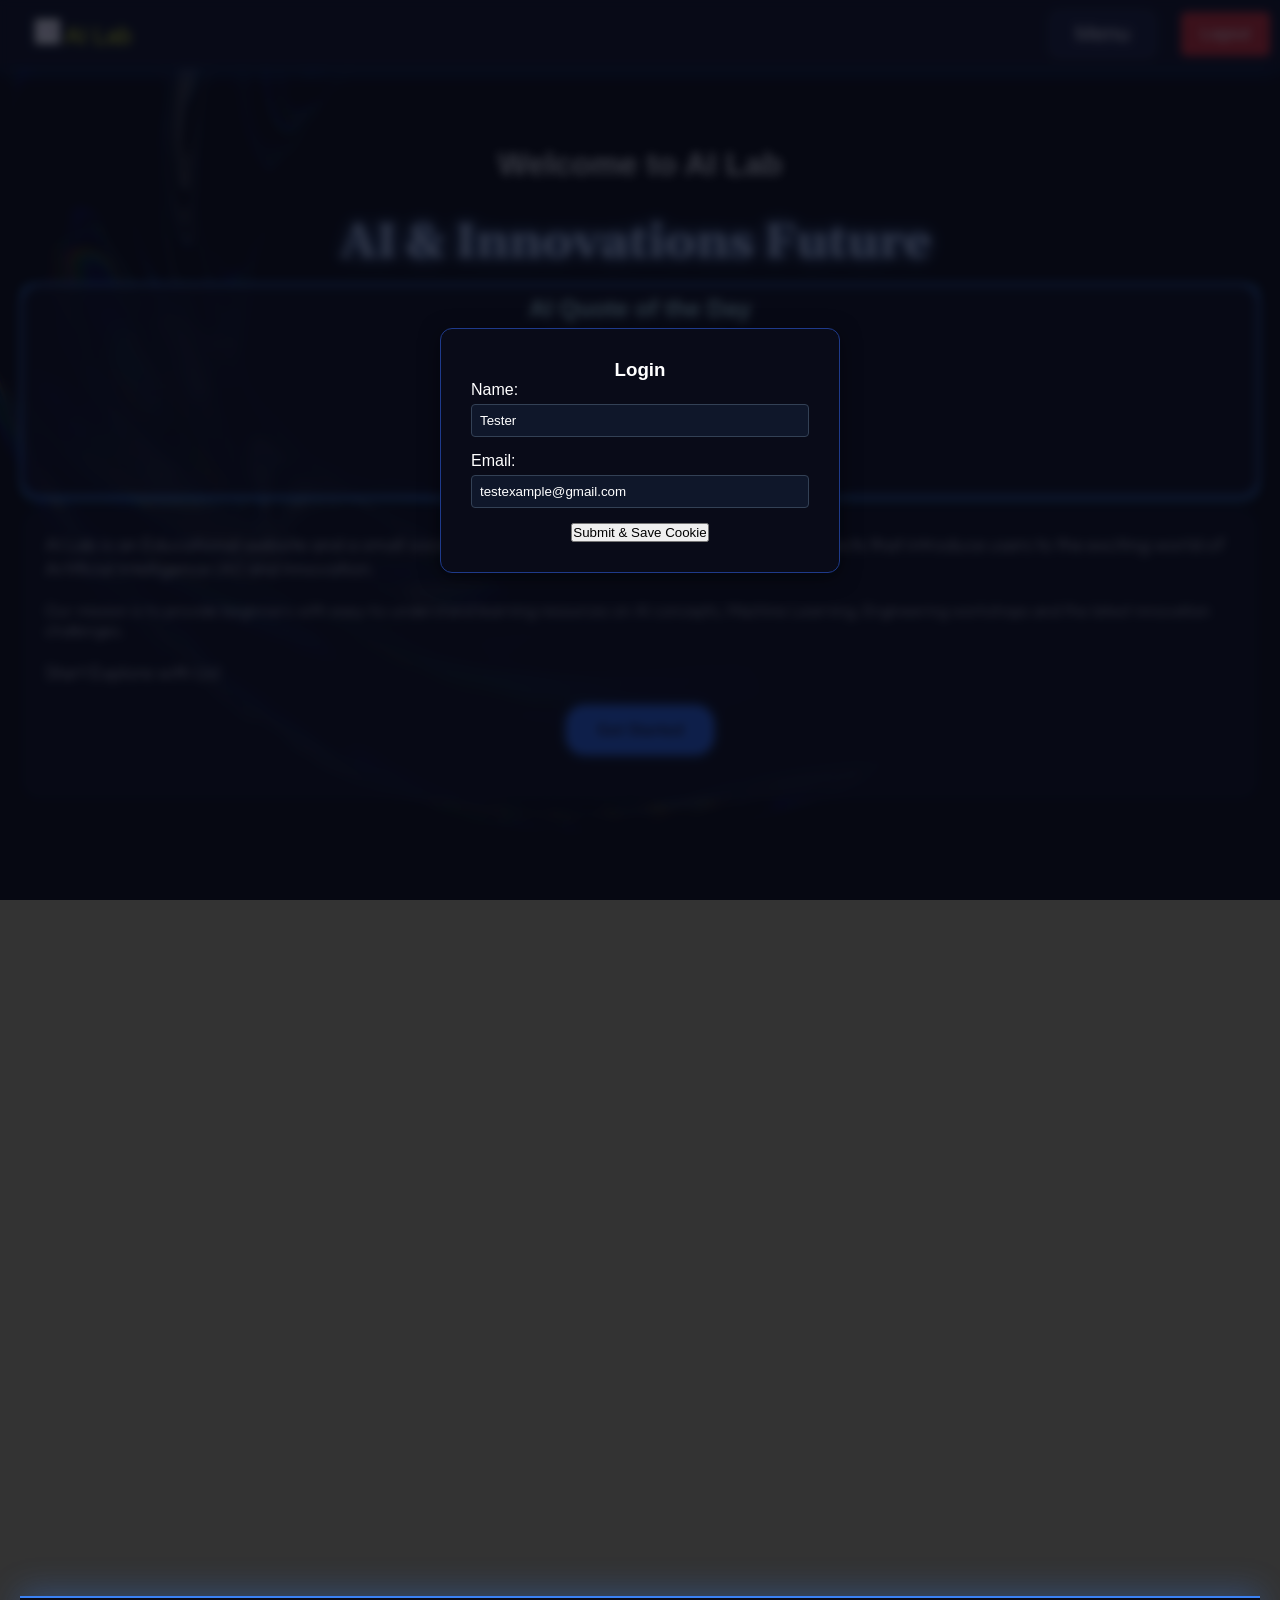
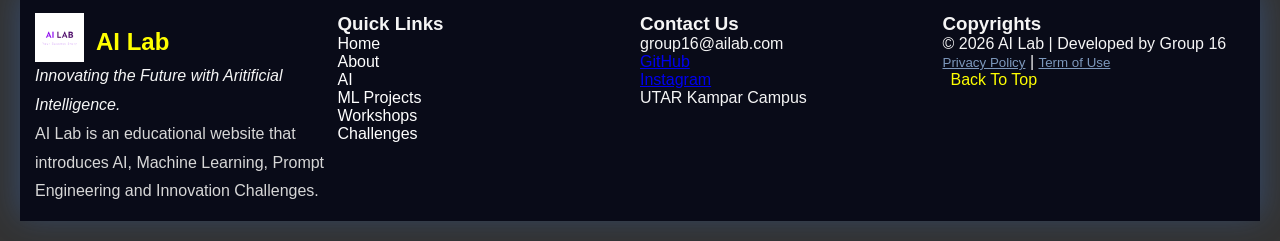
<file: index.html>
<!DOCTYPE html>
<html lang="en">

<head>
    <meta charset="utf-8">
    <meta name="viewport" content="width=device-width, initial-scale=1.0">
    <link rel="stylesheet" href="index.css">
    <title>AI Lab</title>
    <link rel="preconnect" href="https://fonts.googleapis.com">
    <link rel="preconnect" href="https://fonts.gstatic.com" crossorigin>
    <link href="https://fonts.googleapis.com/css2?family=Gelasio:ital,wght@0,400..700;1,400..700&display=swap"
        rel="stylesheet">

    <link rel="preconnect" href="https://fonts.googleapis.com">
    <link rel="preconnect" href="https://fonts.gstatic.com" crossorigin>
    <link href="https://fonts.googleapis.com/css2?family=Oswald:wght@200..700&display=swap" rel="stylesheet">

    <link rel="preconnect" href="https://fonts.googleapis.com">
    <link rel="preconnect" href="https://fonts.gstatic.com" crossorigin>
    <link href="https://fonts.googleapis.com/css2?family=Outfit:wght@100..900&display=swap" rel="stylesheet">

    <!--nunito-->
    <link rel="preconnect" href="https://fonts.googleapis.com">
    <link rel="preconnect" href="https://fonts.gstatic.com" crossorigin>
    <link href="https://fonts.googleapis.com/css2?family=Nunito:ital,wght@0,200..1000;1,200..1000&display=swap"
        rel="stylesheet">
    <style>
        span {
            font-family: "Gelasio", sans-serif;
        }

        body {
            background-color: rgba(0, 0, 0, 0.799);
            background-image: url("./images/balckbluewhiteGlass.jpg");
            font-family: 'Gill Sans', 'Gill Sans MT', Calibri, 'Trebuchet MS', sans-serif;
            background-blend-mode: overlay;

        }

        #home-box {
            font-family: "Outfit", sans-serif;
        }
        #home-box h3,
        h4 {
            font-weight: 200;
        }

        .home-box-section h3 {
            font-family: "Outfit", sans-serif;
            font-weight: 250;
        }

        .exploreBtn {
            font-family: "Nunito", sans-serif;
            font-weight: 700;
        }

        footer {
            font-family: 'Gill Sans', 'Gill Sans MT', Calibri, 'Trebuchet MS', sans-serif;
        }
    </style>
</head>

<body>
    <nav class="navbar">
        <div class="logo"><img class="logoHome" src="./images/AILablogo.png" alt="A descriptive summary of the image">
            AI Lab</div>
        <div class="hideMenu">
            <div class="menu" id="menu-toggle" style="padding:9.5% 25px; font-size: 22px;" >
                Menu
            </div>
            <ul class="nav-links">
                <li><a href="index.html">Home</a></li>
                <li><a href="aboutus.html">About</a></li>
                <li><a href="aiIntro.html">AI</a></li>
                <li><a href="machineLearning.html">ML Projects</a></li>
                <li><a href="workshop.html">Workshops</a></li>
                <li><a href="challenge.html">Challenges</a></li>
            </ul>
        </div>
        <div>
            <button id="logout-btn" onclick="logoutUser()"
                style="padding: 13.2px 20px; font-size:medium; background-color: #dc2626; color: white; border: none; border-radius: 5px; cursor: pointer;">
                Logout
            </button>
        </div>
    </nav>

    <!--introduce about AI Lab-->
    <p><br><br><br><br><br><br><br></p>

    <h1 id="title">AI Lab</h1>
    <h2 class="hero-title">
        <span class="word">AI</span>
        <span class="word"> & </span>
        <span class="word">Innovations</span>
        <span class="word">Future</span>
        <br><br>
    </h2>
    <!--quote of AI generate-->
    <div id="home-quote-intro" class="fadeSection">
        <div class="quoteBox">
            <h2>AI Quote of the Day</h2>
            <p id="quoteText">
                Loading inspirational quote...
            </p>
            <h3 id="quoteAuthor">Author</h3>
            <button id="newQuoteBtn" class="exploreBtn">New Quote</button>
        </div>

        <!--introduce AI Web-->
        <div id="home-box">
            <h3>
                AI Lab is an Educational website and a small society club, developed as one of the academic projects
                that introduce users to the
                exciting world of Artificial Intelligence (AI) and Innovation.</h3>
            <br>
            <h4>Our mission is to provide beginners with easy-to-understand learning resources on AI concepts, Machine
                Learning, Engineering workshops
                and the latest innovation challenges.
            </h4>
            <br>
            <h3>Start Explore with Us!</h3>
            <a href="#about" id="startExplore" class="exploreBtn">Get Started</a>
        </div>
    </div>

    <section class="fadeSection">
        <div class="section-content">
            <section id="about">
                <div class="home-box">
                    <div class="home-box-section">
                        <h2 class="home-card-title">About Us</h2>
                        <h3>The AI lab was created by 2026.
                            The founder of the AI Lab were Group 16:<br>
                            Let's four of us introduce about ourselves:</h3>
                        <h3 style="color:yellow; font-size: medium;"><em>click here to see our virtual representive
                                picture!</em></h3>
                        <button id="aboutUs" class="exploreBtn"> About Members </button>
                    </div>
                </div>
            </section>

            <!--introduction to ai-->
            <section id="intro">
                <div class="home-box">
                    <div class="home-box-section">
                        <h2 class="title">What is Artificial Intelligence (AI)?</h2>
                        <h3>AI is transforming the way of people work, communicate, and solve problems.
                            As the usage of AI become more widely,
                            AI is becoming an essential part of modern life.
                        </h3>
                        <button id="exploreAi" class="exploreBtn"> explore more → </button>
                    </div>
                </div>
            </section>
            <!--machine learning project-->
            <section id="ml">
                <div class="home-box">
                    <div class="home-box-section">
                        <h2 class="title">Machine Learning</h2>
                        <h3>Machine Learning is one of the most poweful branches of AI.
                            Instead of being explicitly programmed, computers learn the patterns from the data
                            and improve their performance through experience.
                        </h3>
                        <button id="exploreMl" class="exploreBtn">Introduce ML → </button>
                    </div>
                </div>
            </section>
            <!--prompt engineering workshop-->
            <section id="workshop">
                <div class="home-box">
                    <div class="home-box-section">
                        <h2 class="title">Prompt engineering workshops</h2>
                        <h3>Prompt Engineering is the skill of communicating effectively with AI models such as ChatGPT
                            and
                            Gemini.
                            A well-designed prompt helps AI generate more accurate and useful response.
                        </h3>
                        <button id="exploreWorkshop" class="exploreBtn">View more</button>
                    </div>
                </div>
            </section>
            <!--innovation challenge-->
            <section id="challenge">
                <div class="home-box">
                    <div class="home-box-section">
                        <h2 class="title">The Innovation Challenge that AI facing:</h2>
                        <h3>AI continues to revolutionize industries,
                            but it also raises important question about ethics, privacy, security, and responsible
                            innovation.
                        </h3>
                        <button id="exploreInno" class="exploreBtn">More Challenges</button>
                    </div>
                </div>
            </section>
        </div>
    </section>

    <!--footer-->
    <footer class="footer">
        <div class="footCol">
            <div class="logoLayout">
                <img class="logoFoot" src="./images/AILablogo.png" alt="A descriptive summary of the image">
                <h2 id="LogoName">AI Lab</h2>
            </div>

            <p class="footDesc">
                <em style="color: whitesmoke;">Innovating the Future with Aritificial Intelligence.</em><br>
                AI Lab is an educational website that introduces AI,
                Machine Learning, Prompt Engineering and Innovation Challenges.
                <br>
            </p>
        </div>
        <!--quick Link-->
        <div class="footCol">

            <h3>Quick Links</h3>
            <ul class="footerLinks">

                <li><a href="index.html">Home</a></li>
                <li><a href="aboutus.html">About</a></li>
                <li><a href="aiIntro.html">AI</a></li>
                <li><a href="machineLearning.html">ML Projects</a></li>
                <li><a href="workshop.html">Workshops</a></li>
                <li><a href="challenge.html">Challenges</a></li>
            </ul>
        </div>
        <div class="footCol">
            <h3>Contact Us</h3>
            <p>group16@ailab.com</p>
            <p><a href="https://github.com/yichengchai/AI-and-Innovation-Club" target="_blank">GitHub</a></p>
            <p><a href="https://www.instagram.com/chaiyc1111" target="_blank">Instagram</a></p>
            <p>UTAR Kampar Campus</p>
        </div>

        <div class="footCol">
            <h3>Copyrights</h3>
            <p>
                &copy;
                2026 AI Lab | Developed by Group 16
            </p>
            <div class="footPolicy">
                <button class="footerBtn" id="privacyLink">Privacy Policy</button>
                |
                <button class="footerBtn" id="termLink">Term of Use</button>
            </div>
            <div class="backToTop">
                <a href="#">Back To Top</a>
            </div>
        </div>
    </footer>

    <!--cookie: record the name and email addresss for later feedbackform use-->
    <div id="cookie-display" style="display: none;">
        <div id="home-cookie">
            <h3>Login</h3>
            <div class="cookie-form">
                <label for="username">Name: </label>
                <input type="text" id="username" value="Tester">
            </div>
            <div class="cookie-form">
                <label for="email">Email: </label>
                <input type="text" id="email" value="testexample@gmail.com">
            </div>
            <button onclick="submitCookieModal()">Submit & Save Cookie</button>
        </div>
    </div>

    <script>
        function getCookie(name) {
            var value = "; " + document.cookie;
            var parts = value.split("; " + name + "=");
            if (parts.length === 2) return parts.pop().split(";").shift();
            return null;
        }

        // Run when page loads
        window.onload = function () {
            var existingUser = getCookie("username");

            if (!existingUser) {
                document.getElementById("cookie-display").style.display = "flex";
                
            } else {
                
                document.getElementById("cookie-display").style.display = "none";
                
            }
        };

        function submitCookieModal() {
            var email = document.getElementById("email").value;
            var username = document.getElementById("username").value;

            if (username.trim() === "" || email.trim() === "") {
                alert("Please enter both your name and email.");
                return;
            }

            var emailCookieString = "email=" + encodeURIComponent(email) + ";path=/;SameSite=Lax";
            var nameCookieString = "username=" + encodeURIComponent(username) + ";path=/;SameSite=Lax";

            document.cookie = emailCookieString;
            document.cookie = nameCookieString;

            alert("Welcome, " + username + ". AI Lab have successfully store your information. Enjoy the AI Lab.");

            document.getElementById("cookie-display").style.display = "none";
        }

        // To log out
        function logoutUser() {
            document.cookie = "username=; path=/; expires=Thu, 01 Jan 1970 00:00:00 UTC; SameSite=Lax";
            document.cookie = "email=; path=/; expires=Thu, 01 Jan 1970 00:00:00 UTC; SameSite=Lax";

            alert("You have been logged out successfully.");

            window.location.href = window.location.pathname + window.location.search;
        }

    </script>

    <!--Pop up message for policy terms cookie-->
    <div id="policyModel" class="model">
        <div class="model-content">
            <span class="close">&times;</span>
            <h2 id="modelTitle">Header:</h2>
            <div id="modelBody">Content:</div>
        </div>
    </div>

    <!--Pop up content(hidden) unless user click-->
    <div id="privacyContent" style="display: none;">
        <p>
            AI Lab respect your privacy. This is only an education website.
        </p>
        <p>No password is collected.<br>
            No payment information is stored. <br>
            No personal information is shared.</p>
    </div>

    <div id="termContent" style="display: none;">
        <p>This website is developed for educational purpose. </p>
        <p>User mahy browse freely. All the content is for learning purposes.</p>
        <p>AI Lab is not responsible for the misuse.</p>
    </div>

    <div id="cookieContent" style="display: none;">
        <p>
            One essential cookie is used.<br>
            Purpose: reminder consent.<br>
            Duration: 5 days. <br>
            No advertising cookies.<br>
        </p>
    </div>

    <script src="homepage.js"></script>
</body>

</html>
</file>
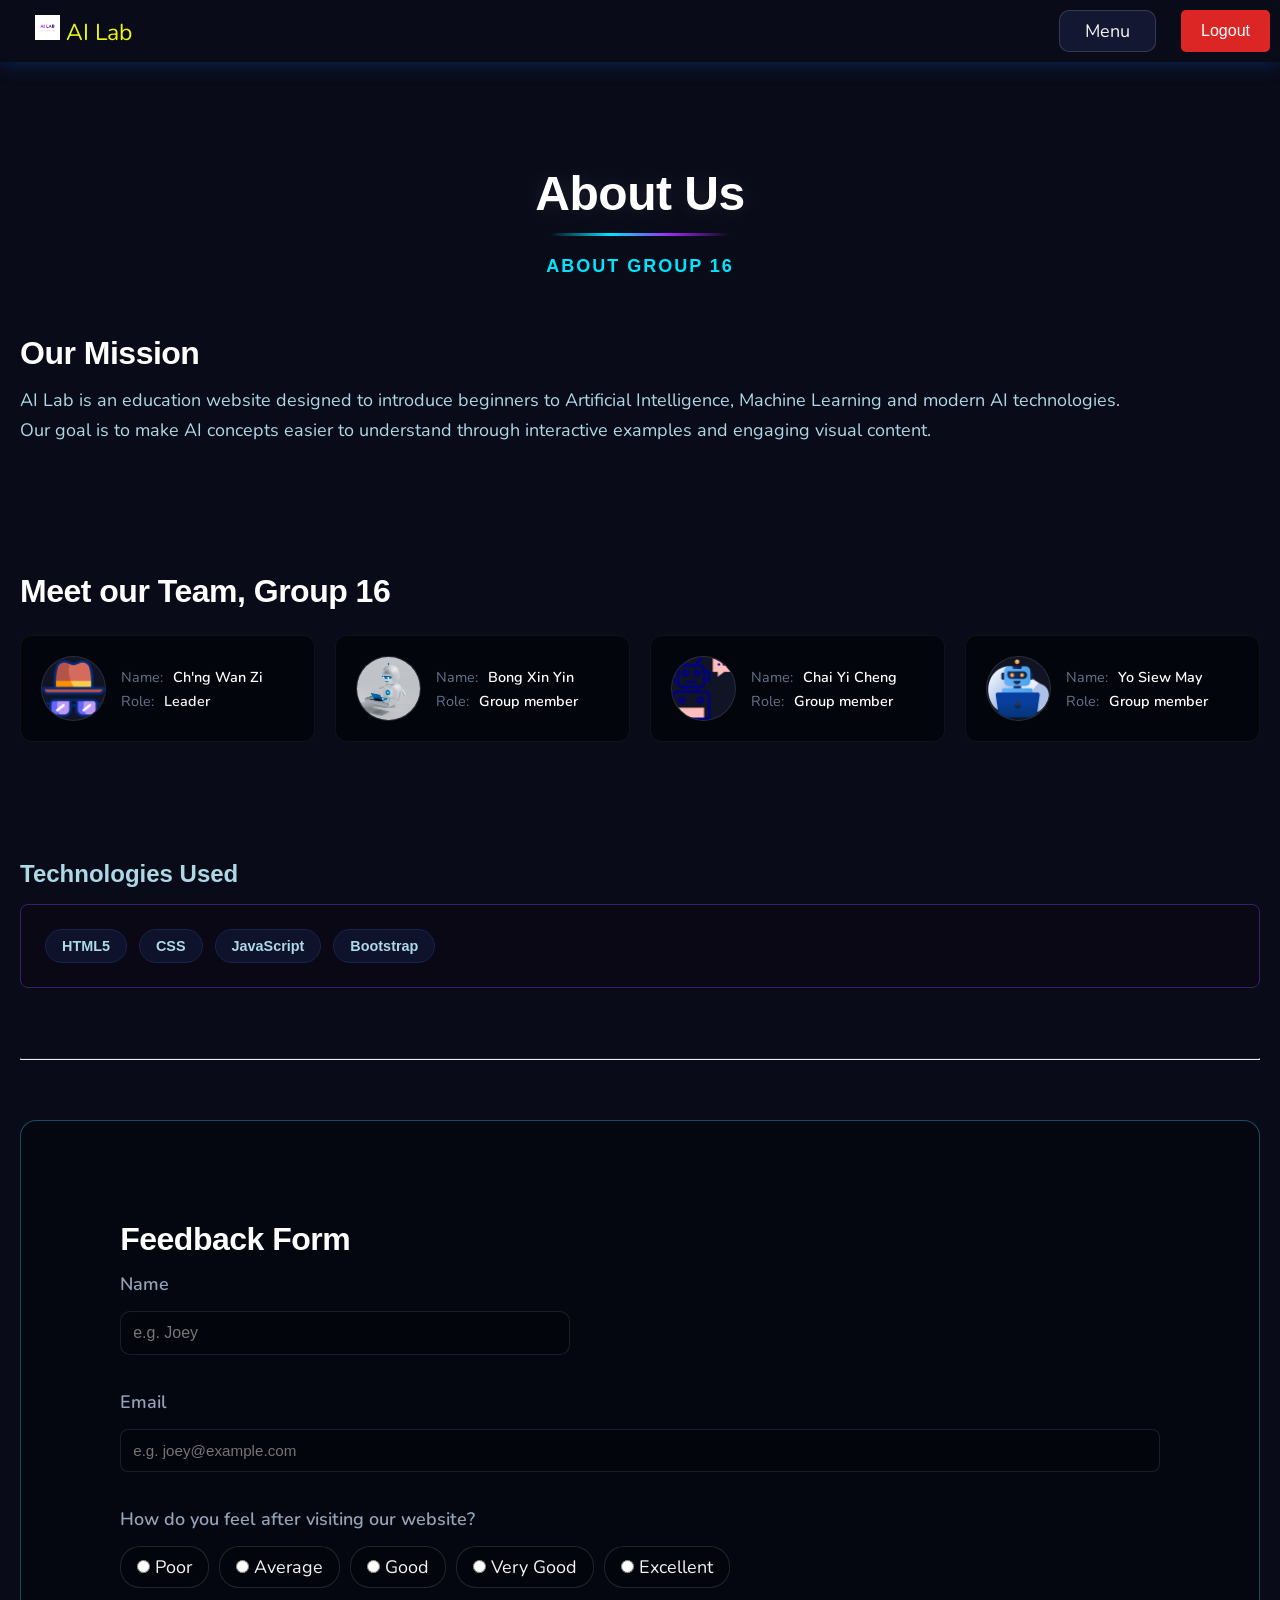
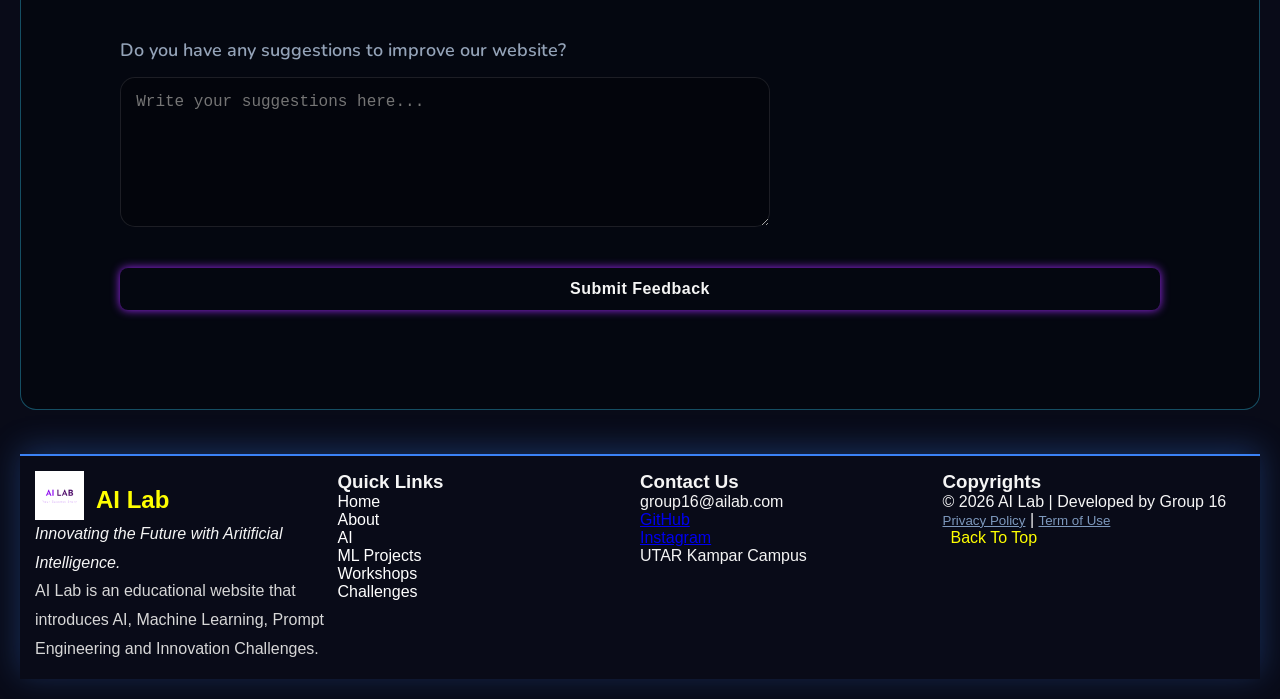
<file: aboutus.html>
<!DOCTYPE html>
<html lang="en">

<head>
    <meta charset="utf-8">
    <link rel="stylesheet" href="index.css">
    <meta name="viewport" content="width=device-width, initial-scale=1.0">
    <title>About Us</title>
    <link rel="preconnect" href="https://fonts.googleapis.com">
    <link rel="preconnect" href="https://fonts.gstatic.com" crossorigin>
    <link href="https://fonts.googleapis.com/css2?family=Nunito:ital,wght@0,200..1000;1,200..1000&display=swap"
        rel="stylesheet">

    <style>
        body {
            background-color: #090b18;
            font-family: "Nunito", sans-serif;
        }

        footer {
            font-family: 'Gill Sans', 'Gill Sans MT', Calibri, 'Trebuchet MS', sans-serif;
        }

        h1,
        h2,
        h3 {
            font-family: 'Gill Sans', 'Gill Sans MT', Calibri, 'Trebuchet MS', sans-serif;
        }
    </style>
</head>

<body>
    <!--navigation bar-->
    <nav class="navbar">
        <div class="logo"><img class="logoHome" src="./images/AILablogo.png" alt="A descriptive summary of the image">
            AI Lab</div>
        <div class="hideMenu">
            <div class="menu" id="menu-toggle">
                Menu
            </div>
            <ul class="nav-links">
                <li><a href="index.html">Home</a></li>
                <li><a href="aboutus.html">About</a></li>
                <li><a href="aiIntro.html">AI</a></li>
                <li><a href="machineLearning.html">ML Projects</a></li>
                <li><a href="workshop.html">Workshops</a></li>
                <li><a href="challenge.html">Challenges</a></li>
            </ul>
        </div>
        <div>
            <button id="logout-btn" onclick="logoutUser()"
                style="padding: 12.2px 20px; background-color: #dc2626; color: white; font-size: medium; border: none; border-radius: 5px; cursor: pointer;">
                Logout
            </button>
        </div>
    </nav>

    <br>
    <section class="mlHeader">
        <h1 class="main-ml-title">About Us</h1>
        <div class="title-divider"></div>
        <h2 class="sub-ml-title">About Group 16</h2>
    </section>

    <section class="fadeSection">
        <section class="info-description-section">
            <h2 class="section-headline">Our Mission</h2>
            <p class="body-narrative-text">
                AI Lab is an education website designed to introduce beginners to Artificial Intelligence, Machine
                Learning and modern AI technologies. Our goal is to make AI concepts easier to understand through
                interactive examples and engaging visual
                content.
            </p>
        </section>
    </section>

    <section class="fadeSection"">
        <section class=" info-description-section mt-5">
        <h2 class="section-headline mb-4">Meet our Team, <span style="color: var(--accent-cyan);">Group 16</span>
        </h2>

        <div class="profile-grid-container">
            <!-- Person 1 -->
            <div id="person1" class="pplProfile">
                <img class="profiles" src="./images/profile1.png" alt="profile1"
                    onerror="this.src='https://placehold.co'">
                <div class="meta-table-box">
                    <div class="meta-row">
                        <span class="meta-label">Name:</span>
                        <span class="meta-value">Ch'ng Wan Zi</span>
                    </div>
                    <div class="meta-row">
                        <span class="meta-label">Role:</span>
                        <span class="meta-value highlight-role">Leader</span>
                    </div>
                </div>
            </div>

            <!-- Person 2 -->
            <div id="person2" class="pplProfile">
                <img class="profiles" src="./images/profile2.jpg" alt="profile2"
                    onerror="this.src='https://placehold.co'">
                <div class="meta-table-box">
                    <div class="meta-row">
                        <span class="meta-label">Name:</span>
                        <span class="meta-value">Bong Xin Yin</span>
                    </div>
                    <div class="meta-row">
                        <span class="meta-label">Role:</span>
                        <span class="meta-value">Group member</span>
                    </div>
                </div>
            </div>

            <!-- Person 3 -->
            <div id="person3" class="pplProfile">
                <img class="profiles" src="./images/profile3.png" alt="profile3"
                    onerror="this.src='https://placehold.co'">
                <div class="meta-table-box">
                    <div class="meta-row">
                        <span class="meta-label">Name:</span>
                        <span class="meta-value">Chai Yi Cheng</span>
                    </div>
                    <div class="meta-row">
                        <span class="meta-label">Role:</span>
                        <span class="meta-value">Group member</span>
                    </div>
                </div>
            </div>

            <!-- Person 4 -->
            <div id="person4" class="pplProfile">
                <img class="profiles" src="./images/profile4.png" alt="profile4"
                    onerror="this.src='https://placehold.co'">
                <div class="meta-table-box">
                    <div class="meta-row">
                        <span class="meta-label">Name:</span>
                        <span class="meta-value">Yo Siew May</span>
                    </div>
                    <div class="meta-row">
                        <span class="meta-label">Role: </span>
                        <span class="meta-value">Group member</span>
                    </div>
                </div>
            </div>
        </div>
    </section>
    </section>

    <section class="info-description-section">
        <h3 class="about-section-headline">Technologies Used</h3>

        <div id="about-introTech">
            <span>HTML5</span>
            <span>CSS</span>
            <span>JavaScript</span>
            <span>Bootstrap</span>
        </div>
    </section>



    <hr style="border-top: 1px solid rgba(255, 255, 255, 0.08); margin: 60px 0;">

    <!-- The Submission Form -->
    <form id="feedbackForm" class="cyber-form-container" onsubmit="saveFeedback(event)">
        <h3 class="section-headline h3 text-center mb-4">Feedback Form</h3>

        <div class="feedbackform-group mb-4">
            <label for="userName" class="form-cyber-label">Name</label>
            <input type="text" id="userName" class="cyber-form-input" placeholder="e.g. Joey">
        </div>

        <div class="feedbackform-group mb-4">
            <label for="userEmail" class="form-cyber-label">Email</label>
            <input type="email" id="userEmail" class="cyber-form-input" placeholder="e.g. joey@example.com">
        </div>

        <div class="feedbackform-group mb-4">
            <label class="form-cyber-label">How do you feel after visiting our website?</label>
            <div class="rating-flex-box">
                <label class="rating-pill-btn"><input type="radio" name="satisfaction" value="Poor"> Poor</label>
                <label class="rating-pill-btn"><input type="radio" name="satisfaction" value="Average">
                    Average</label>
                <label class="rating-pill-btn"><input type="radio" name="satisfaction" value="Good"> Good</label>
                <label class="rating-pill-btn"><input type="radio" name="satisfaction" value="Very Good"> Very
                    Good</label>
                <label class="rating-pill-btn"><input type="radio" name="satisfaction" value="Excellent">
                    Excellent</label>
            </div>
        </div>

        <div class="feedbackform-group mb-4">
            <label for="comment" class="form-cyber-label">Do you have any suggestions to improve our
                website?</label>
            <textarea id="comment" class="cyber-form-input" rows="5"
                placeholder="Write your suggestions here..."></textarea>
        </div>

        <button class="exploreBtn-cyber mt-2" type="submit">Submit Feedback</button>
    </form>

    <div id="resultBox" class="submitted-box" style="display: none; margin-top: 30px;">
        <h3>Latest Submitted Feedback (From Local Storage):</h3>
        <p><strong>Name:</strong> <span id="displayName"></span></p>
        <!-- NEW: Element line added for the rating display -->
        <p><strong>Rating:</strong> <span id="displayRating"></span></p>
        <p><strong>Comments:</strong> <span id="displayComments"></span></p>
        <button onclick="clearFeedback()" class="delete-feedback-btn">
            Delete Saved Feedback
        </button>
    </div>
    </section>
    <br><br>
    <!--footer-->
    <footer class="footer">
        <div class="footCol">
            <div class="logoLayout">
                <img class="logoFoot" src="./images/AILablogo.png" alt="A descriptive summary of the image">
                <h2 id="LogoName">AI Lab</h2>
            </div>

            <p class="footDesc">
                <em style="color: whitesmoke;">Innovating the Future with Aritificial Intelligence.</em><br>
                AI Lab is an educational website that introduces AI,
                Machine Learning, Prompt Engineering and Innovation Challenges.
                <br>
            </p>
        </div>
        <!--quick Link-->
        <div class="footCol">

            <h3>Quick Links</h3>
            <ul class="footerLinks">

                <li><a href="index.html">Home</a></li>
                <li><a href="aboutus.html">About</a></li>
                <li><a href="aiIntro.html">AI</a></li>
                <li><a href="machineLearning.html">ML Projects</a></li>
                <li><a href="workshop.html">Workshops</a></li>
                <li><a href="challenge.html">Challenges</a></li>
            </ul>
        </div>
        <div class="footCol">
            <h3>Contact Us</h3>
            <p>group16@ailab.com</p>
            <p><a href="https://github.com/yichengchai/AI-and-Innovation-Club" target="_blank">GitHub</a></p>
            <p><a href="https://www.instagram.com/chaiyc1111" target="_blank">Instagram</a></p>
            <p>UTAR Kampar Campus</p>
        </div>

        <div class="footCol">
            <h3>Copyrights</h3>
            <p>
                &copy;
                2026 AI Lab | Developed by Group 16
            </p>
            <div class="footPolicy">
                <button class="footerBtn" id="privacyLink">Privacy Policy</button>
                |
                <button class="footerBtn" id="termLink">Term of Use</button>
            </div>
            <div class="backToTop">
                <a href="#">Back To Top</a>
            </div>
        </div>
    </footer>

    <!--Pop up message for policy terms cookie-->
    <div id="policyModel" class="model">
        <div class="model-content">
            <span class="close">&times;</span>
            <h2 id="modelTitle">Header:</h2>
            <div id="modelBody">Content:</div>
        </div>
    </div>

    <!--Pop up content(hidden) unless user click-->
    <div id="privacyContent" style="display: none;">
        <p>
            Ai Lab respect your privacy. This is only an education website.
        </p>
        <p>No password is collected.<br>
            No payment information is stored. <br>
            No personal information is shared.</p>
    </div>

    <div id="termContent" style="display: none;">
        <p>
            This website is developed for educational purpose. </p>
        <p>User mahy browse freely. All the content is for learning purposes.</p>
        <p>AI Lab is not responsible for the misuse.</p>
    </div>

    <script>

        //to log out
        function logoutUser() {
            document.cookie = "username=; path=/; expires=Thu, 01 Jan 1970 00:00:00 UTC; SameSite=Lax";
            document.cookie = "email=; path=/; expires=Thu, 01 Jan 1970 00:00:00 UTC; SameSite=Lax";

            alert("You have been logged out successfully.");

            window.location.href = "index.html";
        }

        function getCookie(name) {
            var value = "; " + document.cookie;
            var parts = value.split("; " + name + "=");
            if (parts.length === 2) return parts.pop().split(";").shift();
            return null;
        }

        function saveFeedback(event) {
            event.preventDefault();

            var nameValue = document.getElementById("userName").value;
            var commentsValue = document.getElementById("comment").value;

            var selectedRadio = document.querySelector('input[name="satisfaction"]:checked');
            var ratingValue = selectedRadio ? selectedRadio.value : "Not Specified";

            localStorage.setItem("userFeedbackName", nameValue);
            localStorage.setItem("userFeedbackRating", ratingValue); // NEW
            localStorage.setItem("userFeedbackComments", commentsValue);

            alert("Feedback saved locally to your browser!");

            displaySavedData();

            document.getElementById("feedbackForm").reset();
        }

        function displaySavedData() {
            var savedName = localStorage.getItem("userFeedbackName");
            var savedRating = localStorage.getItem("userFeedbackRating"); // NEW
            var savedComments = localStorage.getItem("userFeedbackComments");

            var resultBox = document.getElementById("resultBox");

            if (savedName && savedComments) {
                if (resultBox) resultBox.style.display = "block";
                document.getElementById("displayName").innerText = savedName;
                document.getElementById("displayRating").innerText = savedRating || "Not Specified"; // NEW
                document.getElementById("displayComments").innerText = savedComments;
            } else {
                if (resultBox) resultBox.style.display = "none";
            }
        }
        function clearFeedback() {
            localStorage.removeItem("userFeedbackName");
            localStorage.removeItem("userFeedbackRating"); // NEW
            localStorage.removeItem("userFeedbackComments");
            alert("Local storage cleared!");
            displaySavedData();
        }

        window.onload = function () {
            var savedCookieName = getCookie("username");
            var savedCookieEmail = getCookie("email");

            var nameInput = document.getElementById("userName");
            var emailInput = document.getElementById("userEmail");

            if (savedCookieName && nameInput) {
                nameInput.value = decodeURIComponent(savedCookieName);
            }
            if (savedCookieEmail && emailInput) {
                emailInput.value = decodeURIComponent(savedCookieEmail);
            }
            displaySavedData();
        };
    </script>

    <script src="headerFooter.js"></script>
</body>

</html>
</file>
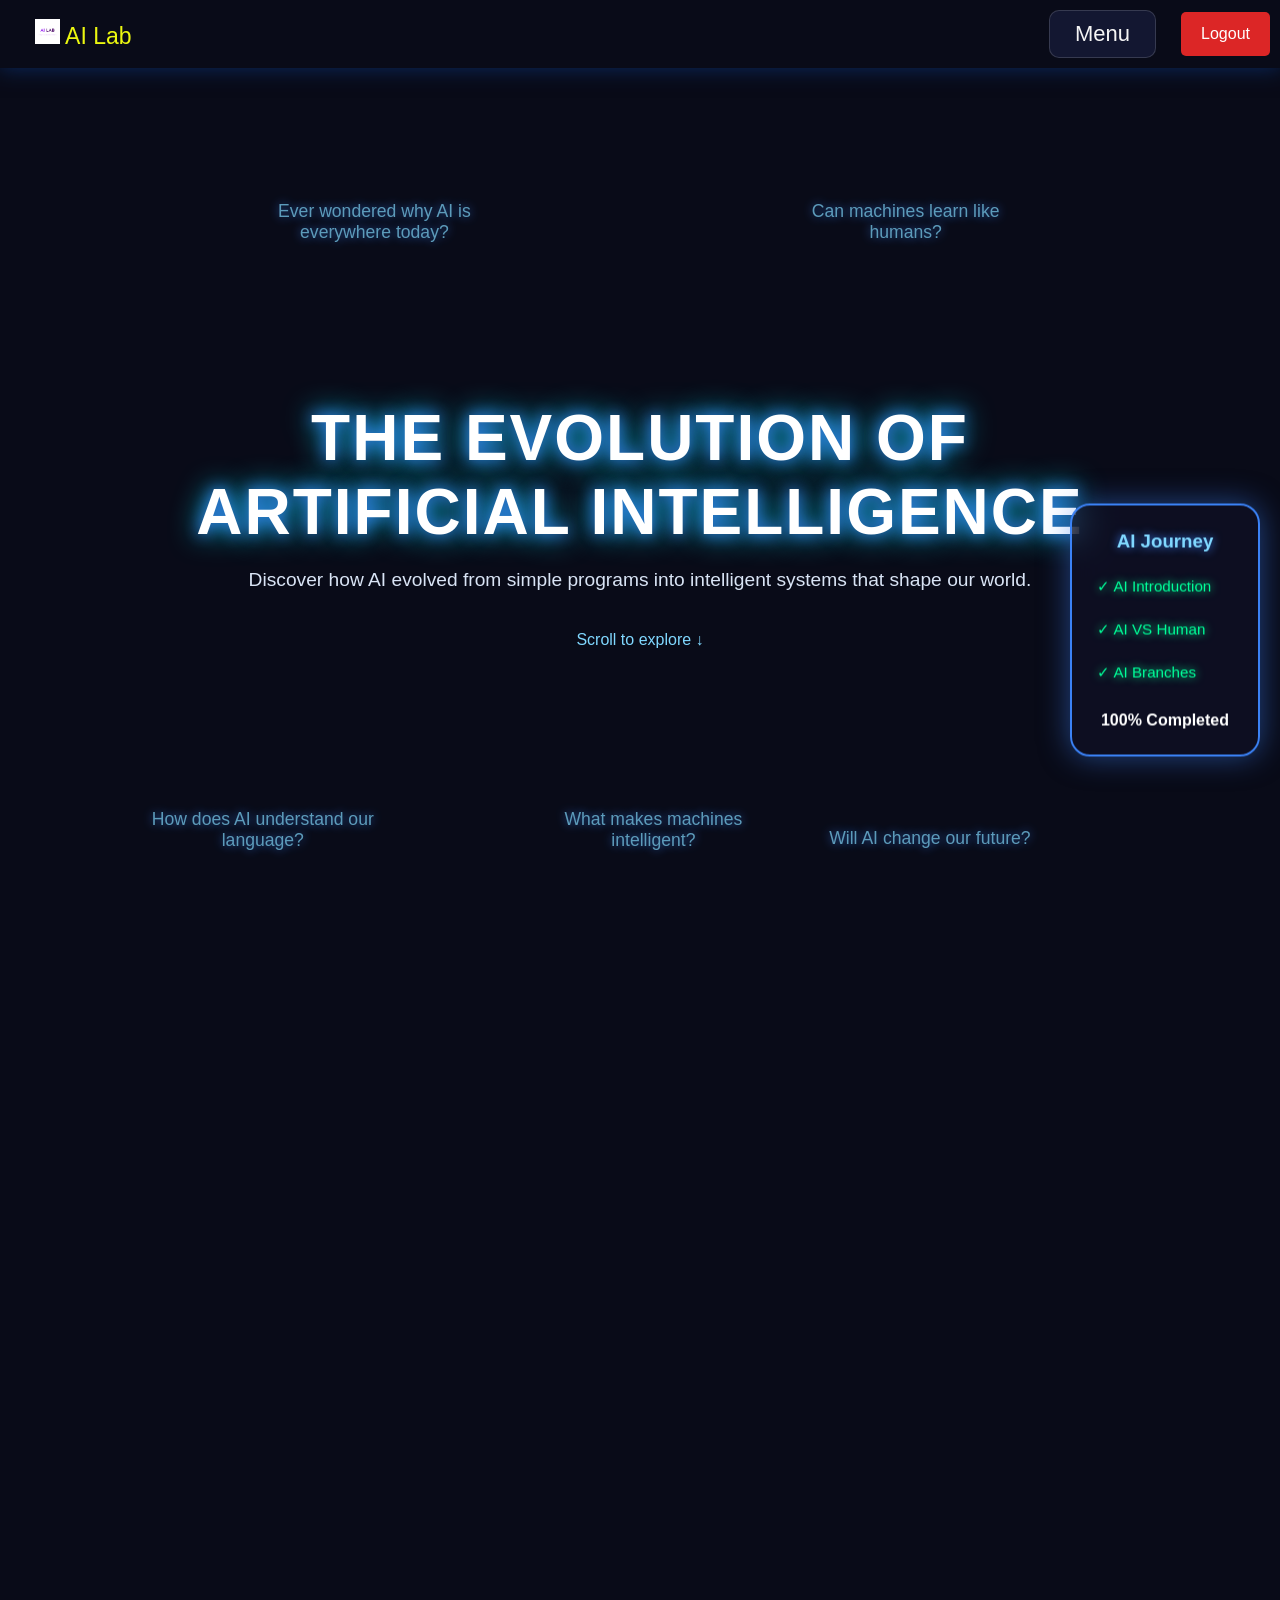
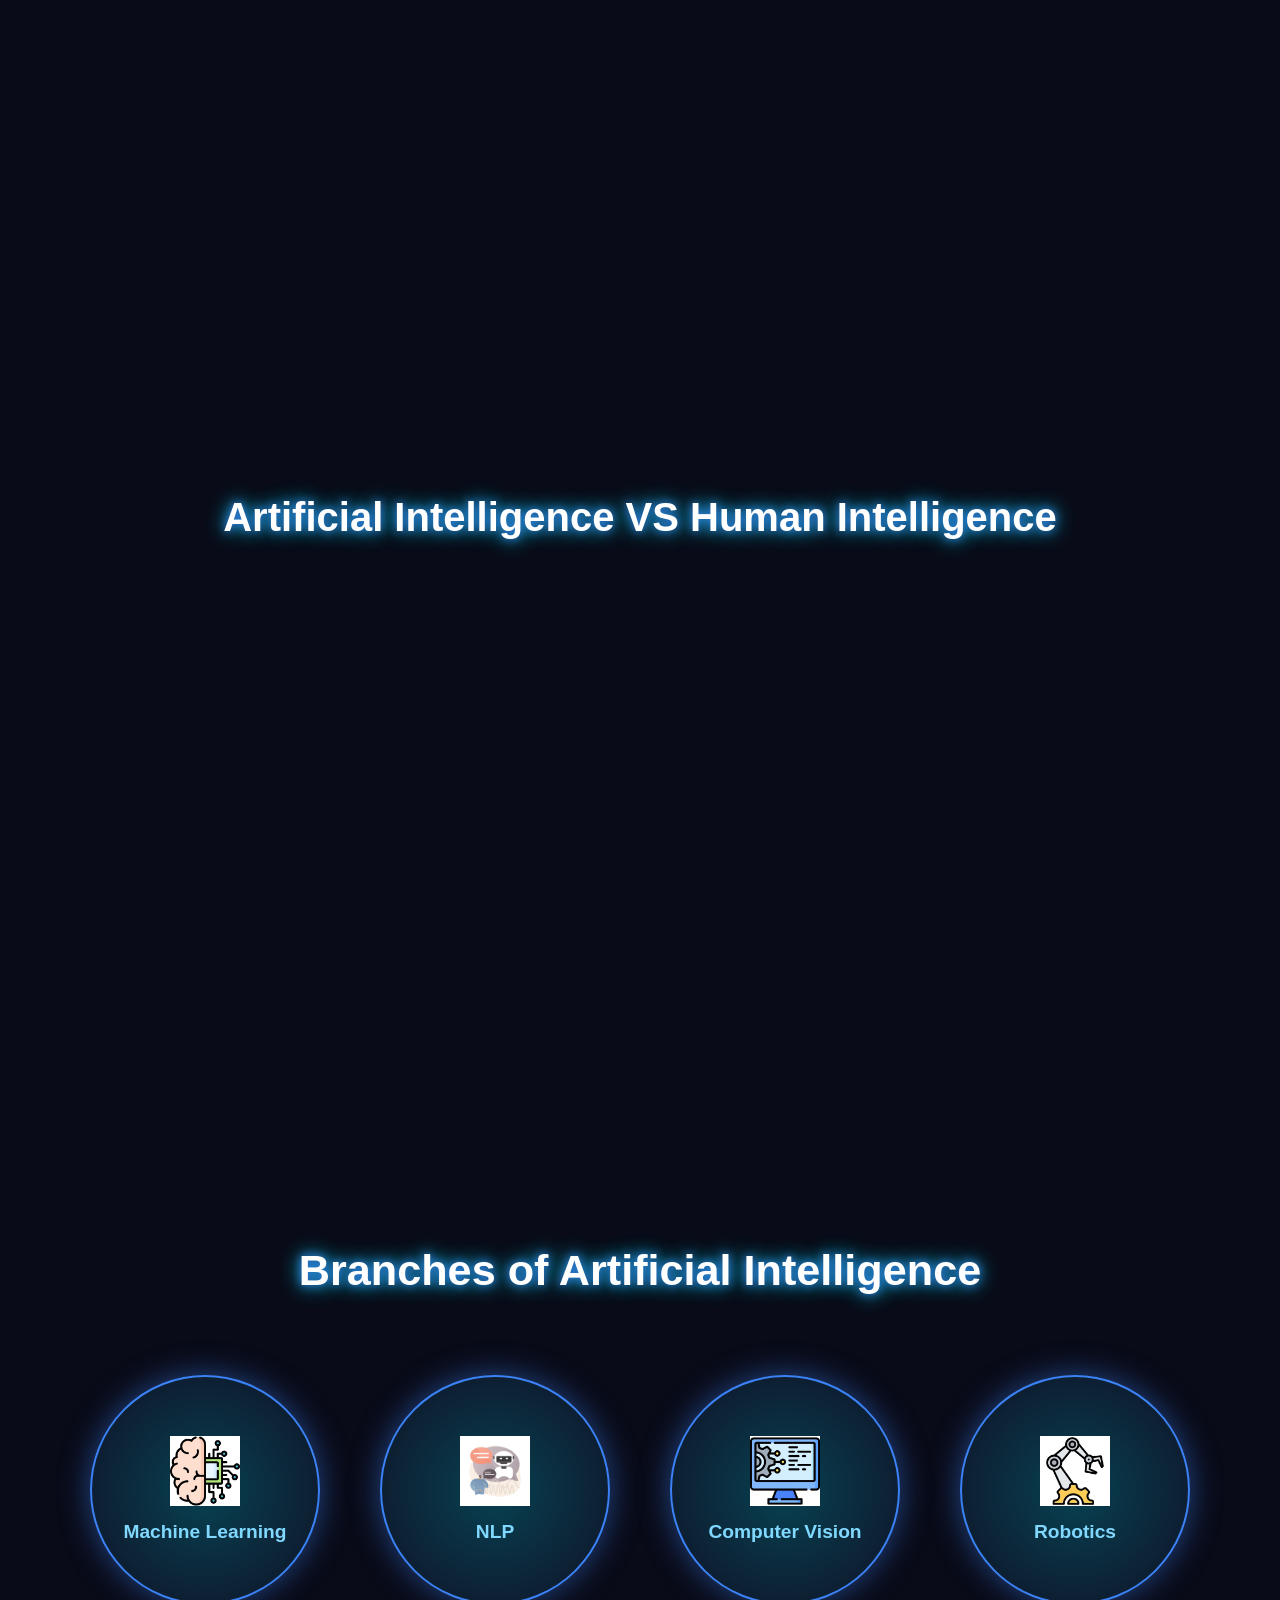
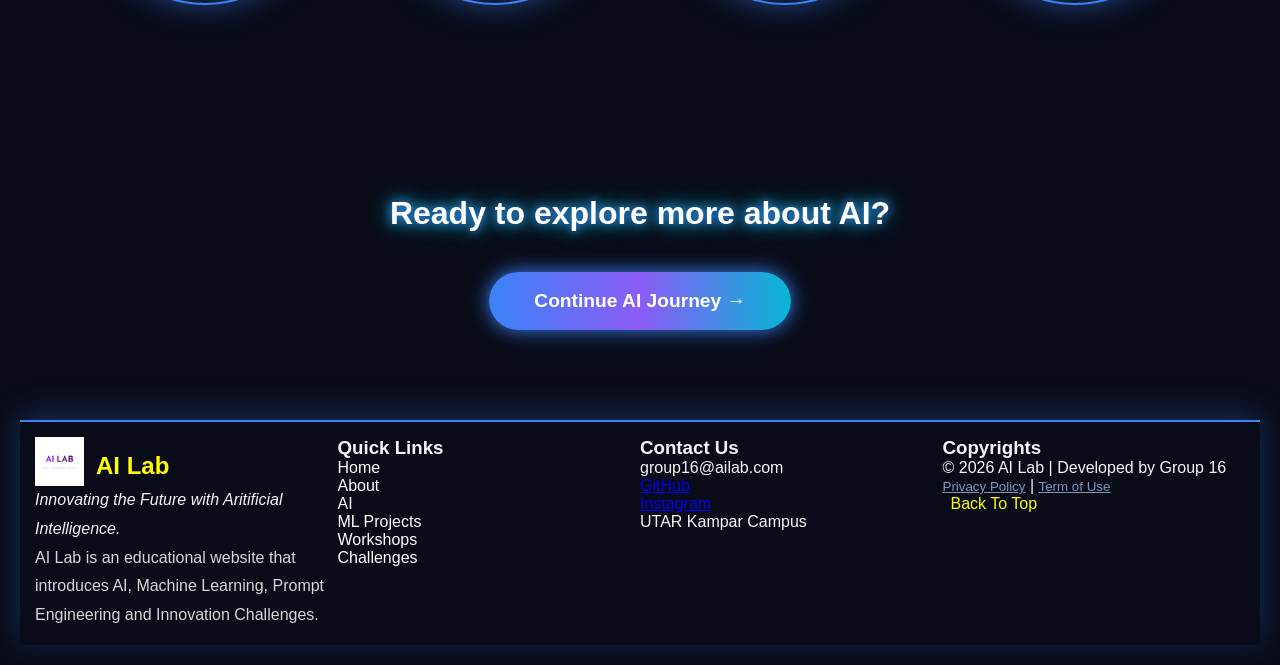
<file: aiIntro.html>
<!DOCTYPE html>
<html lang="en">

<head>
    <meta charset="utf-8">
    <meta name="viewport" content="width=device-width, initial-scale=1.0">
    <link rel="stylesheet" href="index.css">
    <link rel="stylesheet" href="aiIntro.css">
    <title>Evolution of AI</title>
</head>

<body>
    <nav class="navbar">
        <div class="logo"><img class="logoHome" src="./images/AILablogo.png" alt="A descriptive summary of the image">
            AI Lab</div>
        <div class="hideMenu">
            <div class="menu" id="menu-toggle" style="padding:9.5% 25px; font-size: 22px;" >
                Menu
            </div>
            <ul class="nav-links">
                <li><a href="index.html">Home</a></li>
                <li><a href="aboutus.html">About</a></li>
                <li><a href="aiIntro.html">AI</a></li>
                <li><a href="machineLearning.html">ML Projects</a></li>
                <li><a href="workshop.html">Workshops</a></li>
                <li><a href="challenge.html">Challenges</a></li>
            </ul>
        </div>
        <div>
            <button id="logout-btn" onclick="logoutUser()"
                style="padding: 13.2px 20px; font-size:medium; background-color: #dc2626; color: white; border: none; border-radius: 5px; cursor: pointer;">
                Logout
            </button>
        </div>
    </nav>


    <!--content-->
    <!-- =========================
     SECTION 1 : AI INTRODUCTION
========================= -->

    <section id="intro">
        <div class="aiHero">
            <div class="aiQuestion question1">
                Ever wondered why AI is everywhere today?
            </div>

            <div class="aiQuestion question2">
                Can machines learn like humans?
            </div>

            <div class="aiQuestion question3">
                How does AI understand our language?
            </div>

            <div class="aiQuestion question4">
                Will AI change our future?
            </div>

            <div class="aiQuestion question5">
                What makes machines intelligent?
            </div>

            <div class="heroTitle">
                <h1>
                    The Evolution of
                    <br>
                    Artificial Intelligence
                </h1>
                <p>
                    Discover how AI evolved from simple programs
                    into intelligent systems that shape our world.
                </p>
                <span>
                    Scroll to explore ↓
                </span>
            </div>
        </div>

        <div class="definition introCard">
            <h3>What is Artificial Intelligence?</h3>
            <p>
                Artificial Intelligence (AI) is a branch of computer science that
                enables machines to imitate human intelligence. It allows computers
                to learn from data, recognize patterns, solve problems, and make
                decisions.
            </p>
        </div>

        <div class="history introCard">

            <h3>History of AI</h3>
            <div class="timeline">
                <div class="timelineItem">
                    <div class="timelineDot"></div>
                    <div class="timelineContent">
                        <h4>1950s</h4>
                        <h5>The Beginning</h5>
                        <p>
                            The journey of AI began when researchers explored
                            creating machines that could simulate human intelligence.
                            Alan Turing introduced the Turing Test in 1950.
                        </p>
                    </div>
                </div>



                <div class="timelineItem">
                    <div class="timelineDot"></div>
                    <div class="timelineContent">
                        <h4>1960s-1980s</h4>
                        <h5>Growth and Development</h5>
                        <p>
                            AI expanded through expert systems and improved
                            computing power. Machine learning techniques allowed
                            computers to analyze data.
                        </p>
                    </div>
                </div>

                <div class="timelineItem">
                    <div class="timelineDot"></div>
                    <div class="timelineContent">
                        <h4>2010s</h4>
                        <h5>Resurgence of AI</h5>
                        <p>
                            Deep learning and big data caused rapid AI growth.
                            Image recognition and voice assistants became popular.
                        </p>
                    </div>
                </div>

                <div class="timelineItem">
                    <div class="timelineDot"></div>
                    <div class="timelineContent">
                        <h4>2020s</h4>
                        <h5>Generative AI Era</h5>
                        <p>
                            Generative AI allows machines to create text,
                            images and videos, transforming technology.
                        </p>
                    </div>
                </div>
            </div>
        </div>

        <div class="ExistingOfAi introCard">
            <h3>Why AI Exists?</h3>
            <p>
                Artificial Intelligence was created to help humans handle complex
                tasks, analyze large amounts of information, and improve efficiency.
                By allowing machines to learn and make decisions, AI can assist
                people in solving problems, automating repetitive work, and creating
                new possibilities across different industries.
            </p>
        </div>
    </section>

    <!-- =========================
     SECTION 2 : AI VS HUMAN
========================= -->
    <section id="compare">
        <h2>
            Artificial Intelligence VS Human Intelligence
        </h2>
        <div class="compareTable compareReveal">
            <div class="compareRow">

                <div class="compareCell">
                    ⚡ Difference
                </div>

                <div class="compareCell">
                    🤖 Artificial Intelligence
                </div>

                <div class="compareCell">
                    🧠 Human Intelligence
                </div>
            </div>

            <div class="compareRow">

                <div class="compareCell">
                    Learning
                </div>

                <div class="compareCell">
                    Learns from data and patterns
                </div>

                <div class="compareCell">
                    Learns from experiences and emotions
                </div>
            </div>

            <div class="compareRow">

                <div class="compareCell">
                    Decision Making
                </div>

                <div class="compareCell">
                    Uses algorithms and data
                </div>

                <div class="compareCell">
                    Uses reasoning and emotions
                </div>
            </div>

            <div class="compareRow">

                <div class="compareCell">
                    Creativity
                </div>

                <div class="compareCell">
                    Generates ideas based on existing data
                </div>

                <div class="compareCell">
                    Creates original concepts
                </div>
            </div>
        </div>
    </section>

    <!-- =========================
     SECTION 3 : BRANCHES OF AI
========================= -->

    <section id="branchesOfAi">
        <h2>
            Branches of Artificial Intelligence
        </h2>
        <div class="branchesContent">
            <div class="aiBranch">
                <div class="circle">
                    <img src="images/machineLearning.jpeg" alt="Machine Learning">
                    <h4>
                        Machine Learning
                    </h4>
                    <p>
                        AI that allows computers to learn from data
                        and improve performance over time.
                    </p>
                </div>
            </div>

            <div class="aiBranch">
                <div class="circle">
                    <img src="images/NLP.jpeg" alt="Natural Language Processing">
                    <h4>
                        NLP
                    </h4>
                    <p>
                        Natural Language Processing helps machines understand and process human language.
                    </p>
                </div>
            </div>

            <div class="aiBranch">
                <div class="circle">
                    <img src="images/computerVision.jpeg" alt="Computer Vision">
                    <h4>
                        Computer Vision
                    </h4>
                    <p>
                        Enables AI systems to understand
                        images and visual information.
                    </p>
                </div>
            </div>

            <div class="aiBranch">
                <div class="circle">
                    <img src="images/robotics.jpeg" alt="Robotics">
                    <h4>
                        Robotics
                    </h4>
                    <p>
                        Combines AI with machines to perform
                        tasks automatically.
                    </p>
                </div>
            </div>
        </div>
    </section>

    <section class="nextPageSection">
        <h2>Ready to explore more about AI?</h2>
        <a href="aiIntro2.html" class="nextPageBtn">
            Continue AI Journey →
        </a>
    </section>

    <!--footer-->
    <footer class="footer">
        <div class="footCol">
            <div class="logoLayout">
                <img class="logoFoot" src="./images/AILablogo.png" alt="A descriptive summary of the image">
                <h2 id="LogoName">AI Lab</h2>
            </div>

            <p class="footDesc">
                <em style="color: whitesmoke;">Innovating the Future with Aritificial Intelligence.</em><br>
                AI Lab is an educational website that introduces AI,
                Machine Learning, Prompt Engineering and Innovation Challenges.
                <br>
            </p>
        </div>
        <!--quick Link-->
        <div class="footCol">

            <h3>Quick Links</h3>
            <ul class="footerLinks">

                <li><a href="index.html">Home</a></li>
                <li><a href="aboutus.html">About</a></li>
                <li><a href="aiIntro.html">AI</a></li>
                <li><a href="machineLearning.html">ML Projects</a></li>
                <li><a href="workshop.html">Workshops</a></li>
                <li><a href="challenge.html">Challenges</a></li>
            </ul>
        </div>
        <div class="footCol">
            <h3>Contact Us</h3>
            <p>group16@ailab.com</p>
            <p><a href="https://github.com/yichengchai/AI-and-Innovation-Club" target="_blank">GitHub</a></p>
            <p><a href="https://www.instagram.com/chaiyc1111" target="_blank">Instagram</a></p>
            <p>UTAR Kampar Campus</p>
        </div>

        <div class="footCol">
            <h3>Copyrights</h3>
            <p>
                &copy;
                2026 AI Lab | Developed by Group 16
            </p>
            <div class="footPolicy">
                <button class="footerBtn" id="privacyLink">Privacy Policy</button>
                |
                <button class="footerBtn" id="termLink">Term of Use</button>
            </div>
            <div class="backToTop">
                <a href="#">Back To Top</a>
            </div>
        </div>
    </footer>

    <!--Pop up message for policy terms cookie-->
    <div id="policyModel" class="model">
        <div class="model-content">
            <span class="close">&times;</span>
            <h2 id="modelTitle">Header:</h2>
            <div id="modelBody">Content:</div>
        </div>
    </div>

    <!--Pop up content(hidden) unless user click-->
    <div id="privacyContent" style="display: none;">
        <p>
            AI Lab respect your privacy. This is only an education website.
        </p>
        <p>No password is collected.<br>
            No payment information is stored. <br>
            No personal information is shared.</p>
    </div>

    <div id="termContent" style="display: none;">
        <p>
            This website is developed for educational purpose. </p>
        <p>User mahy browse freely. All the content is for learning purposes.</p>
        <p>AI Lab is not responsible for the misuse.</p>
    </div>


    <!-- =========================
     AI LEARNING PROGRESS
========================= -->
    <div class="learningTracker">
        <h3>
            AI Journey
        </h3>
        <div class="progressStep" id="stepIntro">

            ○ AI Introduction
        </div>

        <div class="progressStep" id="stepCompare">

            ○ AI VS Human
        </div>

        <div class="progressStep" id="stepBranch">

            ○ AI Branches
        </div>

        <div class="progressPercent">

            0% Completed
        </div>
    </div>
    <script>
        //to log out]
        // Universal function to clear cookies from any subpage
        function logoutUser() {
            // Setting an expiration date in the past deletes the cookies site-wide (path=/)
            document.cookie = "username=; path=/; expires=Thu, 01 Jan 1970 00:00:00 UTC; SameSite=Lax";
            document.cookie = "email=; path=/; expires=Thu, 01 Jan 1970 00:00:00 UTC; SameSite=Lax";

            alert("You have been logged out successfully.");

            // Redirects the user instantly back to the homepage to log in again
            window.location.href = "index.html";
        }


    </script>
    <script src="headerFooter.js"></script>
    <script src="aiIntro.js"></script>
</body>

</html>
</file>
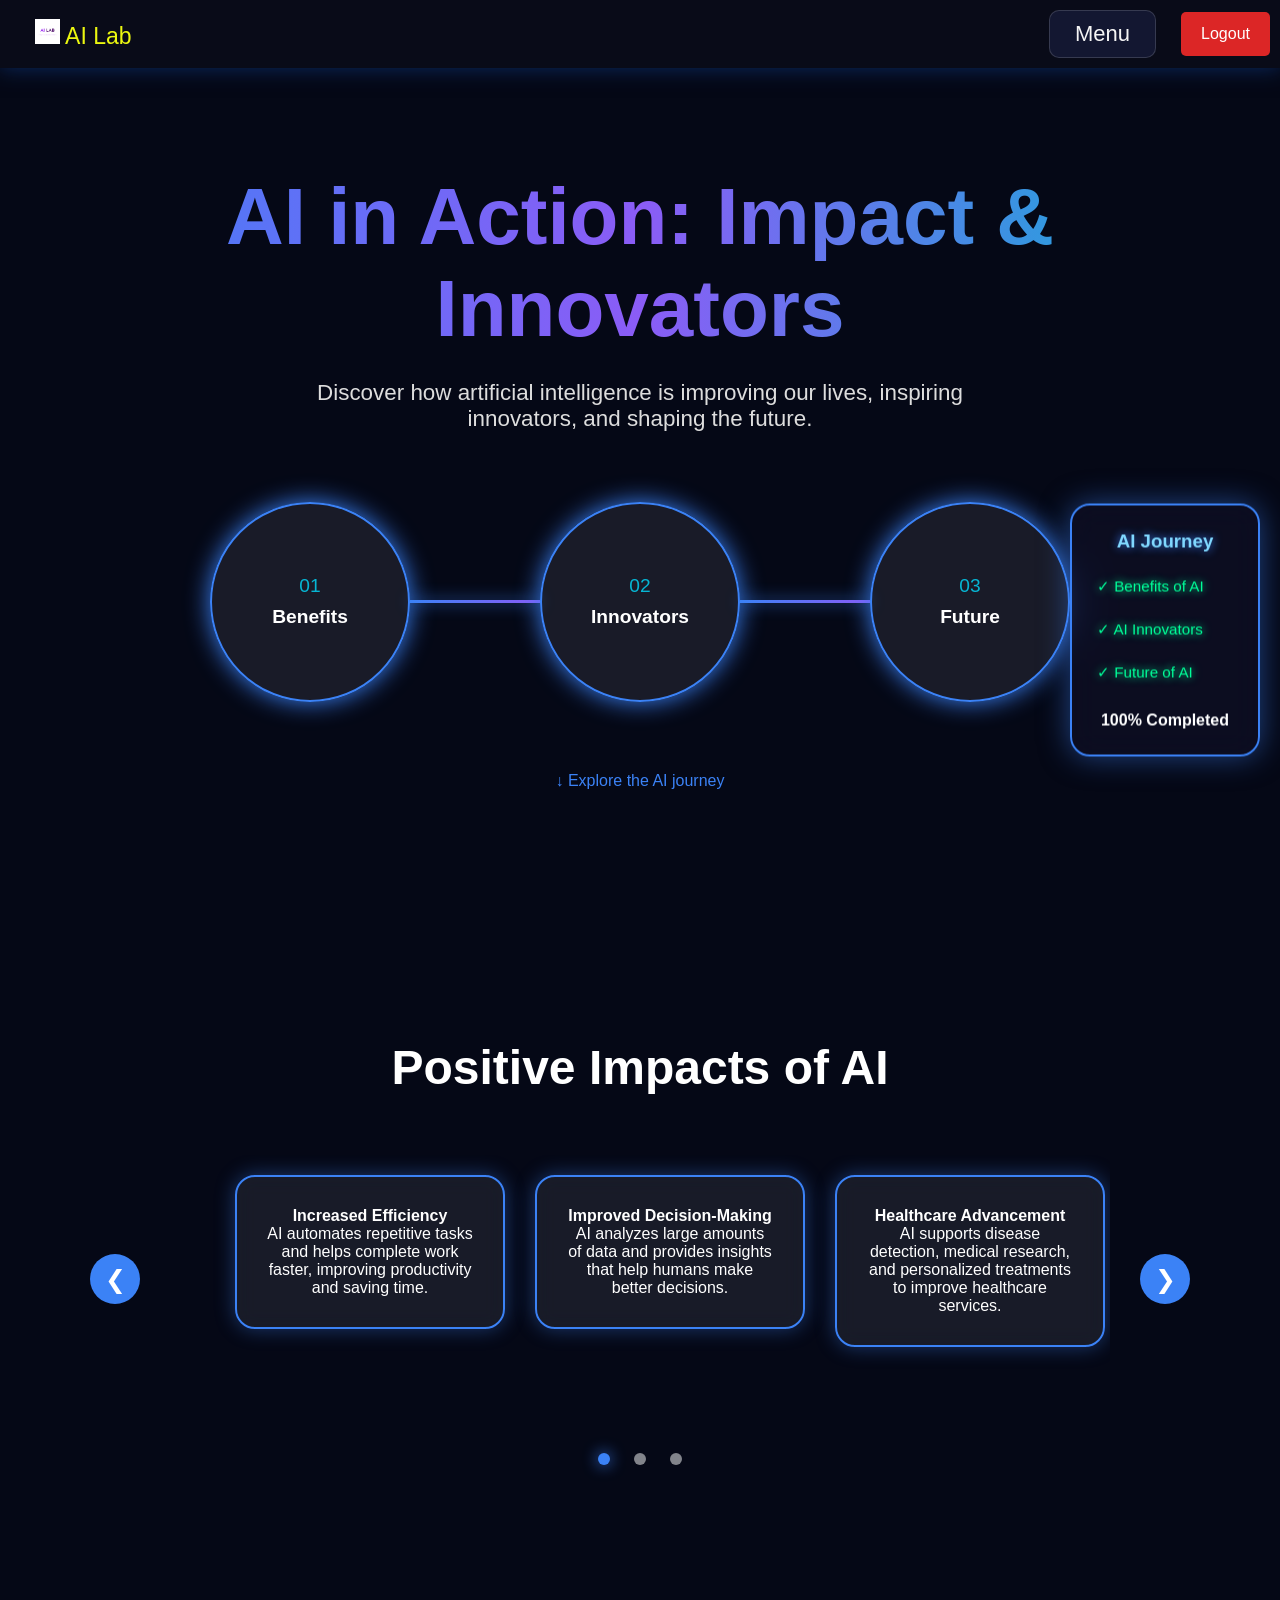
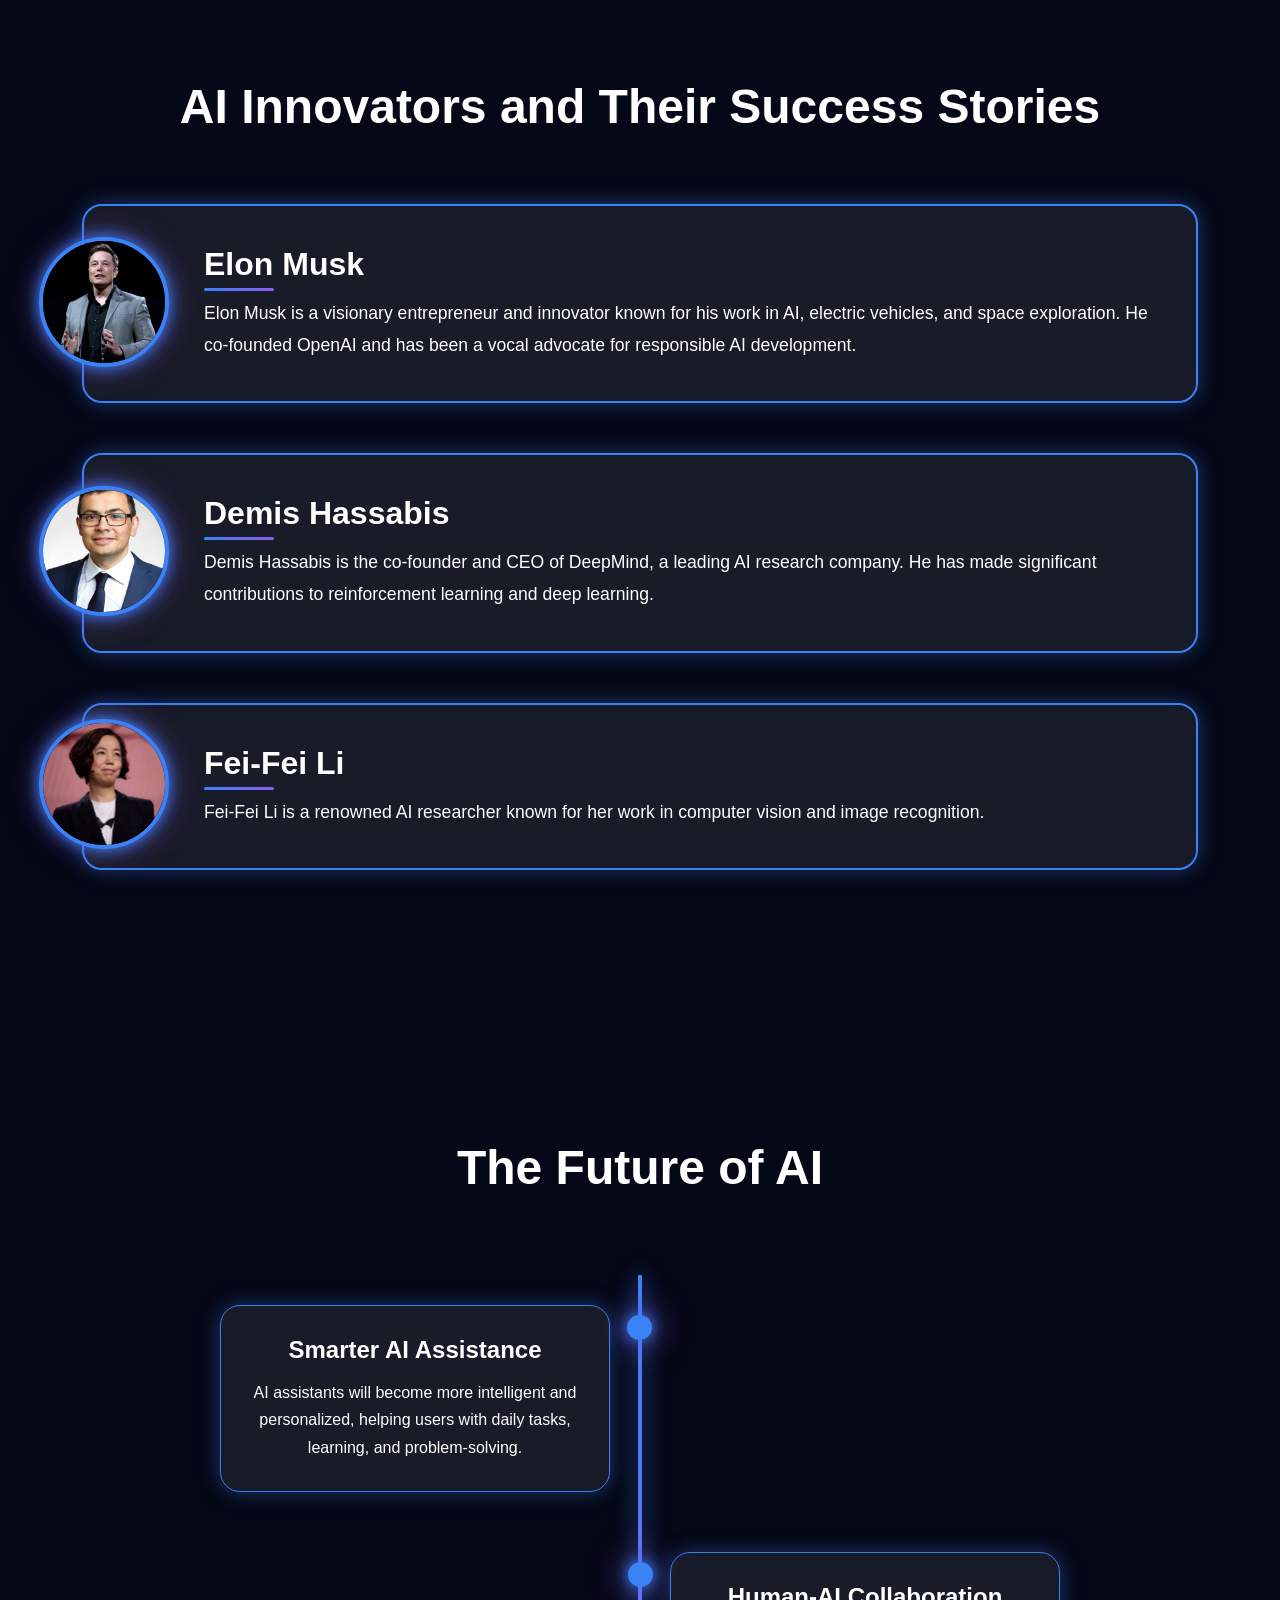
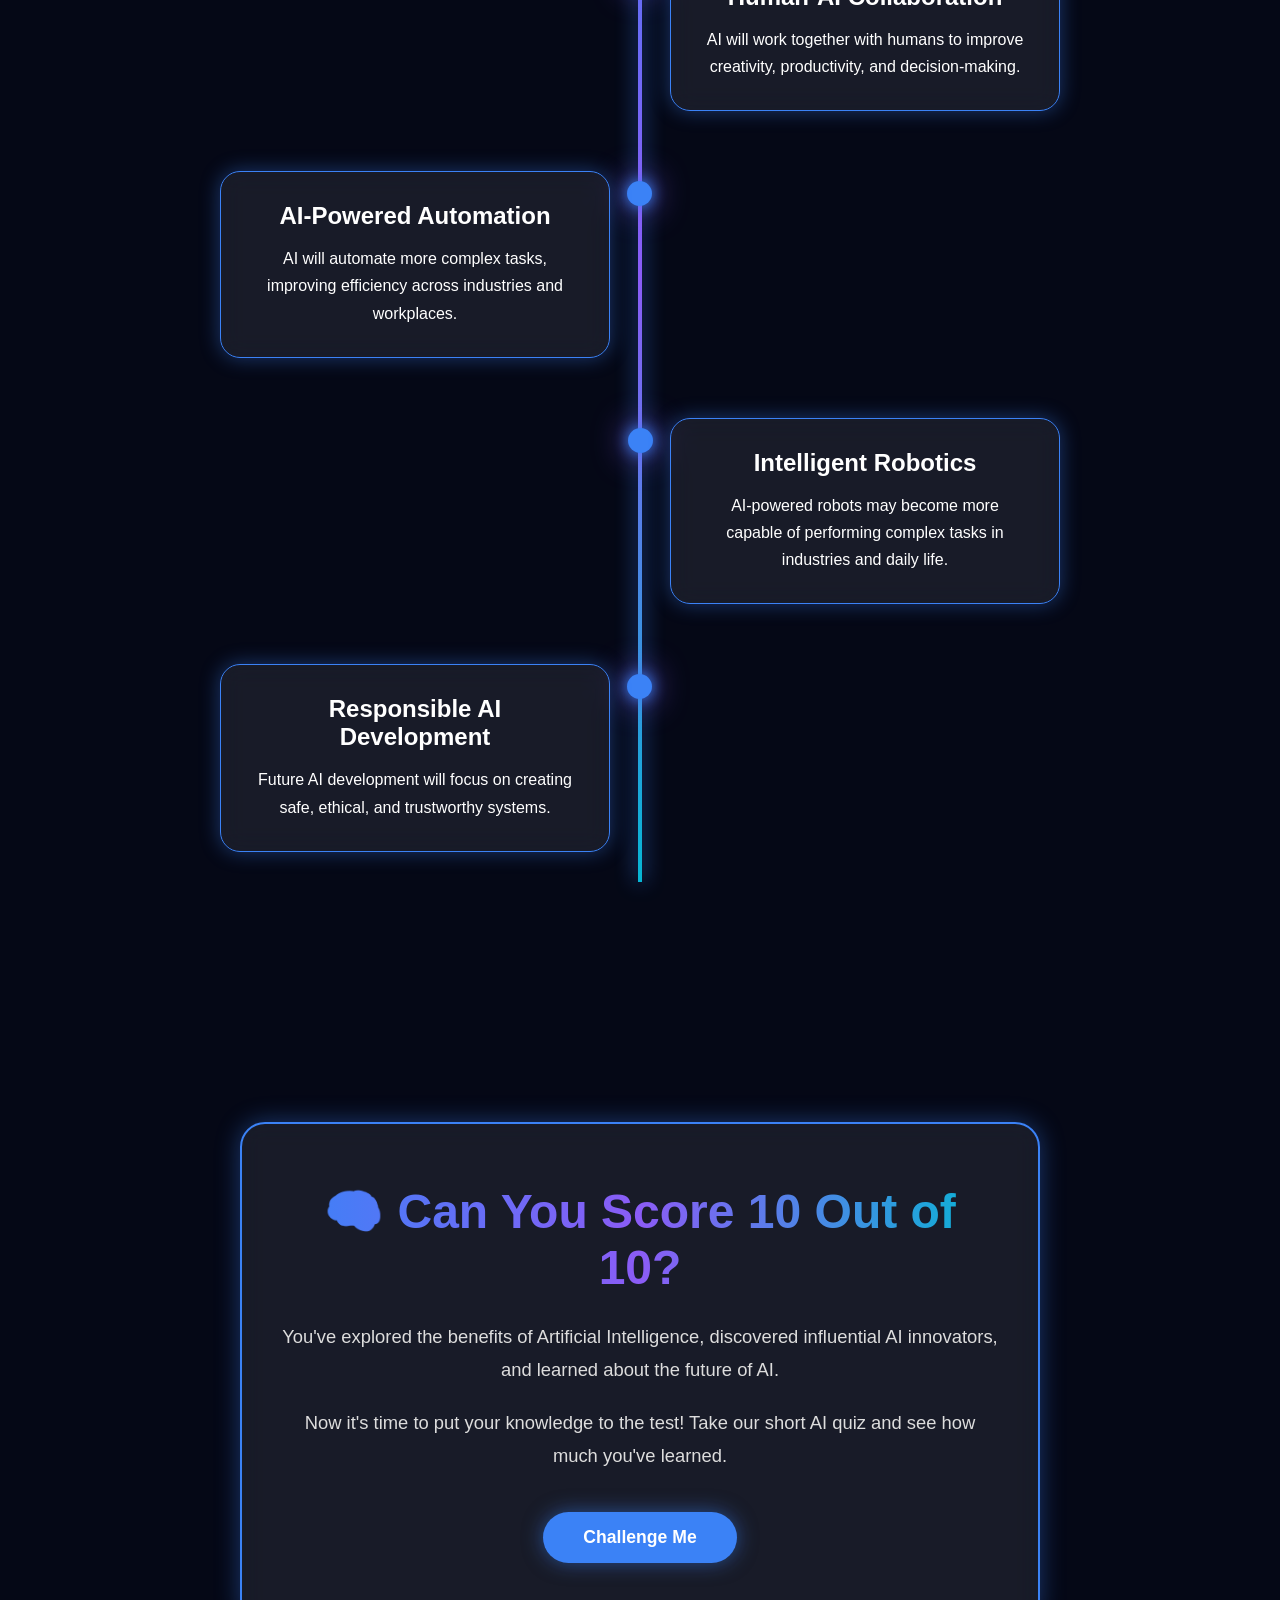
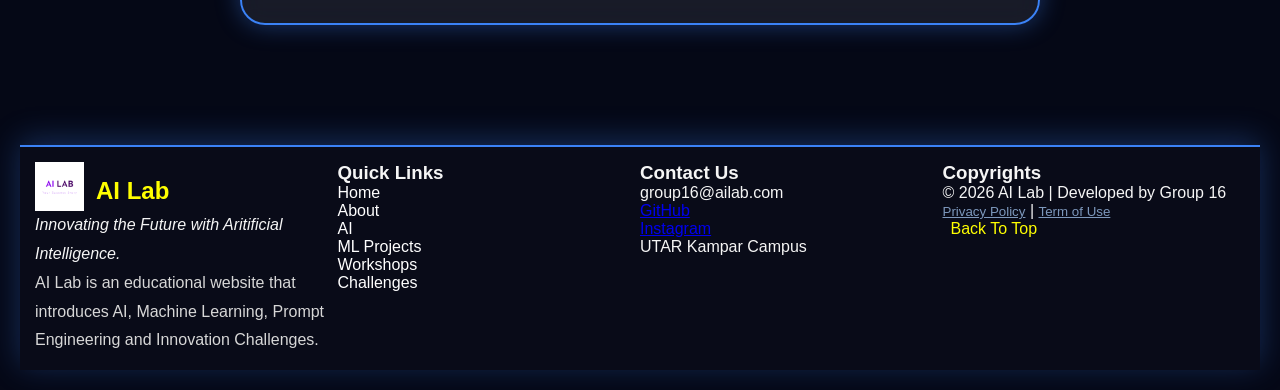
<file: aiIntro2.html>
<!DOCTYPE html>
<html lang="en">

<head>
    <meta charset="utf-8">
    <meta name="viewport" content="width=device-width, initial-scale=1.0">
    <link rel="stylesheet" href="index.css">
    <link rel="stylesheet" href="aiIntro2.css">
    <title>More on AI</title>
</head>

<body>
    <nav class="navbar">
        <div class="logo"><img class="logoHome" src="./images/AILablogo.png" alt="A descriptive summary of the image">
            AI Lab</div>
        <div class="hideMenu">
            <div class="menu" id="menu-toggle" style="padding:9.5% 25px; font-size: 22px;" >
                Menu
            </div>
            <ul class="nav-links">
                <li><a href="index.html">Home</a></li>
                <li><a href="aboutus.html">About</a></li>
                <li><a href="aiIntro.html">AI</a></li>
                <li><a href="machineLearning.html">ML Projects</a></li>
                <li><a href="workshop.html">Workshops</a></li>
                <li><a href="challenge.html">Challenges</a></li>
            </ul>
        </div>
        <div>
            <button id="logout-btn" onclick="logoutUser()"
                style="padding: 13.2px 20px; font-size:medium; background-color: #dc2626; color: white; border: none; border-radius: 5px; cursor: pointer;">
                Logout
            </button>
        </div>
    </nav>

    <!--content-->
    <section id="aiJourney">
        <div class="journeyIntro">
            <h1>AI in Action: Impact & Innovators</h1>
            <p>
                Discover how artificial intelligence is improving our lives,
                inspiring innovators, and shaping the future.
            </p>

            <div class="journeyNodes">

                <div class="journeyNode">
                    <span>01</span>
                    <h3>Benefits</h3>
                </div>


                <div class="line"></div>


                <div class="journeyNode">
                    <span>02</span>
                    <h3>Innovators</h3>
                </div>


                <div class="line"></div>


                <div class="journeyNode">
                    <span>03</span>
                    <h3>Future</h3>
                </div>

            </div>
            <div class="scrollText">
                ↓ Explore the AI journey
            </div>
        </div>

    </section>
    <section id="aiImpact">
        <h3>Positive Impacts of AI</h3>
        <div class="benefitSlider">
            <button class="prevBtn">❮</button>
            <div class="benefitWindow">
                <div class="benefitTrack">
                    <div class="benefit">
                        <div class="benefitContent">
                            <h4>Increased Efficiency</h4>
                            <p>AI automates repetitive tasks and helps complete work faster, improving productivity and
                                saving time.</p>
                        </div>
                    </div>

                    <div class="benefit">
                        <div class="benefitContent">
                            <h4>Improved Decision-Making</h4>
                            <p>AI analyzes large amounts of data and provides insights that help humans make better
                                decisions.</p>
                        </div>
                    </div>

                    <div class="benefit">
                        <div class="benefitContent">
                            <h4>Healthcare Advancement</h4>
                            <p>AI supports disease detection, medical research, and personalized treatments to improve
                                healthcare services.</p>
                        </div>
                    </div>

                    <div class="benefit">
                        <div class="benefitContent">
                            <h4>Personalized Learning</h4>
                            <p>AI creates customized learning experiences by adapting to students' needs, abilities, and
                                learning progress.</p>
                        </div>
                    </div>

                    <div class="benefit">
                        <div class="benefitContent">
                            <h4>Enhanced Creativity</h4>
                            <p>AI assists people in generating ideas, designing content, and exploring new forms of
                                creativity.</p>
                        </div>
                    </div>

                    <div class="benefit">
                        <div class="benefitContent">
                            <h4>Automation of Tasks</h4>
                            <p>AI can perform routine and complex tasks automatically, reducing human workload and
                                increasing convenience.</p>
                        </div>
                    </div>

                    <div class="benefit">
                        <div class="benefitContent">
                            <h4>Improved Safety and Security</h4>
                            <p>AI helps detect threats, prevent fraud, and improve security systems through intelligent
                                monitoring.</p>
                        </div>
                    </div>

                    <div class="benefit">
                        <div class="benefitContent">
                            <h4>Better Communication</h4>
                            <p>AI improves communication through language translation, speech recognition, and virtual
                                assistants.</p>
                        </div>
                    </div>

                    <div class="benefit">
                        <div class="benefitContent">
                            <h4>Scientific and Technological Innovations</h4>
                            <p>AI accelerates research and helps develop new technologies in areas such as robotics,
                                climate research, and space exploration.</p>
                        </div>
                    </div>
                </div>
            </div>
            <button class="nextBtn">❯</button>
        </div>

        <div class="dots">
            <span class="active"></span>
            <span></span>
            <span></span>
        </div>

    </section>
    <section id="innovators">
        <div class="AiInnovators">
            <h3>AI Innovators and Their Success Stories</h3>
            <div class="innovator">
                <div class="avatarContainer">
                    <img src="images/innovator1.jpeg" alt="Elon Musk" class="avatar">
                </div>
                <div class="content">
                    <h4>Elon Musk</h4>
                    <p>
                        Elon Musk is a visionary entrepreneur and innovator known for his
                        work in AI, electric vehicles, and space exploration. He co-founded
                        OpenAI and has been a vocal advocate for responsible AI development.
                    </p>
                </div>
            </div>

            <div class="innovator">
                <div class="avatarContainer">
                    <img src="images/innovator2.jpeg" alt="Demis Hassabis" class="avatar">
                </div>
                <div class="content">
                    <h4>Demis Hassabis</h4>
                    <p>
                        Demis Hassabis is the co-founder and CEO of DeepMind, a leading AI
                        research company. He has made significant contributions to
                        reinforcement learning and deep learning.
                    </p>
                </div>
            </div>

            <div class="innovator">
                <div class="avatarContainer">
                    <img src="images/innovator3.jpeg" alt="Fei-Fei Li" class="avatar">
                </div>

                <div class="content">
                    <h4>Fei-Fei Li</h4>
                    <p>
                        Fei-Fei Li is a renowned AI researcher known for her work in computer
                        vision and image recognition.
                    </p>
                </div>
            </div>
        </div>

    </section>
    <section id="future">
        <div class="futureOfAi">
            <h3>The Future of AI</h3>
            <div class="aiTimeline">
                <div class="future">
                    <div class="futureNode"></div>
                    <div class="futureContent">
                        <h4>Smarter AI Assistance</h4>
                        <p>
                            AI assistants will become more intelligent and personalized,
                            helping users with daily tasks, learning, and problem-solving.
                        </p>
                    </div>
                </div>

                <div class="future">
                    <div class="futureNode"></div>
                    <div class="futureContent">
                        <h4>Human-AI Collaboration</h4>
                        <p>
                            AI will work together with humans to improve creativity,
                            productivity, and decision-making.
                        </p>
                    </div>
                </div>

                <div class="future">
                    <div class="futureNode"></div>
                    <div class="futureContent">
                        <h4>AI-Powered Automation</h4>
                        <p>
                            AI will automate more complex tasks, improving efficiency
                            across industries and workplaces.
                        </p>
                    </div>
                </div>

                <div class="future">
                    <div class="futureNode"></div>
                    <div class="futureContent">
                        <h4>Intelligent Robotics</h4>
                        <p>
                            AI-powered robots may become more capable of performing
                            complex tasks in industries and daily life.
                        </p>
                    </div>
                </div>

                <div class="future">
                    <div class="futureNode"></div>
                    <div class="futureContent">
                        <h4>Responsible AI Development</h4>
                        <p>
                            Future AI development will focus on creating safe,
                            ethical, and trustworthy systems.
                        </p>
                    </div>
                </div>
            </div>
        </div>

    </section>
    <section id="quizCTA">
    <div class="quizContainer">
        <h2>🧠 Can You Score 10 Out of 10?</h2>
        <p>
            You've explored the benefits of Artificial Intelligence,
            discovered influential AI innovators, and learned about
            the future of AI.
        </p>
        <p>
            Now it's time to put your knowledge to the test!
            Take our short AI quiz and see how much you've learned.
        </p>
        <a href="quiz.html" class="quizButton">
            Challenge Me
        </a>
    </div>
</section>

    <!--footer-->
    <footer class="footer">
        <div class="footCol">
            <div class="logoLayout">
                <img class="logoFoot" src="./images/AILablogo.png" alt="A descriptive summary of the image">
                <h2 id="LogoName">AI Lab</h2>
            </div>

            <p class="footDesc">
                <em style="color: whitesmoke;">Innovating the Future with Aritificial Intelligence.</em><br>
                AI Lab is an educational website that introduces AI,
                Machine Learning, Prompt Engineering and Innovation Challenges.
                <br>
            </p>
        </div>
        <!--quick Link-->
        <div class="footCol">

            <h3>Quick Links</h3>
            <ul class="footerLinks">

                <li><a href="index.html">Home</a></li>
                <li><a href="aboutus.html">About</a></li>
                <li><a href="aiIntro.html">AI</a></li>
                <li><a href="machineLearning.html">ML Projects</a></li>
                <li><a href="workshop.html">Workshops</a></li>
                <li><a href="challenge.html">Challenges</a></li>
            </ul>
        </div>
        <div class="footCol">
            <h3>Contact Us</h3>
            <p>group16@ailab.com</p>
            <p><a href="https://github.com/yichengchai/AI-and-Innovation-Club" target="_blank">GitHub</a></p>
            <p><a href="https://www.instagram.com/chaiyc1111" target="_blank">Instagram</a></p>
            <p>UTAR Kampar Campus</p>
        </div>

        <div class="footCol">
            <h3>Copyrights</h3>
            <p>
                &copy;
                2026 AI Lab | Developed by Group 16
            </p>
            <div class="footPolicy">
                <button class="footerBtn" id="privacyLink">Privacy Policy</button>
                |
                <button class="footerBtn" id="termLink">Term of Use</button>
            </div>
            <div class="backToTop">
                <a href="#">Back To Top</a>
            </div>
        </div>
    </footer>

    <!--Pop up message for policy terms cookie-->
    <div id="policyModel" class="model">
        <div class="model-content">
            <span class="close">&times;</span>
            <h2 id="modelTitle">Header:</h2>
            <div id="modelBody">Content:</div>
        </div>
    </div>

    <!--Pop up content(hidden) unless user click-->
    <div id="privacyContent" style="display: none;">
        <p>
            AI Lab respect your privacy. This is only an education website.
        </p>
        <p>No password is collected.<br>
            No payment information is stored. <br>
            No personal information is shared.</p>
    </div>

    <div id="termContent" style="display: none;">
        <p>
            This website is developed for educational purpose. </p>
        <p>User mahy browse freely. All the content is for learning purposes.</p>
        <p>AI Lab is not responsible for the misuse.</p>
    </div>

    <!-- =========================
     AI LEARNING PROGRESS
========================= -->
    <div class="learningTracker">
        <h3>
            AI Journey
        </h3>
        <div class="progressStep" id="stepIntro">

            ○ Benefits of AI

        </div>
        <div class="progressStep" id="stepCompare">

            ○ AI Innovators

        </div>
        <div class="progressStep" id="stepBranch">

            ○ Future of AI

        </div>
        <div class="progressPercent">

            0% Completed

        </div>
    </div>
    <script>
        //to log out]
        // Universal function to clear cookies from any subpage
        function logoutUser() {
            // Setting an expiration date in the past deletes the cookies site-wide (path=/)
            document.cookie = "username=; path=/; expires=Thu, 01 Jan 1970 00:00:00 UTC; SameSite=Lax";
            document.cookie = "email=; path=/; expires=Thu, 01 Jan 1970 00:00:00 UTC; SameSite=Lax";

            alert("You have been logged out successfully.");

            // Redirects the user instantly back to the homepage to log in again
            window.location.href = "index.html";
        }


    </script>
    <script src="headerFooter.js"></script>
    <script src="aiIntro2.js"></script>
</body>
</html>
</file>
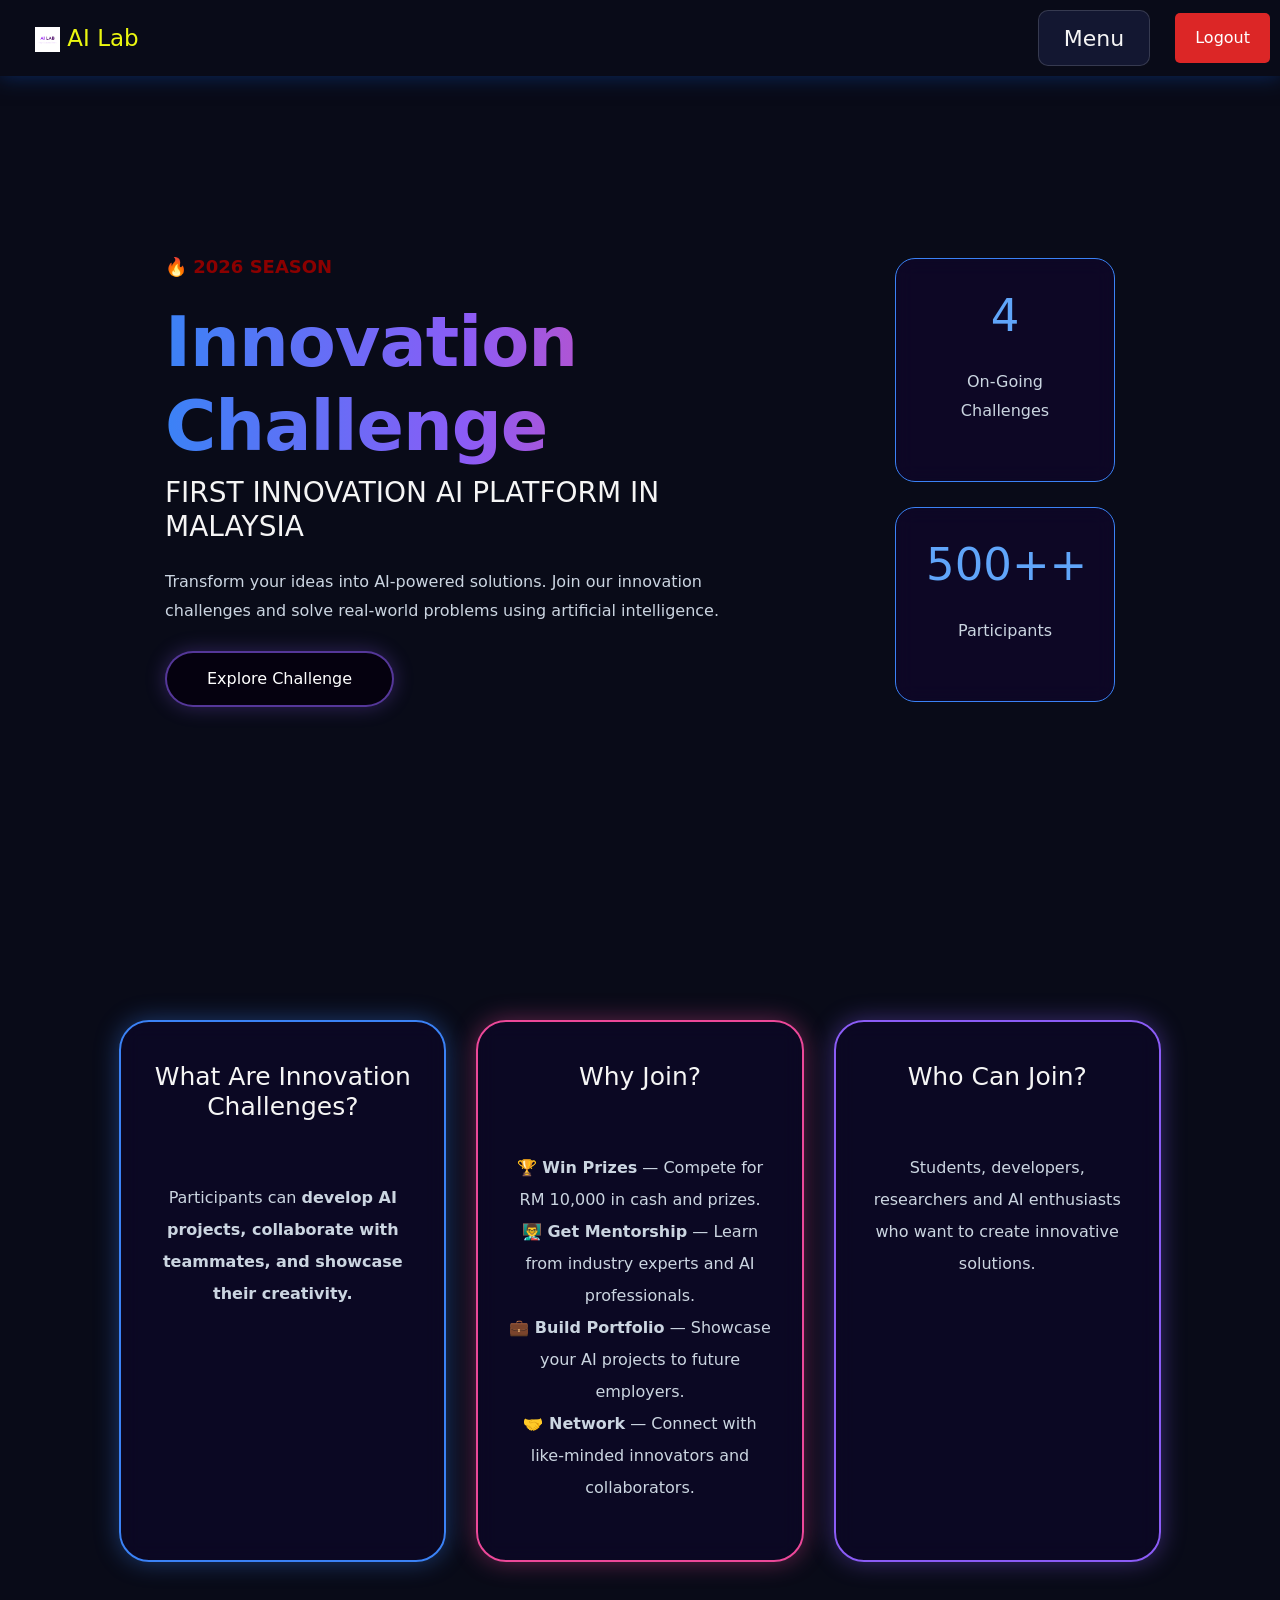
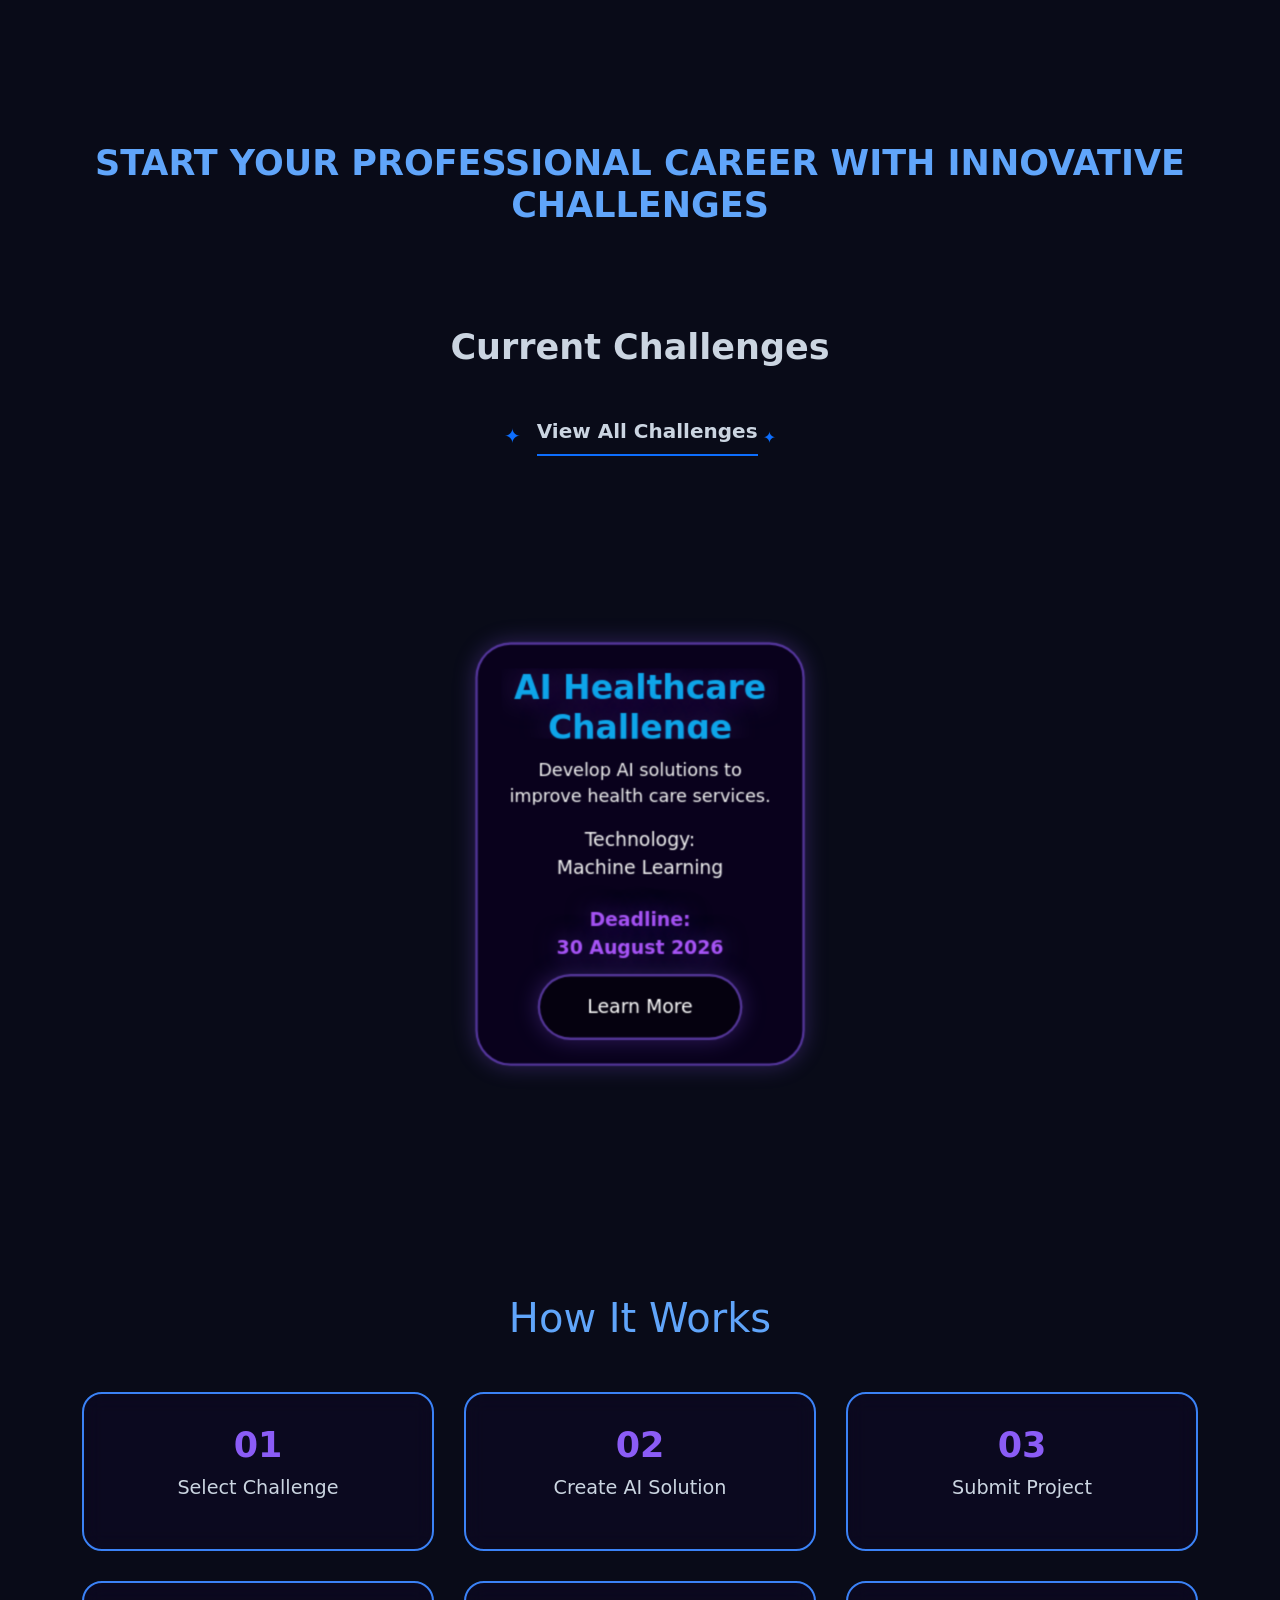
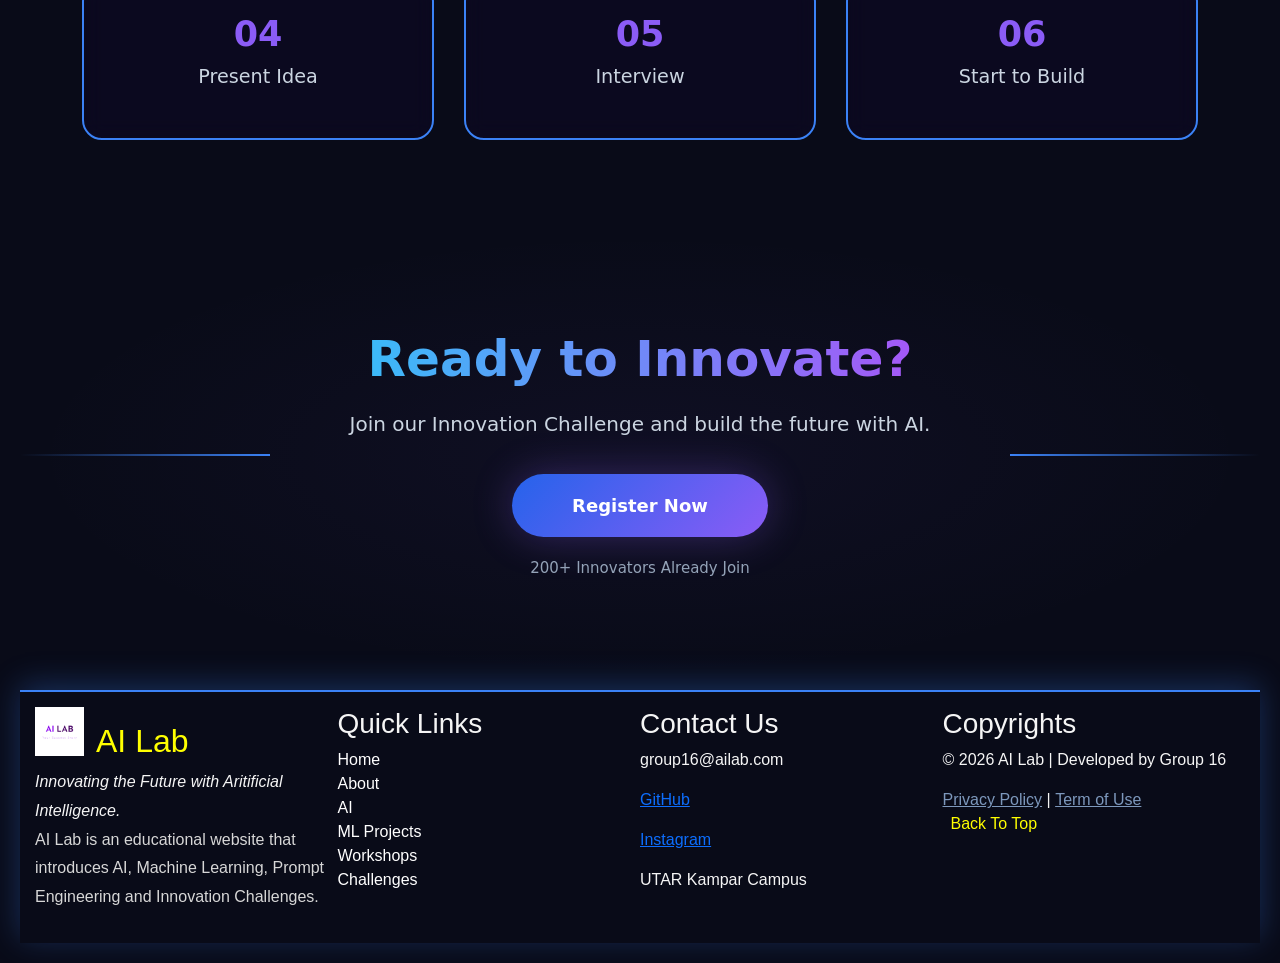
<file: challenge.html>
<!DOCTYPE html>
<html lang="en">

<head>
    <meta charset="utf-8">
    <meta name="viewport" content="width=device-width, initial-scale=1.0">
    <link href="https://cdn.jsdelivr.net/npm/bootstrap@5.3.0/dist/css/bootstrap.min.css" rel="stylesheet">
    <link rel="stylesheet" href="index.css">
    <link rel="stylesheet" href="challenge.css">
    <title>Innovation Challenges</title>
</head>

<body>
    <nav class="navbar">
        <div class="logo"><img class="logoHome" src="./images/AILablogo.png" alt="A descriptive summary of the image">
            AI Lab</div>
        <div class="hideMenu">
            <div class="menu" id="menu-toggle" style="padding:9.5% 25px; font-size: 22px;" >
                Menu
            </div>
            <ul class="nav-links">
                <li><a href="index.html">Home</a></li>
                <li><a href="aboutus.html">About</a></li>
                <li><a href="aiIntro.html">AI</a></li>
                <li><a href="machineLearning.html">ML Projects</a></li>
                <li><a href="workshop.html">Workshops</a></li>
                <li><a href="challenge.html">Challenges</a></li>
            </ul>
        </div>
        <div>
            <button id="logout-btn" onclick="logoutUser()"
                style="padding: 13.2px 20px; font-size:medium; background-color: #dc2626; color: white; border: none; border-radius: 5px; cursor: pointer;">
                Logout
            </button>
        </div>
    </nav>

    <!--content-->
    <section class="challengeHero">
        <div class="heroContent">
            <span class="seasonTag">🔥 2026 SEASON</span>
            <h1>Innovation Challenge</h1>
            <h3>FIRST INNOVATION AI PLATFORM IN MALAYSIA</h3>
            <p>Transform your ideas into AI-powered solutions.
                Join our innovation challenges and solve real-world problems using artificial intelligence.
            </p>
            <a href="#currentChallenge">
                <button class="heroBtn">Explore Challenge</button>
            </a>
        </div>

        <div class="heroStatus">
            <div class="staCard">
                <h2>
                    <span class="counter" data-target="4">4</span>
                </h2>
                <p>
                    On-Going Challenges
                </p>
            </div>
            <div class="staCard">
                <h2>
                    <span class="counter" data-target="500">500+</span>+
                </h2>
                <p>
                    Participants
                </p>
            </div>
        </div>
    </section>

    <!--Intro Section-->
    <section class="challenge_intro">
        <div class="infoCard blue">
            <h2>
                What Are Innovation Challenges?
            </h2>
            <p>Participants can <span class="strong">develop AI projects, collaborate with teammates,
                    and showcase their creativity.</span>
            </p>
        </div>

        <div class="infoCard pink">
            <h2>Why Join?</h2>
            <p>
                <span class="strong">🏆 Win Prizes</span> — Compete for RM 10,000 in cash and prizes.<br>
                <span class="strong">👨‍🏫 Get Mentorship</span> — Learn from industry experts and AI professionals.<br>
                <span class="strong">💼 Build Portfolio</span> — Showcase your AI projects to future employers.<br>
                <span class="strong">🤝 Network</span> — Connect with like-minded innovators and collaborators.
            </p>
        </div>

        <div class="infoCard purple">
            <h2>Who Can Join?</h2>
            <p>Students, developers,
                researchers and AI enthusiasts
                who want to create innovative solutions.
            </p>
        </div>

    </section>

    <section class="challenge_list" id="currentChallenge">
        <h1>START YOUR PROFESSIONAL CAREER WITH INNOVATIVE CHALLENGES</h1>
        <h2>Current Challenges</h2>

        <div class="text-center my-4 my-md-5">
            <a href="challengeDetail.html#c_detail_top"
            class="text-decoration-none fw-bold fs-5 d-inline-flex align-items-center gap-2 gap-md-3" style="color: #cbd5e1;">
            <span class="text-primary">✦</span>
            <span class="border-bottom border-2 border-primary pb-1 pb-md-2">
                View All Challenges
                </span>
            </a>
            <span class="text-primary">✦</span>
        </div>

        <div class="carousel">
            <div class="challengeContainer">
                <div class="challenge_card">
                    <h3>AI Healthcare Challenge</h3>
                    <p>Develop AI solutions to improve health care services.</p>
                    <span>
                        Technology:<br>
                        Machine Learning
                    </span>

                    <span class="color_purple">
                        Deadline:<br>
                        30 August 2026
                    </span>
                    <a href="challengeDetail.html#c1" class="text-decoration-none"><button class="learnBtn">Learn
                            More</button>
                    </a>

                </div>
                <div class="challenge_card">
                    <h3>Smart Campus Challenge</h3>
                    <p>Create AI solutions for campus improvement.</p>
                    <span>
                        Technology:<br>
                        AI + IoT
                    </span>

                    <span class="color_purple">
                        Deadline:<br>
                        15 September 2026
                    </span>

                    <a href="challengeDetail.html#c2" class="text-decoration-none"><button class="learnBtn">Learn
                            More</button>
                    </a>
                </div>
                <div class="challenge_card">
                    <h3>AI Business Innovation Challenge</h3>
                    <p>AI solutions that automate business processes, or enhance decision-making.
                    </p>
                    <span>
                        Technology:<br>
                        Data Analytics
                    </span>

                    <span class="color_purple">
                        Deadline:<br>
                        5 November 2026
                    </span>

                    <a href="challengeDetail.html#c3" class="text-decoration-none"><button class="learnBtn">Learn
                            More</button>
                    </a>
                </div>
                <div class="challenge_card">
                    <h3>Green AI Challenge</h3>
                    <p>Create AI applications that promote sustainability,
                        energy efficiency, and environmental protection.
                    </p>
                    <span>
                        Technology:<br>
                        Deep Learning
                    </span>

                    <span class="color_purple">
                        Deadline:<br>
                        20 October 2026
                    </span>

                    <a href="challengeDetail.html#c4" class="text-decoration-none"><button class="learnBtn">Learn
                            More</button>
                    </a>
                </div>
            </div>
        </div>
    </section>

    <section class="challenge_workflow">
        <h2>How It Works</h2>
        <div class="c_workflow_container">
            <div class="c_workflow_card">
                <h3 class="number">01</h3>
                <p>Select Challenge</p>
            </div>
            <div class="c_workflow_card">
                <h3 class="number">02</h3>
                <p>Create AI Solution</p>
            </div>
            <div class="c_workflow_card">
                <h3 class="number">03</h3>
                <p>Submit Project</p>
            </div>
            <div class="c_workflow_card">
                <h3 class="number">04</h3>
                <p>Present Idea</p>
            </div>
            <div class="c_workflow_card">
                <h3 class="number">05</h3>
                <p>Interview</p>
            </div>
            <div class="c_workflow_card">
                <h3 class="number">06</h3>
                <p>Start to Build</p>
            </div>
        </div>
    </section>

    <section class="joinSection">
        <div class="particle particle1"></div>
        <div class="particle particle2"></div>
        <div class="particle particle3"></div>
        <div class="particle particle4"></div>
        <div class="decorateLine leftLine"></div>
        <div class="joinContent">
            <h2>
                Ready to Innovate?
            </h2>
            <p>
                Join our Innovation Challenge and build the future with AI.
            </p>
            <a href="challengeDetail.html#r1"> <button>
                    Register Now
                </button>
            </a>

            <span class="joinPeople">
                200+ Innovators Already Join
            </span>
        </div>
        <div class="decorateLine rightLine"></div>
    </section>

    <!--footer-->
    <footer class="footer">
        <div class="footCol">
            <div class="logoLayout">
                <img class="logoFoot" src="./images/AILablogo.png" alt="A descriptive summary of the image">
                <h2 id="LogoName">AI Lab</h2>
            </div>

            <p class="footDesc">
                <em style="color: whitesmoke;">Innovating the Future with Aritificial Intelligence.</em><br>
                AI Lab is an educational website that introduces AI,
                Machine Learning, Prompt Engineering and Innovation Challenges.
                <br>
            </p>
        </div>
        <!--quick Link-->
        <div class="footCol">

            <h3>Quick Links</h3>
            <ul class="footerLinks">

                <li><a href="index.html">Home</a></li>
                <li><a href="aboutus.html">About</a></li>
                <li><a href="aiIntro.html">AI</a></li>
                <li><a href="machineLearning.html">ML Projects</a></li>
                <li><a href="workshop.html">Workshops</a></li>
                <li><a href="challenge.html">Challenges</a></li>
            </ul>
        </div>
        <div class="footCol">
            <h3>Contact Us</h3>
            <p>group16@ailab.com</p>
            <p><a href="https://github.com/yichengchai/AI-and-Innovation-Club" target="_blank">GitHub</a></p>
            <p><a href="https://www.instagram.com/chaiyc1111" target="_blank">Instagram</a></p>
            <p>UTAR Kampar Campus</p>
        </div>

        <div class="footCol">
            <h3>Copyrights</h3>
            <p>
                &copy;
                2026 AI Lab | Developed by Group 16
            </p>
            <div class="footPolicy">
                <button class="footerBtn" id="privacyLink">Privacy Policy</button>
                |
                <button class="footerBtn" id="termLink">Term of Use</button>
            </div>
            <div class="backToTop">
                <a href="#">Back To Top</a>
            </div>
        </div>
    </footer>

    <!--Pop up message for policy terms cookie-->
    <div id="policyModel" class="model">
        <div class="model-content">
            <span class="close">&times;</span>
            <h2 id="modelTitle">Header:</h2>
            <div id="modelBody">Content:</div>
        </div>
    </div>

    <!--Pop up content(hidden) unless user click-->
    <div id="privacyContent" style="display: none;">
        <p>
            AI Lab respect your privacy. This is only an education website.
        </p>
        <p>No password is collected.<br>
            No payment information is stored. <br>
            No personal information is shared.</p>
    </div>

    <div id="termContent" style="display: none;">
        <p>
            This website is developed for educational purpose. </p>
        <p>User mahy browse freely. All the content is for learning purposes.</p>
        <p>AI Lab is not responsible for the misuse.</p>
    </div>

    <script>
        //to log out]
        // Universal function to clear cookies from any subpage
        function logoutUser() {
            // Setting an expiration date in the past deletes the cookies site-wide (path=/)
            document.cookie = "username=; path=/; expires=Thu, 01 Jan 1970 00:00:00 UTC; SameSite=Lax";
            document.cookie = "email=; path=/; expires=Thu, 01 Jan 1970 00:00:00 UTC; SameSite=Lax";

            alert("You have been logged out successfully.");

            // Redirects the user instantly back to the homepage to log in again
            window.location.href = "index.html";
        }


    </script>

    <script src="headerFooter.js"></script>
    <script src="challenge.js"></script>
</body>

</html>
</file>
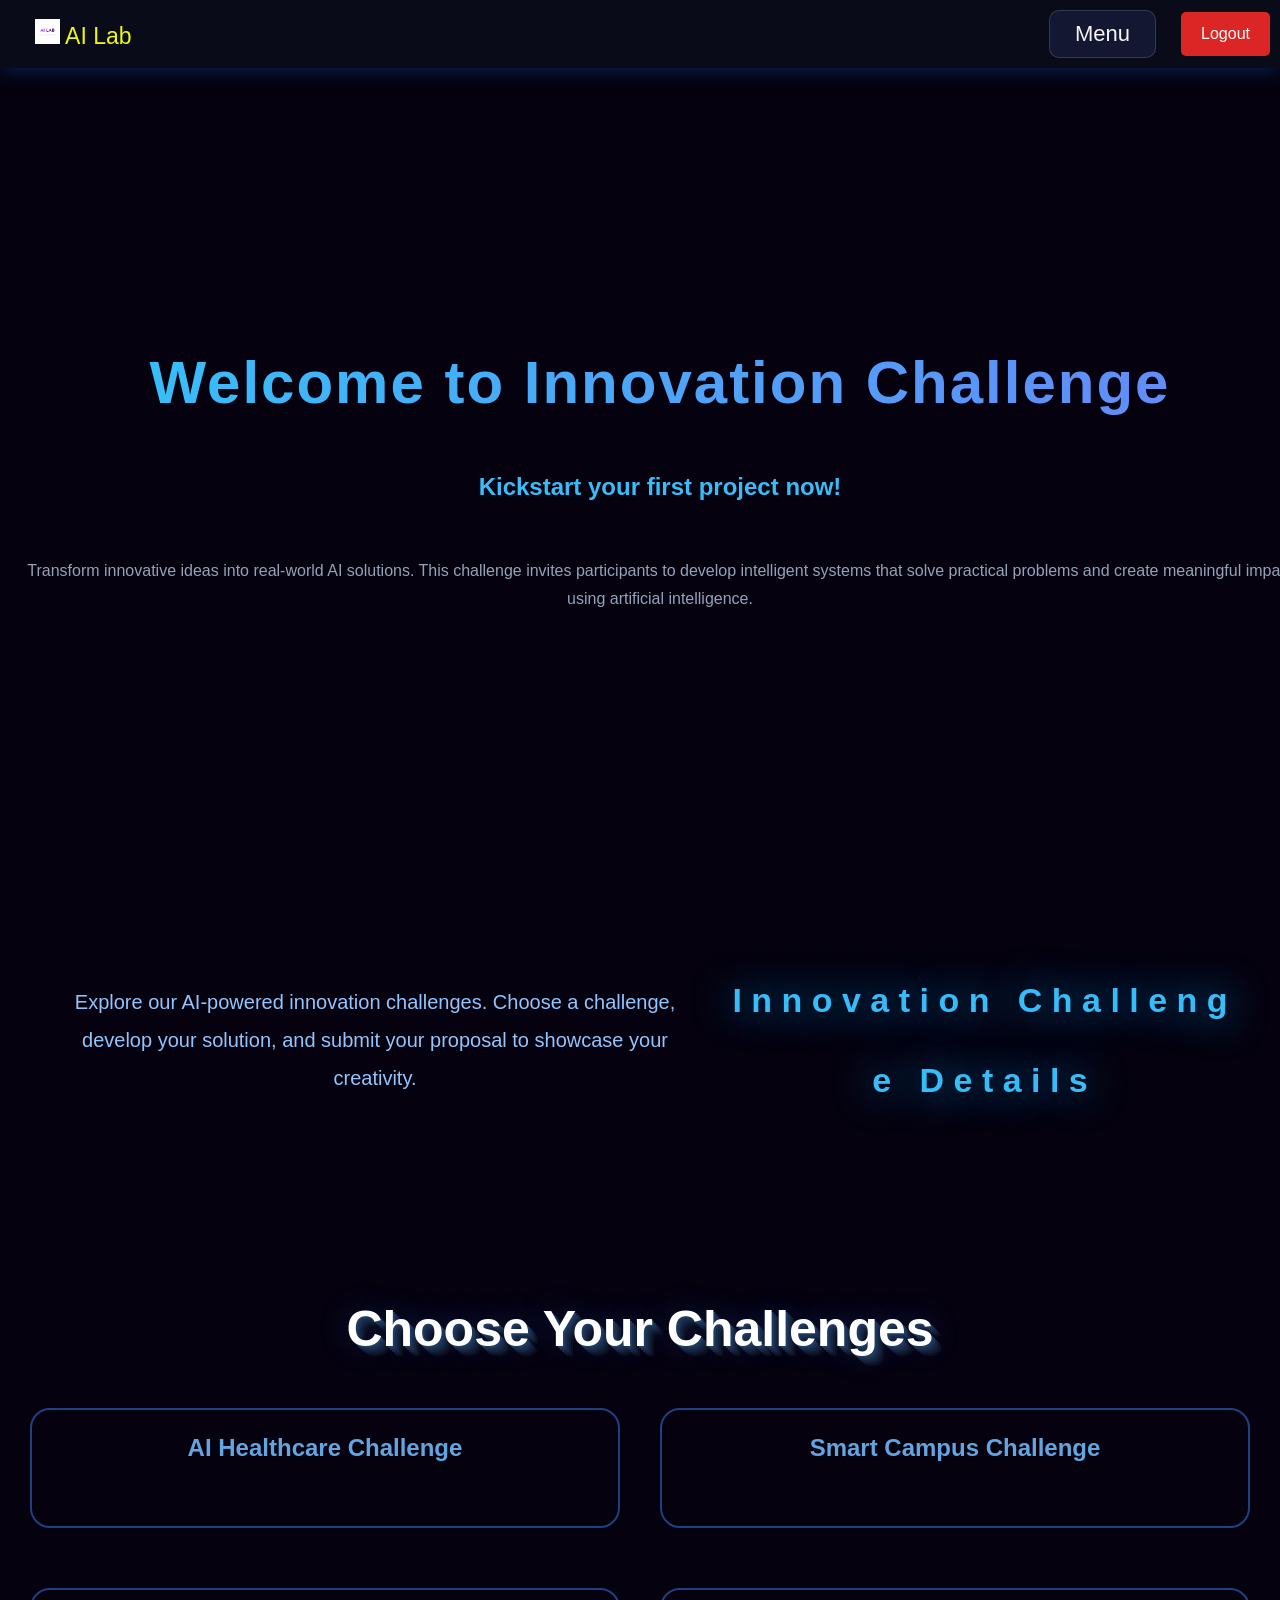
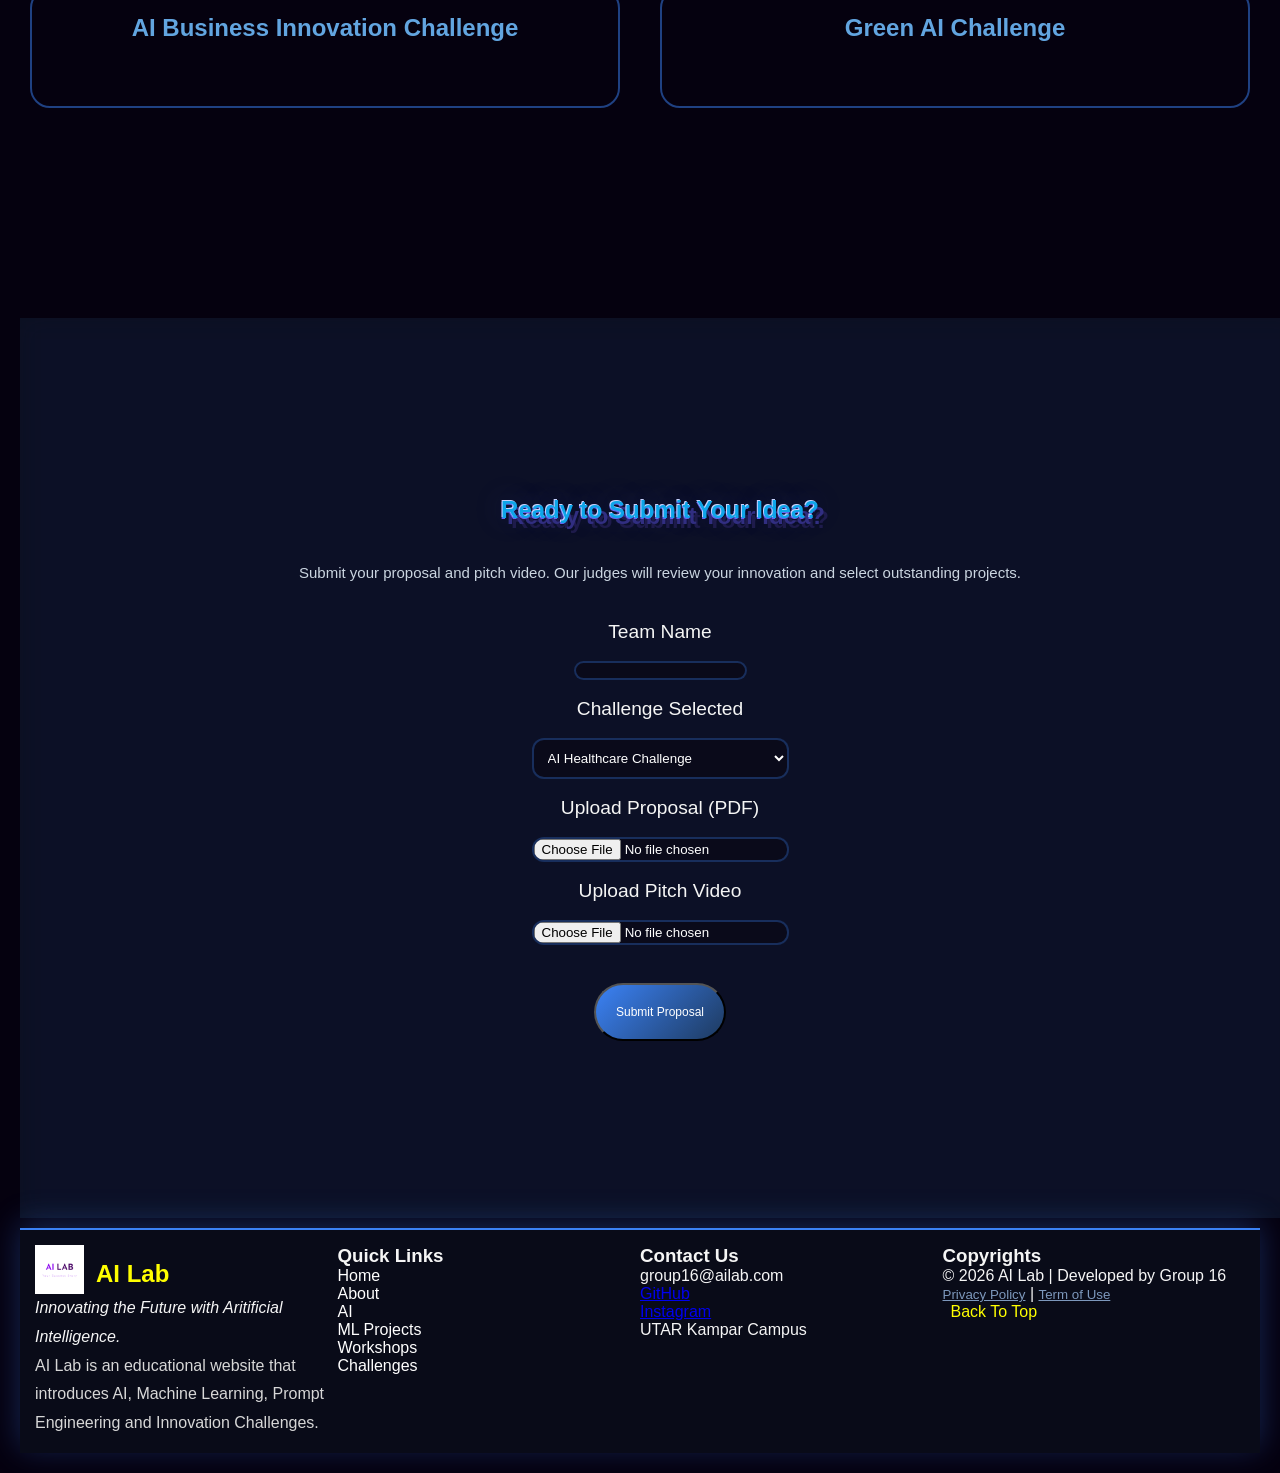
<file: challengeDetail.html>
<!DOCTYPE html>
<html lang="en">

<head>
    <meta charset="UTF-8">
    <meta name="viewport" content="width=device-width, initial-scale=1.0">
    <link rel="stylesheet" href="index.css">
    <link rel="stylesheet" href="challengeDetail.css">
    <title>Challenge Details - AI Lab</title>
</head>

<body>
    <nav class="navbar">
        <div class="logo"><img class="logoHome" src="./images/AILablogo.png" alt="A descriptive summary of the image">
            AI Lab</div>
        <div class="hideMenu">
            <div class="menu" id="menu-toggle" style="padding:9.5% 25px; font-size: 22px;" >
                Menu
            </div>
            <ul class="nav-links">
                <li><a href="index.html">Home</a></li>
                <li><a href="aboutus.html">About</a></li>
                <li><a href="aiIntro.html">AI</a></li>
                <li><a href="machineLearning.html">ML Projects</a></li>
                <li><a href="workshop.html">Workshops</a></li>
                <li><a href="challenge.html">Challenges</a></li>
            </ul>
        </div>
        <div>
            <button id="logout-btn" onclick="logoutUser()"
                style="padding: 13.2px 20px; font-size:medium; background-color: #dc2626; color: white; border: none; border-radius: 5px; cursor: pointer;">
                Logout
            </button>
        </div>
    </nav>

    <section class="welcome" id="#c_detail_top">
        <h1>Welcome to Innovation Challenge</h1>
        <!--can change the first to the current number of project(Flask to save data, js to control loop)-->
        <h2 id="num">Kickstart your first project now!</h2>
        <p>Transform innovative ideas into real-world AI solutions.
            This challenge invites participants to develop intelligent
            systems that solve practical problems and create meaningful
            impact using artificial intelligence.
        </p>
    </section>

    <!-- Hero -->
    <!--Maybe all due can do a count down using js & api-->
    <section class="detailHero">
        <h1 class="dropTitle">
            <span>I</span>
            <span>n</span>
            <span>n</span>
            <span>o</span>
            <span>v</span>
            <span>a</span>
            <span>t</span>
            <span>i</span>
            <span>o</span>
            <span>n</span>
            <span>&nbsp;</span>
            <span>C</span>
            <span>h</span>
            <span>a</span>
            <span>l</span>
            <span>l</span>
            <span>e</span>
            <span>n</span>
            <span>g</span>
            <span>e</span>
            <span>&nbsp;</span>
            <span>D</span>
            <span>e</span>
            <span>t</span>
            <span>a</span>
            <span>i</span>
            <span>l</span>
            <span>s</span>
        </h1>
        <p>Explore our AI-powered innovation challenges. Choose a challenge, develop your solution, and submit your
            proposal to showcase your creativity.
        </p>
    </section>

    <!-- Challenge 1 -->
    <h1 class="challengeTtl">Choose Your Challenges</h1>
    <section class="challengeContain">
        <section class="challengeDetail" id="c1">
            <div class="quickInfo">
                <h2>AI Healthcare Challenge</h2>
                <div class="hiddenContent">
                    <div class="infoGrid">
                        <div>
                            <h3>Technology</h3>
                            <p>Machine Learning</p>
                        </div>
                        <div>
                            <h3>Category</h3>
                            <p>Healthcare AI</p>
                        </div>
                        <div>
                            <h3>Deadline</h3>
                            <p>30 August 2026</p>
                        </div>
                        <div>
                            <h3>Prize Pool</h3>
                            <p>RM 10,000</p>
                        </div>
                    </div>


                    <div class="description">
                        <h2>Challenge Description</h2>
                        <p>Develop AI solutions that improve healthcare services, patient experience, and medical
                            decision-making.
                            Participants can explore machine learning models for disease prediction, healthcare
                            automation,
                            or
                            intelligent medical assistance systems.</p>
                        <h2>Recommended Ideas</h2>
                        <ul>
                            <li>AI disease prediction system</li>
                            <li>Medical image analysis</li>
                            <li>Healthcare chatbot assistant</li>
                            <li>Patient monitoring system</li>
                        </ul>
                    </div>
                </div>
            </div>
        </section>

        <!-- Challenge 2 -->
        <section class="challengeDetail" id="c2">
            <div class="quickInfo">
                <h2>Smart Campus Challenge</h2>
                <div class="hiddenContent">
                    <div class="infoGrid">
                        <div>
                            <h3>Technology</h3>
                            <p>AI + IoT</p>
                        </div>
                        <div>
                            <h3>Category</h3>
                            <p>Smart Campus</p>
                        </div>
                        <div>
                            <h3>Deadline</h3>
                            <p>15 September 2026</p>
                        </div>
                        <div>
                            <h3>Prize Pool</h3>
                            <p>RM 10,000</p>
                        </div>
                    </div>

                    <div class="description">
                        <h2>Challenge Description</h2>
                        <p>Create intelligent solutions to improve campus life. Participants are encouraged to use
                            artificial
                            intelligence and IoT technologies to solve problems related to education, security,
                            transportation,
                            and
                            sustainability.</p>
                        <h2>Recommended Ideas</h2>
                        <ul>
                            <li>Smart classroom system</li>
                            <li>AI campus assistant</li>
                            <li>Smart attendance system</li>
                            <li>Energy management solution</li>
                        </ul>
                    </div>
                </div>
            </div>
        </section>

        <!-- Challenge 3 -->
        <section class="challengeDetail" id="c3">
            <div class="quickInfo">
                <h2>AI Business Innovation Challenge</h2>
                <div class="hiddenContent">
                    <div class="infoGrid">
                        <div>
                            <h3>Technology</h3>
                            <p>Data Analytics</p>
                        </div>
                        <div>
                            <h3>Category</h3>
                            <p>Business AI</p>
                        </div>
                        <div>
                            <h3>Deadline</h3>
                            <p>5 November 2026</p>
                        </div>
                        <div>
                            <h3>Prize Pool</h3>
                            <p>RM 10,000</p>
                        </div>
                    </div>

                    <div class="description">
                        <h2>Challenge Description</h2>
                        <p>Develop AI solutions that help businesses improve productivity, automate processes, and make
                            better
                            decisions using data-driven insights.</p>
                        <h2>Recommended Ideas</h2>
                        <ul>
                            <li>AI customer service chatbot</li>
                            <li>Sales prediction system</li>
                            <li>Business automation tools</li>
                            <li>Customer behaviour analysis</li>
                        </ul>
                    </div>
                </div>
            </div>
        </section>

        <!-- Challenge 4 -->
        <section class="challengeDetail" id="c4">
            <div class="quickInfo">
                <h2>Green AI Challenge</h2>
                <div class="hiddenContent">
                    <div class="infoGrid">
                        <div>
                            <h3>Technology</h3>
                            <p>Deep Learning</p>
                        </div>
                        <div>
                            <h3>Category</h3>
                            <p>Sustainability AI</p>
                        </div>
                        <div>
                            <h3>Deadline</h3>
                            <p>20 October 2026</p>
                        </div>
                        <div>
                            <h3>Prize Pool</h3>
                            <p>RM 10,000</p>
                        </div>
                    </div>

                    <div class="description">
                        <h2>Challenge Description</h2>
                        <p>Build AI applications that support environmental protection, energy efficiency, and
                            sustainable
                            development. Participants can combine deep learning with environmental data to create
                            meaningful
                            solutions.</p>
                        <h2>Recommended Ideas</h2>
                        <ul>
                            <li>AI waste classification system</li>
                            <li>Energy consumption prediction</li>
                            <li>Environmental monitoring system</li>
                            <li>Climate data analysis platform</li>
                        </ul>
                    </div>
                </div>
            </div>
        </section>
    </section>


    <!-- Submit Proposal -->
    <section class="submitSection" id="r1">
        <h1>Ready to Submit Your Idea?</h1>
        <p>Submit your proposal and pitch video. Our judges will review your innovation and select outstanding projects.
        </p>
        <form>
            <label>Team Name</label>
            <input type="text" id="teamName">
            <label>Challenge Selected</label>
            <select id="select">
                <option>AI Healthcare Challenge</option>
                <option>Smart Campus Challenge</option>
                <option>AI Business Innovation Challenge</option>
                <option>Green AI Challenge</option>
            </select>
            <label>Upload Proposal (PDF)</label>
            <input type="file" accept=".pdf">
            <label>Upload Pitch Video</label>
            <input type="file" accept="video/*">
            <button id="submit">Submit Proposal</button>
            <!--using api to send data, and store all these data-->
        </form>
    </section>

    <!--footer-->
    <footer class="footer">
        <div class="footCol">
            <div class="logoLayout">
                <img class="logoFoot" src="./images/AILablogo.png" alt="A descriptive summary of the image">
                <h2 id="LogoName">AI Lab</h2>
            </div>

            <p class="footDesc">
                <em style="color: whitesmoke;">Innovating the Future with Aritificial Intelligence.</em><br>
                AI Lab is an educational website that introduces AI,
                Machine Learning, Prompt Engineering and Innovation Challenges.
                <br>
            </p>
        </div>
        <!--quick Link-->
        <div class="footCol">

            <h3>Quick Links</h3>
            <ul class="footerLinks">

                <li><a href="index.html">Home</a></li>
                <li><a href="aboutus.html">About</a></li>
                <li><a href="aiIntro.html">AI</a></li>
                <li><a href="machineLearning.html">ML Projects</a></li>
                <li><a href="workshop.html">Workshops</a></li>
                <li><a href="challenge.html">Challenges</a></li>
            </ul>
        </div>
        <div class="footCol">
            <h3>Contact Us</h3>
            <p>group16@ailab.com</p>
            <p><a href="https://github.com/yichengchai/AI-and-Innovation-Club" target="_blank">GitHub</a></p>
            <p><a href="https://www.instagram.com/chaiyc1111" target="_blank">Instagram</a></p>
            <p>UTAR Kampar Campus</p>
        </div>

        <div class="footCol">
            <h3>Copyrights</h3>
            <p>
                &copy;
                2026 AI Lab | Developed by Group 16
            </p>
            <div class="footPolicy">
                <button class="footerBtn" id="privacyLink">Privacy Policy</button>
                |
                <button class="footerBtn" id="termLink">Term of Use</button>
            </div>
            <div class="backToTop">
                <a href="#">Back To Top</a>
            </div>
        </div>
    </footer>

    <!--Pop up message for policy terms cookie-->
    <div id="policyModel" class="model">
        <div class="model-content">
            <span class="close">&times;</span>
            <h2 id="modelTitle">Header:</h2>
            <div id="modelBody">Content:</div>
        </div>
    </div>

    <!--Pop up content(hidden) unless user click-->
    <div id="privacyContent" style="display: none;">
        <p>
            AI Lab respect your privacy. This is only an education website.
        </p>
        <p>No password is collected.<br>
            No payment information is stored. <br>
            No personal information is shared.</p>
    </div>

    <div id="termContent" style="display: none;">
        <p>
            This website is developed for educational purpose. </p>
        <p>User mahy browse freely. All the content is for learning purposes.</p>
        <p>AI Lab is not responsible for the misuse.</p>
    </div>

    <script>
        //to log out]
        // Universal function to clear cookies from any subpage
        function logoutUser() {
            // Setting an expiration date in the past deletes the cookies site-wide (path=/)
            document.cookie = "username=; path=/; expires=Thu, 01 Jan 1970 00:00:00 UTC; SameSite=Lax";
            document.cookie = "email=; path=/; expires=Thu, 01 Jan 1970 00:00:00 UTC; SameSite=Lax";

            alert("You have been logged out successfully.");

            // Redirects the user instantly back to the homepage to log in again
            window.location.href = "index.html";
        }


    </script>
    <script src="https://code.jquery.com/jquery-3.7.1.min.js"></script>
    <script src="challengeDetail.js"></script>
</body>

</html>
</file>
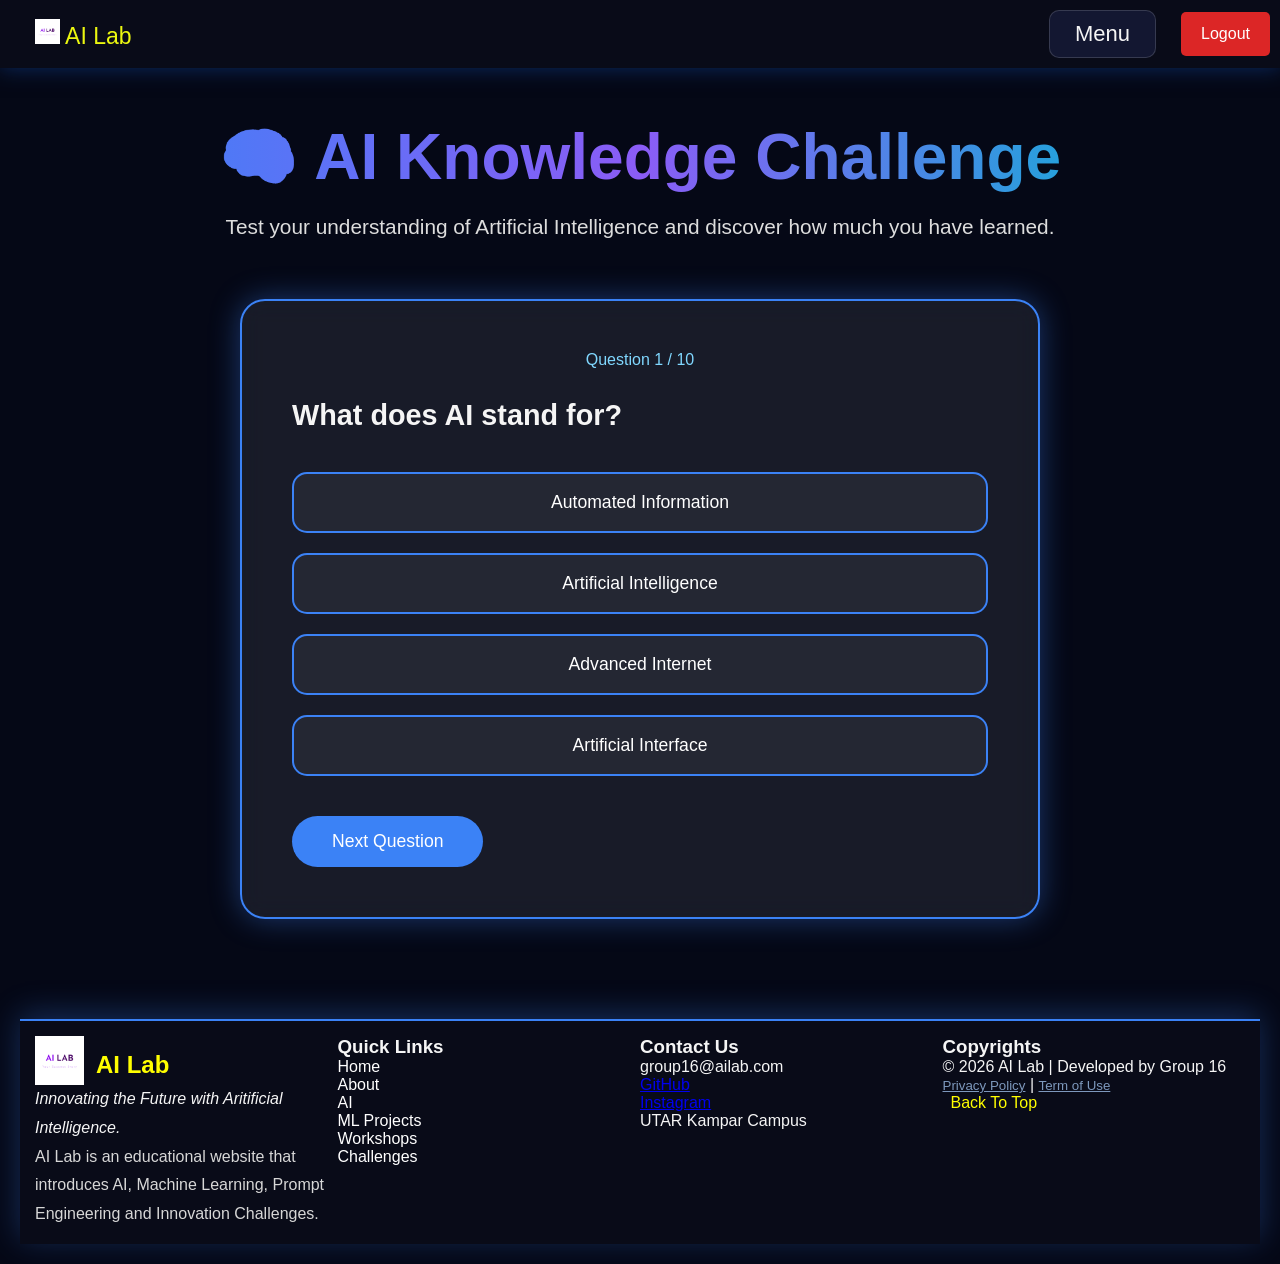
<file: quiz.html>
<!DOCTYPE html>
<html lang="en">

<head>
    <meta charset="utf-8">
    <meta name="viewport" content="width=device-width, initial-scale=1.0">
    <link rel="stylesheet" href="index.css">
    <link rel="stylesheet" href="quiz.css">
    <title>AI Knowledge Challenge</title>
</head>

<body>
    <nav class="navbar">
        <div class="logo"><img class="logoHome" src="./images/AILablogo.png" alt="A descriptive summary of the image">
            AI Lab</div>
        <div class="hideMenu">
            <div class="menu" id="menu-toggle" style="padding:9.5% 25px; font-size: 22px;" >
                Menu
            </div>
            <ul class="nav-links">
                <li><a href="index.html">Home</a></li>
                <li><a href="aboutus.html">About</a></li>
                <li><a href="aiIntro.html">AI</a></li>
                <li><a href="machineLearning.html">ML Projects</a></li>
                <li><a href="workshop.html">Workshops</a></li>
                <li><a href="challenge.html">Challenges</a></li>
            </ul>
        </div>
        <div>
            <button id="logout-btn" onclick="logoutUser()"
                style="padding: 13.2px 20px; font-size:medium; background-color: #dc2626; color: white; border: none; border-radius: 5px; cursor: pointer;">
                Logout
            </button>
        </div>
    </nav>

    <!--content-->
    <section id="quiz">
        <div class="quizIntro">
            <h1>🧠 AI Knowledge Challenge</h1>
            <p>
                Test your understanding of Artificial Intelligence
                and discover how much you have learned.
            </p>
        </div>

        <div class="quizContainer">
            <div class="quizProgress">
                Question <span id="questionNumber">1</span> / 10
            </div>

            <div class="question">

                <h2 id="questionText">
                    Question will appear here
                </h2>
            </div>

            <div class="answers">
                <button class="answer">
                    Answer A
                </button>

                <button class="answer">
                    Answer B
                </button>

                <button class="answer">
                    Answer C
                </button>

                <button class="answer">
                    Answer D
                </button>
            </div>

            <button id="nextButton">
                Next Question
            </button>
        </div>

        <!-- Result (hidden first) -->
        <div class="resultContainer">
            <h2>
                🎉 Quiz Completed!
            </h2>
            <p>
                Your Score:
                <span id="score">
                    0
                </span>/10
            </p>
            <p>
                Highest Score:
                <span id="highestScore">
                    0
                </span>
            </p>
            <p>
                Attempts:
                <span id="attempts">
                    0
                </span>
            </p>
            <h3 id="badge"></h3>
            <button id="retryButton">
                Try Again
            </button>
            <a href="aiIntro2.html">
                Back to AI Journey
            </a>
        </div>
    </section>

   <!--footer-->
    <footer class="footer">
        <div class="footCol">
            <div class="logoLayout">
                <img class="logoFoot" src="./images/AILablogo.png" alt="A descriptive summary of the image">
                <h2 id="LogoName">AI Lab</h2>
            </div>

            <p class="footDesc">
                <em style="color: whitesmoke;">Innovating the Future with Aritificial Intelligence.</em><br>
                AI Lab is an educational website that introduces AI,
                Machine Learning, Prompt Engineering and Innovation Challenges.
                <br>
            </p>
        </div>
        <!--quick Link-->
        <div class="footCol">

            <h3>Quick Links</h3>
            <ul class="footerLinks">

                <li><a href="index.html">Home</a></li>
                <li><a href="aboutus.html">About</a></li>
                <li><a href="aiIntro.html">AI</a></li>
                <li><a href="machineLearning.html">ML Projects</a></li>
                <li><a href="workshop.html">Workshops</a></li>
                <li><a href="challenge.html">Challenges</a></li>
            </ul>
        </div>
        <div class="footCol">
            <h3>Contact Us</h3>
            <p>group16@ailab.com</p>
            <p><a href="https://github.com/yichengchai/AI-and-Innovation-Club" target="_blank">GitHub</a></p>
            <p><a href="https://www.instagram.com/chaiyc1111" target="_blank">Instagram</a></p>
            <p>UTAR Kampar Campus</p>
        </div>

        <div class="footCol">
            <h3>Copyrights</h3>
            <p>
                &copy;
                2026 AI Lab | Developed by Group 16
            </p>
            <div class="footPolicy">
                <button class="footerBtn" id="privacyLink">Privacy Policy</button>
                |
                <button class="footerBtn" id="termLink">Term of Use</button>
            </div>
            <div class="backToTop">
                <a href="#">Back To Top</a>
            </div>
        </div>
    </footer>

    <!--Pop up message for policy terms cookie-->
    <div id="policyModel" class="model">
        <div class="model-content">
            <span class="close">&times;</span>
            <h2 id="modelTitle">Header:</h2>
            <div id="modelBody">Content:</div>
        </div>
    </div>

    <!--Pop up content(hidden) unless user click-->
    <div id="privacyContent" style="display: none;">
        <p>
            AI Lab respect your privacy. This is only an education website.
        </p>
        <p>No password is collected.<br>
            No payment information is stored. <br>
            No personal information is shared.</p>
    </div>

    <div id="termContent" style="display: none;">
        <p>
            This website is developed for educational purpose. </p>
        <p>User mahy browse freely. All the content is for learning purposes.</p>
        <p>AI Lab is not responsible for the misuse.</p>
    </div>

    <script>
        //to log out]
        // Universal function to clear cookies from any subpage
        function logoutUser() {
            // Setting an expiration date in the past deletes the cookies site-wide (path=/)
            document.cookie = "username=; path=/; expires=Thu, 01 Jan 1970 00:00:00 UTC; SameSite=Lax";
            document.cookie = "email=; path=/; expires=Thu, 01 Jan 1970 00:00:00 UTC; SameSite=Lax";

            alert("You have been logged out successfully.");

            // Redirects the user instantly back to the homepage to log in again
            window.location.href = "index.html";
        }


    </script>
    <script src="headerFooter.js"></script>
    <script src="quiz.js"></script>
</body>

</html>
</file>
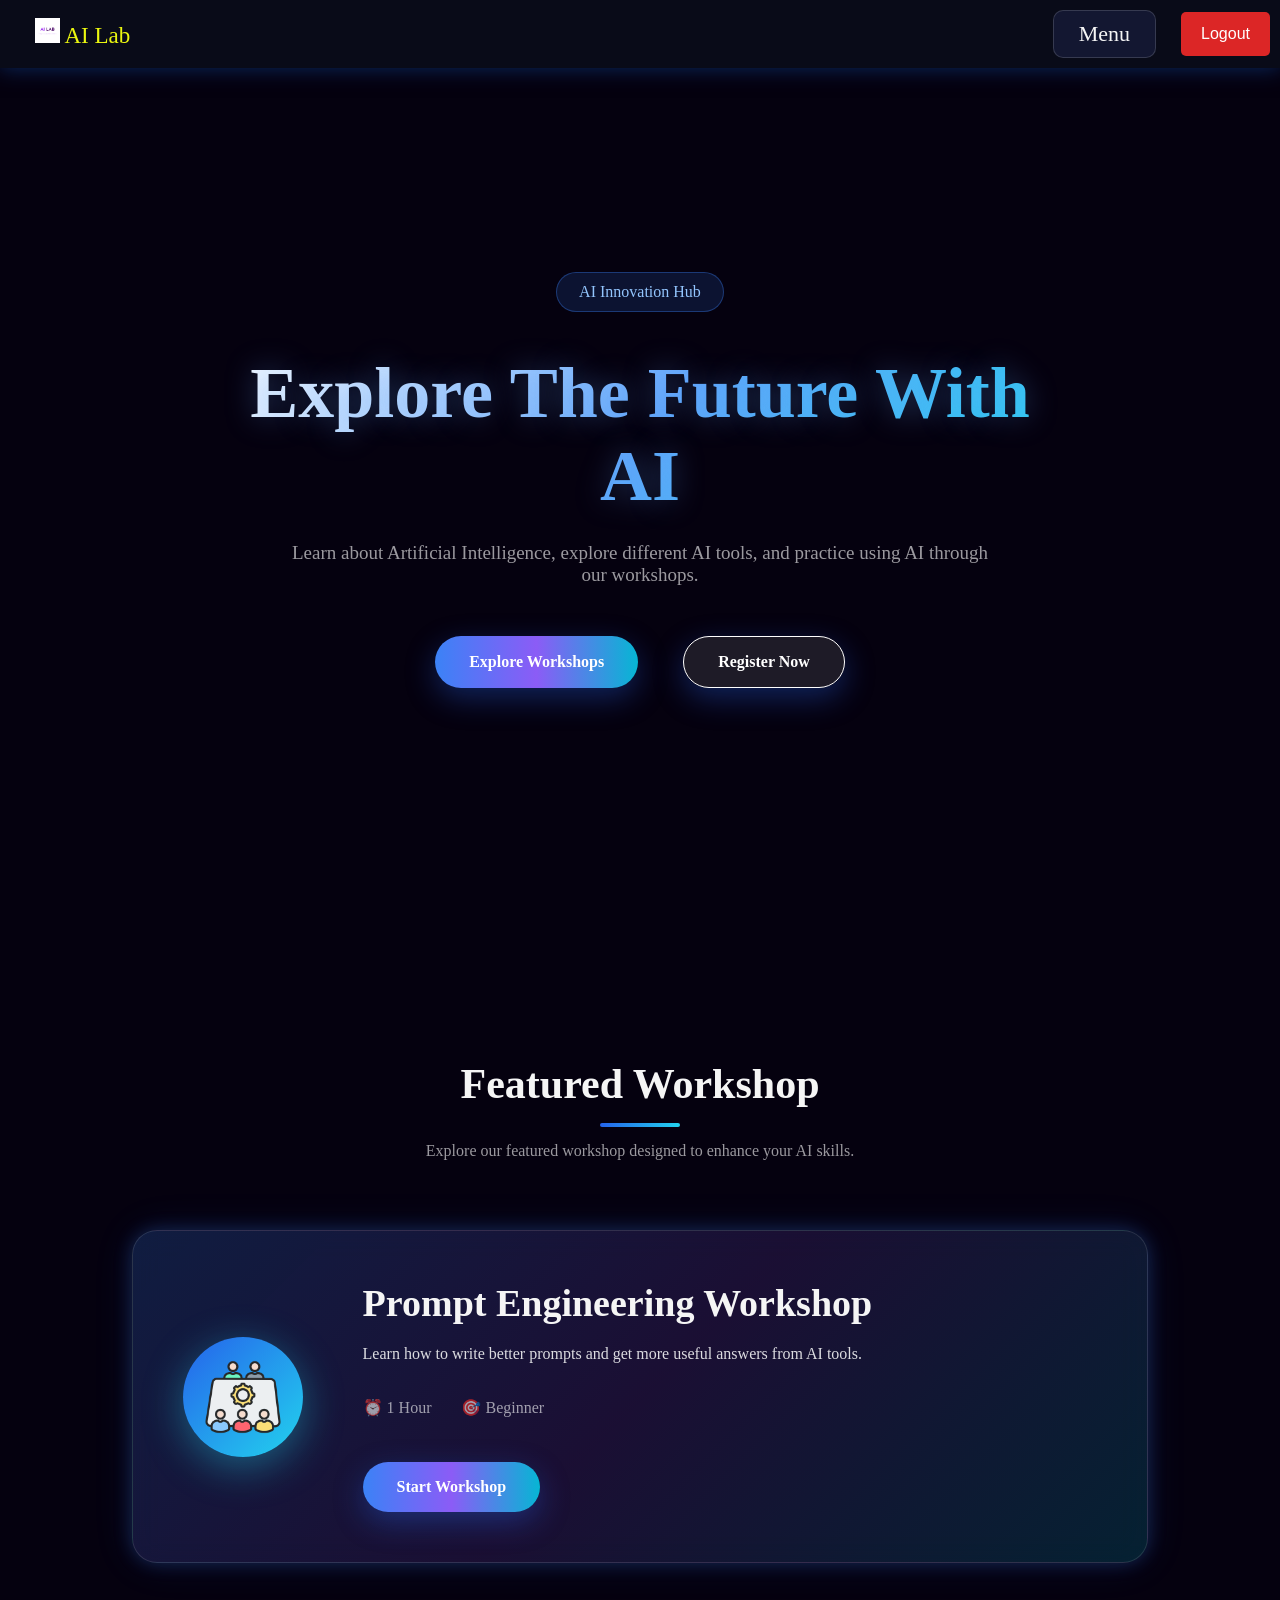
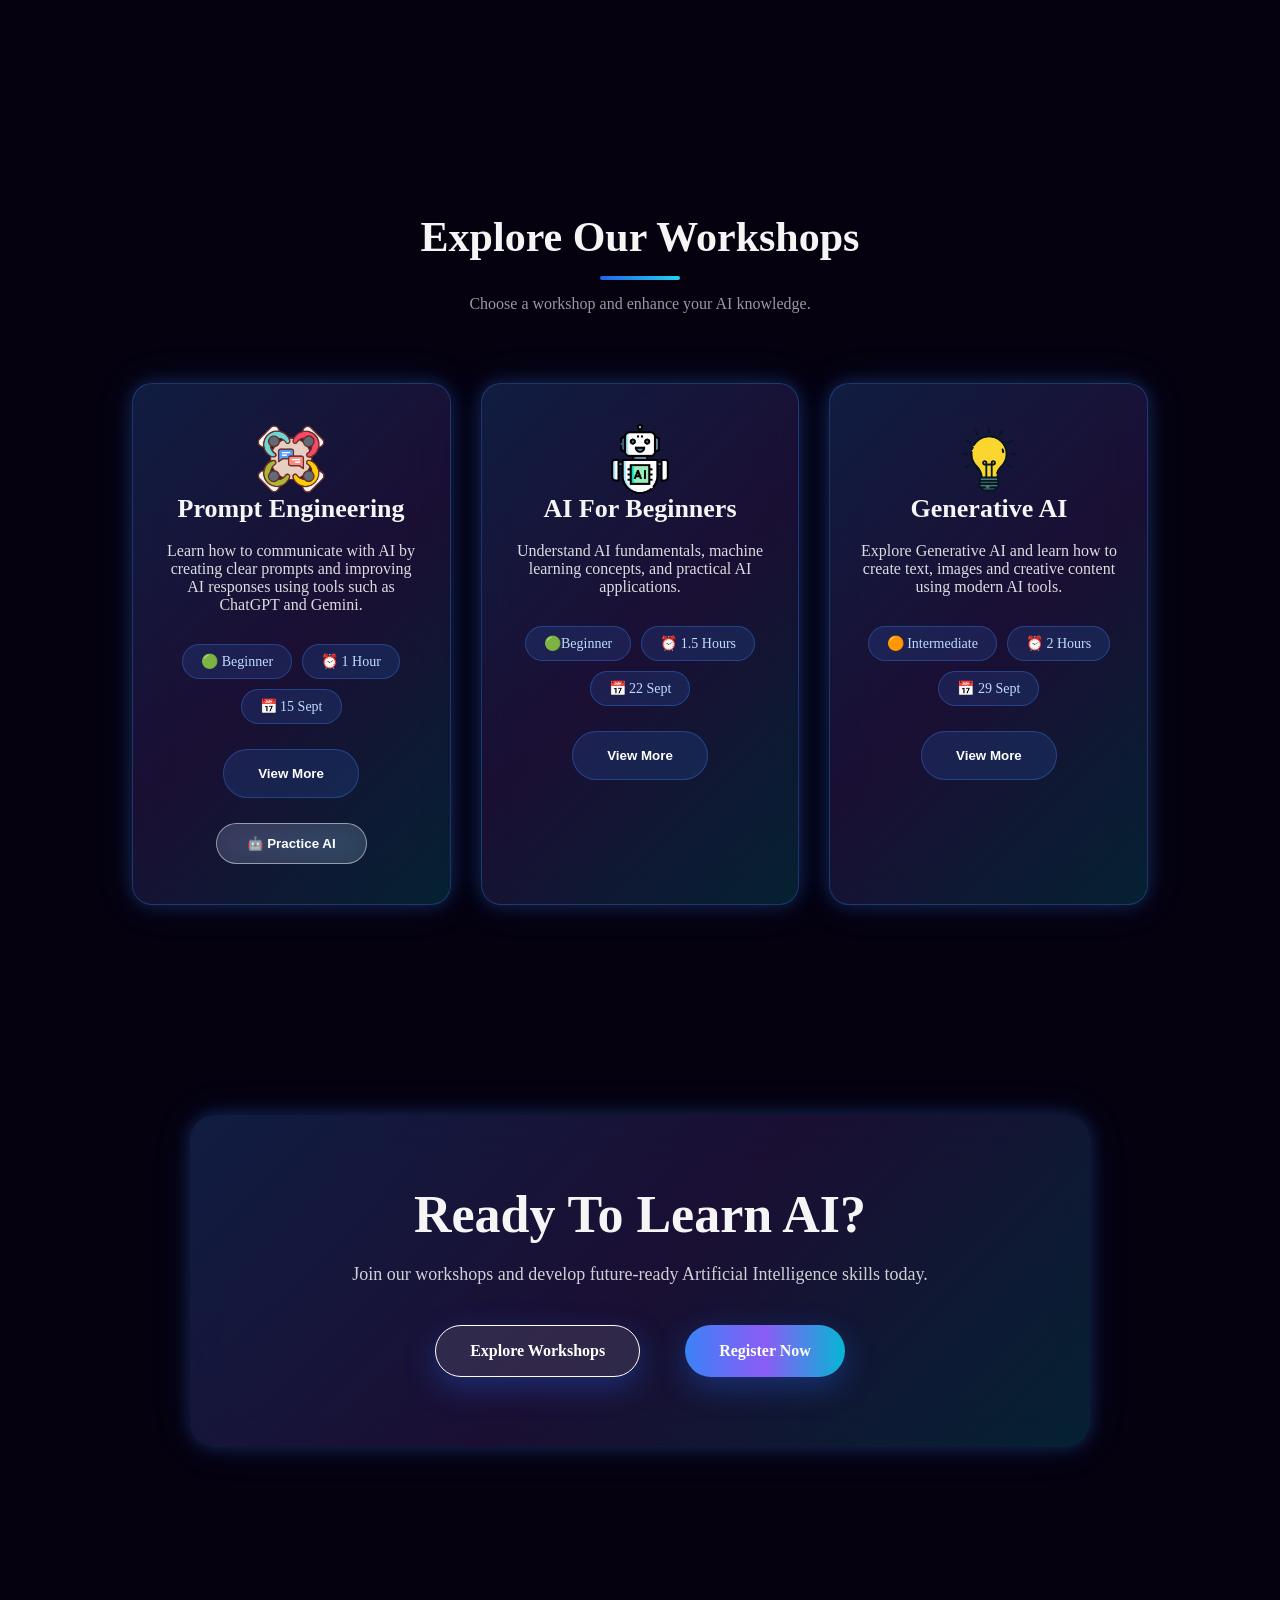
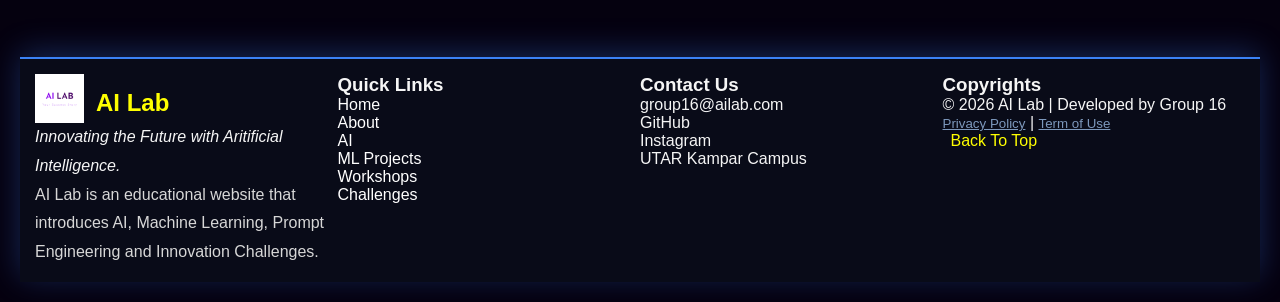
<file: workshop.html>
<!DOCTYPE html>
<html lang="en">

<head>
    <meta charset="utf-8">
    <meta name="viewport" content="width=device-width, initial-scale=1.0">
    <link rel="stylesheet" href="index.css">
    <link rel="stylesheet" href="workshop.css">
    <title>AI Workshop</title>
    <link rel="preconnect" href="https://fonts.googleapis.com">
    <link rel="preconnect" href="https://fonts.gstatic.com" crossorigin>
    <link href="https://fonts.googleapis.com/css2?family=Gelasio:ital,wght@0,400..700;1,400..700&display=swap"
        rel="stylesheet">
</head>

<body>
    <nav class="navbar">
        <div class="logo"><img class="logoHome" src="./images/AILablogo.png" alt="A descriptive summary of the image">
            AI Lab</div>
        <div class="hideMenu">
            <div class="menu" id="menu-toggle" style="padding:9.5% 25px; font-size: 22px;" >
                Menu
            </div>
            <ul class="nav-links">
                <li><a href="index.html">Home</a></li>
                <li><a href="aboutus.html">About</a></li>
                <li><a href="aiIntro.html">AI</a></li>
                <li><a href="machineLearning.html">ML Projects</a></li>
                <li><a href="workshop.html">Workshops</a></li>
                <li><a href="challenge.html">Challenges</a></li>
            </ul>
        </div>
        <div>
            <button id="logout-btn" onclick="logoutUser()"
                style="padding: 13.2px 20px; font-size:medium; background-color: #dc2626; color: white; border: none; border-radius: 5px; cursor: pointer;">
                Logout
            </button>
        </div>
    </nav>

    <!--content-->
    <section class="main">
        <div class=" main-content">
            <span class="tag">
                AI Innovation Hub
            </span>

            <h1>
                Explore The Future With AI
            </h1>

            <p>
                Learn about Artificial Intelligence, explore different
                AI tools, and practice using AI through our workshops.
            </p>

            <div class="main-buttons">
                <a href="#workshops" class="btn main-btn">
                    Explore Workshops
                </a>

               <a href="workshopRegister.html#register" class="btn main-btn">
                    Register Now
                </a>
            </div>

        </div>
    </section>


    <section class="featured">
        <div class="section-title">
            <h2>
                Featured Workshop
            </h2>

            <p>
                Explore our featured workshop designed to enhance your AI skills.
            </p>
        </div>

        <div class="featured-card">
            <div class="featured-icon">
                <img src="images/workshop1.png" alt="Prompt Engineering">
            </div>

            <div class="featured-info">
                <h3>
                    Prompt Engineering Workshop
                </h3>

                <p>
                    Learn how to write better prompts and get more useful answers
                    from AI tools.
                </p>

                <div class="details">
                    <div>
                        ⏰
                        1 Hour
                    </div>

                    <div>
                        🎯
                        Beginner
                    </div>
                </div>

                <a href="#workshops" class="btn main-btn start-btn">
                    Start Workshop
                </a>
            </div>

        </div>
    </section>

    <section id="workshops" class="workshops">
        <div class="section-title">

            <h2>Explore Our Workshops</h2>
            <p>Choose a workshop and enhance your AI knowledge.</p>

        </div>

        <div class="workshop-box">
            <div class="workshop-card">
                <div class="emoji-icon">
                    <img src="images/workshop2.png" alt="Prompt Engineering">
                </div>

                <h3>Prompt Engineering</h3>

                <p>
                    Learn how to communicate with AI by creating clear prompts
                    and improving AI responses using tools such as ChatGPT and Gemini.
                </p>

                <div class="meta">

                    <span>🟢 Beginner</span>
                    <span>⏰ 1 Hour</span>
                    <span>📅 15 Sept</span>

                </div>

                <button class="btn view-btn">
                    View More
                </button>

                <div class="hidden-info">
                    <p>Learn how to communicate effectively with AI models.</p><br>

                    <h4>Topics:</h4>

                    <ul>
                        <li>✓ What is Prompt Engineering</li>
                        <li>✓ Basic prompt structure</li>
                        <li>✓ Role prompting</li>
                        <li>✓ Few-shot prompting</li>
                    </ul><br>

                    <h4>Activity:</h4><br>
                    <p>Create your own prompt and compare AI responses.</p><br>
                    <h4>Learning Outcomes</h4>

                    <ul>
                        <li>✓ Create simple and clear prompts</li>
                        <li>✓ Understand how AI responds</li>
                        <li>✓ Use AI tools more effectively</li>
                    </ul>

                </div>

                <button class="btn practice-btn" onclick="showPractice(this)">
                    🤖 Practice AI
                </button>

                <div class="practice-box">
                    <h4>AI Prompt Simulator</h4>
                    <p>Choose an example or create your own prompt.</p>

                    <div class="prompt-example">
                        <h4>Quick Examples</h4>

                        <div class="example-buttons">

                            <button onclick="setPrompt('Explain what AI is')">
                                Explain AI
                            </button>

                            <button onclick="setPrompt('Write a story about robots')">
                                Write Story
                            </button>

                            <button onclick="setPrompt('Create an image prompt')">
                                Image Prompt
                            </button>

                            <button onclick="setPrompt('Explain machine learning')">
                                Machine Learning
                            </button>
                        </div>

                    </div>

                    <p>Enter your prompt:</p>

                    <textarea id="promptInput" placeholder="Example: Explain what AI is"></textarea>

                    <button class="btn main-btn" onclick="generateResponse()">
                        Generate
                    </button>

                    <h4>AI Response</h4>

                    <div id="aiOutput">
                        Your AI response will appear here...
                    </div>

                </div>
            </div>

            <div class="workshop-card">

                <div class="emoji-icon">
                    <img src="images/ai.png" alt="AI Beginner">
                </div>

                <h3>AI For Beginners</h3>
                <p>
                    Understand AI fundamentals, machine learning concepts, and practical AI
                    applications.
                </p>

                <div class="meta">
                    <span>🟢Beginner</span>
                    <span>⏰ 1.5 Hours</span>
                    <span>📅 22 Sept</span>
                </div>

                <button class="btn view-btn">
                    View More
                </button>

                <div class="hidden-info">
                    <p>
                        Explore the fundamentals of Artificial Intelligence and understand
                        how machines learn, process information and make decisions.
                    </p><br>

                    <h4>Topics:</h4>

                    <ul>
                        <li>✓ What is Artificial Intelligence?</li>
                        <li>✓ Machine Learning vs Deep Learning</li>
                        <li>✓ How AI learns from data</li>
                    </ul><br>

                    <h4>Activity</h4>

                    <p>Identify AI applications in daily life.</p>
                </div>

            </div>

            <div class="workshop-card">
                <div class="emoji-icon">
                    <img src="images/generative.png" alt="Generative AI">
                </div>

                <h3>Generative AI</h3>

                <p>
                    Explore Generative AI and learn how to create text, images and creative
                    content using modern AI tools.
                </p>

                <div class="meta">
                    <span>🟠 Intermediate</span>
                    <span>⏰ 2 Hours</span>
                    <span>📅 29 Sept</span>
                </div>

                <button class="btn view-btn">
                    View More
                </button>

                <div class="hidden-info">
                    <p>
                        Learn about popular Generative AI tools and how they can help
                        create text, images and digital content.
                    </p>

                    <div class="ai-tools">
                        <a href="https://chat.openai.com" target="_blank" class="tool-btn">
                            🤖 ChatGPT
                        </a>

                        <a href="https://gemini.google.com" target="_blank" class="tool-btn">
                            ⭐ Google Gemini
                        </a>

                        <a href="https://copilot.microsoft.com" target="_blank" class="tool-btn">
                            💻 Microsoft Copilot
                        </a>

                        <a href="https://www.canva.com/ai/" target="_blank" class="tool-btn">
                            🎨 Canva AI
                        </a>
                    </div>

                </div>
            </div>
        </div>
    </section>

    <section class="join">
        <div class="join-box">

            <h2>
                Ready To Learn AI?
            </h2>
            <p>
                Join our workshops and develop future-ready
                Artificial Intelligence skills today.
            </p>

            <div class="hero-buttons">
                <a href="#workshops" class="btn btn-primary">
                    Explore Workshops
                </a>

               <a href="workshopRegister.html#register" class="btn main-btn">
                    Register Now
                </a>
            </div>

        </div>
    </section>


    <!--footer-->
    <footer class="footer">
        <div class="footCol">
            <div class="logoLayout">
                <img class="logoFoot" src="./images/AILablogo.png" alt="A descriptive summary of the image">
                <h2 id="LogoName">AI Lab</h2>
            </div>

            <p class="footDesc">
                <em style="color: whitesmoke;">Innovating the Future with Aritificial Intelligence.</em><br>
                AI Lab is an educational website that introduces AI,
                Machine Learning, Prompt Engineering and Innovation Challenges.
                <br>
            </p>
        </div>
        <!--quick Link-->
        <div class="footCol">

            <h3>Quick Links</h3>
            <ul class="footerLinks">

                <li><a href="index.html">Home</a></li>
                <li><a href="aboutus.html">About</a></li>
                <li><a href="aiIntro.html">AI</a></li>
                <li><a href="machineLearning.html">ML Projects</a></li>
                <li><a href="workshop.html">Workshops</a></li>
                <li><a href="challenge.html">Challenges</a></li>
            </ul>
        </div>
        <div class="footCol">
            <h3>Contact Us</h3>
            <p>group16@ailab.com</p>
            <p><a href="https://github.com/yichengchai/AI-and-Innovation-Club" target="_blank">GitHub</a></p>
            <p><a href="https://www.instagram.com/chaiyc1111" target="_blank">Instagram</a></p>
            <p>UTAR Kampar Campus</p>
        </div>

        <div class="footCol">
            <h3>Copyrights</h3>
            <p>
                &copy;
                2026 AI Lab | Developed by Group 16
            </p>
            <div class="footPolicy">
                <button class="footerBtn" id="privacyLink">Privacy Policy</button>
                |
                <button class="footerBtn" id="termLink">Term of Use</button>
            </div>
            <div class="backToTop">
                <a href="#">Back To Top</a>
            </div>
        </div>
    </footer>

    <!--Pop up message for policy terms cookie-->
    <div id="policyModel" class="model">
        <div class="model-content">
            <span class="close">&times;</span>
            <h2 id="modelTitle">Header:</h2>
            <div id="modelBody">Content:</div>
        </div>
    </div>

    <!--Pop up content(hidden) unless user click-->
    <div id="privacyContent" style="display: none;">
        <p>
            AI Lab respect your privacy. This is only an education website.
        </p>
        <p>No password is collected.<br>
            No payment information is stored. <br>
            No personal information is shared.</p>
    </div>

    <div id="termContent" style="display: none;">
        <p>
            This website is developed for educational purpose. </p>
        <p>User mahy browse freely. All the content is for learning purposes.</p>
        <p>AI Lab is not responsible for the misuse.</p>
    </div>

    <script>
        //to log out]
        // Universal function to clear cookies from any subpage
        function logoutUser() {
            // Setting an expiration date in the past deletes the cookies site-wide (path=/)
            document.cookie = "username=; path=/; expires=Thu, 01 Jan 1970 00:00:00 UTC; SameSite=Lax";
            document.cookie = "email=; path=/; expires=Thu, 01 Jan 1970 00:00:00 UTC; SameSite=Lax";

            alert("You have been logged out successfully.");

            // Redirects the user instantly back to the homepage to log in again
            window.location.href = "index.html";
        }


    </script>
    <script src="headerFooter.js"></script>
    <script src="workshop.js"></script>
</body>

</html>
</file>
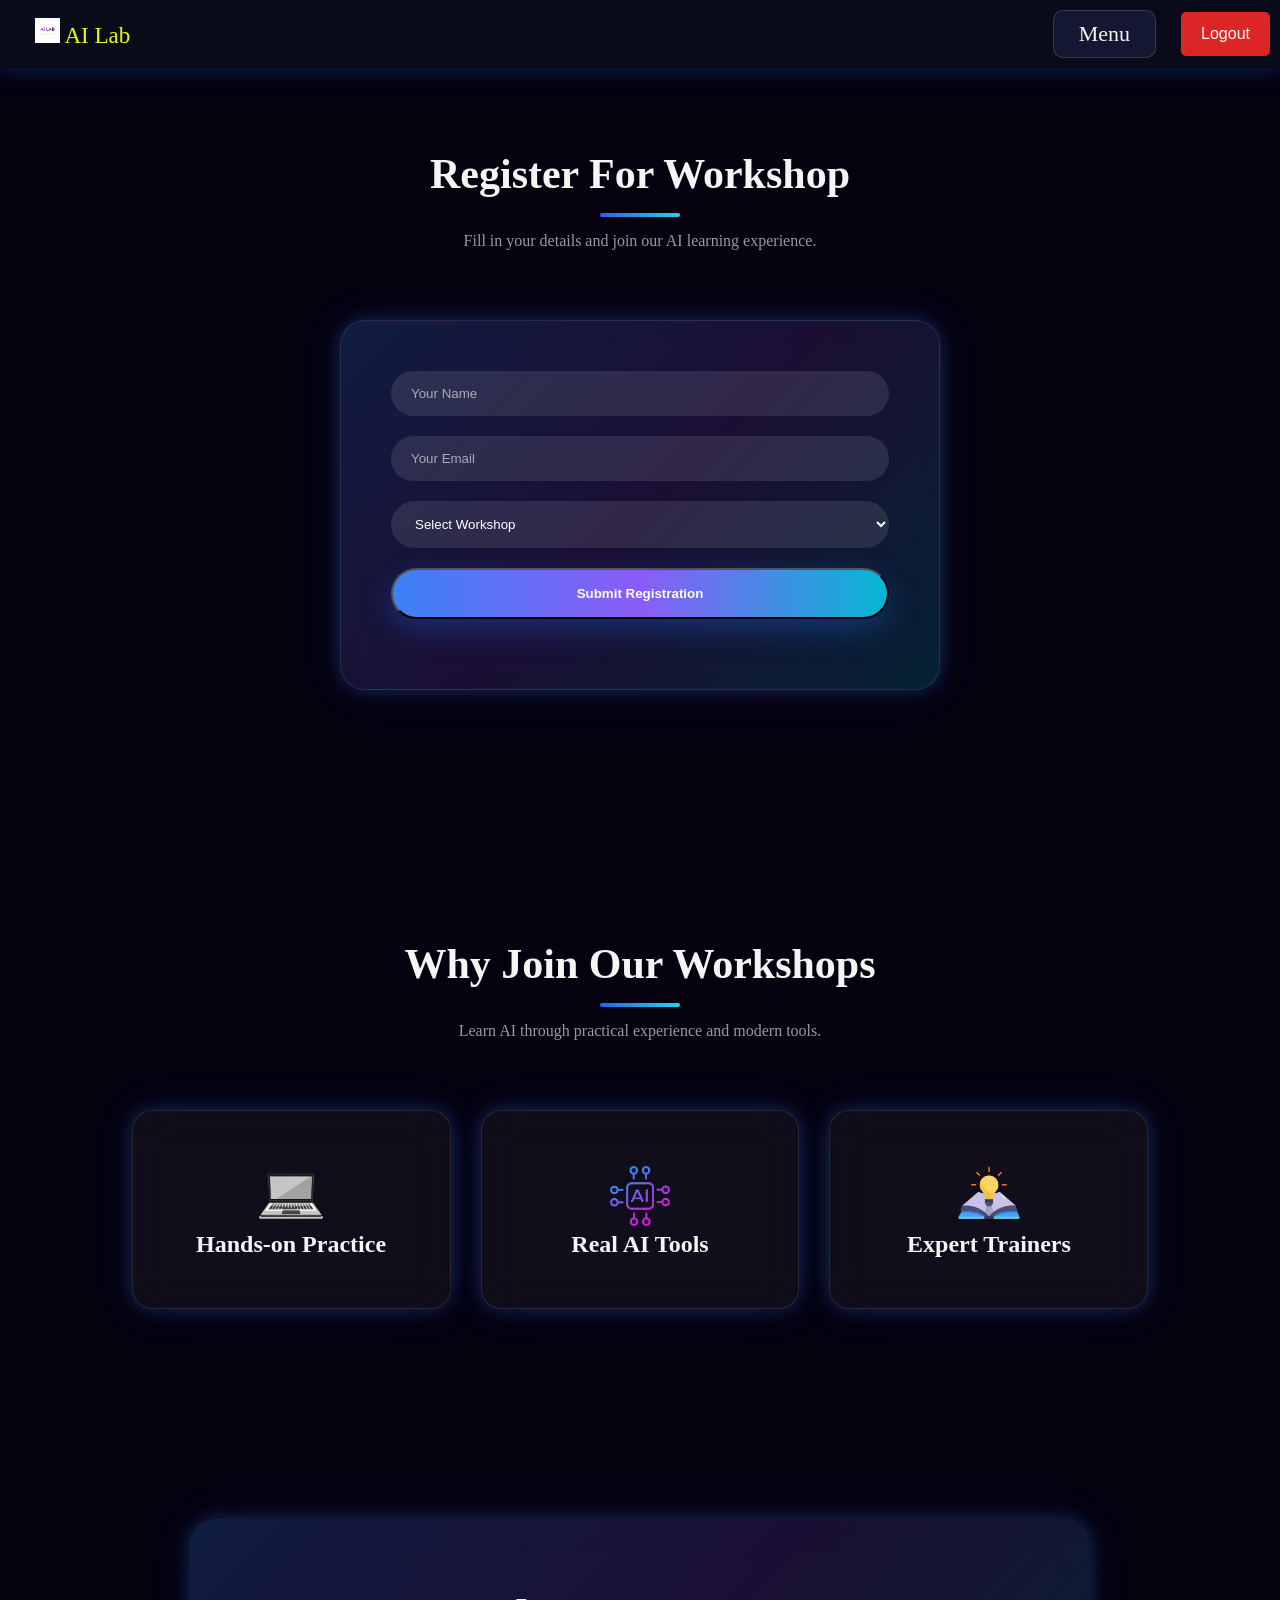
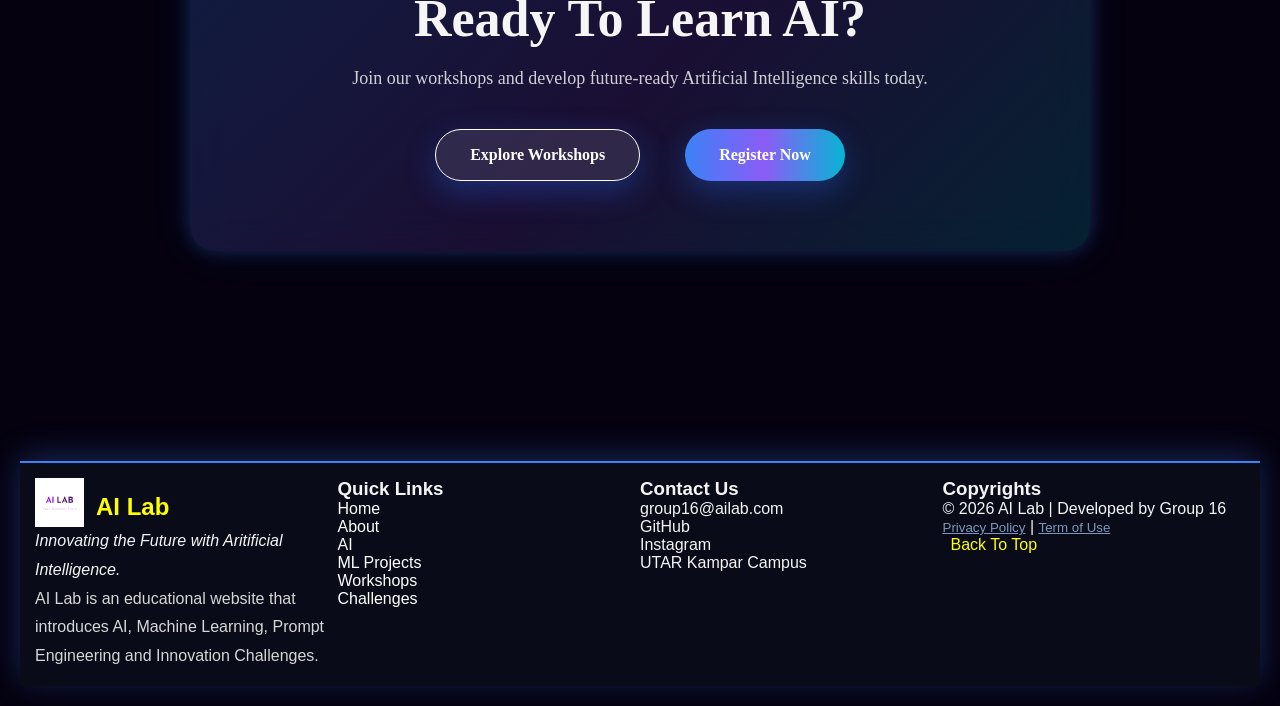
<file: workshopRegister.html>
<!DOCTYPE html>
<html lang="en">

<head>
    <meta charset="utf-8">
    <meta name="viewport" content="width=device-width, initial-scale=1.0">
    <link rel="stylesheet" href="index.css">
    <link rel="stylesheet" href="workshop.css">
    <title>Register - AI Workshop</title>
    <link rel="preconnect" href="https://fonts.googleapis.com">
    <link rel="preconnect" href="https://fonts.gstatic.com" crossorigin>
    <link href="https://fonts.googleapis.com/css2?family=Gelasio:ital,wght@0,400..700;1,400..700&display=swap"
        rel="stylesheet">
</head>

<body>
    <nav class="navbar">
        <div class="logo"><img class="logoHome" src="./images/AILablogo.png" alt="A descriptive summary of the image">
            AI Lab</div>
        <div class="hideMenu">
            <div class="menu" id="menu-toggle" style="padding:9.5% 25px; font-size: 22px;" >
                Menu
            </div>
            <ul class="nav-links">
                <li><a href="index.html">Home</a></li>
                <li><a href="aboutus.html">About</a></li>
                <li><a href="aiIntro.html">AI</a></li>
                <li><a href="machineLearning.html">ML Projects</a></li>
                <li><a href="workshop.html">Workshops</a></li>
                <li><a href="challenge.html">Challenges</a></li>
            </ul>
        </div>
        <div>
            <button id="logout-btn" onclick="logoutUser()"
                style="padding: 13.2px 20px; font-size:medium; background-color: #dc2626; color: white; border: none; border-radius: 5px; cursor: pointer;">
                Logout
            </button>
        </div>
    </nav>

    <section class="register" id="register">
        <div class="section-title">
            <h2>
                Register For Workshop
            </h2>

            <p>
                Fill in your details and join our AI learning experience.
            </p>
        </div>

        <div class="register-box">
            <form id="registerForm">
                <input type="text" name="fullName" placeholder="Your Name" required>
                <input type="email" name="email" placeholder="Your Email" required>
                <select name="workshop" required>

                    <option value="">
                        Select Workshop
                    </option>

                    <option>
                        Prompt Engineering
                    </option>

                    <option>
                        AI For Beginners
                    </option>

                    <option>
                        Generative AI
                    </option>

                </select>

                <button type="submit" class="btn btn-primary">
                    Submit Registration
                </button>
            </form>
            <p id="successMessage"></p>


            <div id="registrationSummary" class="summary-box" style="display:none;">
                <h3>📋 Registration Summary</h3>

                <div class="summary-item">
                    <span class="label">Name</span>
                    <span id="summaryName"></span>
                </div>

                <div class="summary-item">
                    <span class="label">Email</span>
                    <span id="summaryEmail"></span>
                </div>

                <div class="summary-item">
                    <span class="label">Workshop</span>
                    <span id="summaryWorkshop"></span>
                </div>
            </div>

        </div>
    </section>


    <section class="features">
        <div class="section-title">

            <h2>
                Why Join Our Workshops
            </h2>

            <p>
                Learn AI through practical experience and modern tools.
            </p>
        </div>

        <div class="feature-grid">
            <div class="feature">

                <div class="emoji-icon">
                    <img src="images/handson.png" alt="Hands-on Practice">
                </div>

                <h3>
                    Hands-on Practice
                </h3>
            </div>

            <div class="feature">
                <div class="emoji-icon">
                    <img src="images/aiTools.png" alt="Real AI Tools">
                </div>
                <h3>
                    Real AI Tools
                </h3>
            </div>

            <div class="feature">
                <div class="emoji-icon">
                    <img src="images/trainer.png" alt="Expert Trainers">

                </div>

                <h3>
                    Expert Trainers
                </h3>
            </div>

        </div>
    </section>


    <section class="join">
        <div class="join-box">

            <h2>
                Ready To Learn AI?
            </h2>
            <p>
                Join our workshops and develop future-ready
                Artificial Intelligence skills today.
            </p>

            <div class="hero-buttons">
                <a href="workshop.html#workshops" class="btn btn-primary">
                    Explore Workshops
                </a>

                <a href="#register" class="btn main-btn">
                    Register Now
                </a>
            </div>

        </div>
    </section>


    <!--footer-->
    <footer class="footer">
        <div class="footCol">
            <div class="logoLayout">
                <img class="logoFoot" src="./images/AILablogo.png" alt="A descriptive summary of the image">
                <h2 id="LogoName">AI Lab</h2>
            </div>

            <p class="footDesc">
                <em style="color: whitesmoke;">Innovating the Future with Aritificial Intelligence.</em><br>
                AI Lab is an educational website that introduces AI,
                Machine Learning, Prompt Engineering and Innovation Challenges.
                <br>
            </p>
        </div>
        <!--quick Link-->
        <div class="footCol">

            <h3>Quick Links</h3>
            <ul class="footerLinks">

                <li><a href="index.html">Home</a></li>
                <li><a href="aboutus.html">About</a></li>
                <li><a href="aiIntro.html">AI</a></li>
                <li><a href="machineLearning.html">ML Projects</a></li>
                <li><a href="workshop.html">Workshops</a></li>
                <li><a href="challenge.html">Challenges</a></li>
            </ul>
        </div>
        <div class="footCol">
            <h3>Contact Us</h3>
            <p>group16@ailab.com</p>
            <p><a href="https://github.com/yichengchai/AI-and-Innovation-Club" target="_blank">GitHub</a></p>
            <p><a href="https://www.instagram.com/chaiyc1111" target="_blank">Instagram</a></p>
            <p>UTAR Kampar Campus</p>
        </div>

        <div class="footCol">
            <h3>Copyrights</h3>
            <p>
                &copy;
                2026 AI Lab | Developed by Group 16
            </p>
            <div class="footPolicy">
                <button class="footerBtn" id="privacyLink">Privacy Policy</button>
                |
                <button class="footerBtn" id="termLink">Term of Use</button>
            </div>
            <div class="backToTop">
                <a href="#">Back To Top</a>
            </div>
        </div>
    </footer>

    <!--Pop up message for policy terms cookie-->
    <div id="policyModel" class="model">
        <div class="model-content">
            <span class="close">&times;</span>
            <h2 id="modelTitle">Header:</h2>
            <div id="modelBody">Content:</div>
        </div>
    </div>

    <!--Pop up content(hidden) unless user click-->
    <div id="privacyContent" style="display: none;">
        <p>
            AI Lab respect your privacy. This is only an education website.
        </p>
        <p>No password is collected.<br>
            No payment information is stored. <br>
            No personal information is shared.</p>
    </div>

    <div id="termContent" style="display: none;">
        <p>
            This website is developed for educational purpose. </p>
        <p>User mahy browse freely. All the content is for learning purposes.</p>
        <p>AI Lab is not responsible for the misuse.</p>
    </div>

    <script>
        //to log out]
        // Universal function to clear cookies from any subpage
        function logoutUser() {
            // Setting an expiration date in the past deletes the cookies site-wide (path=/)
            document.cookie = "username=; path=/; expires=Thu, 01 Jan 1970 00:00:00 UTC; SameSite=Lax";
            document.cookie = "email=; path=/; expires=Thu, 01 Jan 1970 00:00:00 UTC; SameSite=Lax";

            alert("You have been logged out successfully.");

            // Redirects the user instantly back to the homepage to log in again
            window.location.href = "index.html";
        }


    </script>
    <script src="headerFooter.js"></script>
    <script src="workshop.js"></script>
</body>

</html>
</file>
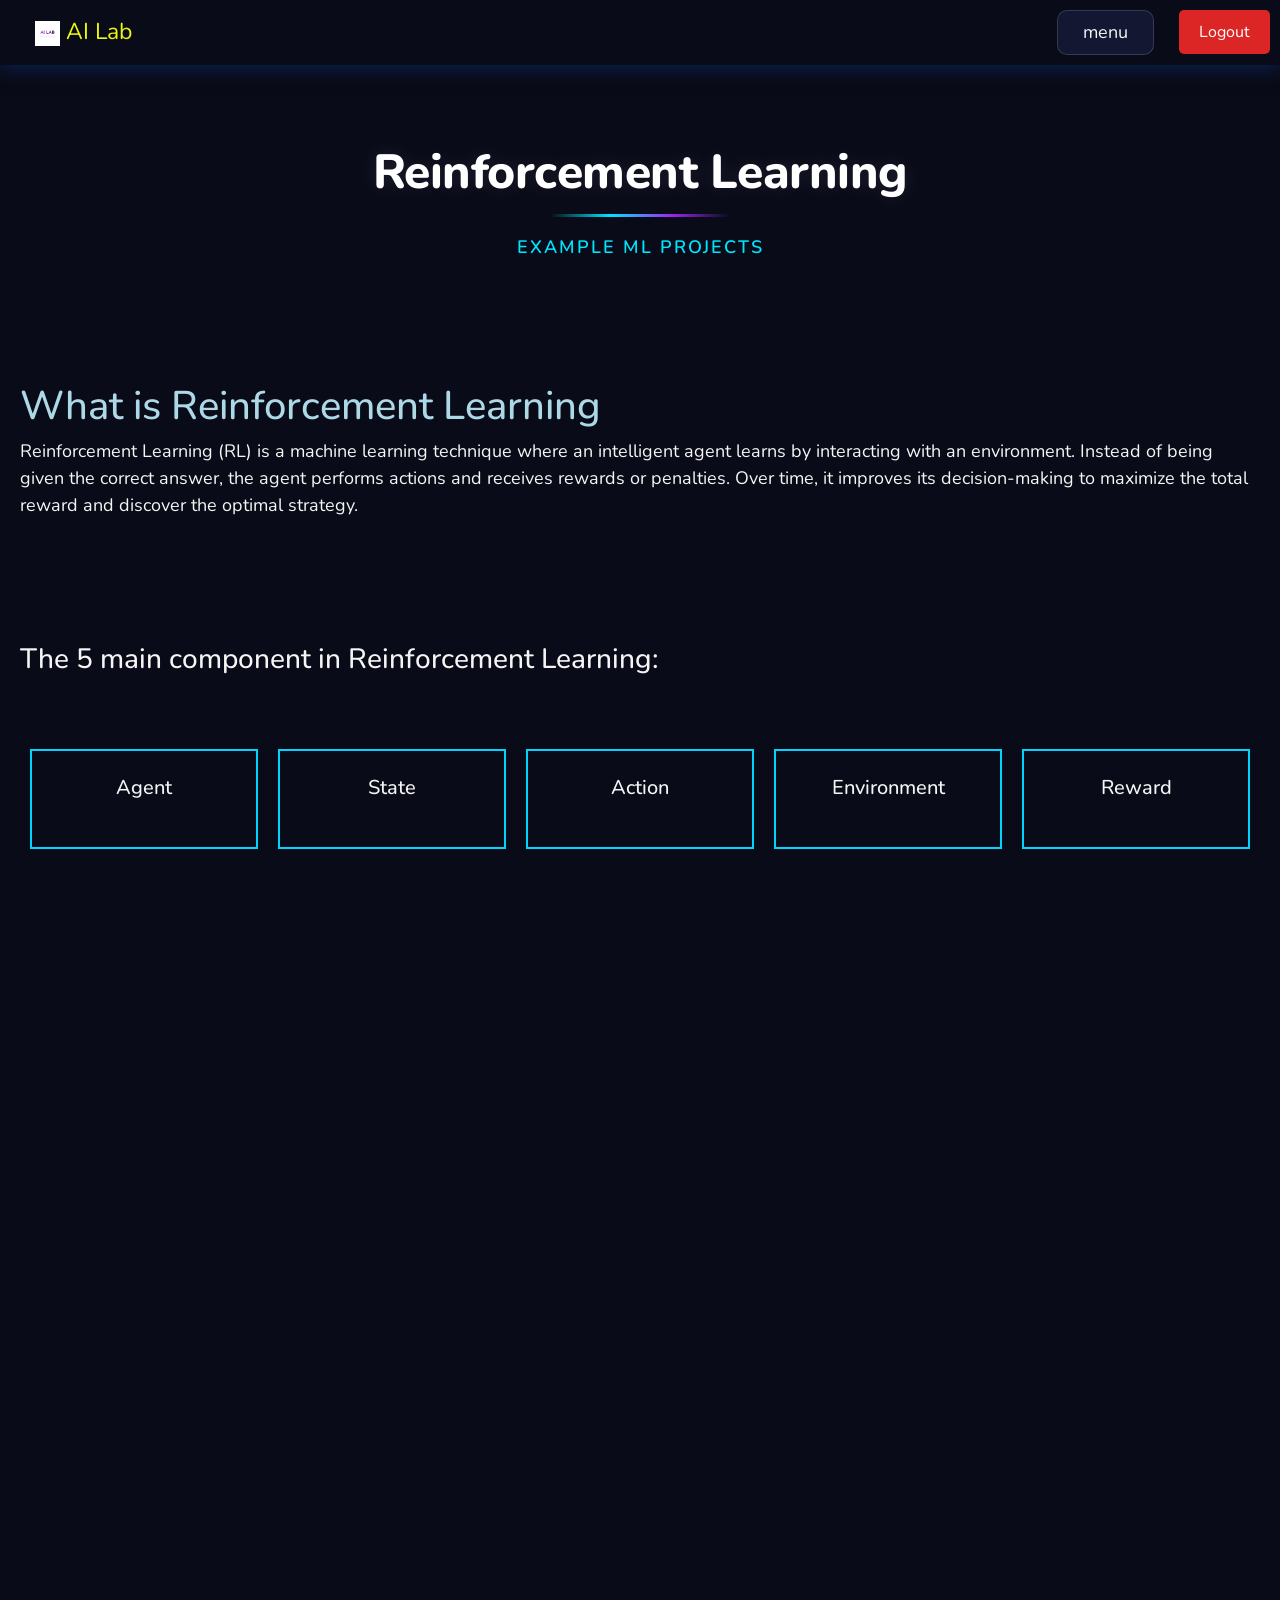
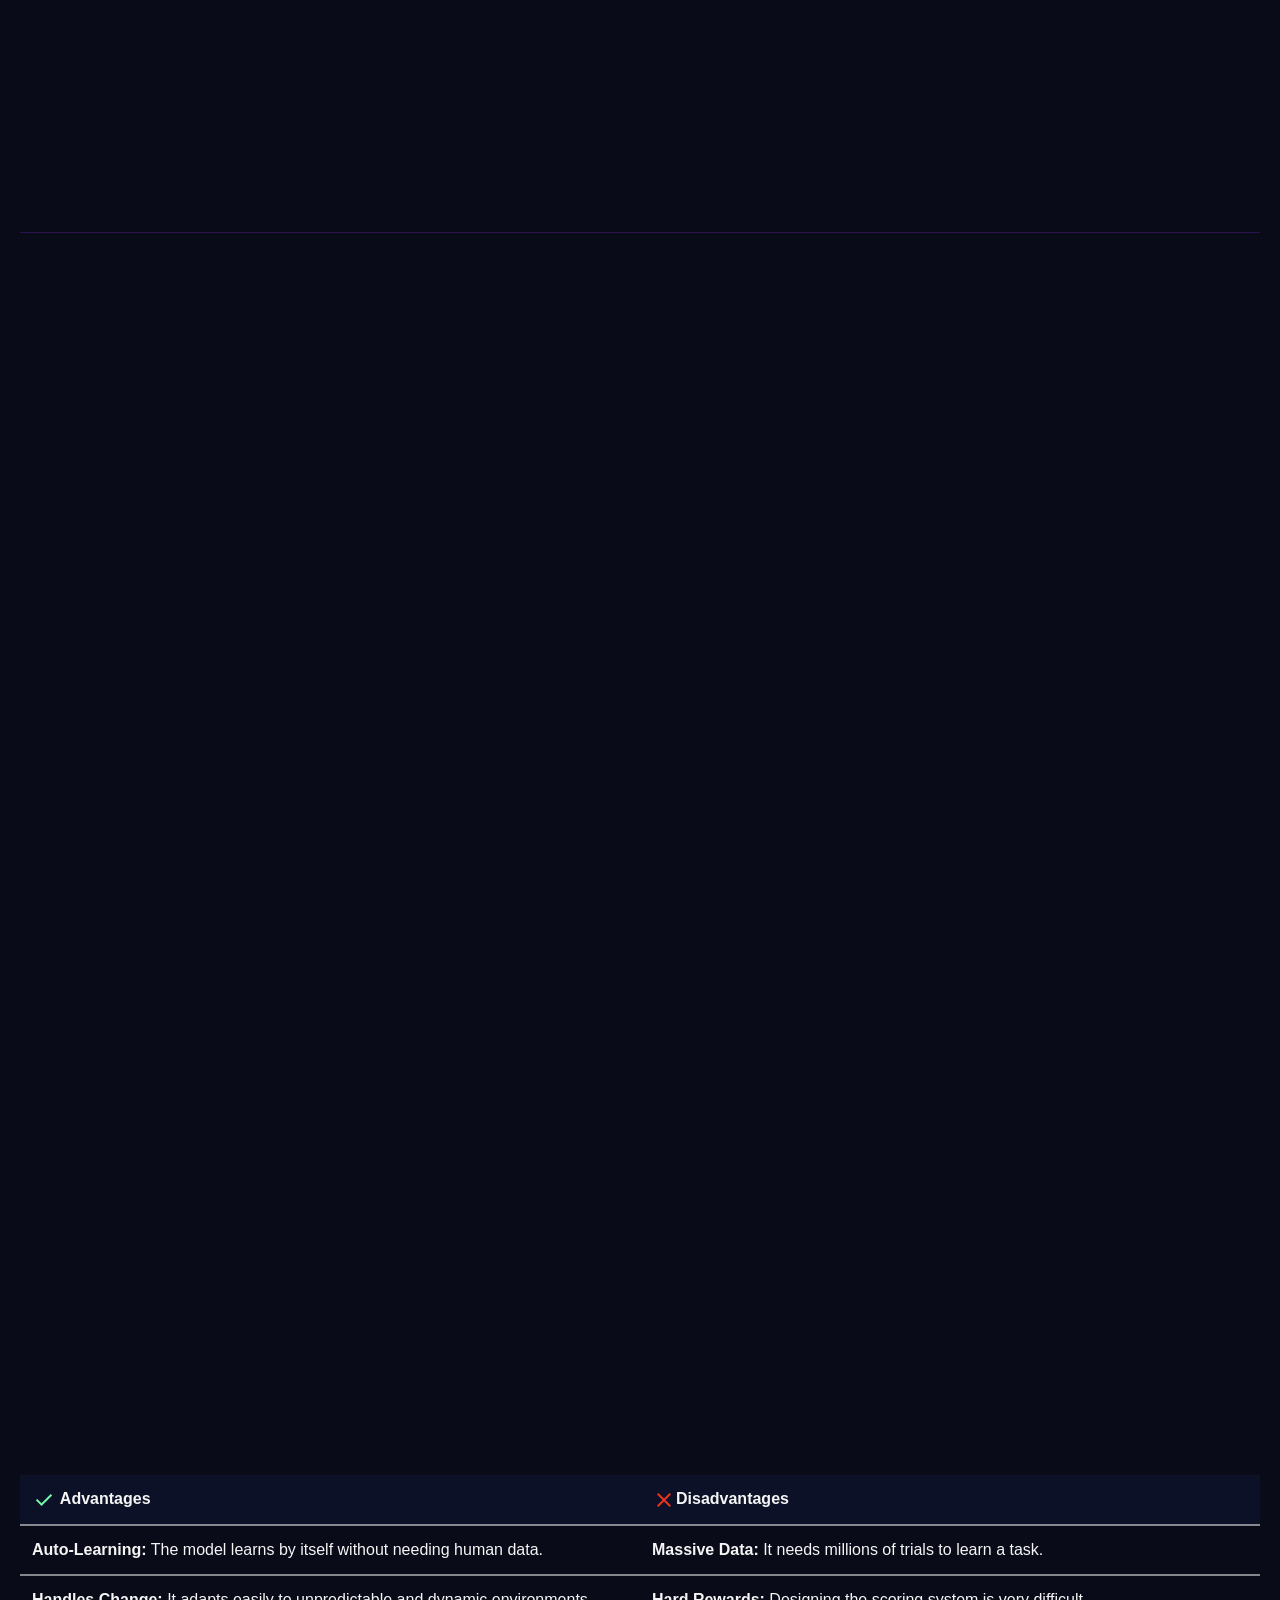
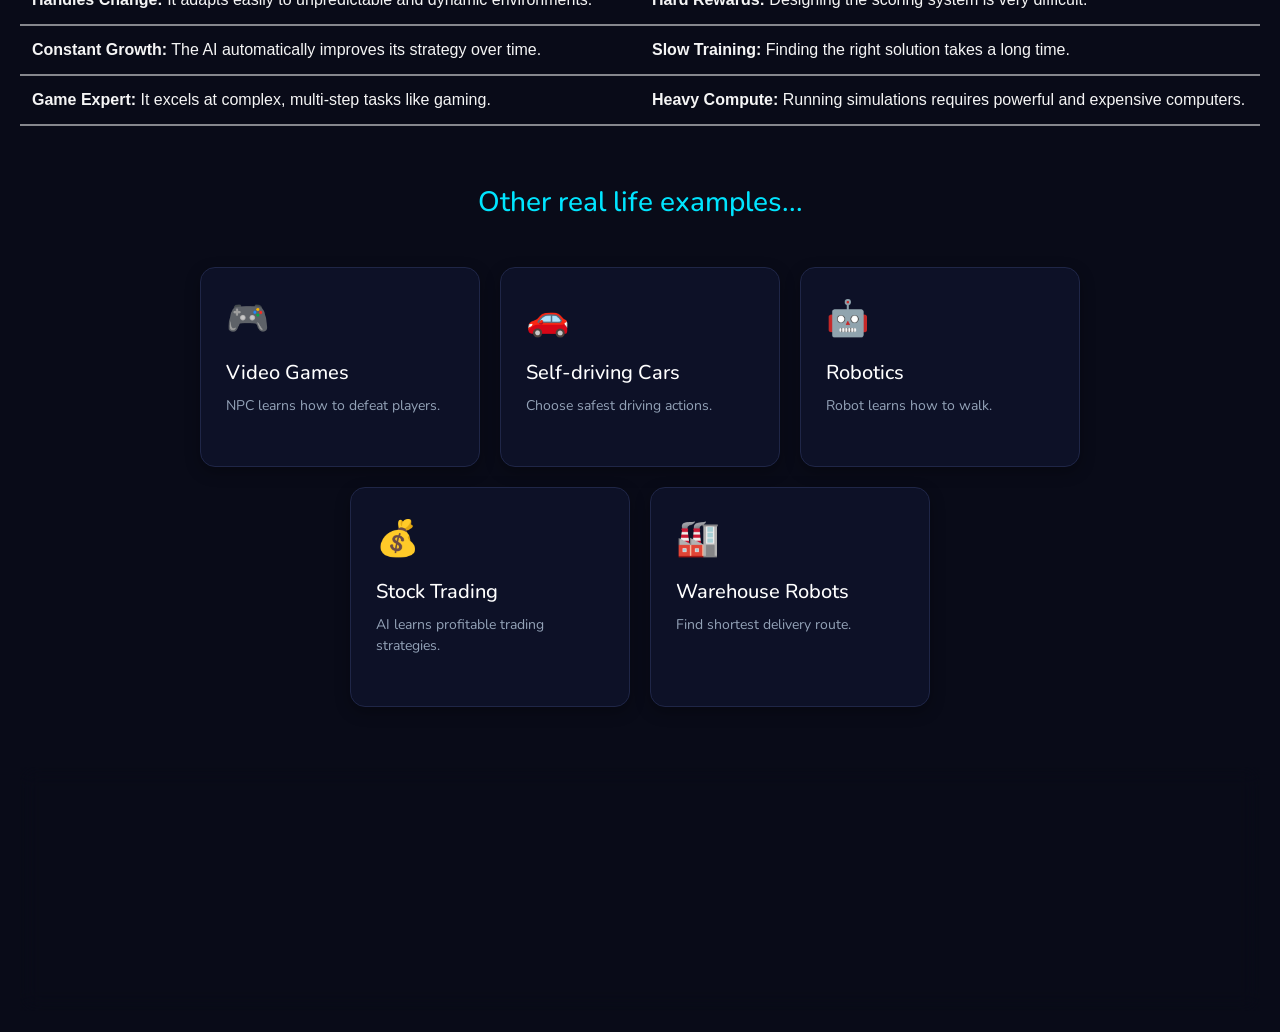
<file: ML/reinforcementML.html>
<!DOCTYPE html>
<html lang="en">

<head>
    <meta charset="utf-8">
    <link href="https://cdn.jsdelivr.net/npm/bootstrap@5.3.3/dist/css/bootstrap.min.css" rel="stylesheet">
    <link rel="stylesheet" href="../index.css">

    <link rel="preconnect" href="https://fonts.googleapis.com">
    <link rel="preconnect" href="https://fonts.gstatic.com" crossorigin>
    <link href="https://fonts.googleapis.com/css2?family=Nunito:ital,wght@0,200..1000;1,200..1000&display=swap"
        rel="stylesheet">

    <!--arrow icon-->
    <link rel="stylesheet"
        href="https://fonts.googleapis.com/css2?family=Material+Symbols+Outlined:opsz,wght,FILL,GRAD@20..48,100..700,0..1,-50..200&icon_names=arrow_forward_ios">

    <meta name="viewport" content="width=device-width, initial-scale=1.0">
    <title>Reinforcement Learning</title>
    <style>
        h1 {
            color: lightblue;
        }

        body {
            background: #090b18;
            font-family: "Nunito", sans-serif;
        }

        section {
            margin-top: 10%;
            margin-bottom: 10%;
        }

        .nav-bar {
            font-size: 20px;
        }

        .footer h3 {
            font-size: 20px;
        }

        .footer p,
        .footer a {
            font-size: 15px;
        }

        @media screen and (max-width:768px) {
            h1 {
                font-size: 2rem;
            }

            h2 {
                font-size: 1.7rem;
            }

            h3 {
                font-size: 1.4rem;
            }

            h4 {
                font-size: 1.1rem;
            }

            h5 {
                font-size: 1rem;
            }

            p {
                font-size: 0.9rem;
            }

            .mainComponentRL {
                display: flex;
                flex-wrap: wrap;
                justify-content: space-between;
            }

            .flow {
                flex-wrap: wrap;

            }

            .bubbleSquare {
                width: 120px;
                height: 120px;
                flex-direction: column;
            }

            .front img {
                width: 45%;
            }

            .back {
                font-size: 12px;
                padding: 12px;
            }

            .example-card {
                width: 100%;
            }

            .front img {
                width: 25px;
                margin-bottom: 5px;
            }

            .front h4 {
                font-size: 0.9rem;
            }

            .grid {
                grid-template-columns: repeat(5, 50px);
                gap: 5px;

            }

            .cell {

                width: 50px;
                height: 50px;
                font-size: 22px;
            }

            #startBtn,
            #resetBtn {

                width: 100%;
                margin-top: 15px;
                padding: 12px;

                font-size: 16px;
            }

            .card {
                padding: 15px;
            }

            .card h3 {

                font-size: 18px;

            }

            .card span {
                font-size: 16px;
            }
        }
    </style>
    <link rel="preconnect" href="https://fonts.googleapis.com">
    <link rel="preconnect" href="https://fonts.gstatic.com" crossorigin>
    <link href="https://fonts.googleapis.com/css2?family=Gelasio:ital,wght@0,400..700;1,400..700&display=swap"
        rel="stylesheet">
</head>

<body>
    <!--navigation bar-->
    <nav class="navbar">
        <div class="logo"><img class="logoHome" src="../images/AILablogo.png" alt="A descriptive summary of the image">
            AI Lab</div>
        <div class="hideMenu">
            <div class="menu" id="menu-toggle">
                menu
            </div>
            <ul class="nav-links">
                <li><a href="../index.html">Home</a></li>
                <li><a href="../aboutus.html">About</a></li>
                <li><a href="../aiIntro.html">AI</a></li>
                <li><a href="../machineLearning.html">ML Projects</a></li>
                <li><a href="../workshop.html">Workshops</a></li>
                <li><a href="../challenge.html">Challenges</a></li>
            </ul>
        </div>
         <div>
            <button id="logout-btn" onclick="logoutUser()"
                style="padding: 10px 20px; background-color: #dc2626; color: white; border: none; border-radius: 5px; cursor: pointer;">
                Logout
            </button>
        </div>
    </nav>

    <section class="fadeSection" style="margin-top: 0%;">
        <section class="mlHeader">
            <h1 class="main-ml-title">Reinforcement Learning</h1>
            <div class="title-divider"></div>
            <h2 class="sub-ml-title">Example ML Projects</h2>
        </section>
    </section>


    <h1 class="fadeSection" style="color:lightblue; ">What is Reinforcement Learning</h1>
    <p style="font-size: large;">
        Reinforcement Learning (RL) is a machine learning technique where an intelligent agent learns by interacting
        with an environment.
        Instead of being given the correct answer,
        the agent performs actions and receives rewards or penalties.
        Over time, it improves its decision-making to maximize the total reward and discover the optimal strategy.
    </p>



    <section class="fadeSection">
        <h3> The 5 main component in Reinforcement Learning: </h3>
        <div class="mainComponentRL">
            <div class="bubbleSquare">
                <h5>Agent</h5>
            </div>
            <div class="bubbleSquare">
                <h5>State</h5>
            </div>
            <div class="bubbleSquare">
                <h5>Action</h5>
            </div>
            <div class="bubbleSquare">
                <h5>Environment</h5>
            </div>
            <div class="bubbleSquare">
                <h5>Reward</h5>
            </div>
        </div>
    </section>

    <section class="fadeSection">
        <section class="rlFlow">
            <h3 style="margin-bottom: 10%; margin-top: 10%;">How Reinforcement Learning Cycle</h3>
            <div class="flow">
                <div class="bubbleSquare">
                    <div class="front">
                        <img src="../images/MLimages/reinforcement/aiAgent.png" alt="aiAgent.png">
                        <h4>Agent</h4>
                    </div>
                    <div class="back">
                        <p>
                            The agent observe the state (current situation).
                        </p>
                    </div>
                </div>

                <div class="arrow">
                    <span class="material-symbols-outlined">arrow_forward_ios</span>
                </div>

                <div class="bubbleSquare">
                    <div class="front">
                        <img src="../images/MLimages/reinforcement/action.png" alt="action.png">
                        <h4>Take Action</h4>
                    </div>
                    <div class="back">
                        <p>
                            The agent interacts with the environment by choosing action.
                        </p>
                    </div>
                </div>

                <div class="arrow">
                    <span class="material-symbols-outlined">arrow_forward_ios</span>
                </div>

                <div class="bubbleSquare">
                    <div class="front" style="word-break: break-all;">
                        <img src="../images/MLimages/reinforcement/envrionment.png" alt="environment.png">
                        <h4>Environment</h4>
                    </div>
                    <div class="back">
                        <p>
                            The world where the action takes place.
                        </p>
                    </div>
                </div>

                <div class="arrow">
                    <span class="material-symbols-outlined">arrow_forward_ios</span>
                </div>

                <div class="bubbleSquare">
                    <div class="front">
                        <img src="../images/MLimages/reinforcement/reward.png" alt="reward.png">
                        <h4>Reward</h4>
                    </div>
                    <div class="back">
                        <p>
                            Positive or negative feedback after each action.
                        </p>
                    </div>
                </div>

                <div class="arrow">
                    <span class="material-symbols-outlined">arrow_forward_ios</span>
                </div>

                <div class="bubbleSquare">
                    <div class="front">
                        <img src="../images/MLimages/reinforcement/updatePolicy.png" alt="UpdatePolicy.png">
                        <h4>Update Policy</h4>
                    </div>
                    <div class="back">
                        <p>
                            The AI updates its strategy to gain higher future rewards.
                        </p>
                    </div>
                </div>
            </div>
        </section>
    </section>

    <section class="fadeSection"
        style="text-align: center; color:whitesmoke; transition: all 0.4s cubic-bezier(0.175, 0.885, 0.32, 1.275);">
        <h3>How does it function?</h3>
        <h5 style="color:lightblue;">"Learning by Trial and Error"</h5>

        <p>
            Instead of learning from correct answers,
            the AI learns by interacting with an environment,
            receiving rewards and penalties until it discovers
            the best strategy.
        </p>
    </section>
    <hr style="color:#9c29f4">
    <section class="fadeSection">
        <section id="demoRL" class="rl-container">

            <h2 style="margin-top: 10%;">🤖 Reinforcement Learning Demo</h2>

            <p>Watch how the AI Agent calculate the best path by using its training result.</p>

            <div id="grid" class="grid"></div>
            <div class="infoPanel">
                <div class="card">
                    <h3>Episode</h3>
                    <span id="episode">1</span>
                    <p id="log">
                        Waiting to train...
                    </p>
                </div>
                <div class="card">
                    <h3>Reward</h3>
                    <span id="reward">0</span>
                </div>
                <div class="card">
                    <h3>Steps</h3>
                    <span id="steps">0</span>
                </div>
                <div class="card">
                    <h3>Learning</h3>

                    <div class="progressBar">
                        <div id="progressFill"></div>
                    </div>
                    <span id="progressText">0%</span>
                </div>
            </div>

            <button id="startBtn">
                <svg xmlns="http://www.w3.org/2000/svg" height="40px" viewBox="0 -960 960 960" width="40px"
                    fill="#e3e3e3">
                    <path
                        d="M384.67-307.33 652-480 384.67-652.67v345.34ZM186.67-120q-27 0-46.84-19.83Q120-159.67 120-186.67v-586.66q0-27 19.83-46.84Q159.67-840 186.67-840h586.66q27 0 46.84 19.83Q840-800.33 840-773.33v586.66q0 27-19.83 46.84Q800.33-120 773.33-120H186.67Zm0-66.67h586.66v-586.66H186.67v586.66Zm0-586.66v586.66-586.66Z" />
                </svg>
                Start Learning
            </button>

            <button id="resetBtn" disabled>
                <svg xmlns="http://www.w3.org/2000/svg" height="40px" viewBox="0 -960 960 960" width="40px"
                    fill="#e3e3e3">
                    <path
                        d="M480-160q-133.33 0-226.67-93.33Q160-346.67 160-480q0-133.33 93.33-226.67Q346.67-800 480-800q79.67 0 143.33 32.5 63.67 32.5 110 90.17V-800H800v262.67H537.33V-604h168q-36-58.67-93.83-94T480-733.33q-106 0-179.67 73.66Q226.67-586 226.67-480q0 106 73.66 179.67Q374-226.67 480-226.67q81 0 147.67-46.33 66.66-46.33 93-122.33H790Q761.33-290 675.33-225q-86 65-195.33 65Z" />
                </svg>
                Reset
            </button>
        </section>
    </section>
    <table class="advtable">
        <thead>
            <tr>
                <th><svg xmlns="http://www.w3.org/2000/svg" height="24px" viewBox="0 -960 960 960" width="24px"
                        fill="#75fbac">
                        <path d="M382-240 154-468l57-57 171 171 367-367 57 57-424 424Z" />
                    </svg> Advantages</th>
                <th><svg xmlns="http://www.w3.org/2000/svg" height="24px" viewBox="0 -960 960 960" width="24px"
                        fill="#ea3323">
                        <path
                            d="m256-200-56-56 224-224-224-224 56-56 224 224 224-224 56 56-224 224 224 224-56 56-224-224-224 224Z" />
                    </svg>Disadvantages</th>
            </tr>
        </thead>
        <tbody>
            <tr>
                <td>
                    <strong>Auto-Learning:</strong> The model learns by itself without needing human data.
                </td>
                <td>
                    <strong>Massive Data:</strong> It needs millions of trials to learn a task.
                </td>
            </tr>
            <tr>
                <td>
                    <strong>Handles Change:</strong> It adapts easily to unpredictable and dynamic environments.
                </td>
                <td>
                    <strong>Hard Rewards:</strong> Designing the scoring system is very difficult.
                </td>
            </tr>
            <tr>
                <td>
                    <strong>Constant Growth:</strong> The AI automatically improves its strategy over time.
                </td>
                <td>
                    <strong>Slow Training:</strong> Finding the right solution takes a long time.
                </td>
            </tr>
            <tr>
                <td>
                    <strong>Game Expert:</strong> It excels at complex, multi-step tasks like gaming.
                </td>
                <td>
                    <strong>Heavy Compute:</strong> Running simulations requires powerful and expensive computers.
                </td>
            </tr>
        </tbody>
    </table>



    <section class="examples-section">
        <h3 style="text-align: center; margin:5%;">Other real life examples...</h3>

        <div class="examples-grid">
            <!-- Card 1 -->
            <div class="example-card">
                <div class="card-icon">🎮</div>
                <h4>Video Games</h4>
                <p>NPC learns how to defeat players.</p>
            </div>

            <!-- Card 2 -->
            <div class="example-card">
                <div class="card-icon">🚗</div>
                <h4>Self-driving Cars</h4>
                <p>Choose safest driving actions.</p>
            </div>

            <!-- Card 3 -->
            <div class="example-card">
                <div class="card-icon">🤖</div>
                <h4>Robotics</h4>
                <p>Robot learns how to walk.</p>
            </div>

            <!-- Card 4 -->
            <div class="example-card">
                <div class="card-icon">💰</div>
                <h4>Stock Trading</h4>
                <p>AI learns profitable trading strategies.</p>
            </div>

            <!-- Card 5 -->
            <div class="example-card">
                <div class="card-icon">🏭</div>
                <h4>Warehouse Robots</h4>
                <p>Find shortest delivery route.</p>
            </div>
        </div>
    </section>

    <script>
            //to log out
        function logoutUser() {
            document.cookie = "username=; path=/; expires=Thu, 01 Jan 1970 00:00:00 UTC; SameSite=Lax";
            document.cookie = "email=; path=/; expires=Thu, 01 Jan 1970 00:00:00 UTC; SameSite=Lax";

            alert("You have been logged out successfully.");
            window.location.href = "../../index.html";
        }


        const grid = document.getElementById("grid");
        const episodeText = document.getElementById("episode");
        const rewardText = document.getElementById("reward");
        const stepText = document.getElementById("steps");
        const progressFill = document.getElementById("progressFill");
        const progressText = document.getElementById("progressText");
        const log = document.getElementById("log");
        const startBtn = document.getElementById("startBtn");
        const resetBtn = document.getElementById("resetBtn");
        const rows = 5;
        const cols = 5;
        const walls = [
            7,
            12
        ];
        const goal = 9;

        let episode = 1;
        let reward = 0;
        let steps = 0;
        let progress = 0;

        //represent exploration
        let path1 = [
            0,
            5,
            10,
            5,
            6,
            7,
            12,
            17,
            18,
            13,
            8,
            9,
        ];
        let path2 = [
            0,
            1,
            2,
            1,
            2,
            3,
            4,
            9
        ];
        let path3 = [
            0,
            1,
            2,
            3,
            4,
            9
        ];

        // Final learned path
        const bestPath = [
            0, 1, 2, 3, 4, 9
        ];


        function draw(position, learned = []) {

            grid.innerHTML = "";

            for (let i = 0; i < 25; i++) {

                const cell = document.createElement("div");
                cell.classList.add("cell");

                if (learned.includes(i)) {
                    cell.classList.add("bestPath");
                }

                if (walls.includes(i))
                    cell.classList.add("wall");

                if (i == goal) {
                    cell.classList.add("goal");
                    cell.innerHTML = "🏆";
                }

                if (i == position) {
                    cell.classList.add("agent");
                    cell.innerHTML = "😀";
                }

                grid.appendChild(cell);

            }

        }

        async function play(path) {
            reward = 0;
            steps = 0;

            for (let i = 0; i < path.length; i++) {
                if (walls.includes(path[i])) {
                    log.innerHTML =
                        "❌ Hit an obstacle. Negative reward received.";
                }
                else if (path[i] == goal) {
                    log.innerHTML =
                        "🏆 Goal reached! Positive reward received.";
                }
                else {
                    log.innerHTML =
                        "➡ Exploring state " + path[i];
                }
                draw(path[i]);

                steps++;

                stepText.innerHTML = steps;

                if (i > 0) {

                    const current = path[i];

                    if (walls.includes(current)) {
                        reward -= 20;
                    }
                    else if (current == goal) {
                        reward += 100;
                    }
                    else {
                        reward -= 1;
                    }
                }

                rewardText.innerHTML = reward;

                await new Promise(r => setTimeout(r, 700));

            }

            episode++;
            episodeText.innerHTML = episode;
            progress = (episode - 1) / 3 * 100;
            progressFill.style.width = progress + "%";
            progressText.innerHTML = Math.round(progress) + "%";
        }

        async function start() {

            startBtn.disabled = true;
            resetBtn.disabled = false;

            episode = 1;
            progress = 0;

            episodeText.innerHTML = 1;
            progressFill.style.width = "0%";
            progressText.innerHTML = "0%";

            await play(path1);   // First episode
            await play(path2);
            await play(path3);
            rewardText.innerHTML = "100";

            draw(goal, bestPath);


            setTimeout(function () {

                alert(
                    "🎉 Goal Reached!\n\n" +
                    "The AI has successfully learned the optimal path.\n" +
                    "The highlighted cells show the best route discovered after training."
                );

            }, 500);

            resetBtn.onclick = resetDemo;

        }

        function resetDemo() {

            episode = 1;
            reward = 0;
            steps = 0;
            progress = 0;

            episodeText.innerHTML = "1";
            rewardText.innerHTML = "0";
            stepText.innerHTML = "0";

            progressFill.style.width = "0%";
            progressText.innerHTML = "0%";

            log.innerHTML = "Waiting...";

            startBtn.disabled = false;
            resetBtn.disabled = true;

            draw(0);

            startBtn.onclick = start;

        }
        draw(0);
        startBtn.onclick = start;


    </script>


    <!--footer-->
    <footer class="footer">
        <div class="footCol">
            <div class="logoLayout">
                <img class="logoFoot" src="../images/AILablogo.png" alt="A descriptive summary of the image">
                <h2 id="LogoName">AI Lab</h2>
            </div>

            <p class="footDesc">
                <em style="color: whitesmoke;">Innovating the Future with Aritificial Intelligence.</em><br>
                AI Lab is an educational website that introduces AI,
                Machine Learning, Prompt Engineering and Innovation Challenges.
                <br>
            </p>
        </div>
        <!--quick Link-->
        <div class="footCol">

            <h3>Quick Links</h3>
            <ul class="footerLinks">

                <li><a href="../index.html">Home</a></li>
                <li><a href="../aboutus.html">About</a></li>
                <li><a href="../aiIntro.html">AI</a></li>
                <li><a href="../machineLearning.html">ML Projects</a></li>
                <li><a href="../workshop.html">Workshops</a></li>
                <li><a href="../challenge.html">Challenges</a></li>
            </ul>
        </div>
        <div class="footCol">
            <h3>Contact Us</h3>
            <p>group16@ailab.com</p>
            <p>GitHub</p>
            <p>UTAR Kampar Campus</p>
        </div>

        <div class="footCol">
            <h3>Copyrights</h3>
            <p>
                &copy;
                2026 AI Lab | Developed by Group 16
            </p>
            <div class="footPolicy">
                <button class="footerBtn" id="privacyLink">Privacy Policy</button>
                |
                <button class="footerBtn" id="termLink">Term of Use</button>
            </div>
            <div class="backToTop">
                <a href="#">Back To Top</a>
            </div>
        </div>
    </footer>

    <!--Pop up message for policy terms cookie-->
    <div id="policyModel" class="model">
        <div class="model-content">
            <span class="close">&times;</span>
            <h2 id="modelTitle">Header:</h2>
            <div id="modelBody">Content:</div>
        </div>
    </div>

    <!--Pop up content(hidden) unless user click-->
    <div id="privacyContent" style="display: none;">
        <p>
            Ai Lab respect your privacy. This is only an education website.
        </p>
        <p>No password is collected.<br>
            No payment information is stored. <br>
            No personal information is shared.</p>
    </div>

    <div id="termContent" style="display: none;">
        <p>
            This website is developed for educational purpose. </p>
        <p>User mahy browse freely. All the content is for learning purposes.</p>
        <p>AI Lab is not responsible for the misuse.</p>
    </div>

    <script src="../headerFooter.js"></script>
</body>

</html>
</file>
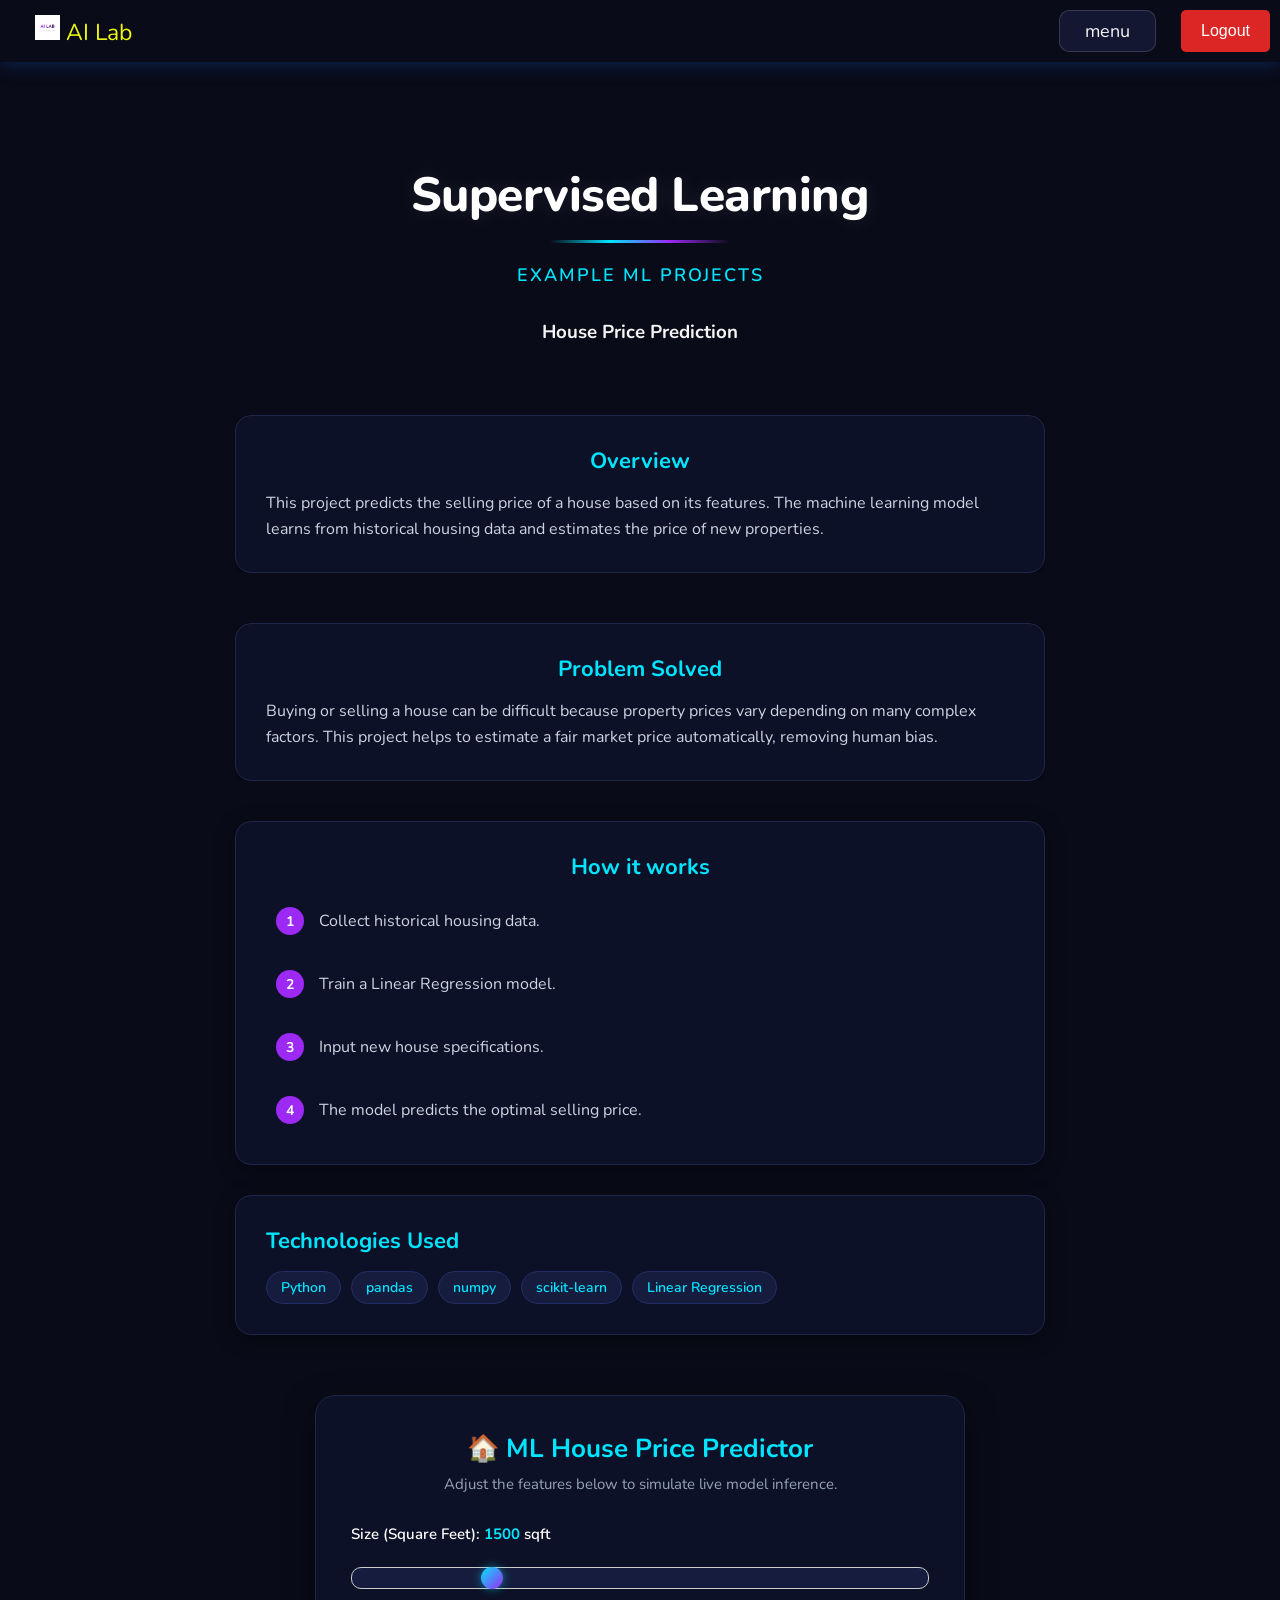
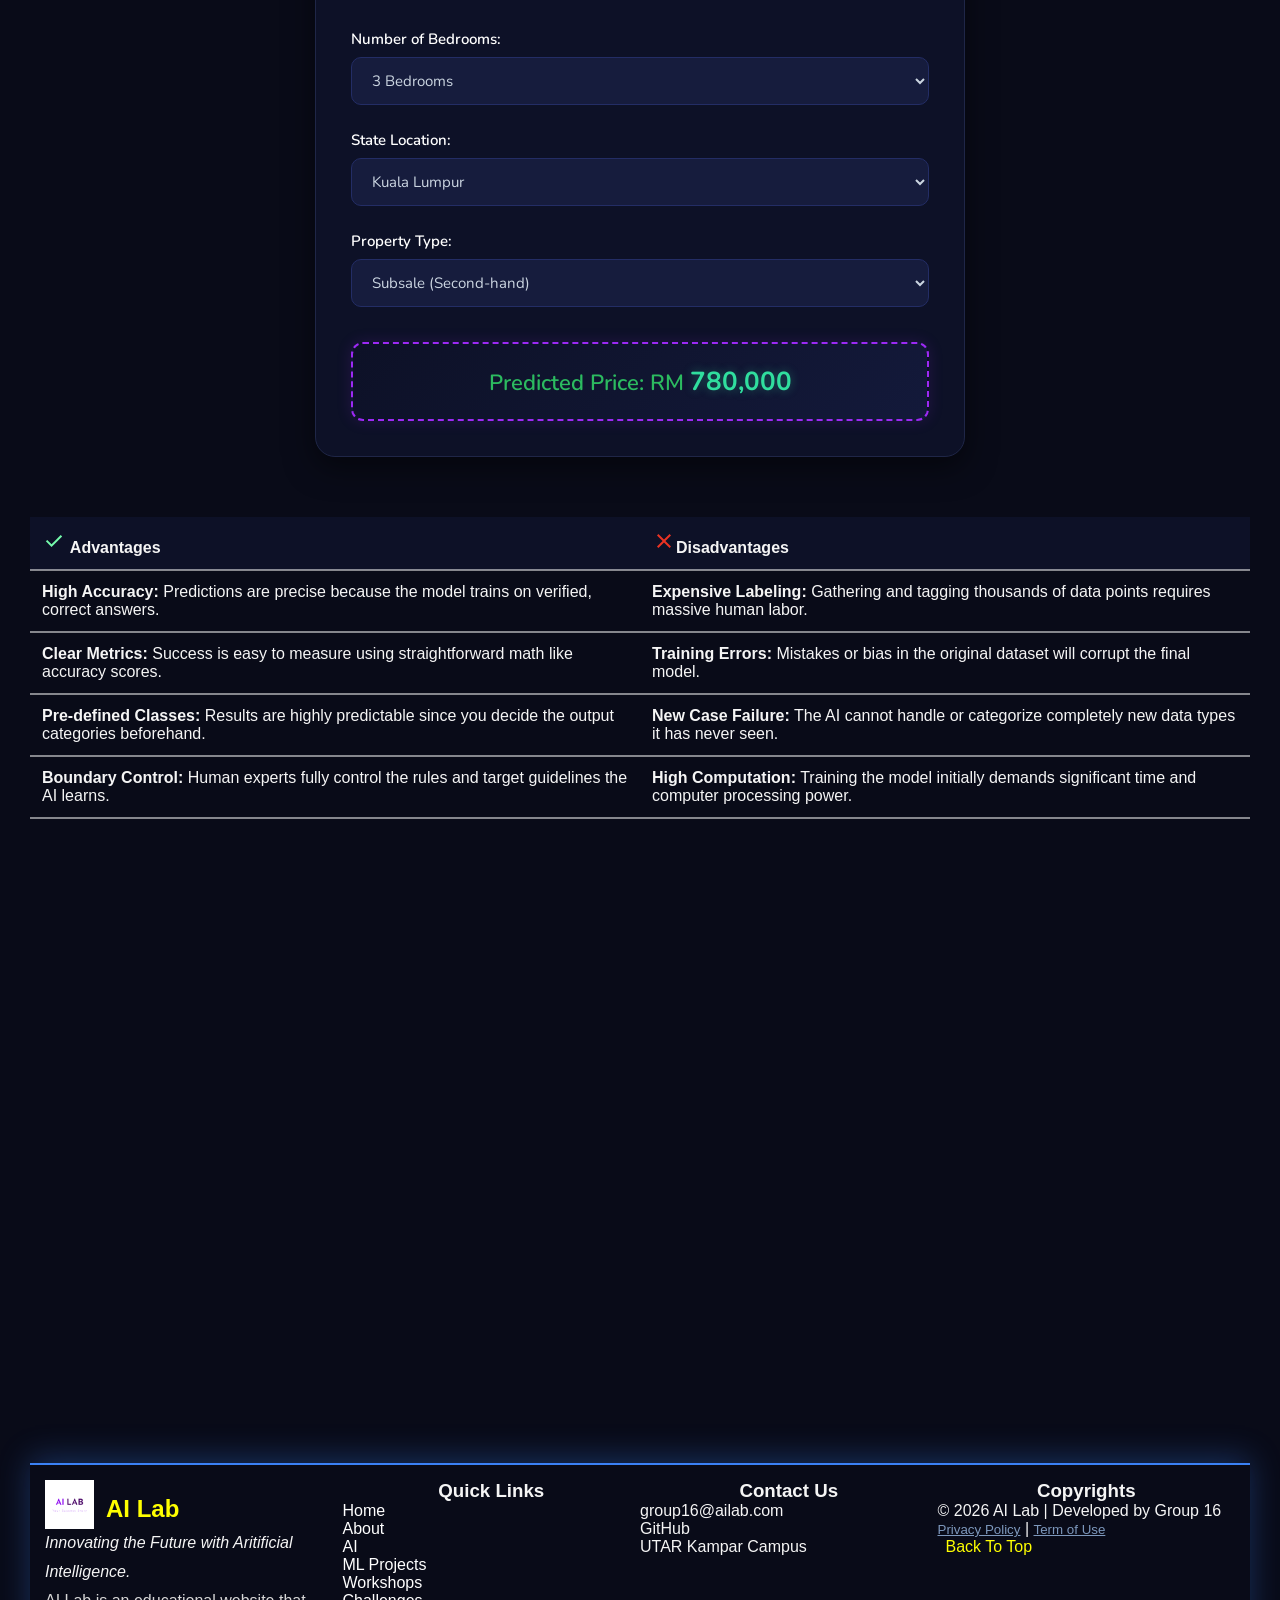
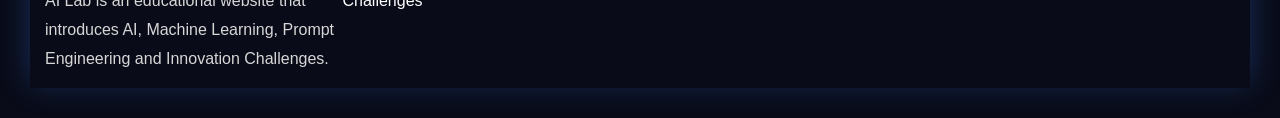
<file: ML/supervisedML.html>
<!DOCTYPE html>
<html lang="en">

<head>
    <meta charset="utf-8">
    <link rel="stylesheet" href="../index.css">
    <meta name="viewport" content="width=device-width, initial-scale=1.0">
    <title>Supervised Learning</title>
    <link rel="preconnect" href="https://fonts.googleapis.com">
    <link rel="preconnect" href="https://fonts.gstatic.com" crossorigin>
    <link href="https://fonts.googleapis.com/css2?family=Nunito:ital,wght@0,200..1000;1,200..1000&display=swap"
        rel="stylesheet">


    <style>
        body {
            background-color: #090b18;
            margin: 40px;
            font-family: "Nunito", sans-serif;
        }

        h2,
        h3 {
            text-align: center;
        }
    </style>
</head>

<body style="margin:10px;">
    <!--navigation bar-->
    <nav class="navbar">
        <div class="logo"><img class="logoHome" src="../images/AILablogo.png" alt="A descriptive summary of the image">
            AI Lab</div>
        <div class="hideMenu">
            <div class="menu" id="menu-toggle">
                menu
            </div>
            <ul class="nav-links">
                <li><a href="../index.html">Home</a></li>
                <li><a href="../aboutus.html">About</a></li>
                <li><a href="../aiIntro.html">AI</a></li>
                <li><a href="../machineLearning.html">ML Projects</a></li>
                <li><a href="../workshop.html">Workshops</a></li>
                <li><a href="../challenge.html">Challenges</a></li>
            </ul>
        </div>
        <div>
            <button id="logout-btn" onclick="logoutUser()"
                style="padding: 12px 20px; font-size:medium; background-color: #dc2626; color: white; border: none; border-radius: 5px; cursor: pointer;">
                Logout
            </button>
        </div>
    </nav>

    <section class="fadeSection">
        <section class="mlHeader">
            <h1 class="main-ml-title">Supervised Learning</h1>
            <div class="title-divider"></div>
            <h2 class="sub-ml-title">Example ML Projects</h2>
        </section>
    </section>

    <br>
    <h3 style="text-align: center;">House Price Prediction</h3>
    <section class="project-showcase">

        <section class="fadeSection">
            <div class="showcase-card reveal-on-scroll">
                <div id="ovHousepredict">
                    <h3>Overview</h3>
                    <p>This project predicts the selling price of a house based on its features.
                        The machine learning model learns from historical housing data and estimates the price of new
                        properties.
                    </p>
                </div>
            </div>
        </section>

        <section class="fadeSection">
            <!-- Problem Solver Block -->
            <div class="showcase-card reveal-on-scroll">
                <h3>Problem Solved</h3>
                <p>Buying or selling a house can be difficult because property prices vary depending on many complex
                    factors.
                    This project helps to estimate a fair market price automatically, removing human bias.
                </p>
            </div>
        </section>

        <!-- How it Works Interactive Timeline -->
        <div class="showcase-card reveal-on-scroll">
            <h3>How it works</h3>
            <ul class="workflow-steps">
                <li>
                    <span class="step-num">1</span>
                    <p>Collect historical housing data.</p>
                </li>
                <li>
                    <span class="step-num">2</span>
                    <p>Train a Linear Regression model.</p>
                </li>
                <li>
                    <span class="step-num">3</span>
                    <p>Input new house specifications.</p>
                </li>
                <li>
                    <span class="step-num">4</span>
                    <p>The model predicts the optimal selling price.</p>
                </li>
            </ul>
        </div>

        <div class="showcase-card reveal-on-scroll">
            <h4>Technologies Used</h4>
            <div class="tech-badge-cloud">
                <span class="tech-badge py-lang">Python</span>
                <span class="tech-badge pd-lang">pandas</span>
                <span class="tech-badge np-lang">numpy</span>
                <span class="tech-badge sk-lang">scikit-learn</span>
                <span class="tech-badge lr-lang">Linear Regression</span>
            </div>
        </div>
    </section>

    <!--demoexample-->
    <div class="container">
        <h2>🏠 ML House Price Predictor</h2>
        <p>Adjust the features below to simulate live model inference.</p>

        <form id="mlPredictionForm">
            <div class="form-group">
                <label for="sqft">Size (Square Feet): <span id="sqftValue">1500</span> sqft</label>
                <input type="range" id="sqft" min="500" max="5000" step="50" value="1500">
            </div>

            <div class="form-group">
                <label for="rooms">Number of Bedrooms:</label>
                <select id="rooms">
                    <option value="1">1 Bedroom</option>
                    <option value="2">2 Bedrooms</option>
                    <option value="3" selected>3 Bedrooms</option>
                    <option value="4">4 Bedrooms</option>
                    <option value="5">5 Bedrooms</option>
                </select>
            </div>

            <div class="form-group">
                <label for="state">State Location:</label>
                <select id="state">
                    <option value="450">Kuala Lumpur</option>
                    <option value="380">Selangor</option>
                    <option value="320">Penang</option>
                    <option value="280">Johor</option>
                    <option value="210">Perak</option>
                    <option value="200">Melaka</option>
                    <option value="190">Negeri Sembilan</option>
                    <option value="180">Pahang</option>
                    <option value="170">Sarawak</option>
                    <option value="160">Sabah</option>
                    <option value="140">Kedah</option>
                    <option value="130">Terengganu</option>
                    <option value="120">Kelantan</option>
                    <option value="110">Perlis</option>
                </select>
            </div>

            <div class="form-group">
                <label for="isNew">Property Type:</label>
                <select id="isNew">
                    <option value="1.15">Brand New (Subsale/Developer)</option>
                    <option value="1.0" selected>Subsale (Second-hand)</option>
                </select>
            </div>

            <!-- Live Prediction Output Box -->
            <div class="result-box">
                <h3>Predicted Price: RM <span id="predictedPrice">0</span></h3>
            </div>
        </form>
    </div>

    <!--adv and disadv-->
    <table class="advtable">
        <thead>
            <tr>
                <th><svg xmlns="http://www.w3.org/2000/svg" height="24px" viewBox="0 -960 960 960" width="24px"
                        fill="#75fbac">
                        <path d="M382-240 154-468l57-57 171 171 367-367 57 57-424 424Z" />
                    </svg> Advantages</th>
                <th><svg xmlns="http://www.w3.org/2000/svg" height="24px" viewBox="0 -960 960 960" width="24px"
                        fill="#ea3323">
                        <path
                            d="m256-200-56-56 224-224-224-224 56-56 224 224 224-224 56 56-224 224 224 224-56 56-224-224-224 224Z" />
                    </svg>Disadvantages</th>
            </tr>
        </thead>
        <tbody>
            <tr>
                <td>
                    <strong>High Accuracy:</strong> Predictions are precise because the model trains on verified,
                    correct answers.
                </td>
                <td>
                    <strong>Expensive Labeling:</strong> Gathering and tagging thousands of data points requires massive
                    human labor.
                </td>
            </tr>
            <tr>
                <td>
                    <strong>Clear Metrics:</strong> Success is easy to measure using straightforward math like accuracy
                    scores.
                </td>
                <td>
                    <strong>Training Errors:</strong> Mistakes or bias in the original dataset will corrupt the final
                    model.
                </td>
            </tr>
            <tr>
                <td>
                    <strong>Pre-defined Classes:</strong> Results are highly predictable since you decide the output
                    categories beforehand.
                </td>
                <td>
                    <strong>New Case Failure:</strong> The AI cannot handle or categorize completely new data types it
                    has never seen.
                </td>
            </tr>
            <tr>
                <td>
                    <strong>Boundary Control:</strong> Human experts fully control the rules and target guidelines the
                    AI learns.
                </td>
                <td>
                    <strong>High Computation:</strong> Training the model initially demands significant time and
                    computer processing power.
                </td>
            </tr>
        </tbody>
    </table>

    <section class="fadeSection">
        <section class="example-section">
            <h3 style="text-align: center; margin:5%;">Other real life examples...</h3>
            <div class="examples-grid">
                <!-- Card 1 -->
                <div class="example-card">
                    <div class="card-icon">📥</div>
                    <h4>Spam Detection</h4>
                    <p>Classifying incoming emails as either spam or inbox.</p>
                </div>

                <!-- Card 2 -->
                <div class="example-card">
                    <div class="card-icon">🏠</div>
                    <h4>House Price Prediction</h4>
                    <p>Estimating real estate value based on size and location.</p>
                </div>

                <!-- Card 3 -->
                <div class="example-card">
                    <div class="card-icon">🩺</div>
                    <h4>Medical Diagnosis</h4>
                    <p>Identifying tumors in X-rays based on historical scans.</p>
                </div>

                <!-- Card 4 -->
                <div class="example-card">
                    <div class="card-icon">🗣️</div>
                    <h4>Voice Recognition</h4>
                    <p>Converting spoken audio into typed text characters.</p>
                </div>

                <!-- Card 5 -->
                <div class="example-card">
                    <div class="card-icon">💳</div>
                    <h4>Credit Scoring</h4>
                    <p>Predicting loan default risk based on repayment history.</p>
                </div>
            </div>
        </section>
    </section>

    <!-- the js for demoexample-->
    <script>
        function logoutUser() {
            document.cookie = "username=; path=/; expires=Thu, 01 Jan 1970 00:00:00 UTC; SameSite=Lax";
            document.cookie = "email=; path=/; expires=Thu, 01 Jan 1970 00:00:00 UTC; SameSite=Lax";

            alert("You have been logged out successfully.");

            window.location.href = "../../index.html";
        }


        document.addEventListener("DOMContentLoaded", () => {
            const cards = document.querySelectorAll('.reveal-on-scroll');

            const scrollObserver = new IntersectionObserver((entries) => {
                entries.forEach((entry, index) => {
                    if (entry.isIntersecting) {
                        setTimeout(() => {
                            entry.target.classList.add('visible');
                        }, index * 100);

                        scrollObserver.unobserve(entry.target);
                    }
                });
            }, {
                threshold: 0.15,
                rootMargin: "0px 0px -50px 0px"
            });

            cards.forEach(card => scrollObserver.observe(card));
        });

        const form = document.getElementById('mlPredictionForm');
        const sqftInput = document.getElementById('sqft');
        const sqftValueLabel = document.getElementById('sqftValue');
        const roomsInput = document.getElementById('rooms');
        const stateInput = document.getElementById('state');
        const isNewInput = document.getElementById('isNew');
        const priceOutput = document.getElementById('predictedPrice');

        function runModelInference() {
            const sqft = parseFloat(sqftInput.value);
            const rooms = parseInt(roomsInput.value);
            const stateWeight = parseFloat(stateInput.value);
            const typeMultiplier = parseFloat(isNewInput.value);

            sqftValueLabel.innerText = sqft;

            const intercept = 30000;

            const roomWeight = 25000;

            let predictedValue = intercept + (sqft * stateWeight) + (rooms * roomWeight);

            predictedValue = predictedValue * typeMultiplier;

            priceOutput.innerText = predictedValue.toLocaleString('en-MY', {
                minimumFractionDigits: 0,
                maximumFractionDigits: 0
            });
        }

        form.addEventListener('input', runModelInference);

        runModelInference();

    </script>

    <!--footer-->
    <footer class="footer">
        <div class="footCol">
            <div class="logoLayout">
                <img class="logoFoot" src="../images/AILablogo.png" alt="A descriptive summary of the image">
                <h2 id="LogoName">AI Lab</h2>
            </div>

            <p class="footDesc">
                <em style="color: whitesmoke;">Innovating the Future with Aritificial Intelligence.</em><br>
                AI Lab is an educational website that introduces AI,
                Machine Learning, Prompt Engineering and Innovation Challenges.
                <br>
            </p>
        </div>
        <!--quick Link-->
        <div class="footCol">

            <h3>Quick Links</h3>
            <ul class="footerLinks">

                <li><a href="../index.html">Home</a></li>
                <li><a href="../aboutus.html">About</a></li>
                <li><a href="../aiIntro.html">AI</a></li>
                <li><a href="../machineLearning.html">ML Projects</a></li>
                <li><a href="../workshop.html">Workshops</a></li>
                <li><a href="../challenge.html">Challenges</a></li>
            </ul>
        </div>
        <div class="footCol">
            <h3>Contact Us</h3>
            <p>group16@ailab.com</p>
            <p>GitHub</p>
            <p>UTAR Kampar Campus</p>
        </div>

        <div class="footCol">
            <h3>Copyrights</h3>
            <p>
                &copy;
                2026 AI Lab | Developed by Group 16
            </p>
            <div class="footPolicy">
                <button class="footerBtn" id="privacyLink">Privacy Policy</button>
                |
                <button class="footerBtn" id="termLink">Term of Use</button>
            </div>
            <div class="backToTop">
                <a href="#">Back To Top</a>
            </div>
        </div>
    </footer>

    <!--Pop up message for policy terms cookie-->
    <div id="policyModel" class="model">
        <div class="model-content">
            <span class="close">&times;</span>
            <h2 id="modelTitle">Header:</h2>
            <div id="modelBody">Content:</div>
        </div>
    </div>

    <!--Pop up content(hidden) unless user click-->
    <div id="privacyContent" style="display: none;">
        <p>
            Ai Lab respect your privacy. This is only an education website.
        </p>
        <p>No password is collected.<br>
            No payment information is stored. <br>
            No personal information is shared.</p>
    </div>

    <div id="termContent" style="display: none;">
        <p>
            This website is developed for educational purpose. </p>
        <p>User mahy browse freely. All the content is for learning purposes.</p>
        <p>AI Lab is not responsible for the misuse.</p>
    </div>

    <script src="../headerFooter.js"></script>
</body>

</html>
</file>
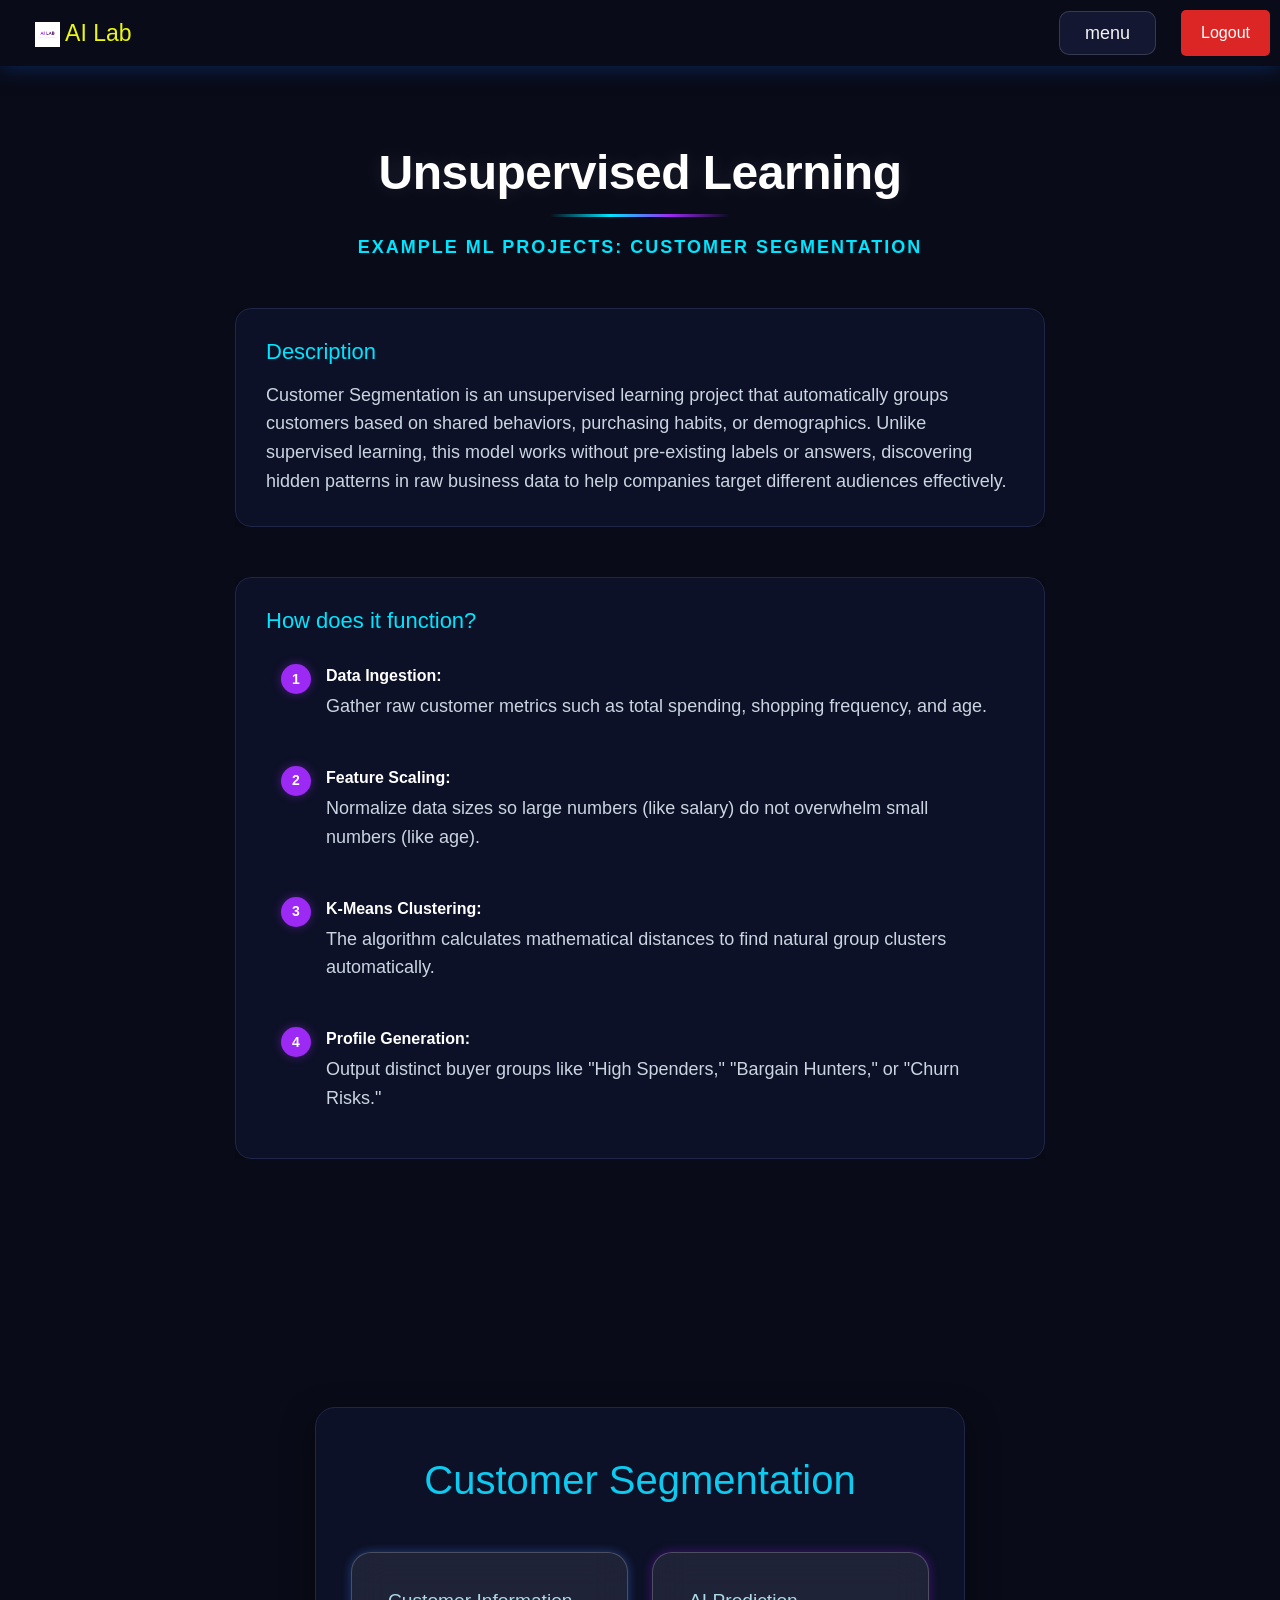
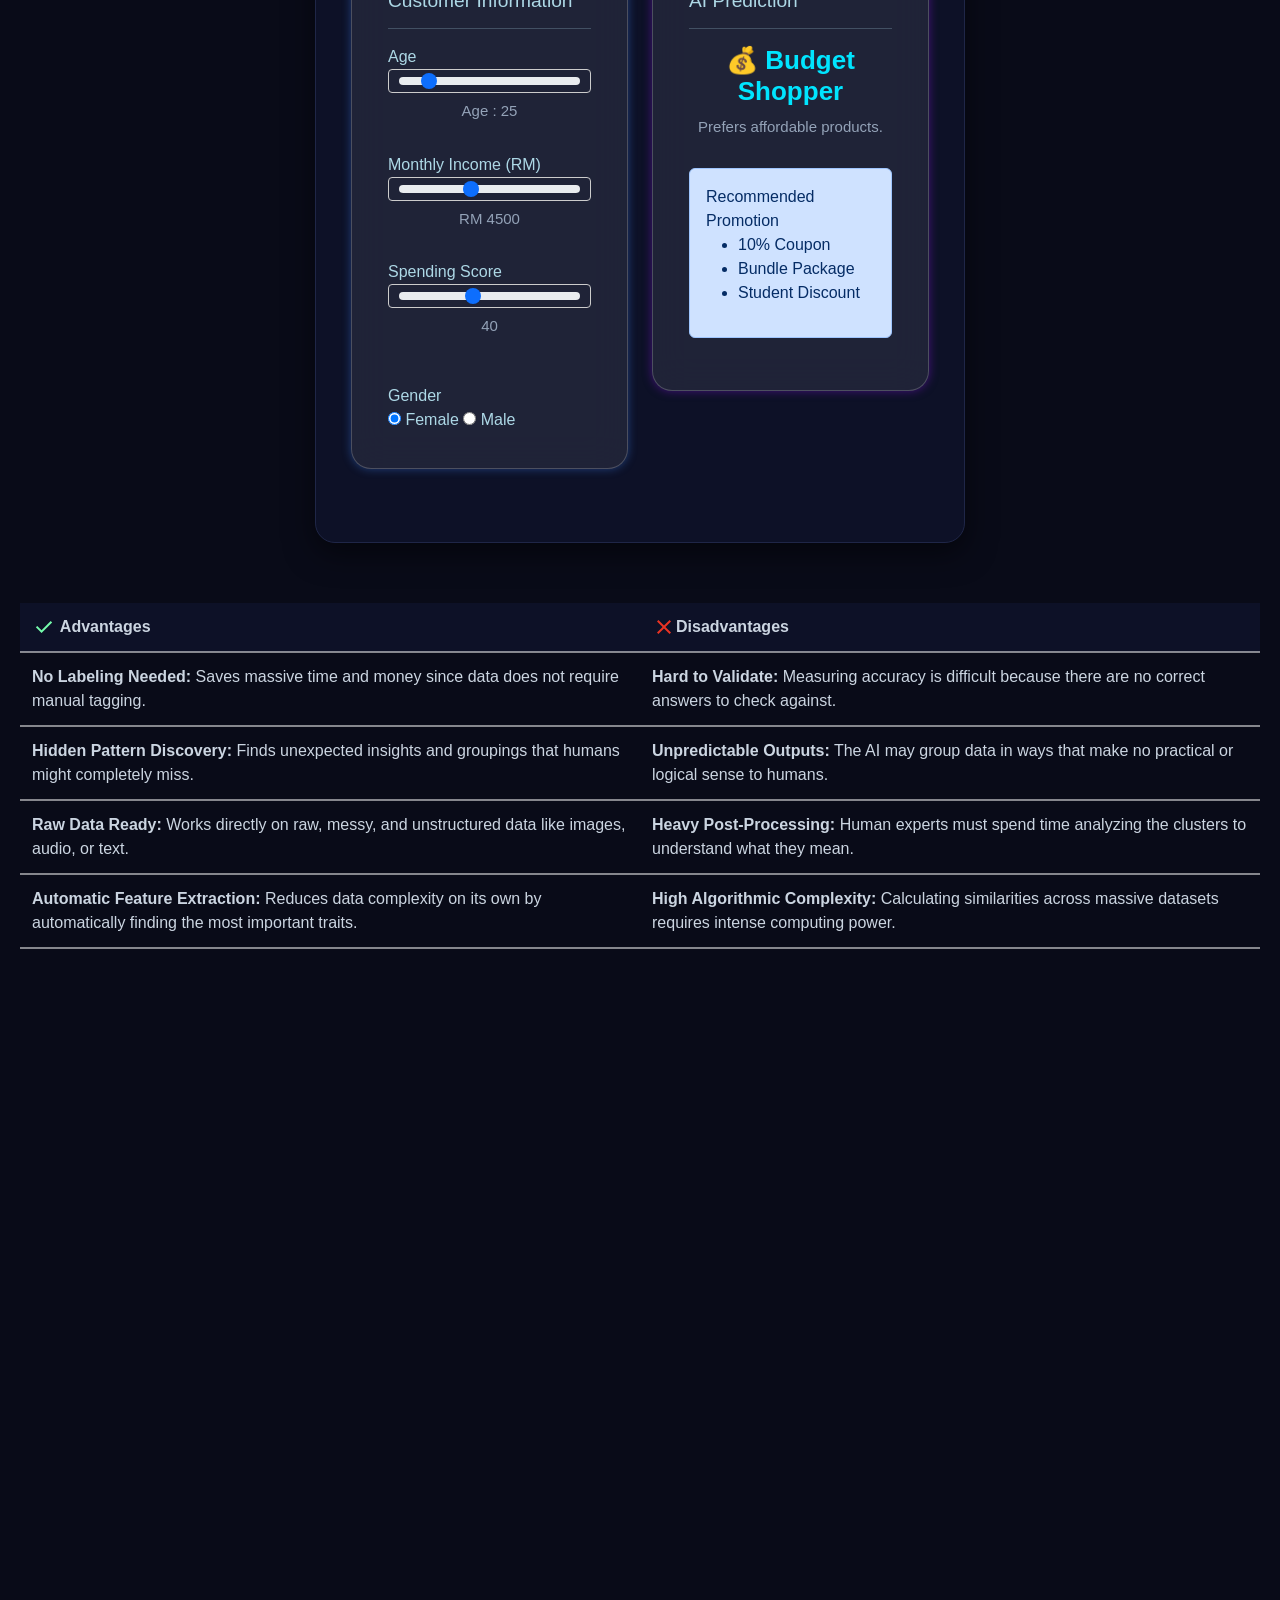
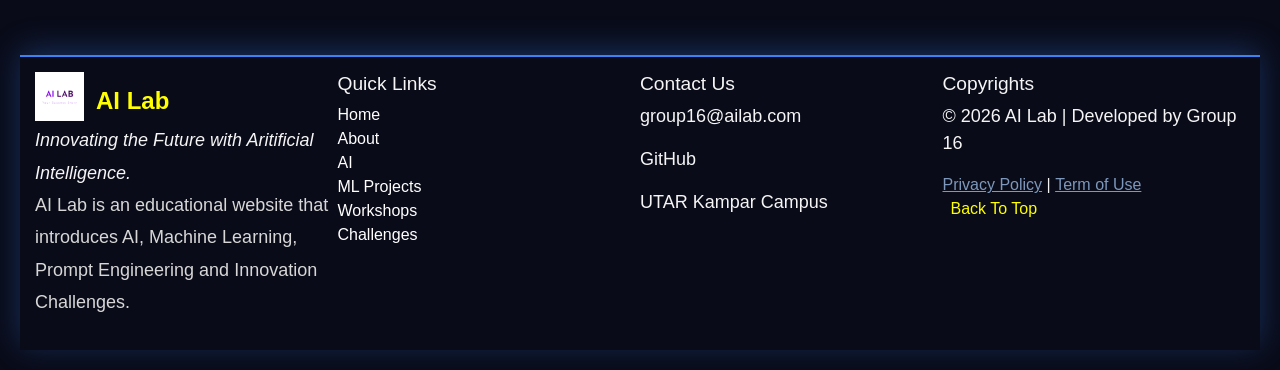
<file: ML/unsupervisedML.html>
<!DOCTYPE html>
<html lang="en">

<head>
    <meta charset="utf-8">
    <!--bootstrap-->
    <link href="https://cdn.jsdelivr.net/npm/bootstrap@5.3.7/dist/css/bootstrap.min.css" rel="stylesheet">
    <link rel="stylesheet" href="../index.css">
    <link rel="preconnect" href="https://fonts.googleapis.com">
    <link rel="preconnect" href="https://fonts.gstatic.com" crossorigin>
    <link href="https://fonts.googleapis.com/css2?family=Gelasio:ital,wght@0,400..700;1,400..700&display=swap"
        rel="stylesheet">

    <meta name="viewport" content="width=device-width, initial-scale=1.0">
    <title>Unsupervised Learning</title>
    <style>
        h2 {
            font-size: x-large;
        }

        h3 {
            font-size: larger;
        }

        h4,
        p {
            font-size: large;
        }

        .navbar {
            margin: 0px;
        }

        .glass {
            background: rgba(255, 255, 255, .08);
            backdrop-filter: blur(18px);
            border: 1px solid rgba(255, 255, 255, .2);
            border-radius: 20px;
            box-shadow: 0 0 10px rgba(59, 130, 246, .4);
        }

        .card {
            margin-bottom: 25px;
        }

        .card-body {
            color: lightblue;
        }

        .form-range {
            cursor: pointer;
        }

        h2 {
            color: #4fc3ff;
            font-weight: bold;
        }

        .alert {
            margin-top: 20px;
        }

        #outputcardglass {
            box-shadow: 0 0 10px rgba(111, 18, 192, 0.549);
        }

        body {
            background: #090b18;
            color: #cbd5e1;
            font-family: sans-serif;
            padding: 20px;
        }

        .project-showcase {
            max-width: 850px;
            margin: 40px auto;
            display: flex;
            flex-direction: column;
            gap: 30px;
        }

        .showcase-card {
            background: #0d1127;
            border: 1px solid #1f2647;
            border-radius: 16px;
            padding: 30px;
            box-shadow: 0 4px 20px rgba(0, 0, 0, 0.4);
            transition: border-color 0.3s ease, box-shadow 0.3s ease;
        }

        .showcase-card h3 {
            color: #00e5ff;
            margin-top: 0;
            margin-bottom: 15px;
            font-size: 22px;
        }

        .showcase-card p {
            color: #cbd5e1;
            line-height: 1.6;
            margin: 0;
        }

        .showcase-card:hover {
            border-color: #9c29f4;
            box-shadow: 0 0 15px rgba(156, 41, 244, 0.2);
        }

        .workflow-steps {
            list-style: none;
            padding: 0;
            margin: 0;
            display: flex;
            flex-direction: column;
            gap: 15px;
        }

        .workflow-steps li {
            display: flex;
            align-items: flex-start;
            gap: 15px;
            padding: 15px;
            border-radius: 10px;
            background: transparent;
            transition: background 0.3s ease, transform 0.3s ease;
        }

        .workflow-steps li:hover {
            background: #161c3d;
            transform: translateX(8px);
        }

        .workflow-steps li div {
            display: flex;
            flex-direction: column;
            gap: 4px;
        }

        .workflow-steps li strong {
            color: #ffffff;
            font-size: 16px;
            font-weight: 700;
        }

        .step-num {
            background: #9c29f4;
            color: #ffffff;
            width: 30px;
            height: 30px;
            border-radius: 50%;
            display: flex;
            align-items: center;
            justify-content: center;
            font-size: 14px;
            font-weight: bold;
            flex-shrink: 0;
            box-shadow: 0 0 10px rgba(156, 41, 244, 0.4);
        }

        .reveal-on-scroll {
            opacity: 1;
            transform: translateY(0);
            transition: opacity 0.6s ease-out, transform 0.6s ease-out;
        }
    </style>

</head>

<body>
    <!--navigation bar-->
    <nav class="navbar">
        <div class="logo"><img class="logoHome" src="../images/AILablogo.png" alt="A descriptive summary of the image">
            AI Lab</div>
        <div class="hideMenu">
            <div class="menu" id="menu-toggle">
                menu
            </div>
            <ul class="nav-links">
                <li><a href="../index.html">Home</a></li>
                <li><a href="../aboutus.html">About</a></li>
                <li><a href="../aiIntro.html">AI</a></li>
                <li><a href="../machineLearning.html">ML Projects</a></li>
                <li><a href="../workshop.html">Workshops</a></li>
                <li><a href="../challenge.html">Challenges</a></li>
            </ul>
        </div>
        <div>
            <button id="logout-btn" onclick="logoutUser()"
                style="padding: 11px 20px; background-color: #dc2626; color: white; border: none; border-radius: 5px; cursor: pointer;">
                Logout
            </button>
        </div>
    </nav>

    <section class="mlHeader">
        <h1 class="main-ml-title">Unsupervised Learning</h1>
        <div class="title-divider"></div>
        <h2 class="sub-ml-title">Example ML Projects: Customer Segmentation</h2>
    </section>


    <section class="project-showcase">
        <!-- Project Description -->
        <section class="fadeSection">
            <div class="showcase-card reveal-on-scroll">
                <h3>Description</h3>
                <p>
                    Customer Segmentation is an unsupervised learning project that automatically groups customers based
                    on
                    shared behaviors, purchasing habits, or demographics. Unlike supervised learning, this model works
                    without pre-existing labels or answers, discovering hidden patterns in raw business data to help
                    companies target different audiences effectively.
                </p>
            </div>
        </section>
        <section class="fadeSection">
            <!-- Project Functionality (How it works) -->
            <div class="showcase-card reveal-on-scroll">
                <h3>How does it function?</h3>
                <ul class="workflow-steps">
                    <li>
                        <span class="step-num">1</span>
                        <div>
                            <strong>Data Ingestion:</strong>
                            <p>Gather raw customer metrics such as total spending, shopping frequency, and age.</p>
                        </div>
                    </li>
                    <li>
                        <span class="step-num">2</span>
                        <div>
                            <strong>Feature Scaling:</strong>
                            <p>Normalize data sizes so large numbers (like salary) do not overwhelm small numbers (like
                                age).</p>
                        </div>
                    </li>
                    <li>
                        <span class="step-num">3</span>
                        <div>
                            <strong>K-Means Clustering:</strong>
                            <p>The algorithm calculates mathematical distances to find natural group clusters
                                automatically.
                            </p>
                        </div>
                    </li>
                    <li>
                        <span class="step-num">4</span>
                        <div>
                            <strong>Profile Generation:</strong>
                            <p>Output distinct buyer groups like "High Spenders," "Bargain Hunters," or "Churn Risks."
                            </p>
                        </div>
                    </li>
                </ul>
            </div>
        </section>
    </section>
    <section class="fadeSection">
        <div class="showcase-card reveal-on-scroll" style="margin-left:20%; margin-right: 20%;">
            <h4>Technologies Used</h4>
            <div class="tech-badge-cloud">
                <span class="tech-badge">Python</span>
                <span class="tech-badge">pandas</span>
                <span class="tech-badge">scikit-learn</span>
                <span class="tech-badge">K-Means Clustering</span>
                <span class="tech-badge">matplotlib</span>
            </div>
        </div>
    </section>

    <section class="container py-5">

        <h1 class="text-center text-info mb-5">
            Customer Segmentation
        </h1>

        <div class="row">
            <div class="col-lg-6">
                <div class="card glass">
                    <div class="card-body">
                        <h3>Customer Information</h3>
                        <hr>
                        <label>Age</label>
                        <input type="range" id="age" min="18" max="70" value="25" class="form-range">
                        <p>
                            Age :
                            <span id="ageValue">
                                25
                            </span>
                        </p>

                        <label>Monthly Income (RM)</label>
                        <input type="range" id="income" min="1000" max="10000" step="500" value="4500"
                            class="form-range">
                        <p>
                            RM
                            <span id="incomeValue">
                                4500
                            </span>
                        </p>

                        <label>Spending Score</label>
                        <input type="range" id="spending" min="0" max="100" value="40" class="form-range">
                        <p>
                            <span id="spendingValue">
                                40
                            </span>
                        </p>
                        <label class="mt-3">
                            Gender
                        </label>
                        <div>
                            <input type="radio" name="gender" checked>
                            Female
                            <input type="radio" name="gender">
                            Male
                        </div>
                    </div>
                </div>
            </div>

            <br>
            <div class="col-lg-6">
                <div id="outputcardglass" class="card glass">
                    <div class="card-body">
                        <h3>
                            AI Prediction
                        </h3>
                        <hr>
                        <h2 id="cluster">
                            Budget Shopper
                        </h2>
                        <p id="description">
                            Likes discounts and spends carefully.
                        </p>

                        <div class="alert alert-primary">
                            Recommended Promotion
                            <ul>
                                <li id="promo1">
                                    10% Coupon
                                </li>
                                <li id="promo2">
                                    Bundle Package
                                </li>
                                <li id="promo3">
                                    Free Shipping
                                </li>
                            </ul>
                        </div>
                    </div>
                </div>
            </div>
        </div>
    </section>

    <!--advantages and disadvatanges-->
    <table class="advtable">
        <thead>
            <tr>
                <th><svg xmlns="http://www.w3.org/2000/svg" height="24px" viewBox="0 -960 960 960" width="24px"
                        fill="#75fbac">
                        <path d="M382-240 154-468l57-57 171 171 367-367 57 57-424 424Z" />
                    </svg> Advantages</th>
                <th><svg xmlns="http://www.w3.org/2000/svg" height="24px" viewBox="0 -960 960 960" width="24px"
                        fill="#ea3323">
                        <path
                            d="m256-200-56-56 224-224-224-224 56-56 224 224 224-224 56 56-224 224 224 224-56 56-224-224-224 224Z" />
                    </svg>Disadvantages</th>
            </tr>
        </thead>
        <tbody>
            <tr>
                <td>
                    <strong>No Labeling Needed:</strong> Saves massive time and money since data does not require manual
                    tagging.
                </td>
                <td>
                    <strong>Hard to Validate:</strong> Measuring accuracy is difficult because there are no correct
                    answers to check against.
                </td>
            </tr>
            <tr>
                <td>
                    <strong>Hidden Pattern Discovery:</strong> Finds unexpected insights and groupings that humans might
                    completely miss.
                </td>
                <td>
                    <strong>Unpredictable Outputs:</strong> The AI may group data in ways that make no practical or
                    logical sense to humans.
                </td>
            </tr>
            <tr>
                <td>
                    <strong>Raw Data Ready:</strong> Works directly on raw, messy, and unstructured data like images,
                    audio, or text.
                </td>
                <td>
                    <strong>Heavy Post-Processing:</strong> Human experts must spend time analyzing the clusters to
                    understand what they mean.
                </td>
            </tr>
            <tr>
                <td>
                    <strong>Automatic Feature Extraction:</strong> Reduces data complexity on its own by automatically
                    finding the most important traits.
                </td>
                <td>
                    <strong>High Algorithmic Complexity:</strong> Calculating similarities across massive datasets
                    requires intense computing power.
                </td>
            </tr>
        </tbody>
    </table>

    <!--other real life examples-->
    <section class="fadeSection">
        <section class="examples-section">
            <h3 style="text-align: center; margin:5%;">Other real life examples...</h3>
            <div class="examples-grid">
                <!-- Card 1 -->
                <div class="example-card">
                    <div class="card-icon">🛍️</div>
                    <h4>Customer Segmentation</h4>
                    <p>Grouping shoppers by buying habits for targeted marketing.</p>
                </div>

                <!-- Card 2 -->
                <div class="example-card">
                    <div class="card-icon">🎵</div>
                    <h4>Recommendation Systems</h4>
                    <p>Suggesting new songs based on similar listening patterns.</p>
                </div>

                <!-- Card 3 -->
                <div class="example-card">
                    <div class="card-icon">🛡️</div>
                    <h4>Anomaly Detection</h4>
                    <p>Spotting unusual credit card transactions to prevent fraud.</p>
                </div>

                <!-- Card 4 -->
                <div class="example-card">
                    <div class="card-icon">🧬</div>
                    <h4>Medical Research</h4>
                    <p>Clustering genetic data to discover new disease variants.</p>
                </div>

                <!-- Card 5 -->
                <div class="example-card">
                    <div class="card-icon">📰</div>
                    <h4>News Tagging</h4>
                    <p>Automatically sorting thousands of articles into topic themes.</p>
                </div>
            </div>
        </section>
    </section>



    <!--footer-->
    <footer class="footer">
        <div class="footCol">
            <div class="logoLayout">
                <img class="logoFoot" src="../images/AILablogo.png" alt="A descriptive summary of the image">
                <h2 id="LogoName">AI Lab</h2>
            </div>

            <p class="footDesc">
                <em style="color: whitesmoke;">Innovating the Future with Aritificial Intelligence.</em><br>
                AI Lab is an educational website that introduces AI,
                Machine Learning, Prompt Engineering and Innovation Challenges.
                <br>
            </p>
        </div>
        <!--quick Link-->
        <div class="footCol">

            <h3>Quick Links</h3>
            <ul class="footerLinks">

                <li><a href="../index.html">Home</a></li>
                <li><a href="../aboutus.html">About</a></li>
                <li><a href="../aiIntro.html">AI</a></li>
                <li><a href="../machineLearning.html">ML Projects</a></li>
                <li><a href="../workshop.html">Workshops</a></li>
                <li><a href="../challenge.html">Challenges</a></li>
            </ul>
        </div>
        <div class="footCol">
            <h3>Contact Us</h3>
            <p>group16@ailab.com</p>
            <p>GitHub</p>
            <p>UTAR Kampar Campus</p>
        </div>

        <div class="footCol">
            <h3>Copyrights</h3>
            <p>
                &copy;
                2026 AI Lab | Developed by Group 16
            </p>
            <div class="footPolicy">
                <button class="footerBtn" id="privacyLink">Privacy Policy</button>
                |
                <button class="footerBtn" id="termLink">Term of Use</button>
            </div>
            <div class="backToTop">
                <a href="#">Back To Top</a>
            </div>
        </div>
    </footer>

    <!--Pop up message for policy terms cookie-->
    <div id="policyModel" class="model">
        <div class="model-content">
            <span class="close">&times;</span>
            <h2 id="modelTitle">Header:</h2>
            <div id="modelBody">Content:</div>
        </div>
    </div>

    <!--Pop up content(hidden) unless user click-->
    <div id="privacyContent" style="display: none;">
        <p>
            Ai Lab respect your privacy. This is only an education website.
        </p>
        <p>No password is collected.<br>
            No payment information is stored. <br>
            No personal information is shared.</p>
    </div>

    <div id="termContent" style="display: none;">
        <p>
            This website is developed for educational purpose. </p>
        <p>User mahy browse freely. All the content is for learning purposes.</p>
        <p>AI Lab is not responsible for the misuse.</p>
    </div>

    <script>
        //to log out
        function logoutUser() {
            document.cookie = "username=; path=/; expires=Thu, 01 Jan 1970 00:00:00 UTC; SameSite=Lax";
            document.cookie = "email=; path=/; expires=Thu, 01 Jan 1970 00:00:00 UTC; SameSite=Lax";

            alert("You have been logged out successfully.");

            window.location.href = "../../index.html";
        }


        const age = document.getElementById("age");
        const income = document.getElementById("income");
        const spending = document.getElementById("spending");

        const ageValue = document.getElementById("ageValue");
        const incomeValue = document.getElementById("incomeValue");
        const spendingValue = document.getElementById("spendingValue");

        const cluster = document.getElementById("cluster");
        const description = document.getElementById("description");

        const promo1 = document.getElementById("promo1");
        const promo2 = document.getElementById("promo2");
        const promo3 = document.getElementById("promo3");


        function predictCluster() {

            ageValue.innerHTML = age.value;
            incomeValue.innerHTML = income.value;
            spendingValue.innerHTML = spending.value;

            let spend = Number(spending.value);
            let money = Number(income.value);



            if (spend > 70) {

                cluster.innerHTML = "⭐ Premium Customer";

                description.innerHTML = "Frequently purchases premium products.";

                promo1.innerHTML = "VIP Membership";

                promo2.innerHTML = "Exclusive Discounts";

                promo3.innerHTML = "Priority Support";

            }

            else if (money > 7000) {

                cluster.innerHTML = "💼 High Income Saver";

                description.innerHTML = "High income but spends carefully.";

                promo1.innerHTML = "Investment Promotion";

                promo2.innerHTML = "Luxury Bundle";

                promo3.innerHTML = "Reward Points";

            }

            else if (spend > 40) {

                cluster.innerHTML = "🛍 Regular Shopper";
                description.innerHTML = "Shops regularly with moderate spending.";
                promo1.innerHTML = "Cash Voucher";
                promo2.innerHTML = "Birthday Gift";
                promo3.innerHTML = "Free Shipping";
            }

            else {
                cluster.innerHTML = "💰 Budget Shopper";
                description.innerHTML = "Prefers affordable products.";
                promo1.innerHTML = "10% Coupon";
                promo2.innerHTML = "Bundle Package";
                promo3.innerHTML = "Student Discount";
            }
        }

        age.oninput = predictCluster;
        income.oninput = predictCluster;
        spending.oninput = predictCluster;

        predictCluster();
    </script>
    <script src="../headerFooter.js"></script>
</body>

</html>
</file>
<file: index.css>
html {
    scroll-behavior: smooth;
}

body {
    margin: auto;
    padding: 20px;


    color: whitesmoke;
    background-size: cover;
    background-repeat: no-repeat;
    background-position: center;
    background-attachment: fixed;
    background-color: #090b18;
    z-index: 1;
}

@media screen and (max-width:768px) {

    body {
        font-size: auto;
    }

    .navbar {

        flex-wrap: wrap;
        padding: 10px;
    }

    .logo {
        font-size: 20px;
        padding-left: 10px;
    }

    .logoHome {
        width: 20px;
        height: 20px;
    }

    .card-container {
        flex-direction: column;
    }

    .process-card {
        width: 90%;
    }

    .hero-title {
        gap: 8px;
    }

    .word {
        font-size: clamp(8px, 2vw, 10px);
        word-break: break-all;
        word-wrap: break-word;
    }

    #home-box {
        flex-direction: column;
        word-break: break-all;
        word-wrap: break-word;
    }

    .home-box {
        padding: 5px;
    }

    .footer {
        flex-direction: column;
    }

    .menu-toggle {
        display: block;
    }

    .btnCookie {
        font-size: 10px;
        word-wrap: break-word;
        word-break: break-all;

    }

    .feedbackForm {
        padding: 5px;
    }

    .rating {

        flex-direction: row;
        align-items: center;
    }

    #userName,
    #comment {
        width: 100%;
    }


}

@keyframes pulse {

    0%,
    100% {
        transform: scale(.5);
        opacity: .3;
    }

    50% {
        transform: scale(1.5);
        opacity: 1;
    }
}

* {
    margin: 0;
    padding: 0;
    box-sizing: border-box;
}

#title {
    text-align: center;
    animation: fadeUp 1.0s ease forwards;
}

.hero-title {
    font-size: 2.5rem;
    text-align: center;
    color: #b7c9e7;

    display: flex;
    justify-content: center;
    align-items: center;
    flex-wrap: wrap;
    margin-top: 20px;
    line-height: 40px;
    gap: 10px;
}

.word {
    display: block;
    opacity: 0;
    transform: translateY(60px);

    animation: fadeUp 0.8s ease forwards;

    font-size: larger;
    text-shadow:
        0 0 10px #255197,
        0 0 20px #5b7bad;
}

@keyframes fadeUp {
    from {
        opacity: 0;
        transform: translateY(60px);
    }

    to {
        opacity: 1;
        transform: translateY(0);
    }
}

.word:nth-child(1) {
    animation-delay: 0.2s;
}

.word:nth-child(2) {
    animation-delay: 0.4s;
}

.word:nth-child(3) {
    animation-delay: 0.6s;
}

.word:nth-child(4) {
    animation-delay: 0.8s;
}

.logo {
    color: rgb(235, 247, 16);
    font-size: 23px;
    display: inline-block;
    padding-left: 25px;
}

.logoHome {
    width: 25px;
    height: 25px;
}


.navbar {
    position: fixed;
    top: 0px;
    left: 0px;
    width: 100%;

    margin-left: auto;
    padding: 10px;
    display: flex;
    justify-content: space-between;
    align-items: center;

    background: #090b18;
    border-color: 2px solid #2563eb;
    backdrop-filter: blur(15px);

    box-shadow:
        0 0 20px #0b2a61;

    transition: transform 0.4s ease;
    z-index: 999;
}

.navbar.hide {
    transform: translateY(-100%);
}

.hideMenu {
    display: flex;
    align-items: center;
    position: relative;
    margin-left: auto;
    margin-right: 25px;
}

#menu-toggle {
    font-size: 18px;
    cursor: pointer;
    color: whitesmoke;
    margin-left: auto;
    padding: 8% 25px;
    background: #131731;

    border: 1px solid rgba(255, 255, 255, .15);
    border-radius: 10px;
    transition: .3s;
}
#menu-toggle:hover{
    background: #303a7e !important;
    box-shadow: 0 0 10px rgba(0, 210, 255, 0.5);
}

.nav-links {
    background: #1a1f447f;
    position: absolute;
    top: 60px;
    right: 15px;
    width: 100%;
    text-align: center;

    list-style: none;
    padding: 10px 0;
    opacity: 0;
    visibility: hidden;

    transform: translateY(-20px);
    transition:
        opacity .35s ease,
        transform .35s ease,
        visibility .35s;

}

.nav-links a {
    display: block;
    color: white;
    text-decoration: none;
    text-shadow: 1px 1.5px #090b18;
    font-size: 17px;
    transition: .3s;
}

.nav-links a::after {
    content: "";
    left: 0;
    bottom: -6px;
    width: 0;
    height: 2px;
    background: #21314a;
    transition: .3s;

}

.nav-links a:hover {
    color: #ecee5d;
    text-shadow:
        0 0 10px #c0d62d,
        0 0 25px #88e114;
    padding: 4px;
    text-align: center;
    background-color: #0b1524a8;
    box-shadow: 0 0 10px #1b3f70a8;
}

.nav-links.active {
    opacity: 1;
    visibility: visible;
    transform: translateY(0);
}

.home-card-title {
    font-size: auto;
    text-align: center;
}

#logout-btn{
     padding: 13% 19px; 
     font-size:medium; 
     background-color: #dc2626; 
     color: white; border: none; 
     border-radius: 5px; 
     cursor: pointer;
}

section {
    margin: 10px auto;
    color: whitesmoke;
}

.fadeSection {
    opacity: 0;
    transform: translateY(80px);

    position: relative;
    overflow: hidden;

    transition: opacity 0.8s ease, transform 0.8s ease;
}

.fadeSection.show {
    opacity: 1;
    transform: translateY(0);
}

.section-content {
    display: flex;
    flex-wrap: wrap;
    justify-content: center;
    gap: 15px;
    animation: fadeUp 1.0s ease forwards;
    transition:
        opacity 0.8s ease,
        transform 1.0s ease;
}

.quoteSection {
    display: flex;
    justify-content: center;
    margin: 10px;
}

.quoteBox {
    padding: 10px;
    text-align: center;
    border-radius: 20px;
    background: #090b18af;
    backdrop-filter: blur(5px);
    border: 2px solid #3B82F6;
    box-shadow: 0 0 10px rgb(43, 133, 206);
    margin: auto;
}

#quoteText {
    font-size: larger;
    line-height: 1.7;
    color: whitesmoke;
    text-shadow: 1px 1px #090b18;
    font-style: italic;
}

#quoteAuthor {
    margin-top: 20px;
    color: #FFD700;
}

#home-quote-intro {
    color: rgb(170, 217, 222);
}

#home-box {
    backdrop-filter: blur(4px);
    width: auto;
    height: auto;

    margin-top: 10px;
    padding: 30%;
    color: whitesmoke;
    text-shadow: 1px 1px #090b18;
    text-align: justisfy;

    background: #090b189e;
    padding: 2%;
    border-radius: 20px;
}

#startExplore {
    text-shadow: none;
    font-size: auto;
    text-align: center;
}

.home-box {
    backdrop-filter: blur(10px);
    background-color: #090b18;

    margin: 5px 5px 5px 5px;
    display: flex;
    flex-direction: column;
    justify-content: space-between;

    width: auto;
    height: 350px;
    max-width: 250px;
    max-height: 600px;
    min-width: 2px;
    padding: 20px;
    border: 2px solid #3B82F6;
    border-radius: 20px;
    box-shadow: 0 5px 20px rgba(15, 61, 135, 0.7);

    opacity: 0;
    transform: translateY(50px);
    transition: opacity 0.3s ease, transform 0.3s ease, box-shadow 0.2s ease, border 0.2s ease;

}

.home-box.show {
    opacity: 1;
    transform: translateY(0);
}

.home-box:hover {
    transform: scale(1.03);
    box-shadow: 0 0 10px #9c29f4;
    border: 2px solid rgba(156, 41, 244, 0.4);
}

.home-box-section {
    display: flex;
    flex-wrap: wrap;
    text-align: justify;
    align-items: center;
}

.home-box-section h2 {
    font-size: larger;
}

.home-box-section h3 {
    font-size: large;
    margin-top: 10px;
    color: lightblue;
    text-shadow: 1px 1px #090b18;
}

.exploreBtn {

    font-size: auto;
    max-width: 150px;
    width: auto;
    padding: 14px;

    align-self: center;

    display: block;
    margin: 20px auto;
    align-items: center;

    text-decoration: none;
    color: #090b18;

    border-radius: 20px;
    background: #2563eb;
    backdrop-filter: blur(15px);
    border: 1px solid #090b18;
    box-shadow: 0 0 10px rgba(24, 57, 110, 0.86);
    z-index: 999;
}

.exploreBtn:hover {

    background: #5fc5ff;
    transition: .18s;
    transform: scale(1.03);
    color: rgba(28, 8, 64);
}


.info-description-section {
    text-align: left;
    margin-bottom: 70px;
}

.section-headline {
    font-size: 2rem;
    font-weight: 600;
    color: #ffffff;
    margin-bottom: 14px;
    letter-spacing: -0.5px;
}

.body-narrative-text {
    font-size: large;
    line-height: 1.65;
    color: lightblue;
    font-weight: 400;
    max-width: 1100px;
    margin-bottom: 20px;
}

.exploreBtn-cyber {
    background: transparent;
    border: 1px solid var(--accent-cyan);
    box-shadow: 0 0 10px #9c29f4;
    color: var(--accent-cyan);
    padding: 8px 24px;
    font-size: 0.9rem;
    font-weight: 700;
    letter-spacing: 0.5px;
    border-radius: 6px;
    cursor: pointer;
    transition: all 0.25s cubic-bezier(0.4, 0, 0.2, 1);
}

.exploreBtn-cyber:hover {
    background-color: var(--accent-cyan);
    color: lightblue;
    box-shadow: 0 0 15px lightblue;
    transform: translateY(-1px);
}

.logoLayout {
    display: flex;
}

.logoFoot {
    max-width: 70px;
    max-height: 70px;
    width: 49px;
    height: 49px;
}

.footer {
    padding: 15px;
    background: #090b18;
    backdrop-filter: blur(10px);
    border-top: 2px solid #3B82F6;
    color: whitesmoke;

    display: flex;
    flex-wrap: wrap;
    box-shadow: 0 -5px 30px rgba(59, 130, 246, .3);
}

.footCol {
    flex: 1;
    min-width: 250px;
}

.footDesc {
    line-height: 1.8;
    color: #d7d7d7;
}

.footerLinks {
    list-style: none;
    padding: 0;
}

.footerLinks a {
    text-decoration: none;
    color: white;
    transition: .3s;
}

.footerLinks a:hover {
    color: #5fc5ff;
    text-shadow: 0 0 10px #3B82F6;
}

#LogoName {
    padding: 0px 12px;
    margin-top: 15px;
    color: yellow;
}

.footPolicy a {
    color: rgb(125, 152, 188);
    text-decoration: none;
    margin: 0 8px;
}

.backToTop a:hover {
    color: #d9e623;
    text-shadow: 0 0 10px #e9f90c;
}

.backToTop a {
    color: yellow;
    text-decoration: none;
    margin: 0 8px;
}

.footerBtn {
    background: none;
    border: none;
    color: rgb(125, 152, 188);
    cursor: pointer;
    text-decoration: underline;
}

.footerBtn:hover {
    color: #5fc5ff;
    text-shadow: 0 0 10px #5fc5ff;
}

#cookie-display {
    position: fixed;
    top: 0;
    left: 0;
    width: 100%;
    height: 100%;
    background-color: #090b18c2;
    backdrop-filter: blur(5px);
    z-index: 9999;
    display: flex;
    justify-content: center;
    align-items: center;
}

#home-cookie {
    background-color: #090b18;
    padding: 30px;
    border-radius: 12px;
    border: 1px solid #1e3a8a;
    color: white;
    text-align: center;
    max-width: 400px;
    width: 90%;
    box-shadow: 0 4px 20px rgba(0, 0, 0, 0.5);
}

.cookie-form {
    margin-bottom: 15px;
    text-align: left;
}

.cookie-form input {
    width: 100%;
    padding: 8px;
    margin-top: 5px;
    background: #0f172a;
    border: 1px solid #334155;
    color: white;
    border-radius: 4px;
}

/*pop up message*/

.model {
    display: none;
    position: fixed;
    top: 0;
    left: 0;
    width: 100%;
    height: 100%;
    background: #090b18;
    justify-content: center;
    align-items: center;
    z-index: 999;
}

.model-content {
    width: 650px;
    max-width: 90%;
    padding: 30px;
    border-radius: 20px;
    background: #090b18;
    backdrop-filter: blur(20px);
    color: white;
    border: 2px solid #3B82F6;
    box-shadow: 0 0 30px rgba(59, 130, 246, .5);
    animation: popup .4s ease;
    z-index: 999;
}

@keyframes popup {
    from {
        opacity: 0;
        transform: scale(.8);
    }

    to {
        opacity: 1;
        transform: scale(1);
    }
}

.close {
    float: right;
    font-size: 30px;
    cursor: pointer;
}

.close:hover {
    color: #2965c4;
}

cookieContent {
    z-index: 9999;
}

/*about us*/
.info-description-section {
    margin-top: 3rem;
}

.about-section-headline {
    color: lightblue;
    font-size: 1.5rem;
    font-weight: 600;
    margin-bottom: 1rem;
    font-family: sans-serif;
}

#about-introTech {
    background: #090814;
    border: 1px solid #3c1e70;
    padding: 1.5rem;
    border-radius: 0.5rem;
    display: flex;
    flex-wrap: wrap;
    gap: 0.75rem;
    align-items: center;
}

#about-introTech>span {
    background: #0e122b;
    color: lightblue;
    font-weight: 600;
    font-size: 0.9rem;
    border: 1px solid #1a224d;
    padding: 0.5rem 1rem;
    border-radius: 50px;
    font-family: sans-serif;
}

.profile-grid-container {
    display: grid;
    grid-template-columns: repeat(auto-fit, minmax(240px, 1fr));
    gap: 20px;
    margin-top: 25px;
}

.pplProfile {
    background: #03050c;
    border: 1px solid rgba(255, 255, 255, 0.05);
    border-radius: 12px;
    padding: 20px;
    display: flex;
    align-items: center;
    gap: 15px;
    transition: transform 0.2s ease, border-color 0.2s ease;
}

.pplProfile:hover {
    transform: translateY(-3px);
    border-color: var(--accent-cyan);
}

.profiles {
    width: 65px;
    height: 65px;
    border-radius: 50%;
    object-fit: cover;
    background-color: #111424;
    border: 1px solid rgba(255, 255, 255, 0.1);
}

.meta-table-box {
    display: flex;
    flex-direction: column;
    gap: 4px;
}

.meta-row {
    font-size: 0.9rem;
}

.meta-label {
    color: #64748b;
    margin-right: 6px;
}

.meta-value {
    color: #ffffff;
    font-weight: 600;
}

.highlight-role {
    color: var(--accent-cyan);
}

.cyber-form-container {
    background: rgba(3, 5, 12, 0.6);
    border: 1px solid rgba(51, 207, 246, 0.356);
    padding: 8%;
    border-radius: 16px;
}

.form-cyber-label {
    font-size: 0.9rem;
    font-weight: 600;
    color: #94a3b8;
    margin-bottom: 8px;
    display: block;
}

.cyber-form-input {
    width: 100%;
    background-color: #03050c !important;
    border: 1px solid rgba(255, 255, 255, 0.1) !important;
    color: #ffffff !important;
    border-radius: 8px;
    padding: 12px;
    font-size: 0.95rem;
    transition: all 0.2s ease;
}

.cyber-form-input:focus {
    border-color: var(--accent-cyan) !important;
    outline: none;
    box-shadow: 0 0 8px rgba(0, 210, 255, 0.2);
}

.rating-flex-box {
    display: flex;
    flex-wrap: wrap;
    gap: 10px;
}

.rating-pill-btn {
    background: #03050c;
    border: 1px solid rgba(255, 255, 255, 0.126);
    padding: 8px 16px;
    border-radius: 20px;
    font-size: 0.88rem;
    cursor: pointer;
    display: flex;
    align-items: center;
    gap: 6px;
    transition: all 0.2s ease;
}

.rating-pill-btn:hover {
    border-color: var(--accent-cyan);
    color: yellow;
}

.rating-pill-btn input[type="radio"] {
    accent-color: var(--accent-cyan);
}

.exploreBtn-cyber {
    width: 100%;
    background: transparent;
    border: 1px solid var(--accent-cyan);
    color: var(--accent-cyan);
    padding: 12px;
    border-radius: 8px;
    font-weight: 700;
    font-size: 1rem;
    cursor: pointer;
    transition: all 0.2s ease;
}

.exploreBtn-cyber:hover {
    background: var(--accent-cyan);
    color: lightblue;
    box-shadow: 0 0 15px rgba(0, 210, 255, 0.4);
}

.submitted-box {
    background-color: #0f1729;
    border: 1px solid #1e293b;
    padding: 5%;
    border-radius: 8px;
    color: #f8fafc;
    font-family: sans-serif;
}

.submitted-box h3 {
    margin-top: 0;
    margin-bottom: 16px;
    font-size: 1.1rem;
    color: rgba(255, 255, 0, 0.815);
}

.submitted-box p {
    margin: 8px 0;
    font-size: 0.95rem;
    color: whitesmoke;
}

.submitted-box strong {
    color: #69c4e8;
}

.submitted-box span {
    color: whitesmoke;
}

.delete-feedback-btn {
    background-color: #ef4444;
    color: white;
    border: none;
    padding: 8px 16px;
    border-radius: 6px;
    cursor: pointer;
    font-size: 0.85rem;
    font-weight: 600;
    margin-top: 14px;
    transition: background-color 0.2s ease;
}

.delete-feedback-btn:hover {
    background-color: #dc2626;
}

.feedbackForm {

    width: 90%;
    max-width: 800px;

    margin: 80px auto;
    padding: 35px;

    text-align: center;
    word-wrap: break-word;

    background: rgba(255, 255, 255, .08);
    backdrop-filter: blur(12px);

    border: 2px solid #3B82F6;
    border-radius: 20px;

    box-shadow: 0 0 25px rgba(59, 130, 246, .35);
}

.feedbackForm h2 {

    color: #8ec8ff;
    margin-bottom: 10px;
}

.feedbackForm p {

    margin-bottom: 35px;
    color: #ddd;
}

.feedbackform-group {

    margin-bottom: 35px;
}

.feedbackform-group label {

    display: block;

    font-size: 18px;

    margin-bottom: 15px;
}

#userName {

    width: 80%;
    max-width: 450px;

    padding: 12px;

    border-radius: 10px;
    border: none;

    font-size: 16px;
}

.rating {

    display: flex;
    justify-content: center;
    flex-wrap: wrap;
    gap: 20px;

    margin-top: 20px;
}

.rating label {

    cursor: pointer;

    background: rgba(255, 255, 255, .08);

    padding: 12px 18px;

    border-radius: 12px;

    transition: .3s;
}

.rating label:hover {

    background: #3B82F6;

    color: white;
}

#comment {

    width: 90%;
    max-width: 650px;

    height: 150px;

    resize: vertical;

    padding: 15px;

    font-size: 16px;

    border-radius: 15px;
}

/*machine learning*/
#MLimghead {
    margin-top: 0px;
    width: 100%;
    max-width: 2000px;
    height: 100%;
    max-height: 1000px;
    opacity: 0.43;
    position: absolute;
    background-size: cover;
    background-repeat: no-repeat;
    background-position: center;
    background-attachment: fixed;

    clip-path: polygon(0% 0%,
            100% 0%,
            100% 50%,
            0% 50%);
    z-index: 10;
}

section#introMLcontent h1 {
    font-size: xx-large;
}

section #introMLcontent h2 {
    font-size: x-large;
}

section#introMLcontent p {
    font-size: larger;
}

.welcomeML {
    position: relative;
    margin-top: 25%;
}

.hidden-text {
    position: fixed;

    left: 50%;
    top: 45%;

    transform: translate(-50%, -80%);
    font-size: 900%;
    font-weight: bold;
    line-height: 0.9;
    text-align: center;
    color: #617ed4;
    opacity: 0.07;
    filter: blur(4px);

    z-index: 0;

    transition:
        opacity 0.3s,
        filter 0.3s;
}

.hidden-text:hover {
    filter: blur(0px);
    background-image: linear-gradient(to right, #617ed4, rgb(231, 86, 231));
    -webkit-background-clip: text;
    background-clip: text;
    -webkit-text-fill-color: transparent;
    color: transparent;
}

.cardProcess {
    padding: 20px;
}

.card-container {
    display: flex;
    flex-wrap: wrap;
    flex-direction: row;
    justify-content: center;
    gap: 25px;

}

.process-card {
    width: min(260px, 100%);

    height: max(270px, 100%);
    padding: 20px;
    border-radius: 20px;
    background: rgba(255, 255, 255, .08);
    position: relative;

    overflow: hidden;
    border-radius: 15px;
    backdrop-filter: blur(20px);
    border: 1px solid #9c29f4;
    box-shadow: 0 0 20px rgba(59, 130, 246, .4);
    transition: .3s;
}

.process-card:hover {
    transform: translateY(-8px);
    box-shadow: 0 0 30px rgba(59, 130, 246, .8);
}

.process-card img {
    max-width: fit-content;
    max-height: fit-content;

    width: 98%;
    height: 100%;
    object-fit: contain;
    display: block;
    padding-bottom: 5px;
    border-radius: 20px;
}

.process-card a {
    position: relative;
}

.cardApplication {
    display: flex;
    flex-wrap: wrap;
    justify-content: center;
    gap: 25px;
}

.cardApplication-container {
    display: flex;
    flex-wrap: wrap;
    justify-content: center;
    gap: 25px;
}

.realWorld-card {
    width: 250px;
    padding: 25px;
    border-radius: 20px;

    color: whitesmoke;


    backdrop-filter: blur(2px);
    border: 1px solid rgba(255, 255, 255, .2);
    box-shadow: 0 0 10px rgba(59, 130, 246, .4);
    transition: .3s;
    flex: 0 0 300px;
}

.realWorld-card:hover {
    transform: translateY(-8px);
    color: #f3fa1f;
    background: rgba(0, 0, 0, 0.358);
    box-shadow: 0 0 20px rgba(59, 130, 246, .8);
}

.cardRealWorld {
    text-align: center;
    overflow: hidden;
    flex-wrap: wrap;
    justify-content: center;
    gap: 25px;
    padding: 20px;
}

.slidertrack {
    display: flex;
    width: max-content;
    gap: 25px;
    animation: scrollLeft 27s linear infinite;
}

@keyframes scrollLeft {
    from {
        transform: translateX(0);
    }

    to {
        transform: translateX(calc(-50% - 12.5px));
    }
}

.slidertrack:hover {
    animation-play-state: paused;
}


#typeML {
    display: flex;
    flex-wrap: wrap;
    align-content: flex-start;
    flex-direction: row;
    justify-content: center;
    margin-top: 0;
    margin-bottom: 8px;
    row-gap: 8px;
    padding: 40px 5%;

}

.MLcard-container {
    flex: 1;
    min-width: 280px;
    max-width: 380px;
    width: 290px;
    text-shadow: 1px 2px #020033;

}

.opencard {
    position: relative;
    box-sizing: border-box;
    width: 100%;
    height: 100%;
    padding: 30px 20px;
    border-radius: 20px;
    color: whitesmoke;
    text-align: center;
    background-size: cover;
    background-position: center;
    transition: all 0.5s cubic-bezier(0.4, 0, 0.2, 1);
    box-shadow: 0 10px 25px #020033;
    overflow: hidden;
    cursor: pointer;
    border: 1px solid #00d4ff;
}

.opencard:hover {
    background-color: #090b18ec !important;
    background-blend-mode: overlay;
    color: #93c5fd;
    /* Soft modern light-blue accent */
    transform: translateY(-5px);
    box-shadow: 0 0 25px rgba(96, 165, 250, 0.4);
    overflow: visible;
}

.opencard h2 {
    font-size: larger;
    margin-bottom: 20px;
}

.introtypeML {
    margin-top: 10%;
    margin-left: 3%;
    list-style: circle;
    text-align: justify;
    visibility: hidden;
    color: white;
    opacity: 1.0;

    list-style-type: square;
    text-align: left;
    color: #e2e8f0;
    font-size: 14px;
    line-height: 1.6;

    /* Animation settings */
    opacity: 0;
    transform: translateY(15px);
    transition: opacity 0.5s ease, transform 0.5s ease;
    width: 200px;
    height: auto;
}

.opencard:hover .introtypeML {
    opacity: 1;
    transform: translateY(0);
}

.introtypeML li {
    margin-bottom: 12px;
    visibility: visible;
}

.TypeMLLinks {
    text-decoration: none;
    font-size: medium;
    color: whitesmoke;
    border-radius: 25px;
    padding: 10px 24px;
    border: 2px solid rgba(255, 255, 255, .2);
    display: inline-block;
    transition: all 0.3 ease;

}

.TypeMLLinks:hover {
    color: rgb(255, 255, 23);
    border-color: #00d4ff;
    text-shadow: 0 0 10px rgb(194, 165, 2);
    text-shadow: 0 0 8px rgba(250, 204, 21, 0.6);
    box-shadow: 0 0 15px rgba(250, 204, 21, 0.3);
}

#unsupervised {
    background-image: url('./images/MLimages/unsupervised.jpg');
    max-width: fit-content;
    max-height: fit-content;

    width: 98%;
    height: 100%;
    object-fit: contain;
    display: block;
    padding-bottom: 5px;
    border-radius: 20px;
    background-size: cover;
    background-size: cover;
    background-position: center;
}

#unsupervised:hover {
    /*background:#4b47b2b1;*/
    opacity: 1.0;
    background-color: #090b18dc;
    color: lightblue;
    background-blend-mode: overlay;

}

#supervised {
    background-image: url('./images/MLimages/supervisedLearning.jpg');
    max-width: fit-content;
    max-height: fit-content;

    width: 98%;
    height: 100%;
    object-fit: contain;
    display: block;
    padding-bottom: 5px;
    border-radius: 20px;
    background-size: cover;
    background-size: cover;
    background-position: center;
}

#supervised:hover {
    opacity: 1.0;
    background-color: #090b18dc;
    color: lightblue;
    background-blend-mode: overlay;

}

#reinforcement {

    background-image: url('./images/MLimages/reinforcement.jpg');
    max-width: fit-content;
    max-height: fit-content;

    width: 98%;
    height: 100%;
    object-fit: contain;
    display: block;
    padding-bottom: 5px;
    border-radius: 20px;
    background-size: cover;
    background-size: cover;
    background-position: center;
    opacity: 0.8;
}

#reinforcement:hover {
    opacity: 1.0;
    background-color: #090b18dc;
    color: lightblue;
    background-blend-mode: overlay;
}

/*supervised learning*/

.mlHeader {
    text-align: center;
    margin-top: 10%;
    margin-bottom: 0%;
    padding: 0 20px;
}

.main-ml-title {
    font-size: 3rem;
    font-weight: 800;
    color: #ffffff;
    letter-spacing: -0.5px;
    margin-bottom: 12px;
    text-shadow: 0 0 20px rgba(255, 255, 255, 0.1);
}

.title-divider {
    height: 3px;
    width: 0;
    background: linear-gradient(90deg, transparent, #00e5ff, #9c29f4, transparent);
    margin: 0 auto 20px auto;
    border-radius: 2px;
    animation: extendLine 1.2s cubic-bezier(0.25, 1, 0.5, 1) forwards;
    animation-delay: 0.3s;
}

.sub-ml-title {
    font-size: 18px;
    font-weight: 600;
    color: #00e5ff;
    text-transform: uppercase;
    letter-spacing: 2px;
    margin: 0;
}

.animate-fade-in {
    opacity: 0;
    transform: translateY(-15px);
    animation: titleFadeUp 0.8s cubic-bezier(0.25, 1, 0.5, 1) forwards;
}

@keyframes titleFadeUp {
    to {
        opacity: 1;
        transform: translateY(0);
    }
}

@keyframes extendLine {
    to {
        width: 180px;
    }
}

@media screen and (max-width: 768px) {
    .main-ml-title {
        font-size: 2.2rem;
    }

    .sub-ml-title {
        font-size: 15px;
        letter-spacing: 1px;
    }

    @keyframes extendLine {
        to {
            width: 120px;
        }
    }
}

.container {
    max-width: 650px;
    margin: 60px auto;
    padding: 35px;
    background: #0d1127;
    border: 1px solid #1f2647;
    border-radius: 20px;
    box-shadow: 0 10px 30px rgba(0, 0, 0, 0.5);
    transition: border-color 0.4s ease, box-shadow 0.4s ease;
}

.container:focus-within,
.container:hover {
    border-color: #9c29f4;
    box-shadow: 0 0 25px rgba(156, 41, 244, 0.25);
}

.container h2 {
    color: #00e5ff;
    font-size: 26px;
    margin-bottom: 8px;
    text-align: center;
}

.container p {
    color: #94a3b8;
    font-size: 15px;
    margin-bottom: 30px;
    text-align: center;
}

.form-group {
    margin-bottom: 25px;
    display: flex;
    flex-direction: column;
    gap: 8px;
}

.form-group label {
    color: #ffffff;
    font-size: 15px;
    font-weight: 600;
}

#sqftValue {
    color: #00e5ff;
    font-weight: bold;
}

.form-group select {
    background: #161c3d;
    color: #cbd5e1;
    border: 1px solid #232d65;
    padding: 12px 16px;
    border-radius: 10px;
    font-size: 15px;
    font-family: inherit;
    outline: none;
    cursor: pointer;
    transition: all 0.3s ease;
}

.form-group select:hover,
.form-group select:focus {
    border-color: #00e5ff;
    color: #ffffff;
    box-shadow: 0 0 10px rgba(0, 229, 255, 0.2);
}

.form-group input[type="range"] {
    -webkit-appearance: none;
    appearance: none;
    width: 100%;
    height: 8px;
    background: #161c3d;
    border-radius: 10px;
    outline: none;
    margin: 15px 0;
}

.form-group input[type="range"]::-webkit-slider-thumb {
    -webkit-appearance: none;
    appearance: none;
    width: 22px;
    height: 22px;
    border-radius: 50%;
    background: linear-gradient(135deg, #00e5ff, #9c29f4);
    cursor: pointer;
    box-shadow: 0 0 10px rgba(0, 229, 255, 0.5);
    transition: transform 0.1s ease, box-shadow 0.1s ease;
}

.form-group input[type="range"]::-webkit-slider-thumb:hover {
    transform: scale(1.2);
    box-shadow: 0 0 15px rgba(156, 41, 244, 0.8);
}

.result-box {
    background: linear-gradient(135deg, #0d1127, #13193a);
    border: 2px dashed #9c29f4;
    border-radius: 12px;
    padding: 20px;
    margin-top: 35px;
    text-align: center;
    box-shadow: 0 0 15px rgba(156, 41, 244, 0.15);
    animation: pulseGlow 2s infinite alternate;
}

.result-box h3 {
    margin: 0;
    font-size: 22px;
    color: #2cbb60;
    font-weight: 600;
}

#predictedPrice {
    color: #30de9e;
    font-weight: bold;
    font-size: 26px;
    text-shadow: 0 0 10px rgba(52, 211, 153, 0.4);
}


/* Breathing animation for the result block */
@keyframes pulseGlow {
    from {
        box-shadow: 0 0 12px rgba(156, 41, 244, 0.15);
        border-color: #9c29f4;
    }

    to {
        box-shadow: 0 0 20px rgba(0, 229, 255, 0.3);
        border-color: #00e5ff;
    }
}

/* Responsive adjustment for small mobile viewports */
@media screen and (max-width: 576px) {
    .container {
        margin: 20px 15px;
        padding: 20px;
    }

    .result-box h3 {
        font-size: 18px;
    }

    #predictedPrice {
        font-size: 22px;
    }
}



input[type="range"],
select {
    width: 100%;
    padding: 10px;
    border: 1px solid #ccc;
    border-radius: 4px;
    box-sizing: border-radius;
}

footer,
footer * {
    font-family: 'Gill Sans', 'Gill Sans MT', Calibri, 'Trebuchet MS', sans-serif;
}

.project-showcase {
    max-width: 850px;
    margin: 60px auto;
    padding: 0 20px;
    display: flex;
    flex-direction: column;
    gap: 30px;
}

.showcase-card {
    background: #0d1127;
    border: 1px solid #1f2647;
    border-radius: 16px;
    padding: 30px;
    box-shadow: 0 4px 20px rgba(0, 0, 0, 0.4);
    transition: border-color 0.3s ease, box-shadow 0.3s ease;
}

.showcase-card h3,
.showcase-card h4 {
    color: #00e5ff;
    margin-bottom: 15px;
    font-size: 22px;
}

.showcase-card p {
    color: #cbd5e1;
    line-height: 1.6;
    margin: 0;
}

.showcase-card:hover {
    border-color: #9c29f4;
    box-shadow: 0 0 15px rgba(156, 41, 244, 0.2);
}

.workflow-steps {
    list-style: none;
    padding: 0;
    margin: 0;
    display: flex;
    flex-direction: column;
    gap: 15px;
}

.workflow-steps li {
    display: flex;
    align-items: center;
    gap: 15px;
    padding: 10px;
    border-radius: 8px;
    transition: background 0.2s ease, transform 0.2s ease;
}

.workflow-steps li:hover {
    background: #161c3d;
    transform: translateX(5px);
}

.step-num {
    background: #9c29f4;
    color: #ffffff;
    width: 28px;
    height: 28px;
    border-radius: 50%;
    display: flex;
    align-items: center;
    justify-content: center;
    font-size: 14px;
    font-weight: bold;
    flex-shrink: 0;
}

.tech-badge-cloud {
    display: flex;
    flex-wrap: wrap;
    gap: 10px;
    margin-top: 15px;
}

.tech-badge {
    background: #161c3d;
    color: #00e5ff;
    border: 1px solid #232d65;
    padding: 6px 14px;
    border-radius: 20px;
    font-size: 14px;
    font-weight: 600;
    cursor: default;
    transition: all 0.2s ease;
}

.tech-badge:hover {
    background: #00e5ff;
    color: #090b18;
    transform: scale(1.08);
    box-shadow: 0 0 10px rgba(0, 229, 255, 0.5);
}

.reveal-on-scroll {
    opacity: 0;
    transform: translateY(30px);
    transition: opacity 0.8s cubic-bezier(0.25, 1, 0.5, 1),
        transform 0.8s cubic-bezier(0.25, 1, 0.5, 1);
}

.reveal-on-scroll.visible {
    opacity: 1;
    transform: translateY(0);
}

.demoTable th {
    text-align: justify;
    width: 25%;
    word-wrap: break-word;
}

.demoTable {
    height: 30%;
}

/*reinforcement learning*/
.mainComponentRL {
    display: flex;
    flex-direction: row;

    margin-top: 5%;

}

.mainComponentRL>.bubbleSquare {
    border: 2px solid #00d4ff;
    text-align: center;
    height: 1px;
    padding: 2%;
}

.rlFlow {
    width: auto;
    max-width: 920px;
    height: auto;
    max-height: 100%;
    margin: 80px auto;
    text-align: center;
}

.flow {
    display: flex;
    flex-direction: row;
    align-items: center;
}

.bubbleSquare {
    width: 100%;
    height: 170px;
    min-height: 100px;
    position: relative;
    animation: float 3s ease-in-out infinite;
    margin: 10px;
}

@keyframes float {

    0% {
        transform: translateY(0);
    }

    50% {
        transform: translateY(-12px);
    }

    100% {
        transform: translateY(0);
    }
}

.front,
.back {
    position: absolute;
    width: 100%;
    height: 100%;
    border-radius: 25%;
    display: flex;
    justify-content: center;
    align-items: center;
    flex-direction: column;
    transition: .8s;
    backface-visibility: hidden;
}

.front {
    background: rgba(14, 35, 84, 0.7);
    border: 2px solid #60a5fa;
    backdrop-filter: blur(15px);
    color: white;
    box-shadow: 0 0 10px #2563eb;
}

.front img {
    width: 50px;
    max-width: 25%;
    height: max-content;
    margin-bottom: 10px;
}

.back {
    background: #00d4ff;
    color: #111;
    padding: 10%;
    padding-top: 10%;
    transform: rotateY(180deg);
    font-size: medium;
    text-align: center;
    height: max-content;
}

.bubbleSquare:hover .front {
    transform: rotateY(180deg);
}

.bubbleSquare:hover .back {
    transform: rotateY(360deg);
}

.arrow {
    font-size: xx-large;
    color: #00d4ff;
    animation: pulse 1.5s infinite;

}

@keyframes pulse {

    0% {
        opacity: .4;
    }

    50% {
        opacity: 1;
        text-shadow: 0 0 15px cyan;
    }

    100% {
        opacity: .4;
    }

}

.bubbleSquare:nth-child(1) {
    animation-duration: 3s;
}

.bubbleSquare:nth-child(3) {
    animation-duration: 4.5s;
}

.bubbleSquare:nth-child(5) {
    animation-duration: 3.7s;
}

.bubbleSquare:nth-child(7) {
    animation-duration: 5s;
}

.bubbleSquare:nth-child(9) {
    animation-duration: 4.2s;
}

/*table for adv and disadv*/
.advtable {
    width: 100%;
    word-wrap: break-word;
    border-collapse: collapse;
    font-family: sans-serif;
    margin: 20px 0;
}

.advtable>thead>th {
    display: inline-flex;
    gap: 8px;
    border-bottom: 1px solid rgba(245, 245, 245, 0.789);
}

.advtable>tbody>tr {
    padding: 20%;
    width: 50%;
}

.advtable>thead {
    background-color: #0d1127;
}

advtable>tbody>tr,
td,
th {
    padding: 12px;
    text-align: left;
    width: 50%;
    border-bottom: 2px solid rgba(245, 245, 245, 0.53);
}

#advDisadv {
    margin: 10%;
    border-color: 2px solid #00d4ff;
}

.rl-container {
    max-width: 900px;
    margin-top: 0%;
    text-align: center;
}

.grid {
    display: grid;
    grid-template-columns: repeat(5, 70px);
    gap: 8px;
    justify-content: center;
    margin: 40px auto;
}

.cell {

    width: 70px;
    height: 70px;
    display: flex;
    justify-content: center;
    align-items: center;
    font-size: 30px;
    border-radius: 10px;
    background: #3d444b;
    transition: .4s;
}

.wall {
    background: #111;
}

.goal {
    background: #34d399;
}

.path {
    background: #facc15;
}

.agent {
    background: #3b82f6;
    color: white;
    font-size: 35px;
    animation: bounce .4s;
}

@keyframes bounce {
    50% {
        transform: scale(1.2);
    }
}

.infoPanel {
    display: grid;
    grid-template-columns: repeat(auto-fit, minmax(180px, 1fr));
    gap: 20px;
    margin-top: 30px;
}

.card {

    background: #090b18;
    box-shadow: 0 0 10px #9c29f4;
    color: #00e5ff;
    padding: 20px;
    border-radius: 15px;

}

.progressBar {

    height: 18px;
    background: #333;
    border-radius: 20px;
    overflow: hidden;
    margin-top: 10px;

}

#progressFill {
    width: 0%;
    height: 100%;
    background: limegreen;
    transition: .4s;
}

#startBtn,
#resetBtn {

    margin-top: 30px;
    padding: 15px 40px;
    font-size: 18px;
    border: none;
    border-radius: 10px;
    cursor: pointer;
    background: #2563eb;
    color: white;

}

button:hover {
    background: #1d4ed8;
}

.bestPath {
    background: linear-gradient(135deg, #00e5ff, #00ff84);

    box-shadow:
        0 0 10px #00e5ff,
        0 0 20px #00ff84;
    animation: glow 1s infinite alternate;

}

@keyframes glow {
    from {
        transform: scale(1);
    }

    to {
        transform: scale(1.08);
    }
}

/*share with supervised, unsupevised learning*/
.examples-section {
    text-align: center;
    max-width: 1000px;
    margin: 60px auto;
    padding: 0 20px;
}

.examples-section h3 {
    margin-bottom: 30px;
    color: #00e5ff;
}

.examples-grid {
    display: flex;
    flex-wrap: wrap;
    gap: 20px;
    justify-content: center;
}

.example-card {
    background: #0d1127;
    border: 1px solid #1f2647;
    border-radius: 15px;
    padding: 25px;
    width: 280px;
    text-align: left;
    position: relative;
    overflow: hidden;
    transition: all 0.4s cubic-bezier(0.175, 0.885, 0.32, 1.275);
    box-shadow: 0 5px 15px rgba(0, 0, 0, 0.3);
}

.card-icon {
    font-size: 35px;
    margin-bottom: 15px;
}

.example-card h4 {
    color: #ffffff;
    font-size: 20px;
    margin-bottom: 10px;
}

.example-card p {
    color: #94a3b8;
    font-size: 14px;
    margin-bottom: 25px;
    line-height: 1.5;
}

.example-card:hover {
    transform: translateY(-8px);
    border-color: #9c29f4;
    box-shadow: 0 0 20px rgba(156, 41, 244, 0.4);
}

.example-card:hover .arrow-icon {
    color: #00e5ff;
    transform: translateX(5px);
}
</file>
<file: aiIntro.css>
/*================================================
    GENERAL INTRO SECTION
================================================*/
* {
    font-family: "Montserrat", sans-serif;
}
#intro,
#compare,
#branchesOfAi {
    width: 90%;
    margin: auto;
    padding: 100px 0;}

/*================================================
    AI HERO INTRO SECTION
================================================*/
.aiHero {
    height:90vh;
    position:relative;
    display:flex;
    justify-content:center;
    align-items:center;
    overflow:hidden;}

.heroTitle {
    text-align:center;
    z-index:5;}

.heroTitle h1 {
    font-size:4rem;
    color:white;
    font-weight:900;
    letter-spacing:2px;
    text-transform:uppercase;
    text-shadow:
    0 0 15px #3B82F6,
    0 0 30px #00E5FF;}

.heroTitle p {
    color:#D9E4F5;
    font-size:1.2rem;
    margin-top:20px;}

.heroTitle span {
    display:block;
    margin-top:40px;
    color:#80D8FF;
    animation:scrollPulse 2s infinite;}

/* SCATTERED QUESTIONS */
.aiQuestion {
    position:absolute;
    color:#80D8FF;
    font-size:1.1rem;
    opacity:.7;
    max-width:250px;
    text-align:center;
    text-shadow:
    0 0 10px #3B82F6;
    animation:floatingText 5s ease-in-out infinite;}

.question1 {
    top:10%;
    left:15%;}

.question2 {
    top:10%;
    right:15%;}

.question3 {
    top:85%;
    left:5%;}

.question4 {
    bottom:10%;
    right:15%;}



.question5 {
    top:85%;
    left:40%;}

/* FLOATING WORD EFFECT */
@keyframes floatingText {
    0%,100% {
        transform:translateY(0);}
    50% {
        transform:translateY(-20px);}}

@keyframes scrollPulse {
    0%,100% {
        opacity:.5;}
    50% {
        opacity:1;}}

/*================================================
    INTRODUCTION CARDS
================================================*/
.introCard {
    max-width: 950px;
    margin: 60px auto;
    padding: 40px;
    border-radius: 25px;
    position: relative;
    overflow: hidden;
    background: rgba(18, 18, 40, 0.45);
    backdrop-filter: blur(12px);
    border: 2px solid transparent;
    opacity: 0;
    transform: translateY(-100px);
    transition:
        opacity .8s ease,
        transform .8s ease,
        box-shadow .35s ease;
    box-shadow:
        0 0 18px rgba(59, 130, 246, .25),
        0 0 40px rgba(59, 130, 246, .12);}

/*================================================
    RGB LED BORDER
================================================*/
.introCard::before {
    content: "";
    position: absolute;
    inset: 0;
    padding: 2px;
    border-radius: 25px;
    background: linear-gradient(45deg,
            #3B82F6,
            #00E5FF,
            #9D4EDD,
            #00FF99,
            #3B82F6);
    background-size: 400% 400%;
    animation: borderFlow 8s linear infinite;
    -webkit-mask:
        linear-gradient(#fff 0 0) content-box,
        linear-gradient(#fff 0 0);
    mask:
        linear-gradient(#fff 0 0) content-box,
        linear-gradient(#fff 0 0);
    -webkit-mask-composite: xor;
    mask-composite: exclude;
    pointer-events: none;}

/*================================================
    SCROLL ANIMATION
================================================*/
.introCard.show {
    opacity: 1;
    transform: translateY(0);}

/*================================================
    CARD HOVER
================================================*/
.introCard.show:hover {
    transform: translateY(-10px) scale(1.02);
    box-shadow:
        0 0 30px rgba(0, 229, 255, .4),
        0 0 60px rgba(59, 130, 246, .3);}

/*================================================
    TEXT STYLE
================================================*/
.introCard h3 {
    color: white;
    font-size: 2rem;
    margin-bottom: 18px;
    text-shadow:
        0 0 10px #3B82F6;}

.introCard h4 {
    color: #80D8FF;
    font-size: 1.5rem;}

.introCard p {
    color: #D9E4F5;
    line-height: 1.8;
    font-size: 1.0rem;}

/*================================================
    HISTORY TIMELINE
================================================*/
.timeline {
    display: flex;
    justify-content: space-between;
    align-items: flex-start;
    position: relative;
    margin-top: 60px;}

.timeline::before {
    content: "";
    position: absolute;
    top: 25px;
    left: 5%;
    width: 90%;
    height: 4px;
    background: linear-gradient(90deg,
            #3B82F6,
            #00E5FF,
            #9D4EDD);
    box-shadow:
        0 0 15px #3B82F6;}

.timelineItem {
    width: 23%;
    position: relative;
    text-align: center;}

.timelineDot {
    width: 20px;
    height: 20px;
    margin: auto;
    border-radius: 50%;
    background: #00E5FF;
    position: relative;
    z-index: 2;
    box-shadow:
        0 0 10px #00E5FF,
        0 0 30px #3B82F6;
    animation: pulse 2s infinite;}

.timelineContent {
    margin-top: 25px;
    padding: 15px;
    border-radius: 15px;
    background: rgba(255, 255, 255, .05);
    transition: .5s;}

.timelineContent p {
    opacity: 0;
    max-height: 0;
    overflow: hidden;
    transition: .5s;}

.timelineItem:hover .timelineContent {
    background: rgba(59, 130, 246, .15);}

.timelineItem:hover .timelineContent p {
    opacity: 1;
    max-height: 230px;}

.timelineContent h4 {
    color: #00E5FF;
    font-size: 1.7rem;}

.timelineContent h5 {
    color: white;}

/*================================================
    AI VS HUMAN SECTION
================================================*/
#compare h2 {
    color: white;
    text-align: center;
    font-size: 2.5rem;
    margin-bottom: 60px;
    text-shadow:
        0 0 10px #3B82F6,
        0 0 20px #00E5FF;}

/* GLASS HOLOGRAM TABLE */
.compareTable {
    max-width: 1000px;
    margin: auto;
    border-radius: 25px;
    overflow: hidden;
    position: relative;
    background: rgba(15, 23, 42, 0.55);
    backdrop-filter: blur(15px);
    border: 1px solid rgba(59, 130, 246, .5);
    box-shadow:
        0 0 30px rgba(59, 130, 246, .35),
        inset 0 0 20px rgba(0, 229, 255, .1);}

/* MOVING SCANNER EFFECT */
.compareTable::before {
    content: "";
    position: absolute;
    top: 0;
    left: 0;
    width: 100%;
    height: 2px;
    background: linear-gradient(90deg,
            transparent,
            #00E5FF,
            transparent);
    animation: scanLine 3s linear infinite;}

.compareRow {
    display: grid;
    grid-template-columns: 1fr 1fr 1fr;
    transition: .3s;}

.compareRow:hover {
    background: rgba(59, 130, 246, .15);
    transform: scale(1.01);
    box-shadow:
        0 0 20px rgba(0, 229, 255, .25);}

/* HEADER ROW */
.compareRow:first-child {
    background:
        linear-gradient(135deg,
            rgba(59, 130, 246, .45),
            rgba(0, 229, 255, .25));
    color: white;
    font-weight: bold;
    text-shadow:
        0 0 10px #00E5FF;}

.compareCell {
    padding: 30px;
    color: #D9E4F5;
    text-align: center;
    border:
        1px solid rgba(255, 255, 255, .08);
    font-size: 1.5rem;
    transition: .3s;}

.compareCell:hover {
    color: white;
    background: rgba(0, 229, 255, .08);
    text-shadow:
        0 0 10px #00E5FF;}

/* TABLE SCROLL ANIMATION */
.compareReveal {
    opacity: 0;
    transform: translateY(80px);
    transition: .8s ease;}

.compareReveal.show {
    opacity: 1;
    transform: translateY(0);}

/* SCANNER ANIMATION */
@keyframes scanLine {
    0% {
        transform: translateX(-100%);}
    100% {
        transform: translateX(100%);}}

/*================================================
    BRANCHES OF AI - FLOATING 3D CIRCLES
================================================*/
#branchesOfAi h2 {
    color: white;
    text-align: center;
    font-size: 2.7rem;
    margin-bottom: 80px;
    text-shadow:
        0 0 10px #3B82F6,
        0 0 20px #00E5FF;}

.branchesContent {
    display: flex;
    justify-content: center;
    flex-wrap: wrap;
    gap: 60px;}

.aiBranch {
    display: flex;
    justify-content: center;
    align-items: center;
    animation: floating 4s ease-in-out infinite;}

.aiBranch:nth-child(2) {
    animation-delay: 1s;}

.aiBranch:nth-child(3) {
    animation-delay: 2s;}

.aiBranch:nth-child(4) {
    animation-delay: 3s;}

/* MAIN CIRCLE */
.circle {
    width: 230px;
    height: 230px;
    border-radius: 50%;
    position: relative;
    display: flex;
    flex-direction: column;
    justify-content: center;
    align-items: center;
    text-align: center;
    overflow: hidden;
    background:
        radial-gradient(circle,
            rgba(0, 229, 255, .25),
            rgba(18, 18, 40, .8));
    border: 2px solid #3B82F6;
    box-shadow:
        0 0 30px rgba(59, 130, 246, .5);
    transition: .6s ease;}

/* OUTER ORBIT RING */
.circle::before {
    content: "";
    position: absolute;
    width: 110%;
    height: 110%;
    border-radius: 50%;
    border: 1px dashed rgba(0, 229, 255, .5);
    animation: rotateCircle 8s linear infinite;}

.circle img {
    width: 70px;
    height: 70px;
    object-fit: contain;
    z-index: 2;
    transition: .6s ease;}

.circle h4 {
    margin-top: 15px;
    color: #80D8FF;
    font-size: 1.2rem;
    z-index: 2;
    transition: .6s ease;}

.circle p {
    position:absolute;
    top:90px;   
    width:75%;
    color:#D9E4F5;
    font-size:1.0rem;
    line-height:1.5;
    text-align:center;
    opacity:0;
    transform:translateY(0);
    transition:.6s ease;}

/* HOVER EFFECT */
.circle:hover {
    width:300px;
    height:300px;
    box-shadow:
    0 0 50px #00E5FF,
    0 0 100px rgba(59,130,246,.5);}

/* Move icon downward */
.circle:hover img {
    transform:translateY(80px) scale(.85);}

.circle:hover h4 {
    transform:translateY(80px);}

/* Move title downward */
.circle:hover h4 {
    transform:translateY(60px);}

/* Show explanation above */
.circle:hover p {
    opacity:1;}

/* FLOATING ANIMATION */
@keyframes floating {
    0%,
    100% {
        transform: translateY(0);}
    50% {
        transform: translateY(-20px);}}

/* ROTATING ORBIT */
@keyframes rotateCircle {
    from {
        transform: rotate(0deg);}
    to {
        transform: rotate(360deg);}}

/*================================================
    ANIMATIONS
================================================*/
@keyframes borderFlow {
    0% {
        background-position: 0% 50%;}
    50% {
        background-position: 100% 50%;}
    100% {
        background-position: 0% 50%;}}

@keyframes pulse {
    0% {
        box-shadow: 0 0 10px #00E5FF;}
    50% {
        box-shadow:
            0 0 30px #3B82F6,
            0 0 50px #00E5FF;}
    100% {
        box-shadow: 0 0 10px #00E5FF;}}

/*================================================
    RESPONSIVE
================================================*/
@media(max-width:768px) {
    .compareRow {
        grid-template-columns: 1fr;
    }

    /* Hide the original header row (Difference/AI/Human icons) since we're adding inline labels instead */
    .compareRow:first-child {
        display: none;
    }

    /* Group each comparison row into a card-like block */
    .compareRow:not(:first-child) {
        margin-bottom: 25px;
        border-radius: 15px;
        overflow: hidden;
        border: 1px solid rgba(59, 130, 246, .3);
    }

    /* Category label (e.g. "Learning", "Decision Making") styled as a heading */
    .compareRow:not(:first-child) .compareCell:first-child {
        background: rgba(59, 130, 246, .25);
        font-weight: bold;
        font-size: 1.2rem;
        color: white;
        text-shadow: 0 0 10px #00E5FF;
    }

    /* AI answer cell — add a labeled prefix */
    .compareRow:not(:first-child) .compareCell:nth-child(2)::before {
        content: "🤖 AI: ";
        display: block;
        font-weight: bold;
        color: #00E5FF;
        margin-bottom: 6px;
    }

    /* Human answer cell — add a labeled prefix */
    .compareRow:not(:first-child) .compareCell:nth-child(3)::before {
        content: "🧠 Human: ";
        display: block;
        font-weight: bold;
        color: #9D4EDD;
        margin-bottom: 6px;
    }

    .compareCell {
        font-size: 1.1rem;
        padding: 20px;
    }
    
    .heroTitle h1 {
        font-size: 2.2rem;
        letter-spacing: 1px;}

    .aiQuestion {
        display: none;
    }

    .introCard {
        max-width: 950px;
        margin: 60px auto;
        padding: 40px;
        border-radius: 25px;
        position: relative;
        overflow: hidden;
        background: rgba(18, 18, 40, 0.45);
        backdrop-filter: blur(12px);
        border: 2px solid transparent;
        /* Scroll animation starting position */
        opacity: 0;
        transform: translateY(100px);
        transition:
            opacity .8s ease,
            transform .8s ease,
            box-shadow .35s ease;
        box-shadow:
            0 0 18px rgba(59, 130, 246, .25),
            0 0 40px rgba(59, 130, 246, .12);}

    .timeline {
        flex-direction: column;
        gap: 40px;}

    .timeline::before {
        display: none;}

    .timelineItem {
        width: 100%;}

    @media(max-width:768px) {
        .branchesContent {
            flex-direction: column;
            align-items: center;}
        .circle {
            width: 200px;
            height: 200px;}}

    .compareRow {
        grid-template-columns: 1fr;}}

/*================================================
    AI LEARNING PROGRESS TRACKER
================================================*/
.learningTracker {
    position:fixed;
    right:20px;
    top:70%;
    transform:translateY(-50%);
    width:190px;
    padding:25px;
    border-radius:20px;
    background:rgba(18,18,40,.6);
    backdrop-filter:blur(15px);
    border:2px solid #3B82F6;
    box-shadow:
    0 0 30px rgba(59,130,246,.5);
    color:white;
    z-index:1000;}

.learningTracker h3 {
    text-align:center;
    color:#80D8FF;
    text-shadow:
    0 0 10px #3B82F6;}

.progressStep {
    margin:25px 0;
    color:#D9E4F5;
    font-size:.95rem;
    transition:.3s;}

.progressStep.completed {
    color:#00FF99;
    text-shadow:
    0 0 10px #00FF99;}

.progressPercent {
    margin-top:30px;
    text-align:center;
    color:white;
    font-weight:bold;}

@media(max-width:768px) {
    .learningTracker {
        display: none;
    }
}
    /*================================================
    NEXT PAGE BUTTON
================================================*/
.nextPageSection {
    text-align:center;
    padding:80px 0;}

.nextPageSection h2 {
    color:white;
    font-size:2rem;
    margin-bottom:40px;
    text-shadow:
    0 0 10px #3B82F6,
    0 0 20px #00E5FF;}

.nextPageBtn {
    display:inline-block;
    padding:18px 45px;
    border-radius:50px;
    color:white;
    text-decoration:none;
    font-size:1.2rem;
    font-weight:bold;
    background:
    linear-gradient(
        90deg,
        #3B82F6,
        #8B5CF6,
        #06B6D4);
    box-shadow:
    0 0 20px #3B82F6;
    transition:.4s;}

.nextPageBtn:hover {
    transform:translateY(-8px) scale(1.05);
    box-shadow:
    0 0 30px #00E5FF,
    0 0 60px #3B82F6;}
</file>
<file: aiIntro2.css>
/* ================================================
   GLOBAL SETTINGS
================================================ */
* {
    font-family: "Montserrat", sans-serif;
}

* {
    margin: 0;
    padding: 0;
    box-sizing: border-box;
}

html {
    scroll-behavior: smooth;
}

body {
    background: #050816;
    color: white;
}

/* ================================================
   AI IMPACT SECTION
================================================ */
#aiImpact {
    width: 90%;
    margin: auto;
    padding: 100px 0;
    text-align: center;
}

#aiImpact h3 {
    color: white;
    font-size: 3rem;
    margin-bottom: 60px;
}

/* ================================================
   BENEFIT SLIDER
================================================ */
.benefitSlider {
    display: flex;
    align-items: center;
    justify-content: center;
    gap: 30px;
}

.benefitWindow {
    width: 940px;
    overflow: hidden;
    padding: 20px 50px;
    box-sizing: border-box;
}

.benefitTrack {
    display: flex;
    transition: .8s ease;
}

/* ================================================
   BENEFIT CARDS
================================================ */
.benefit {
    min-width: 270px;
    margin: 0 15px;
}

.benefitContent {
    padding: 30px;
    background: rgba(255, 255, 255, .08);
    border: 2px solid #3B82F6;
    border-radius: 20px;
    backdrop-filter: blur(10px);
    color: white;
    box-shadow:
        0 0 20px rgba(59, 130, 246, .4);
    animation:
        floatBenefit 5s ease-in-out infinite,
        benefitGlow 8s linear infinite;
    transition: .4s;
}

@keyframes floatBenefit {

    0%,
    100% {
        transform: translateY(0);
    }

    50% {
        transform: translateY(-6px);
    }
}

@keyframes benefitGlow {
    0% {
        border-color: #3B82F6;
        box-shadow: 0 0 15px #3B82F6;
    }

    25% {
        border-color: #8B5CF6;
        box-shadow: 0 0 20px #8B5CF6;
    }

    50% {
        border-color: #06B6D4;
        box-shadow: 0 0 20px #06B6D4;
    }

    75% {
        border-color: #22C55E;
        box-shadow: 0 0 20px #22C55E;
    }

    100% {
        border-color: #3B82F6;
        box-shadow: 0 0 15px #3B82F6;
    }
}

.benefitContent:hover {
    transform: scale(1.05);
    background: rgba(255, 255, 255, .15);
}

/* ================================================
   SLIDER BUTTONS
================================================ */
.prevBtn,
.nextBtn {
    width: 50px;
    height: 50px;
    border-radius: 50%;
    border: none;
    background: #3B82F6;
    color: white;
    font-size: 25px;
    cursor: pointer;
    transition: .3s;
}

.prevBtn:hover,
.nextBtn:hover {
    transform: scale(1.1);
    box-shadow:
        0 0 20px #3B82F6;
}

/* ================================================
   DOTS
================================================ */
.dots {
    margin-top: 40px;
}

.dots span {
    display: inline-block;
    width: 12px;
    height: 12px;
    border-radius: 50%;
    background: white;
    margin: 10px;
    opacity: .5;
}

.dots .active {
    opacity: 1;
    background: #3B82F6;
    box-shadow:
        0 0 15px #3B82F6;
}

/* ================================================
   AI INNOVATORS SECTION
================================================ */
#innovators {
    width: 90%;
    margin: auto;
    padding: 100px 0;
    color: white;
}

.AiInnovators h3 {
    text-align: center;
    color: white;
    font-size: 3rem;
    margin-bottom: 70px;
}

/* ================================================
   INNOVATOR CARDS
================================================ */
.innovator {
    position: relative;
    display: flex;
    align-items: center;
    margin: 50px 0;
    padding: 40px 40px 40px 120px;
    border-radius: 20px;
    background: rgba(255, 255, 255, .08);
    backdrop-filter: blur(12px);
    border: 2px solid #3B82F6;
    box-shadow:
        0 0 20px rgba(59, 130, 246, .4);
    overflow: visible;
    opacity: 0;
    transform: translateY(60px);
    transition:
        opacity .8s,
        transform .4s,
        box-shadow .4s;
    touch-action: manipulation;
}

/* scroll reveal */
.innovator.show {
    opacity: 1;
    transform: translateY(0);
}

/* floating */
.innovator:nth-child(2) {
    animation: floatInnovator 5s ease-in-out infinite;
}

.innovator:nth-child(3) {
    animation: floatInnovator 6s ease-in-out infinite;
}

.innovator:nth-child(4) {
    animation: floatInnovator 7s ease-in-out infinite;
}

@keyframes floatInnovator {

    0%,
    100% {
        transform: translateY(0);
    }

    50% {
        transform: translateY(-8px);
    }
}

/* animated border */
.innovator {
    animation-name: borderInnovator;
    animation-duration: 8s;
    animation-iteration-count: infinite;
}

@keyframes borderInnovator {
    0% {
        border-color: #3B82F6;
        box-shadow:
            0 0 15px #3B82F6;
    }

    25% {
        border-color: #8B5CF6;
        box-shadow:
            0 0 25px #8B5CF6;
    }

    50% {
        border-color: #06B6D4;
        box-shadow:
            0 0 25px #06B6D4;
    }

    75% {
        border-color: #22C55E;
        box-shadow:
            0 0 25px #22C55E;
    }

    100% {
        border-color: #3B82F6;
        box-shadow:
            0 0 15px #3B82F6;
    }
}

/* hover */
.innovator:hover {
    transform:
        translateY(-10px) scale(1.03);
    box-shadow:
        0 0 40px #8B5CF6;
}

/* ================================================
   SHINE EFFECT
================================================ */
.innovator::after {
    content: "";
    position: absolute;
    top: 0;
    left: -120%;
    width: 60%;
    height: 100%;
    background:
        linear-gradient(90deg,
            transparent,
            rgba(255, 255, 255, .35),
            transparent);
    transition: .8s;
}

.innovator:hover::after {
    left: 140%;
}

/* ================================================
   PROFILE IMAGE
================================================ */
.avatarContainer {
    position: absolute;
    left: -45px;
    top: 50%;
    transform: translateY(-50%);
}

.avatar {
    width: 130px;
    height: 130px;
    border-radius: 50%;
    object-fit: cover;
    border: 4px solid #3B82F6;
    background: black;
    box-shadow:
        0 0 15px #3B82F6,
        0 0 30px rgba(139, 92, 246, .5);
    transition: .5s;
}

.innovator:hover .avatar {
    transform:
        scale(1.08) rotate(5deg);
    border-color: #8B5CF6;
    box-shadow:
        0 0 25px #8B5CF6,
        0 0 40px #06B6D4;
}

/* ================================================
   TEXT
================================================ */
.content h4 {
    font-size: 2rem;
    margin-bottom: 15px;
    position: relative;
    display: inline-block;
}

.content h4::after {
    content: "";
    position: absolute;
    left: 0;
    bottom: -8px;
    width: 70px;
    height: 3px;
    border-radius: 5px;
    background:
        linear-gradient(90deg,
            #3B82F6,
            #8B5CF6);
}

.content p {
    font-size: 1.1rem;
    line-height: 1.8;
}

/* ================================================
   FUTURE OF AI TIMELINE
================================================ */
#future {
    width: 90%;
    margin: auto;
    padding: 120px 0;
    color: white;
}

.futureOfAi h3 {
    text-align: center;
    font-size: 3rem;
    margin-bottom: 80px;
}

.aiTimeline {
    position: relative;
    width: 900px;
    max-width: 100%;
    margin: auto;
}

/* glowing center line */
.aiTimeline::before {
    content: "";
    position: absolute;
    left: 50%;
    top: 0;
    width: 4px;
    height: 100%;
    transform: translateX(-50%);
    background:
        linear-gradient(#3B82F6,
            #8B5CF6,
            #06B6D4);
    box-shadow:
        0 0 20px #3B82F6;
}

/* hidden state */
.future {
    position: relative;
    width: 50%;
    padding: 30px;
    opacity: 0;
    transform: translateY(80px);
    transition:
        opacity 1s ease,
        transform 1s ease;
}

/* visible state after scrolling */
.future.show {
    opacity: 1;
    transform: translateY(0);
}

.future:nth-child(odd) {
    left: 0;
    text-align: center;
}

.future:nth-child(even) {
    left: 50%;
    text-align: center;
}

/* timeline dots */
.futureNode {
    position: absolute;
    top: 40px;
    width: 25px;
    height: 25px;
    border-radius: 50%;
    background: #3B82F6;
    box-shadow:
        0 0 15px #3B82F6,
        0 0 35px #8B5CF6;
}

.future:nth-child(odd) .futureNode {
    right: -12px;
}

.future:nth-child(even) .futureNode {
    left: -12px;
}

/* future glass cards */
.futureContent {
    padding: 30px;
    background:
        rgba(255, 255, 255, .08);
    backdrop-filter: blur(12px);
    border-radius: 20px;
    border: 1px solid #3B82F6;
    box-shadow:
        0 0 20px rgba(59, 130, 246, .4);
    transition: .4s;
}

.futureContent:hover {
    transform: scale(1.05);
    border-color: #8B5CF6;
    box-shadow:
        0 0 35px #8B5CF6;
}

.futureContent h4 {
    font-size: 1.5rem;
    margin-bottom: 15px;
}

.futureContent p {
    line-height: 1.7;
}

/* ================================================
   AI JOURNEY INTRO
================================================ */
#aiJourney {
    min-height: 100vh;
    height: auto;
    display: flex;
    justify-content: center;
    align-items: center;
    text-align: center;
    color: white;
}

.journeyIntro h1 {
    font-size: 5rem;
    background:
        linear-gradient(90deg,
            #3B82F6,
            #8B5CF6,
            #06B6D4);
    background-clip: text;
    -webkit-background-clip: text;
    color: transparent;
}

.journeyIntro p {
    max-width: 700px;
    margin: 25px auto;
    font-size: 1.4rem;
    color: #ddd;
}

.journeyNodes {
    display: flex;
    align-items: center;
    justify-content: center;
    margin-top: 70px;
}

.journeyNode {
    width: 200px;
    height: 200px;
    padding: 20px;
    box-sizing: border-box;
    border-radius: 50%;
    display: flex;
    flex-direction: column;
    justify-content: center;
    align-items: center;
    gap: 8px;
    text-align: center;
    background:
        rgba(255, 255, 255, .08);
    border: 2px solid #3B82F6;
    box-shadow:
        0 0 25px #3B82F6;
    transition: .4s;
}

.journeyNode:hover {
    transform: scale(1.15);
    box-shadow:
        0 0 45px #8B5CF6;
}

.journeyNode span {
    color: #06B6D4;
    font-size: 1.2rem;
}

/* fixed circle text size */
#aiJourney .journeyNode h3 {
    font-size: 1.2rem;
    max-width: 130px;
    margin: 0;
    line-height: 1.2;
    text-align: center;
}

.line {
    width: 130px;
    height: 3px;
    background:
        linear-gradient(90deg,
            #3B82F6,
            #8B5CF6);
    box-shadow:
        0 0 15px #3B82F6;
}

.scrollText {
    margin-top: 70px;
    color: #3B82F6;
    animation:
        scrollBounce 2s infinite;
}

@keyframes scrollBounce {
    50% {
        transform: translateY(15px);
    }
}

/* ================================================
   MOBILE RESPONSIVE
================================================ */
@media(max-width:900px) {
    .benefit {
        min-width: 0;
        width: 100%;
        flex-shrink: 0;
        margin: 0;
    }

    .learningTracker {
        display: none;
    }

    #aiJourney {
        padding: 100px 20px 80px;
    }

    .journeyIntro h1 {
        font-size: 2.4rem;
    }

    .journeyNode {
        width: 150px;
        height: 150px;
        padding: 15px;
    }

    #aiJourney .journeyNode h3 {
        font-size: 1rem;
        max-width: 110px;
    }

    .line {
        width: 3px;
        height: 60px;
    }

    .benefitSlider {
        flex-direction: column;
    }

    .benefitWindow {
        width: 100%;
        padding: 20px 10px;
    }

    .innovator {
        padding-left: 40px;
        padding-top: 100px;
        flex-direction: column;
        text-align: center;
    }

    .avatarContainer {
        position: relative;
        left: auto;
        top: auto;
        transform: none;
    }

    .aiTimeline::before {
        left: 20px;
    }

    .future,
    .future:nth-child(odd),
    .future:nth-child(even) {
        position: relative;
        width: calc(100% - 55px);
        left: 45px;
        padding: 20px;
        text-align: left;
    }

    .future.show {
        opacity: 1;
        transform: translateY(0);
    }

    .futureNode,
    .future:nth-child(odd) .futureNode,
    .future:nth-child(even) .futureNode {
        left: -37px;
        right: auto;
    }

    .journeyNodes {
        flex-direction: column;
        gap: 30px
    }
}

/*================================================
    AI LEARNING PROGRESS TRACKER
================================================*/
.learningTracker {
    position: fixed;
    right: 20px;
    top: 70%;
    transform: translateY(-50%);
    width: 190px;
    padding: 25px;
    border-radius: 20px;
    background: rgba(18, 18, 40, .6);
    backdrop-filter: blur(15px);
    border: 2px solid #3B82F6;
    box-shadow:
        0 0 30px rgba(59, 130, 246, .5);
    color: white;
    z-index: 1000;
}


.learningTracker h3 {
    text-align: center;
    color: #80D8FF;
    text-shadow:
        0 0 10px #3B82F6;
}

.progressStep {
    margin: 25px 0;
    color: #D9E4F5;
    font-size: .95rem;
    transition: .3s;
}

.progressStep.completed {
    color: #00FF99;
    text-shadow:
        0 0 10px #00FF99;
}

.progressPercent {
    margin-top: 30px;
    text-align: center;
    color: white;
    font-weight: bold;
}

/* ================================================
   QUIZ CALL TO ACTION
================================================ */
#quizCTA {
    width: 90%;
    margin: auto;
    padding: 120px 0;
    text-align: center;
}

.quizContainer {
    max-width: 800px;
    margin: auto;
    padding: 60px 40px;
    border: 2px solid #3B82F6;
    border-radius: 25px;
    background: rgba(255, 255, 255, .08);
    backdrop-filter: blur(12px);
    box-shadow: 0 0 25px rgba(59, 130, 246, .4);
    transition: .4s;
}

.quizContainer:hover {
    transform: translateY(-8px);
    box-shadow: 0 0 40px #8B5CF6;
}

.quizContainer h2 {
    font-size: 3rem;
    margin-bottom: 25px;
    background:
        linear-gradient(90deg,
            #3B82F6,
            #8B5CF6,
            #06B6D4);
    background-clip: text;
    -webkit-background-clip: text;
    color: transparent;
}

.quizContainer p {
    font-size: 1.15rem;
    line-height: 1.8;
    color: #dddddd;
    margin-bottom: 20px;
}

.quizButton {
    display: inline-block;
    margin-top: 20px;
    padding: 15px 40px;
    border-radius: 50px;
    background: #3B82F6;
    color: white;
    text-decoration: none;
    font-size: 1.1rem;
    font-weight: bold;
    transition: .3s;
    box-shadow: 0 0 20px rgba(59, 130, 246, .5);
}

.quizButton:hover {
    transform: scale(1.08);
    background: #8B5CF6;
    box-shadow: 0 0 30px #8B5CF6;
}

#quizCTA {
    opacity: 0;
    transform: translateY(80px);
    transition: 1s;
}

#quizCTA.show {
    opacity: 1;
    transform: translateY(0);
}
</file>
<file: challenge.css>
/*ChallengeHero*/
.challengeHero {
  height: 100vh;
  display: flex;
  flex-direction: row;
  justify-content: space-around;
  align-items: center;
  padding: 80px;
}

.heroContent {
  max-width: 600px;
}

.seasonTag {
  font-size: large;
  font-weight: 900;
  color: #8b0000;
}
.heroContent h1 {
  text-align: left;
  margin-top: 20px;
  text-shadow: #38bdf8;
  background: linear-gradient(90deg, #3b82f6, #8b5cf6, #ec4899);

  -webkit-background-clip: text;

  color: transparent;
  font-size: 70px;
  font-weight: 900;
  letter-spacing: -1px;
}

.challengeHero p {
  text-align: left;
  border: none;
  margin: 25px 0;
  padding: 0px;
  border-radius: 15px;
  color: #cbd5e1;
  line-height: 1.8;
}

.heroBtn {
  display: inline-block;
  text-decoration: none;
  margin: 0 auto;
  padding: 14px 40px;
  color: white;
  background: #05010f;
  border: 2px solid rgba(139, 92, 246, 0.6);
  box-shadow: 0 0 20px rgba(139, 92, 246, 0.3);
  border-radius: 30px;
  font-size: 16px;
  cursor: pointer;
  transition: 0.3s;
}

.heroBtn:hover {
  background: #9333ea;
  transform: scale(1.05);
  box-shadow: 0 0 30px rgba(59, 130, 246, 0.6);
}

.heroStatus {
  display: flex;
  flex-direction: column;
  gap: 25px;
}

.staCard {
  width: 220px;
  padding: 30px;
  text-align: center;
  background: rgba(23, 3, 70, 0.3);
  border: 1px solid #3b82f6;
  border-radius: 20px;
  backdrop-filter: blur(10px);
  animation: floating 3s infinite ease-in-out;
}

.staCard h2 {
  font-size: 45px;
  color: #60a5fa;
}

.staCard p {
  text-align: center;
}
@keyframes floating {
  0%,
  100% {
    transform: translateY(0);
  }
  50% {
    transform: translateY(-15px);
  }
}

/*challenge intro*/
.challenge_intro {
  display: grid;
  grid-template-columns: repeat(3, 1fr);
  gap: 30px;
  padding: 80px 8%;
}

.infoCard {
  padding: 40px 30px;
  border-radius: 30px;
  background: rgba(23, 3, 70, 0.25);
  backdrop-filter: blur(10px);
  text-align: center;
  transition: 0.4s;
}

.infoCard:hover {
  transform: translateY(-15px);
}

.infoCard h2 {
  font-size: 25px;
  margin-bottom: 60px;
}

.infoCard p {
  color: #cbd5e1;
  line-height: 2;
}

.blue {
  border: 2px double #3b82f6;
  box-shadow: 0 0 25px rgba(59, 130, 246, 0.4);
}

.purple {
  border: 2px double #8b5cf6;
  box-shadow: 0 0 25px rgba(132, 92, 246, 0.4);
}

.pink {
  border: 2px double #ec4899;
  box-shadow: 0 0 25px rgba(236, 72, 153, 0.4);
}

.strong {
  font-weight: 900;
}

/*challenge list*/
.challenge_list h1,
.challenge_list h2 {
  text-align: center;
  margin: 40px;
  padding-top: 60px;
  font-size: 35px;
  font-weight: 800;
}

.challenge_list h1 {
  color: #60a5fa;
}

.challenge_list h2 {
  color: #cbd5e1;
}

.challenge_list h3 {
  color: #0ea5e9;
  font-weight: 700;
  text-shadow: 0 0 25px rgba(168, 85, 247, 0.4);
}

.carousel {
  height: 700px;
  width: 100%;
  padding: 40px 20px;
  display: flex;
  justify-content: center;
  align-items: center;
  perspective: 1200px;
  overflow: hidden;
  clip-path: inset(0);
  isolation: isolate;
}

.challengeContainer {
  box-sizing: border-box;
  position: relative;
  width: 280px;
  height: 360px;

  display: flex;
  justify-content: center;
  align-items: center;
  transform-style: preserve-3d;
  animation: rotate 18s linear infinite;
  transform-origin: center;
  margin: 0 auto;
  pointer-events: auto;
}

.challengeContainer:hover {
  animation-play-state: paused;
}

.challenge_card {
  box-sizing: border-box;
  position: absolute;
  width: 280px;
  height: 360px;
  transform-style: preserve-3d;
  padding: 20px;
  border: 2px solid rgba(139, 92, 246, 0.6);
  box-shadow: 0 0 20px rgba(139, 92, 246, 0.3);
  border-radius: 30px;
  display: flex;
  flex-direction: column;
  align-items: center;
  justify-content: center;
  text-align: center;

  background: rgba(10, 0, 30, 0.85);
  backdrop-filter: blur(10px);
  -webkit-backdrop-filter: blur(10px);

  backface-visibility: hidden;
  -webkit-backface-visibility: hidden;

  transition: all 0.4s cubic-bezier(0.34, 1.56, 0.64, 1);
  pointer-events: auto;
  cursor: pointer;

  overflow: hidden;
  transform-style: preserve-3d;
}

.challengeContainer:hover .challenge_card:not(:hover) {
  opacity: 0.6;
  filter: blur(1px);
}

.challenge_card:nth-child(1) {
  transform: rotateY(0deg) translateZ(180px);
}

.challenge_card:nth-child(2) {
  transform: rotateY(90deg) translateZ(180px);
}

.challenge_card:nth-child(3) {
  transform: rotateY(180deg) translateZ(180px);
}

.challenge_card:nth-child(4) {
  transform: rotateY(270deg) translateZ(180px);
}
.challenge_card:nth-child(1):hover {
  transform: rotateY(0deg) translateZ(180px) scale(1.1);
  z-index: 100;
  background: rgba(5, 1, 15, 0.95);
  box-shadow:
    0 0 30px rgba(59, 130, 246, 0.4),
    0 0 60px rgba(139, 92, 246, 0.2);
  border-color: #8b5cf6;
}

.challenge_card:nth-child(2):hover {
  transform: rotateY(90deg) translateZ(180px) scale(1.1);
  z-index: 100;
  background: rgba(5, 1, 15, 0.95);
  box-shadow:
    0 0 30px rgba(59, 130, 246, 0.4),
    0 0 60px rgba(139, 92, 246, 0.2);
  border-color: #8b5cf6;
}

.challenge_card:nth-child(3):hover {
  transform: rotateY(180deg) translateZ(180px) scale(1.1);
  z-index: 100;
  background: rgba(5, 1, 15, 0.95);
  box-shadow:
    0 0 30px rgba(59, 130, 246, 0.4),
    0 0 60px rgba(139, 92, 246, 0.2);
  border-color: #8b5cf6;
}

.challenge_card:nth-child(4):hover {
  transform: rotateY(270deg) translateZ(180px) scale(1.1);
  z-index: 100;
  background: rgba(5, 1, 15, 0.95);
  box-shadow:
    0 0 30px rgba(59, 130, 246, 0.4),
    0 0 60px rgba(139, 92, 246, 0.2);
  border-color: #8b5cf6;
}
@keyframes rotate {
  from {
    transform: rotateY(0deg);
  }
  to {
    transform: rotateY(-360deg);
  }
}

.challenge_workflow h2 {
  color: #60a5fa;
  margin-bottom: 10px;
}

.challenge_workflow p {
  color: #cbd5e1;
}

.challenge_card h3 {
  display: -webkit-box;
  -webkit-line-clamp: 2;
  -webkit-box-orient: vertical;
  overflow: hidden;
}

.challenge_card span {
  padding: 10px 0;
}

.challenge_card p {
  font-size: 15px;
  line-height: 1.5;
  margin: 8px 0;
  display: -webkit-box;
  -webkit-line-clamp: 2;
  -webkit-box-orient: vertical;
  overflow: hidden;
  text-overflow: ellipsis;
}

.color_purple {
  color: #a855f7;
  font-weight: bold;
  text-shadow: 0 0 20px rgba(139, 92, 246, 0.5);
  font-weight: 600;
}

.challenge_card button {
  display: block;
  margin: 0 auto;
  padding: 14px 40px;
  color: white;
  background: #05010f;
  border: 2px solid rgba(139, 92, 246, 0.6);
  box-shadow: 0 0 20px rgba(139, 92, 246, 0.3);
  border-radius: 30px;
  font-size: 16px;
  cursor: pointer;
  transition: 0.3s;
}

.challenge_card button:hover {
  background: #9333ea;
  transform: scale(1.05);
  box-shadow: 0 0 30px rgba(59, 130, 246, 0.6);
}

/*challenge workflow*/
.challenge_workflow {
  padding: 80px 5%;
  text-align: center;
}

.challenge_workflow h2 {
  font-size: 40px;
  margin-bottom: 50px;
}

.c_workflow_container {
  display: grid;
  grid-template-columns: repeat(3, 1fr);
  gap: 30px;
  position: relative;
}

.c_workflow_card {
  background: #1703462d;
  border: 2px solid #3b82f6;
  border-radius: 20px;
  padding: 30px;
  backdrop-filter: blur(10px);
  transition: 0.3s;
  position: relative;
}

.c_workflow_card:hover {
  transform: translateY(-10px);
  box-shadow: 0 0 25px #3b82f6;
}

.number {
  font-size: 35px;
  font-weight: bold;
  color: #8b5cf6;
}

.c_workflow_card p {
  margin-top: 5px;
  font-size: larger;
}

/*Join*/
.joinSection {
  position: relative;
  min-height: 450px;
  display: flex;
  justify-content: center;
  align-items: center;
  overflow: hidden;
  background: radial-gradient(
    ellipse at center,
    rgba(139, 92, 246, 0.05),
    transparent 70%
  );
}

.joinContent {
  text-align: center;
  z-index: 2;
}
.joinContent h2 {
  font-size: 50px;
  font-weight: 900;
  background: linear-gradient(90deg, #38bdf8, #a855f7);
  -webkit-background-clip: text;
  -webkit-text-fill-color: transparent;
  margin-bottom: 20px;
}

.joinContent p {
  font-size: 20px;
  color: #cbd5e1;
  margin-bottom: 35px;
}

.joinContent button {
  padding: 18px 60px;
  background: linear-gradient(135deg, #2563eb, #8b5cf6);
  color: white;
  border: none;
  border-radius: 50px;
  font-size: 18px;
  font-weight: bold;
  cursor: pointer;
  transition: all 0.3s ease;
  box-shadow: 0 0 40px rgba(139, 92, 246, 0.3);
}

.joinContent button:hover {
  transform: scale(1.1);
  box-shadow: 0 0 60px rgba(139, 92, 246, 0.5);
}

.joinPeople {
  display: block;
  margin-top: 20px;
  color: #94a3b8;
  font-size: 15px;
}

.decorateLine {
  position: absolute;
  width: 250px;
  height: 2px;
  background: linear-gradient(90deg, transparent, #3b82f6);
}

.leftLine {
  left: 0;
}

.rightLine {
  right: 0;
  transform: rotate(180deg);
}

.heroBtn,
.learnBtn,
.registerBtn {
  display: inline-block;
  text-decoration: none;
}

@media (max-width: 992px) {

  .challengeHero {
    height: auto;
    min-height: 100vh;

    padding: 120px 40px 70px;

    display: flex;
    flex-direction: column;

    justify-content: center;
    align-items: center;

    gap: 50px;

    text-align: center;
  }

  .heroContent {
    width: 100%;
    max-width: 700px;
    text-align: center;
  }

  .seasonTag {
    display: block;

    font-size: 16px;
    line-height: 1.5;

    text-align: center;

    margin-bottom: 15px;
  }

  .heroContent h1 {
    font-size: clamp(45px, 7vw, 65px);

    line-height: 1.1;

    text-align: center;

    margin: 10px 0 20px;
  }

  .heroContent h3 {
    font-size: 15px;

    line-height: 1.6;

    text-align: center;

    letter-spacing: 1px;

    color: #94a3b8;

    margin-bottom: 20px;
  }

  .challengeHero p {
    max-width: 650px;

    margin: 20px auto 30px;

    font-size: 17px;

    line-height: 1.8;

    text-align: center;
  }

  .heroBtn {
    padding: 14px 35px;

    font-size: 15px;
  }

  .heroStatus {
    width: 100%;

    display: flex;

    flex-direction: row;

    justify-content: center;

    align-items: stretch;

    gap: 25px;
  }

  .staCard {
    width: 220px;

    padding: 25px 18px;

    border-radius: 20px;
  }

  .staCard h2 {
    font-size: 40px;
  }

  .staCard p {
    font-size: 15px;

    line-height: 1.5;

    margin: 0;
  }

  .challenge_intro {
    grid-template-columns: 1fr;

    padding: 60px 40px;

    gap: 30px;
  }

  .infoCard {
    padding: 35px 30px;

    border-radius: 24px;

    text-align: left;
  }

  .infoCard h2 {
    font-size: 25px;

    line-height: 1.3;

    margin-bottom: 20px;
  }

  .infoCard p {
    font-size: 16px;

    line-height: 1.8;
  }

  .challenge_list {
    padding-top: 30px;
  }

  .challenge_list h1 {
    font-size: 32px;

    line-height: 1.3;

    padding-top: 25px;

    margin: 25px 40px;
  }

  .challenge_list h2 {
    font-size: 30px;

    line-height: 1.3;

    padding-top: 10px;

    margin: 25px;
  }

  .challenge_list .text-center {
    margin: 30px 0 !important;
  }

  .challenge_list .text-center a {
    font-size: 17px !important;
  }

  .carousel {
    width: 100%;

    height: auto;

    min-height: 470px;

    padding: 35px 30px 55px;

    display: flex;

    justify-content: flex-start;

    align-items: center;

    overflow-x: auto;

    overflow-y: hidden;

    perspective: none;

    scroll-snap-type: x mandatory;

    scroll-behavior: smooth;

    -webkit-overflow-scrolling: touch;

    scrollbar-width: none;
  }

  .carousel::-webkit-scrollbar {
    display: none;
  }

  .challengeContainer {
    width: auto;

    height: auto;

    position: relative;

    display: flex;

    flex-direction: row;

    align-items: stretch;

    justify-content: flex-start;

    gap: 25px;

    margin: 0;

    transform: none !important;

    transform-style: flat;

    animation: none;

    flex-shrink: 0;
  }

  .challengeContainer:hover {
    animation: none;
  }
  .challenge_card {

    position: relative;

    flex: 0 0 310px;

    width: 310px;

    height: 400px;

    padding: 30px 25px;

    border-radius: 25px;

    display: flex;

    flex-direction: column;

    justify-content: space-between;

    align-items: center;

    text-align: center;

    transform: none !important;

    transform-style: flat;

    scroll-snap-align: center;

    backface-visibility: visible;

    -webkit-backface-visibility: visible;

    overflow: hidden;

    transition:
      transform 0.3s ease,
      box-shadow 0.3s ease,
      border-color 0.3s ease;
  }

  .challenge_card:nth-child(1),
  .challenge_card:nth-child(2),
  .challenge_card:nth-child(3),
  .challenge_card:nth-child(4) {

    transform: none !important;
  }

  .challengeContainer:hover .challenge_card:not(:hover) {

    opacity: 1;

    filter: none;
  }
  .challenge_card:hover {

    transform: translateY(-8px) !important;

    opacity: 1;

    filter: none;

    border-color: #8b5cf6;

    box-shadow:
      0 0 25px rgba(59, 130, 246, 0.4),
      0 0 50px rgba(139, 92, 246, 0.2);
  }

  .challenge_card h3 {

    font-size: 21px;

    line-height: 1.4;

    min-height: 58px;

    margin-bottom: 12px;
  }

  .challenge_card p {

    font-size: 16px;

    line-height: 1.7;

    margin: 10px 0;

    display: block;

    overflow: visible;

    text-overflow: unset;

    -webkit-line-clamp: unset;

    -webkit-box-orient: unset;
  }

  .challenge_card span {

    padding: 8px 0;

    font-size: 15px;

    line-height: 1.6;
  }

  .challenge_card button {

    padding: 13px 30px;

    font-size: 15px;

    margin-top: 12px;
  }

  .challenge_workflow {

    padding: 70px 40px;
  }

  .challenge_workflow h2 {

    font-size: 36px;

    margin-bottom: 40px;
  }

  .c_workflow_container {

    grid-template-columns: repeat(2, 1fr);

    gap: 22px;
  }

  .c_workflow_card {

    padding: 30px 20px;

    border-radius: 18px;
  }

  .number {

    font-size: 32px;
  }

  .c_workflow_card p {

    font-size: 16px;

    line-height: 1.5;
  }
  .joinSection {

    min-height: 420px;

    padding: 60px 40px;
  }

  .joinContent {

    width: 100%;

    max-width: 650px;
  }

  .joinContent h2 {

    font-size: 42px;

    line-height: 1.25;
  }

  .joinContent p {

    font-size: 18px;

    line-height: 1.7;
  }

  .joinContent button {

    padding: 15px 45px;

    font-size: 17px;
  }

  .joinPeople {

    font-size: 14px;
  }

  .decorateLine {

    display: none;
  }
}


@media (max-width: 600px) {
  body {
    overflow-x: hidden;
  }
  .challengeHero {

    min-height: auto;

    padding: 110px 20px 60px;

    gap: 35px;
  }

  .heroContent {

    width: 100%;

    max-width: 100%;

    text-align: center;
  }

  .seasonTag {

    font-size: 15px;

    line-height: 1.5;

    margin-bottom: 12px;
  }

  .heroContent h1 {

    font-size: 42px;

    line-height: 1.1;

    letter-spacing: -0.5px;

    margin: 10px 0 18px;
  }

  .heroContent h3 {

    font-size: 13px;

    line-height: 1.6;

    letter-spacing: 0.8px;

    margin: 12px 0 18px;
  }

  .challengeHero p {

    width: 100%;

    max-width: 380px;

    font-size: 16px;

    line-height: 1.8;

    margin: 18px auto 25px;
  }

  .heroBtn {

    padding: 13px 30px;

    font-size: 15px;

    border-radius: 30px;
  }
  .heroStatus {

    width: 100%;

    display: grid;

    grid-template-columns: 1fr 1fr;

    gap: 14px;
  }

  .staCard {

    width: 100%;

    min-height: 125px;

    padding: 20px 10px;

    border-radius: 18px;

    display: flex;

    flex-direction: column;

    justify-content: center;

    align-items: center;
  }

  .staCard h2 {

    font-size: 30px;

    line-height: 1.2;

    margin-bottom: 8px;
  }

  .staCard p {

    font-size: 13px;

    line-height: 1.5;

    margin: 0;

    text-align: center;
  }
  .challenge_intro {

    display: grid;

    grid-template-columns: 1fr;

    padding: 40px 18px;

    gap: 18px;
  }

  .infoCard {

    width: 100%;

    padding: 28px 22px;

    border-radius: 20px;

    text-align: left;
  }

  .infoCard h2 {

    font-size: 22px;

    line-height: 1.35;

    margin-bottom: 15px;
  }

  .infoCard p {

    font-size: 15px;

    line-height: 1.8;

    margin: 0;
  }

  .challenge_list {

    padding-top: 20px;
  }

  .challenge_list h1 {

    font-size: 25px;

    line-height: 1.4;

    margin: 20px 18px;

    padding-top: 15px;
  }

  .challenge_list h2 {

    font-size: 27px;

    line-height: 1.3;

    margin: 20px 18px;

    padding-top: 5px;
  }
  .challenge_list .text-center {

    margin: 25px 0 !important;
  }

  .challenge_list .text-center a {

    font-size: 15px !important;

    gap: 8px !important;
  }

  .carousel {

    width: 100%;

    min-height: 440px;

    height: auto;

    padding: 25px 20px 45px;

    overflow-x: auto;

    overflow-y: hidden;

    scroll-snap-type: x mandatory;

    scroll-padding-left: 20px;
  }
  .challengeContainer {

    gap: 18px;

    width: auto;

    height: auto;

    animation: none;

    transform: none !important;
  }
  .challenge_card {

    flex: 0 0 285px;

    width: 285px;

    height: 390px;

    padding: 28px 22px;

    border-radius: 22px;

    transform: none !important;

    justify-content: space-between;

    scroll-snap-align: center;
  }


  .challenge_card:nth-child(1),
  .challenge_card:nth-child(2),
  .challenge_card:nth-child(3),
  .challenge_card:nth-child(4) {

    transform: none !important;
  }
  .challenge_card h3 {

    font-size: 21px;

    line-height: 1.4;

    min-height: auto;

    margin-bottom: 10px;
  }

  .challenge_card p {

    font-size: 15px;

    line-height: 1.7;

    margin: 10px 0;

    display: block;

    overflow: visible;

    text-overflow: unset;

    -webkit-line-clamp: unset;

    -webkit-box-orient: unset;
  }

  .challenge_card span {

    font-size: 14px;

    line-height: 1.6;

    padding: 7px 0;
  }
  .challenge_card button {

    padding: 12px 28px;

    font-size: 14px;

    margin-top: 10px;

    border-radius: 30px;
  }
  .challenge_card:hover {

    transform: translateY(-5px) !important;

    box-shadow:
      0 0 20px rgba(59, 130, 246, 0.35),
      0 0 40px rgba(139, 92, 246, 0.2);
  }

  .challenge_workflow {

    padding: 55px 18px;
  }

  .challenge_workflow h2 {

    font-size: 30px;

    line-height: 1.3;

    margin-bottom: 30px;
  }

  .c_workflow_container {

    grid-template-columns: repeat(2, minmax(0, 1fr));

    gap: 14px;
  }

  .c_workflow_card {

    min-height: 130px;

    padding: 22px 10px;

    border-radius: 16px;

    display: flex;

    flex-direction: column;

    justify-content: center;

    align-items: center;

    text-align: center;
  }

  .number {

    font-size: 27px;

    margin-bottom: 5px;
  }

  .c_workflow_card p {

    font-size: 14px;

    line-height: 1.5;

    margin: 0;

    text-align: center;
  }

  .joinSection {

    min-height: 350px;

    padding: 50px 20px;
  }

  .joinContent {

    width: 100%;

    max-width: 380px;
  }

  .joinContent h2 {

    font-size: 32px;

    line-height: 1.25;

    margin-bottom: 15px;
  }

  .joinContent p {

    font-size: 15px;

    line-height: 1.7;

    margin-bottom: 25px;
  }

  .joinContent button {

    padding: 14px 35px;

    font-size: 15px;
  }

  .joinPeople {

    display: block;

    font-size: 13px;

    margin-top: 18px;
  }

  .decorateLine {

    display: none;
  }
}

@media (max-width: 450px) {

  .challengeHero {

    padding: 105px 16px 50px;

    gap: 30px;
  }

  .seasonTag {

    font-size: 14px;
  }

  .heroContent h1 {

    font-size: 38px;

    line-height: 1.1;
  }

  .heroContent h3 {

    font-size: 12px;

    line-height: 1.6;

    letter-spacing: 0.5px;
  }

  .challengeHero p {

    font-size: 15px;

    line-height: 1.75;
  }

  .heroBtn {

    padding: 12px 27px;

    font-size: 14px;
  }

  .heroStatus {

    gap: 10px;
  }

  .staCard {

    min-height: 115px;

    padding: 17px 7px;
  }

  .staCard h2 {

    font-size: 27px;
  }

  .staCard p {

    font-size: 12px;

    line-height: 1.4;
  }

  .challenge_intro {

    padding: 35px 14px;

    gap: 15px;
  }

  .infoCard {

    padding: 25px 19px;

    border-radius: 18px;
  }

  .infoCard h2 {

    font-size: 20px;
  }

  .infoCard p {

    font-size: 14px;

    line-height: 1.75;
  }

  .challenge_list h1 {

    font-size: 23px;

    line-height: 1.4;

    margin: 20px 14px;
  }

  .challenge_list h2 {

    font-size: 25px;

    margin: 18px 14px;
  }

  .carousel {

    padding-left: 15px;

    padding-right: 15px;

    min-height: 425px;
  }

  .challenge_card {

    flex: 0 0 270px;

    width: 270px;

    height: 375px;

    padding: 26px 20px;

    border-radius: 21px;
  }

  .challenge_card h3 {

    font-size: 20px;

    line-height: 1.35;
  }

  .challenge_card p {

    font-size: 14px;

    line-height: 1.65;
  }

  .challenge_card span {

    font-size: 13px;

    line-height: 1.55;
  }

  .challenge_card button {

    padding: 11px 25px;

    font-size: 13px;
  }

  .challenge_workflow {

    padding: 45px 14px;
  }

  .challenge_workflow h2 {

    font-size: 28px;
  }

  .c_workflow_container {

    gap: 10px;
  }

  .c_workflow_card {

    min-height: 120px;

    padding: 18px 7px;

    border-radius: 14px;
  }

  .number {

    font-size: 24px;
  }

  .c_workflow_card p {

    font-size: 13px;

    line-height: 1.4;
  }

  .joinSection {

    min-height: 320px;

    padding: 40px 16px;
  }

  .joinContent h2 {

    font-size: 28px;
  }

  .joinContent p {

    font-size: 14px;

    line-height: 1.6;
  }

  .joinContent button {

    padding: 13px 30px;

    font-size: 14px;
  }

  .joinPeople {

    font-size: 12px;
  }
}

@media (max-width: 360px) {

  .challengeHero {

    padding-left: 14px;

    padding-right: 14px;
  }

  .heroContent h1 {

    font-size: 34px;
  }

  .heroContent h3 {

    font-size: 11px;
  }

  .challengeHero p {

    font-size: 14px;
  }

  .heroStatus {

    gap: 8px;
  }

  .staCard {

    padding: 15px 5px;
  }

  .staCard h2 {

    font-size: 25px;
  }

  .staCard p {

    font-size: 11px;
  }


  .challenge_intro {

    padding-left: 12px;

    padding-right: 12px;
  }

  .infoCard {

    padding: 23px 17px;
  }


  .challenge_list h1 {

    font-size: 21px;

    margin-left: 12px;

    margin-right: 12px;
  }

  .challenge_list h2 {

    font-size: 23px;
  }


  .carousel {

    padding-left: 12px;

    padding-right: 12px;
  }


  .challenge_card {

    flex: 0 0 255px;

    width: 255px;

    height: 365px;

    padding: 24px 18px;
  }

  .challenge_card h3 {

    font-size: 19px;
  }

  .challenge_card p {

    font-size: 13px;
  }

  .challenge_card span {

    font-size: 12px;
  }

  .challenge_card button {

    font-size: 12px;

    padding: 10px 22px;
  }


  .c_workflow_container {

    gap: 8px;
  }

  .c_workflow_card {

    padding: 17px 6px;
  }

  .number {

    font-size: 22px;
  }

  .c_workflow_card p {

    font-size: 12px;
  }


  .joinContent h2 {

    font-size: 26px;
  }

  .joinContent p {

    font-size: 13px;
  }
}
</file>
<file: challengeDetail.css>
* {
  margin: 0;
  padding: 0;
  box-sizing: border-box;
  font-family:
    "Inter",
    -apple-system,
    BlinkMacSystemFont,
    "Segoe UI",
    Roboto,
    sans-serif;
}

html {
  scroll-behavior: smooth;
}

body {
  background: #05010f;
  color: white;
  overflow-x: hidden;
}

.welcome h1 {
  text-align: center;
  font-size: 60px;
  font-weight: 900;
  background: linear-gradient(90deg, #38bdf8, #8b5cf6, #ec4899);
  background-size: 400%;
  -webkit-background-clip: text;
  background-clip: text;
  -webkit-text-fill-color: transparent;
  animation: flowing 15s linear;
  letter-spacing: 2px;
}

@keyframes flowing {
  0% {
    background-position: 0%;
  }
  100% {
    background-position: 400%;
  }
}

.welcome {
  height: 100vh;
  width: 100vw;
  display: flex;
  flex-direction: column;
  align-items: center;
  justify-content: center;
  gap: 3.5rem;
}

.welcome h2 {
  color: #38bdf8;
}

.welcome p {
  text-align: center;
  line-height: 1.7;
  color: #94a3b8;
}

.detailHero {
  display: flex;
  flex-direction: row-reverse;
  justify-content: space-between;
  align-items: center;
  margin: 30px;
  margin-bottom: 180px;
  line-height: 80px;
  gap: 30px;
  text-align: center;
}

.detailHero h1 {
  font-size: 34px;
  font-weight: 900;
  letter-spacing: 0px;
  text-align: center;
  color: #38bdf8;
  background-clip: text;
  text-shadow: 0 0 40px rgba(14, 165, 233);
}

.dropTitle {
  display: inline-block;
}

.dropTitle span {
  display: inline-block;
  opacity: 0;
}

.dropTitle.show span {
  animation: dropLetter 0.6s ease forwards;
}

@keyframes dropLetter {
  0% {
    opacity: 0;
    transform: translateY(-80px);
  }
  60% {
    transform: translateY(15px);
  }
  100% {
    opacity: 1;
    transform: translateY(0);
  }
}

.detailHero p {
  opacity: 0;
  transform: translateX(-120px);
  font-size: 20px;
  color: #93c5fd;
  max-width: 650px;
  line-height: 1.9;
  font-weight: 400;
}

.detailHero p.show {
  animation: slideInLeft 0.8s ease forwards;
}

@keyframes slideInLeft {
  from {
    opacity: 0;
    transform: translateX(-120px);
  }
  to {
    opacity: 1;
    transform: translateX(0);
  }
}

.challengeTtl {
  text-align: center;
  margin-bottom: 40px;
  text-shadow:
    2px 2px 0 #1e3a5f,
    4px 4px 0 #1a2f4f,
    6px 6px 0 #152540,
    8px 8px 0 #101a30,
    10px 10px 0 #0a1020,
    0 0 30px rgba(59, 130, 246, 0.3);
  font-size: 50px;
}

.challengeContain {
  display: grid;
  grid-template-columns: repeat(2, 1fr);
  gap: 40px;
  margin: 10px;
}

.challengeDetail {
  border: 2px solid rgba(59, 130, 246, 0.5);
  border-radius: 20px;
  overflow: hidden;
  transition: all 1.5s cubic-bezier(0.4, 0, 0.2, 1);
  max-height: 120px;
  display: flex;
  justify-content: center;
  align-items: center;
  position: relative;
}

.quickInfo {
  width: 100%;
  padding: 30px;
}

.quickInfo > h2 {
  text-align: center;
  margin: 0;
  color: #62a5e0;
}

.description {
  padding: 10px 0;
}

.hiddenContent {
  opacity: 0;
  max-height: 0;
  overflow: hidden;
  margin-top: 20px;
  transition:
    opacity 0.6s ease 0.1s,
    max-height 1.5s cubic-bezier(0.4, 0, 0.2, 1);
  text-align: center;
  padding: 10px 0;
}

.description h2,
.infoGrid h3 {
  color: #cbd5e1;
}

.infoGrid p,
.description p,
.description ul {
  color: #f5f5f0;
}

.description p,
.description ul {
  text-align: justify;
}

.description ul {
  width: fit-content;
  margin: 0 auto;
  padding-left: 0;
  text-align: center;
  list-style-position: inside;
}

.description p {
  margin-bottom: 10px;
}

.challengeDetail:hover {
  max-height: 1000px;
  z-index: 10;
  border-color: rgba(139, 92, 246, 0.8);
  box-shadow: 0 0 50px rgba(139, 92, 246, 0.4);
  background: rgba(23, 3, 70, 0.3);
}

.challengeDetail:hover .quickInfo > h2 {
  color: #a855f7;
  text-shadow: 0 0 30px rgba(168, 85, 247, 0.4);
}

.challengeDetail:hover .hiddenContent {
  opacity: 1;
  max-height: 1000px;
}

.challengeDetail:hover .description h2 {
  color: #a855f7;
  text-shadow: 0 0 20px rgba(168, 85, 247, 0.3);
}

.challengeDetail:hover .description p,
.challengeDetail:hover .description ul,
.challengeDetail:hover .infoGrid p {
  color: #e2e8f0;
}

.challengeDetail:hover .infoGrid h3 {
  color: #c084fc;
}

.submitSection {
  background: rgba(15, 23, 42, 0.7);
  backdrop-filter: blur(12px) brightness(120%) saturate(180%);
  margin-top: 200px;
  height: 100vh;
  width: 100vw;
  display: flex;
  flex-direction: column;
  justify-content: center;
  align-items: center;
}

.submitSection h1 {
  margin-bottom: 40px;
  color: #0ea5e9;
  text-shadow:
    -1px -1px 0 #c7d2fe,
    -1px 1px 0 #6366f1,
    6px 6px 0 #312e81,
    10px 10px 0 #1e1b4b,
    0px 0px 30px rgba(99, 102, 241, 0.3),
    0px 0px 60px rgba(79, 70, 229, 0.1);
}

.submitSection p {
  color: #cbd5e1;
  font-size: 15px;
  font-weight: 400;
}

.submitSection form {
  display: flex;
  flex-direction: column;
  justify-content: space-around;
  align-items: center;
  gap: 18px;
  font-size: larger;
  font-weight: 500;
}

.submitSection form label:first-of-type {
  margin-top: 40px;
}

.submitSection input,
.submitSection select {
  background: #0a0a1a;
  border: 2px solid rgba(59, 130, 246, 0.3);
  border-radius: 12px;
  color: #ffffff;
}

.submitSection button {
  background: linear-gradient(135deg, #3b82f6, #1e3a5f);
  color: #ffffff;
  padding: 20px;
  border-radius: 100px;
  font-size: 12px;
  margin-top: 20px;
}

.submitSection button:hover {
  transform: scale(1.07);
  background: #0ea5e9;
  box-shadow: 0 0 40px rgba(59, 130, 246, 0.4);
}

@media (max-width: 900px) {
  body {
    overflow-x: hidden;
  }
  .welcome {
    height: 100vh;
    padding: 20px;
    gap: 2rem;
  }
  .welcome h1 {
    font-size: 2.2rem;
  }
  .welcome h2 {
    font-size: 1.3rem;
    text-align: center;
  }
  .welcome p {
    font-size: 15px;
    max-width: 90%;
  }
  .detailHero {
    flex-direction: column;
    justify-content: center;
    align-items: center;
    margin: 30px 20px 120px;
    gap: 20px;
    line-height: normal;
    text-align: center;
  }
  .detailHero h1 {
    font-size: 28px;
    order: 1;
  }
  .detailHero p {
    font-size: 16px !important;
    line-height: 35px !important;
    text-align: center;
    order: 2;
  }
  .challengeTtl {
    font-size: 38px;
    margin-bottom: 30px;
  }
  .challengeContain {
    grid-template-columns: 1fr;
    gap: 25px;
    margin: 20px;
  }
  .challengeDetail {
    max-height: 120px;
  }
  .quickInfo {
    padding: 25px;
  }
  .quickInfo > h2 {
    font-size: 22px;
  }
  .hiddenContent {
    margin-top: 15px;
  }
  .infoGrid {
    display: grid;
    grid-template-columns: 1fr;
    gap: 15px;
  }
  .description h2 {
    font-size: 22px;
  }
  .description p,
  .description ul {
    font-size: 15px;
  }
  .submitSection {
    margin-top: 120px;
    width: 100%;
    min-height: 100vh;
    height: auto;
    padding: 50px 20px;
  }
  .submitSection h1 {
    font-size: 32px;
    text-align: center;
  }
  .submitSection p {
    text-align: center;
    line-height: 25px;
  }
  .submitSection form {
    width: 100%;
    gap: 15px;
  }
  .submitSection input,
  .submitSection select {
    width: 90%;
    height: 45px;
    color: white;
    padding: 10px;
  }
  .submitSection button {
    padding: 15px 35px;
  }
}
</file>
<file: quiz.css>
/* ================================================
   GLOBAL SETTINGS
================================================ */
* {
    margin: 0;
    padding: 0;
    box-sizing: border-box;
    font-family: "Montserrat", sans-serif;
}

body {
    background: #050816;
    color: white;
    overflow-x: hidden;
}

html {

    scroll-behavior: smooth;

}

/* ================================================
   QUIZ SECTION
================================================ */
#quiz {
    width: 90%;
    margin: auto;
    min-height: 100vh;
    padding: 100px 0;
}

/* ================================================
   QUIZ INTRO
================================================ */
.quizIntro {
    text-align: center;
    margin-bottom: 60px;
}

.quizIntro h1 {
    font-size: 4rem;
    background:
        linear-gradient(90deg,
            #3B82F6,
            #8B5CF6,
            #06B6D4);
    background-clip: text;
    -webkit-background-clip: text;
    color: transparent;
}

.quizIntro p {
    margin-top: 20px;
    font-size: 1.3rem;
    color: #ddd;
}

/* ================================================
   QUIZ CARD
================================================ */
.quizContainer {
    max-width: 800px;
    margin: auto;
    padding: 50px;
    background:
        rgba(255, 255, 255, .08);
    backdrop-filter: blur(12px);
    border: 2px solid #3B82F6;
    border-radius: 25px;
    box-shadow:
        0 0 30px rgba(59, 130, 246, .4);
}

/* ================================================
   QUESTION
================================================ */
.quizProgress {
    text-align: center;
    color: #80D8FF;
    margin-bottom: 30px;
}

.question h2 {
    font-size: 1.8rem;
    margin-bottom: 40px;
}

/* ================================================
   ANSWERS
================================================ */
.answers {
    display: flex;
    flex-direction: column;
    gap: 20px;
}

.answer {
    padding: 18px;
    border-radius: 15px;
    border: 2px solid #3B82F6;
    background: rgba(255, 255, 255, .05);
    color: white;
    font-size: 1.1rem;
    cursor: pointer;
    transition: .3s;
}

.answer:hover {
    transform: scale(1.03);
    background: rgba(255, 255, 255, .15);
    box-shadow: 0 0 20px #3B82F6;
}

/* ================================================
   BUTTON
================================================ */
button {
    font-family: inherit;
}

#nextButton,
#retryButton {
    margin-top: 40px;
    padding: 15px 40px;
    border: none;
    border-radius: 50px;
    background: #3B82F6;
    color: white;
    font-size: 1.1rem;
    cursor: pointer;
    transition: .3s;
}

#nextButton:hover,
#retryButton:hover {
    transform: scale(1.08);
    background: #8B5CF6;
}

/* ================================================
   RESULT
================================================ */
.resultContainer {
    display: none;
    max-width: 600px;
    margin: 50px auto;
    padding: 40px;
    text-align: center;
    background: rgba(255, 255, 255, .08);
    border: 2px solid #8B5CF6;
    border-radius: 25px;
}

@media(max-width:600px) {
    .quizIntro h1 {
        font-size: 2.2rem;
    }

    .quizIntro p {
        font-size: 1.05rem;
    }

    .quizContainer {
        padding: 30px 20px;
    }

    .question h2 {
        font-size: 1.4rem;
    }

    .resultContainer {
        padding: 30px 20px;
    }
}
</file>
<file: workshop.css>
html {
    min-height: 100%;
    background: #05010f;
    scroll-behavior: smooth;
}

body {
    min-height: 100vh;
    margin: 0;
    background: #05010f;
    color: white;
    overflow-x: hidden;
}

a {
    text-decoration: none;
    color: inherit;
}

section {
    padding: 120px 9%;
    position: relative;
    z-index: 2;
}

/*button*/
.btn {
    padding: 16px 34px;
    border-radius: 50px;
    font-weight: 600;
    display: inline-flex;
    justify-content: center;
    align-items: center;
    cursor: pointer;
    transition: 0.3s;
}

.main-btn,
.btn-primary {
    background: linear-gradient(90deg,
            #3B82F6,
            #8B5CF6,
            #06B6D4);
    color: white;
    box-shadow: 0 10px 30px rgba(37, 99, 235, .35);
}

.main-btn:hover,
.btn-primary:hover {
    transform: translateY(-2px);
    box-shadow: 0 8px 20px rgba(37, 99, 235, .35);
}

/*navBar*/

.navbar.scroll {
    background: rgba(10, 15, 31, .8);
    backdrop-filter: blur(20px);
}

.nav-links a:hover {
    color: white;
}

/*section title*/
.section-title {
    text-align: center;
    margin-bottom: 70px;
}

.section-title h2 {
    font-size: 42px;
    margin-bottom: 15px;
}

.section-title h2::after {
    content: "";
    display: block;
    width: 80px;
    height: 4px;
    margin: 15px auto;

    background:
        linear-gradient(90deg,
            #2563EB,
            #22D3EE);
    border-radius: 10px;
}

.section-title p {
    max-width: 650px;
    margin: auto;
    color:
        rgba(255, 255, 255, .6);
}

/*icon*/
.emoji-icon img {
    width: 70px;
    height: 70px;
    object-fit: contain;
    display: block;
    margin: 0 auto;
    transition: 0.3s;
}

/*Main Section*/
.main {
    min-height: 100vh;
    display: flex;
    justify-content: center;
    align-items: center;
    text-align: center;
    padding-top: 120px;
}

.main-content {
    max-width: 850px;
}

.tag {
    display: inline-block;
    padding: 10px 22px;
    margin-bottom: 40px;
    border-radius: 50px;
    background:
        rgba(59, 130, 246, .15);
    border:
        1px solid rgba(59, 130, 246, .35);
    color: #93C5FD;
}

.main h1 {
    font-size: 72px;
    line-height: 1.15;
    margin-bottom: 25px;
    background:
        linear-gradient(135deg,
            #ffffff,
            #60A5FA,
            #22D3EE);
    -webkit-background-clip: text;
    background-clip: text;
    color: transparent;
    text-shadow: 0 0 30px rgba(96, 165, 250, .35);
}

.main p {
    font-size: 19px;
    font-weight: 500;
    max-width: 700px;
    margin: auto;
    color: rgba(255, 255, 255, .6);
}

.main-buttons {
    display: flex;
    justify-content: center;
    gap: 45px;
    margin-top: 50px;
}

.main-buttons a:last-child {
    background: rgba(255, 255, 255, 0.1);
    border: 1px solid white;
    color: white;
}

.hero-buttons {
    display: flex;
    gap: 45px;
    justify-content: center;
    margin-top: 40px;
}

.hero-buttons a:first-child {
    background: rgba(255, 255, 255, 0.1);
    border: 1px solid white;
    color: white;
}

.hero-buttons a:first-child:hover {
    background: rgba(255, 255, 255, 0.2);
}

/*Featured Workshop*/
.featured-card {
    display: grid;
    grid-template-columns: 140px 1fr;
    gap: 40px;
    padding: 50px;
    align-items: center;
    max-width: 1200px;
    margin: auto;
    background:
        linear-gradient(135deg,
            rgba(59, 130, 246, .22),
            rgba(139, 92, 246, .16),
            rgba(6, 182, 212, .18));
    backdrop-filter:
        blur(15px);
    border:
        1px solid rgba(255, 255, 255, .12);
    border-radius: 25px;
    box-shadow:
        0 0 18px rgba(59, 130, 246, .25),
        0 0 40px rgba(59, 130, 246, .12);
    transition: 0.3s;
}

.featured-card:hover {
    transform: translateY(-10px);
    box-shadow:
        0 0 30px rgba(0, 229, 255, .4),
        0 0 60px rgba(59, 130, 246, .3);
}

.featured-icon {
    width: 120px;
    height: 120px;
    border-radius: 50%;
    display: flex;
    justify-content: center;
    align-items: center;
    font-size: 60px;
    background:
        linear-gradient(135deg,
            #2563EB,
            #22D3EE);
    box-shadow: 0 10px 40px rgba(34, 211, 238, .4);
    animation:
        pulseIcon 3s infinite;

}

.featured-icon img {
    width: 80px;
    height: 80px;
    object-fit: contain;
}

@keyframes pulseIcon {
    0% {
        box-shadow: 0 0 0 0 rgba(34, 211, 238, .5);
    }

    70% {
        box-shadow: 0 0 0 25px rgba(34, 211, 238, 0);
    }

    100% {
        box-shadow: 0 0 0 0 rgba(34, 211, 238, 0);
    }
}

.featured-info h3 {
    font-size: 38px;
    margin-bottom: 20px;
}

.featured-info p {
    color: rgba(255, 255, 255, .85);
    margin-bottom: 35px;
}

.details {
    display: flex;
    gap: 30px;
    flex-wrap: wrap;
    margin-bottom: 35px;
}

.details div {
    display: flex;
    align-items: center;
    gap: 10px;
    color: rgba(255, 255, 255, .6);
}

.start-btn {
    margin-top: 10px;
}

/*Workshop Cards*/
.workshop-box {
    display: grid;
    grid-template-columns: repeat(3, 1fr);
    gap: 30px;
}

.workshop-card {
    position: relative;
    overflow: hidden;
    padding: 40px 30px;
    text-align: center;

    background:
        linear-gradient(135deg,
            rgba(59, 130, 246, .22),
            rgba(139, 92, 246, .16),
            rgba(6, 182, 212, .18));
    backdrop-filter: blur(25px);
    border: 1px solid rgba(59, 130, 246, .3);
    border-radius: 20px;
    transition: 0.3s;
    transform-style: preserve-3d;
    box-shadow:
        0 0 18px rgba(59, 130, 246, .25),
        0 0 40px rgba(59, 130, 246, .12);
}

.workshop-card:hover {
    transform: translateY(-10px);
    border-color: #22D3EE;
    box-shadow:
        0 0 20px rgba(34, 211, 238, .5),
        0 0 45px rgba(59, 130, 246, .45),
        0 0 80px rgba(34, 211, 238, .25);
}

.workshop-card h3 {
    font-size: 26px;
    margin-bottom: 18px;
}

.workshop-card p {
    color: rgba(255, 255, 255, .85);
}

.workshop-card:hover .emoji-icon img{
    transform: scale(1.15);
}

.meta {
    margin-top: 30px;
    display: flex;
    flex-wrap: wrap;
    justify-content: center;
    gap: 10px;
}

.meta span {
    display: inline-block;
    padding: 8px 18px;
    border-radius: 40px;
    background:rgba(59, 130, 246, .15);
    border: 1px solid rgba(59, 130, 246, .35);
    color: #BFDBFE;
    font-size: 14px;
}

.view-btn {
    margin-top: 25px;
    background: rgba(59, 130, 246, .15);
    border: 1px solid rgba(59, 130, 246, .35);
    color: white;
}

.view-btn:hover {
    background:
        linear-gradient(135deg,
            #2563EB,
            #22D3EE);
    transform: translateY(-3px);
}

/*Workshop Detail*/
.hidden-info {
    display: none;
    margin-top: 25px;
    padding-top: 20px;
    border-top:1px solid rgba(255, 255, 255, .2);
    text-align: left;
}

.workshop-card.active .hidden-info {
    display: block;
}

.hidden-info p {
    font-size: 15px;
}

.hidden-info ul {
    margin-top: 15px;
    padding-left: 25px;
}

.hidden-info li {
    margin-bottom: 10px;
}

/*AI Practice*/
.ai-tools {
    display: flex;
    flex-direction: column;
    gap: 12px;
    margin-top: 20px;
}

.tool-btn {
    display: flex;
    justify-content: center;
    align-items: center;
    gap: 10px;
    padding: 12px 20px;
    border-radius: 30px;
    background:rgba(59, 130, 246, .15);
    border: 1px solid rgba(59, 130, 246, .35);
    transition: 0.3s;
}

.tool-btn:hover {
    background:
        linear-gradient(135deg,
            #2563EB,
            #22D3EE);
    transform: translateY(-3px);
}

.practice-btn {
    display: inline-flex;
    justify-content: center;
    align-items: center;
    margin-top: 25px;
    padding: 12px 30px;
    border-radius: 40px;
    background: rgba(255,255,255,0.12);
    border: 1px solid rgba(255,255,255,0.5);
    color:white;
    font-weight:600;
    backdrop-filter: blur(15px);
    transition:0.3s;
}

.practice-btn:hover {
    background:rgba(255,255,255,0.25);
    transform:translateY(-5px);
    box-shadow:0 0 25px rgba(255,255,255,.3);
}

.practice-box {
    display:none;
    margin-top:25px;
    padding:25px;
    border-radius:20px;
    background:rgba(255,255,255,0.08);
    border:1px solid rgba(59,130,246,.4);
    backdrop-filter:blur(20px);
    text-align: left;
}

.prompt-example {
    margin-top:25px;
    margin-bottom:25px
}

.example-buttons {
    display:flex;
    flex-wrap:wrap;
    gap:10px;
}

.example-buttons button {
    padding:10px 18px;
    border-radius:20px;
    border:none;
    cursor:pointer;
    background:rgba(59,130,246,.2);
    color:white;
    transition: 0.3s;
}

.example-buttons button:hover {
    background:#2563EB;
}

.practice-box p {
    margin-top:25px;
    margin-bottom:20px;
}

#promptInput {
    width:100%;
    height:100px;
    margin-top:10px;
    margin-bottom:30px;
    padding:15px;
    border-radius:15px;
    border:none;
    outline:none;
    resize:none;
    background:rgba(0,0,0,.3);
    color:white;
    font-family:inherit;
}


.practice-box button.main-btn {
    margin-bottom:10px;
}


.practice-box h4 {
    font-size:22px;
    margin:15px 0 10px;
}

#aiOutput {
    margin-top:5px;
    padding:15px;
    min-height:80px;
    border-radius:15px;
    background:rgba(0,0,0,.25);
}

/*Register*/
.register-box {
    max-width: 600px;
    margin: auto;
    padding: 50px;
    background:
        linear-gradient(135deg,
            rgba(59, 130, 246, .22),
            rgba(139, 92, 246, .16),
            rgba(6, 182, 212, .18));
    backdrop-filter:blur(15px);
    border: 1px solid rgba(255, 255, 255, .1);
    border-radius: 25px;
    box-shadow:
        0 0 18px rgba(59, 130, 246, .25),
        0 0 40px rgba(59, 130, 246, .12);
}

.register-box form {
    display: flex;
    flex-direction: column;
    gap: 20px;
}

.register-box input,
.register-box select {
    width: 100%;
    padding: 15px 20px;
    border-radius: 30px;
    border: none;
    outline: none;
    background: rgba(255, 255, 255, .1);
    color: white;
}

.register-box option {
    color: black;
}

.register-box input::placeholder {
    color: rgba(255, 255, 255, .6);
}

#successMessage {
    color: #fff;
    font-size: 20px;
    font-weight: 600;
    text-align: center;
    margin-top: 20px;
}

/*Register Summary*/
.summary-box {
    margin-top: 20px;
    padding: 20px;
    border-radius: 12px;
    background: rgba(255, 255, 255, 0.08);
    border: 1px solid rgba(255, 255, 255, 0.2);
}

.summary-box h3 {
    margin-bottom: 15px;
    text-align: center;
}

.summary-item {
    display: flex;
    justify-content: space-between;
    padding: 10px 0;
    border-bottom: 1px solid rgba(255, 255, 255, 0.1);
}

.summary-item:last-child {
    border-bottom: none;
}


.label {
    font-weight: 600;
}

/*Features*/
.feature-grid {
    display: grid;
    grid-template-columns: repeat(auto-fit, minmax(240px, 1fr));
    gap: 30px;
}

.feature {
    padding: 50px 30px;
    text-align: center;
    background: rgba(255, 255, 255, 0.05);
    backdrop-filter: blur(25px);
    border: 1px solid rgba(255, 255, 255, 0.1);
    border-radius: 20px;
    transition: .4s ease;
    box-shadow:
        0 0 18px rgba(59, 130, 246, .25),
        0 0 40px rgba(59, 130, 246, .12);
}

.feature:hover {
    transform: translateY(-10px);
    box-shadow:
        0 0 30px rgba(0, 229, 255, .4),
        0 0 60px rgba(59, 130, 246, .3);
}

.feature:hover .emoji-icon img{
    transform: scale(1.15);
}

.feature h3 {
    font-size: 24px;
}

/*Join*/
.join {
    padding-top: 80px;
    padding-bottom: 200px;
}

.join-box {
    max-width: 900px;
    margin: auto;
    padding: 70px;
    text-align: center;
    background:
        linear-gradient(135deg,
            rgba(59, 130, 246, .22),
            rgba(139, 92, 246, .16),
            rgba(6, 182, 212, .18));
    backdrop-filter: blur(25px);
    border-radius: 25px;
    box-shadow:
        0 0 18px rgba(59, 130, 246, .25),
        0 0 40px rgba(59, 130, 246, .12);
}

.join-box h2 {
    font-size: 52px;
    margin-bottom: 20px;
}

.join-box p {
    font-size: 18px;
    color:
        rgba(255, 255, 255, .8);
}


/*Animation*/
.featured-card,
.workshop-card,
.feature {
    opacity: 0;
    transform: translateY(40px);
    transition:
        opacity .8s ease,
        transform .8s ease;
}

.show {
    opacity:1;
    transform:translateY(0);
}

/*Responsive*/
@media(max-width:992px) {

    .main h1 {
        font-size: 54px;
    }

    .featured-card {
        grid-template-columns: 1fr;
        text-align: center;
    }

    .details {
        justify-content: center;
    }

    .workshop-box {
        grid-template-columns: 1fr 1fr;
    }
}

@media(max-width:768px) {

    .nav-links.active {
        right: 0;
    }

    .menu-btn {
        display: block;
    }

    .main h1 {
        font-size: 42px;
    }

    .section-title h2 {
        font-size: 34px;
    }

    .workshop-box {
        grid-template-columns: 1fr;
    }

    .join-box {
        padding: 45px 30px;
    }

    .join-box h2 {
        font-size: 38px;
    }
}

@media(max-width:576px) {

    section {
        padding: 90px 6%;
    }

    .main h1 {
        font-size: 34px;
    }

    .featured-card {
        padding: 30px;
    }

    .featured-icon {
        width: 100px;
        height: 100px;
        font-size: 42px;
    }

    .details {
        flex-direction: column;
    }

    .btn {
        width: 100%;
    }
}
</file>
